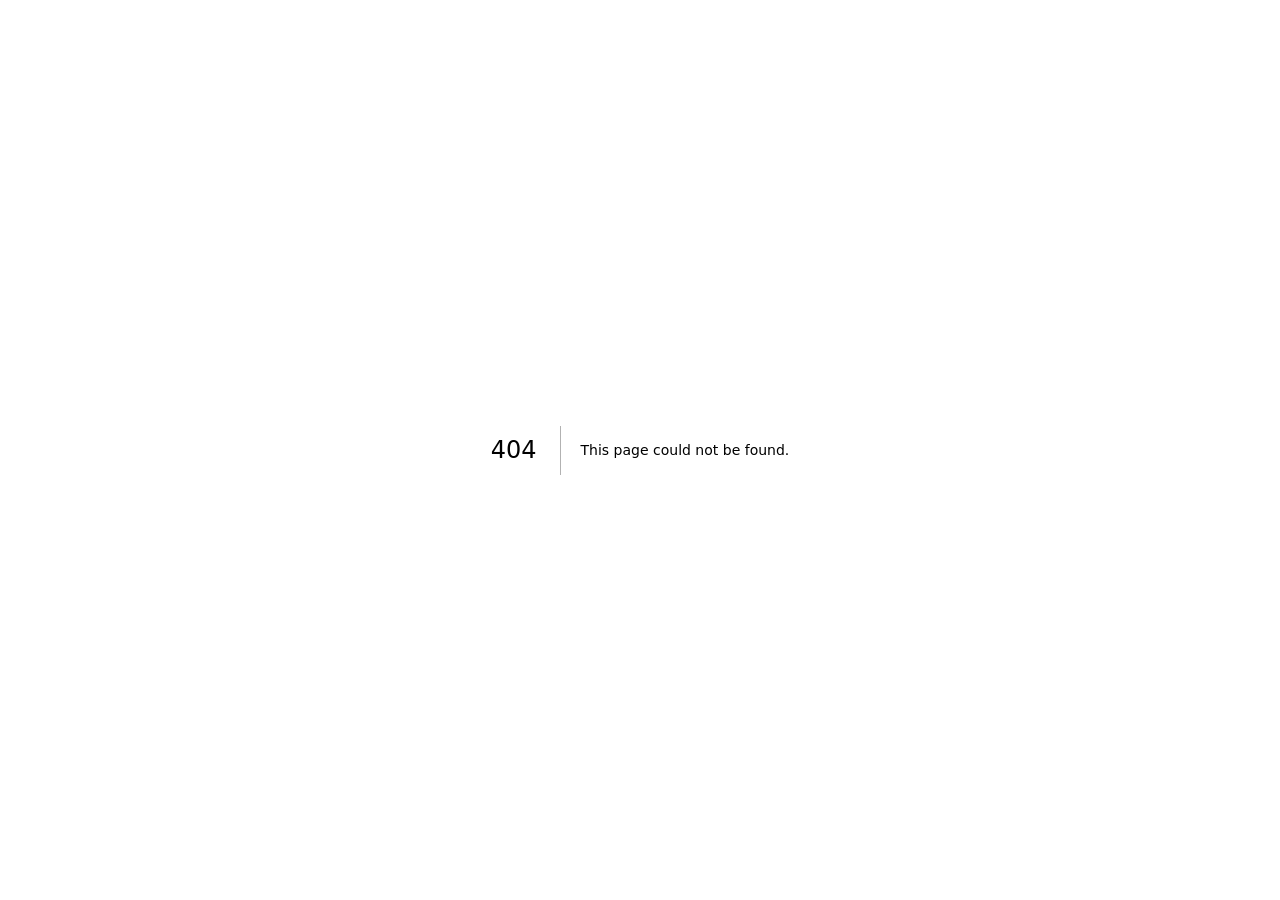
<file: 404/index.html>
<!DOCTYPE html><html><head><meta charSet="utf-8"/><meta name="viewport" content="width=device-width, initial-scale=1"/><link rel="preload" as="script" fetchPriority="low" href="/_next/static/chunks/1x6obpmlu1_c2.js"/><script src="/_next/static/chunks/2rq17bbyxsfng.js" async=""></script><script src="/_next/static/chunks/3wbm-994r45kr.js" async=""></script><script src="/_next/static/chunks/3--x-72jjb_q9.js" async=""></script><script src="/_next/static/chunks/turbopack-3-ry682tkyiqk.js" async=""></script><script src="/_next/static/chunks/0umf92h1sb77c.js" async=""></script><meta name="robots" content="noindex"/><link rel="icon" href="/favicon.ico?favicon.117ezoe8m31dk.ico" sizes="48x48" type="image/x-icon"/><meta name="next-size-adjust" content=""/><title>404: This page could not be found.</title><script src="/_next/static/chunks/0cz1d0mv5g_q7.js" noModule=""></script></head><body><div hidden=""><!--$--><!--/$--></div><div style="font-family:system-ui,&quot;Segoe UI&quot;,Roboto,Helvetica,Arial,sans-serif,&quot;Apple Color Emoji&quot;,&quot;Segoe UI Emoji&quot;;height:100vh;text-align:center;display:flex;flex-direction:column;align-items:center;justify-content:center"><div><style>body{color:#000;background:#fff;margin:0}.next-error-h1{border-right:1px solid rgba(0,0,0,.3)}@media (prefers-color-scheme:dark){body{color:#fff;background:#000}.next-error-h1{border-right:1px solid rgba(255,255,255,.3)}}</style><h1 class="next-error-h1" style="display:inline-block;margin:0 20px 0 0;padding:0 23px 0 0;font-size:24px;font-weight:500;vertical-align:top;line-height:49px">404</h1><div style="display:inline-block"><h2 style="font-size:14px;font-weight:400;line-height:49px;margin:0">This page could not be found.</h2></div></div></div><!--$--><!--/$--><script id="_R_">(globalThis["TURBOPACK"] || (globalThis["TURBOPACK"] = [])).push({"otherChunks":["static/chunks/1x6obpmlu1_c2.js","static/chunks/2rq17bbyxsfng.js","static/chunks/3wbm-994r45kr.js","static/chunks/3--x-72jjb_q9.js"],"runtimeModuleIds":[94553]});</script><script src="/_next/static/chunks/1x6obpmlu1_c2.js" async=""></script><script>(self.__next_f=self.__next_f||[]).push([0])</script><script>self.__next_f.push([1,"1:\"$Sreact.fragment\"\n2:\"/_next/static/chunks/0umf92h1sb77c.js\"\n3:I[39756,[\"$2\"],\"default\"]\n4:I[37457,[\"$2\"],\"default\"]\n8:I[97367,[\"$2\"],\"OutletBoundary\"]\n9:\"$Sreact.suspense\"\nb:\"ViewportBoundary\"\nc:I[97367,[\"$2\"],\"$b\"]\ne:\"MetadataBoundary\"\nf:I[97367,[\"$2\"],\"$e\"]\n11:I[68027,[\"$2\"],\"default\",1]\n6:X\n7:[[\"children\",{\"s\":\"__PAGE__\",\"h\":512,\"d\":{\"r\":[\"$\",\"$1\",\"c\",{\"children\":[[[\"$\",\"title\",null,{\"children\":\"404: This page could not be found.\"}],[\"$\",\"div\",null,{\"style\":\"$0:t:t:d:r:props:children:1:props:children:props:children:props:notFound:0:1:props:style\",\"children\":[\"$\",\"div\",null,{\"children\":[[\"$\",\"style\",null,{\"dangerouslySetInnerHTML\":{\"__html\":\"body{color:#000;background:#fff;margin:0}.next-error-h1{border-right:1px solid rgba(0,0,0,.3)}@media (prefers-color-scheme:dark){body{color:#fff;background:#000}.next-error-h1{border-right:1px solid rgba(255,255,255,.3)}}\"}}],[\"$\",\"h1\",null,{\"className\":\"next-error-h1\",\"style\":\"$0:t:t:d:r:props:children:1:props:children:props:children:props:notFound:0:1:props:children:props:children:1:props:style\",\"children\":404}],[\"$\",\"div\",null,{\"style\":\"$0:t:t:d:r:props:children:1:props:children:props:children:props:notFound:0:1:props:children:props:children:2:props:style\",\"children\":[\"$\",\"h2\",null,{\"style\":\"$0:t:t:d:r:props:children:1:props:children:props:children:props:notFound:0:1:props:children:props:children:2:props:children:props:style\",\"children\":\"This page could not be found.\"}]}]]}]}]],null,[\"$\",\"$L8\",null,{\"children\":[\"$\",\"$9\",null,{\"name\":\"Next.MetadataOutlet\",\"children\":\"$@a\"}]}]]}],\"p\":false,\"v\":null}}]]\n5:[[\"children\",{\"s\":\"/_not-found\",\"h\":512,\"d\":{\"r\":[\"$\",\"$1\",\"c\",{\"children\":[null,[\"$\",\"$L3\",null,{\"parallelRouterKey\":\"children\",\"error\":\"$undefined\",\"errorStyles\":\"$undefined\",\"errorScripts\":\"$undefined\",\"template\":[\"$\",\"$L4\",null,{}],\"templateStyles\":\"$undefined\",\"templateScripts\":\"$undefined\",\"notFound\":\"$undefined\",\"forbidden\":\"$undefined\",\"unauthorized\":\"$undefined\"}]]}],\"p\":false,\"v\":\"$6\"},\"c\":\"$Q7\"}]]\n0:{\"P\":null,\"c\":[\"\",\"_not-found\",\"\"],\"q\":\"\",\"i\":false,\"t\":{\"t\":{\"s\":\"\",\"h\":528,\"d\":{\"r\":[\"$\",\"$1\",\"c\",{\"children\":[[[\"$\",\"script\",\"script-0\",{\"src\":\"/_next/static/chunks/0umf92h1sb77c.js\",\"async\":true,\"nonce\":\"$undefined\"}]],[\"$\",\"html\",null,{\"children\":[\"$\",\"body\",null,{\"children\":[\"$\",\"$L3\",null,{\"parallelRouterKey\":\"children\",\"error\":\"$undefined\",\"errorStyles\":\"$undefined\",\"errorScripts\":\"$undefined\",\"template\":[\"$\",\"$L4\",null,{}],\"templateStyles\":\"$undefined\",\"templateScripts\":\"$undefined\",\"notFound\":[[[\"$\",\"title\",null,{\"children\":\"404: This page could not be found.\"}],[\"$\",\"div\",null,{\"style\":{\"fontFamily\":\"system-ui,\\\"Segoe UI\\\",Roboto,Helvetica,Arial,sans-serif,\\\"Apple Color Emoji\\\",\\\"Segoe UI Emoji\\\"\",\"height\":\"100vh\",\"textAlign\":\"center\",\"display\":\"flex\",\"flexDirection\":\"column\",\"alignItems\":\"center\",\"justifyContent\":\"center\"},\"children\":[\"$\",\"div\",null,{\"children\":[[\"$\",\"style\",null,{\"dangerouslySetInnerHTML\":{\"__html\":\"body{color:#000;background:#fff;margin:0}.next-error-h1{border-right:1px solid rgba(0,0,0,.3)}@media (prefers-color-scheme:dark){body{color:#fff;background:#000}.next-error-h1{border-right:1px solid rgba(255,255,255,.3)}}\"}}],[\"$\",\"h1\",null,{\"className\":\"next-error-h1\",\"style\":{\"display\":\"inline-block\",\"margin\":\"0 20px 0 0\",\"padding\":\"0 23px 0 0\",\"fontSize\":24,\"fontWeight\":500,\"verticalAlign\":\"top\",\"lineHeight\":\"49px\"},\"children\":404}],[\"$\",\"div\",null,{\"style\":{\"display\":\"inline-block\"},\"children\":[\"$\",\"h2\",null,{\"style\":{\"fontSize\":14,\"fontWeight\":400,\"lineHeight\":\"49px\",\"margin\":0},\"children\":\"This page could not be found.\"}]}]]}]}]],[]],\"forbidden\":\"$undefined\",\"unauthorized\":\"$undefined\"}]}]}]]}],\"p\":false,\"v\":null},\"c\":\"$Q5\"},\"h\":{\"r\":[\"$\",\"$1\",\"h\",{\"children\":[[\"$\",\"meta\",null,{\"name\":\"robots\",\"content\":\"noindex\"}],[\"$\",\"$Lc\",null,{\"children\":\"$Ld\"}],[\"$\",\"$Lf\",null,{\"children\":[[\"$\",\"div\",null,{\"hidden\":true,\"children\":[\"$\",\"$9\",null,{\"name\":\"Next.Metadata\",\"children\":\"$L10\"}]}],null]}],[\"$\",\"meta\",null,{\"name\":\"next-size-adjust\",\"content\":\"\"}]]}],\"p\":false,\"v\":null}},\"m\":\"$undefined\",\"G\":[\"$11\",[]],\"S\":true,\"r\":\"$undefined\",\"s\":\"$undefined\",\"a\":\"$undefined\",\"l\":\"$undefined\",\"p\":\"$undefined\",\"d\":\"$undefined\",\"b\":\"LdM-JXoPRak29Cl_cwbgb\"}\n6:C\nd:[[\"$\",\"meta\",\"0\",{\"charSet\":\"utf-8\"}],[\"$\",\"meta\",\"1\",{\"name\":\"viewport\",\"content\":\"width=device-width, initial-scale=1\"}]]\n12:I[27201,[\"$2\"],\"IconMark\"]\na:null\n10:[[\"$\",\"link\",\"0\",{\"rel\":\"icon\",\"href\":\"/favicon.ico?favicon.117ezoe8m31dk.ico\",\"sizes\":\"48x48\",\"type\":\"image/x-icon\"}],[\"$\",\"$L12\",\"1\",{}]]\n"])</script></body></html>
</file>
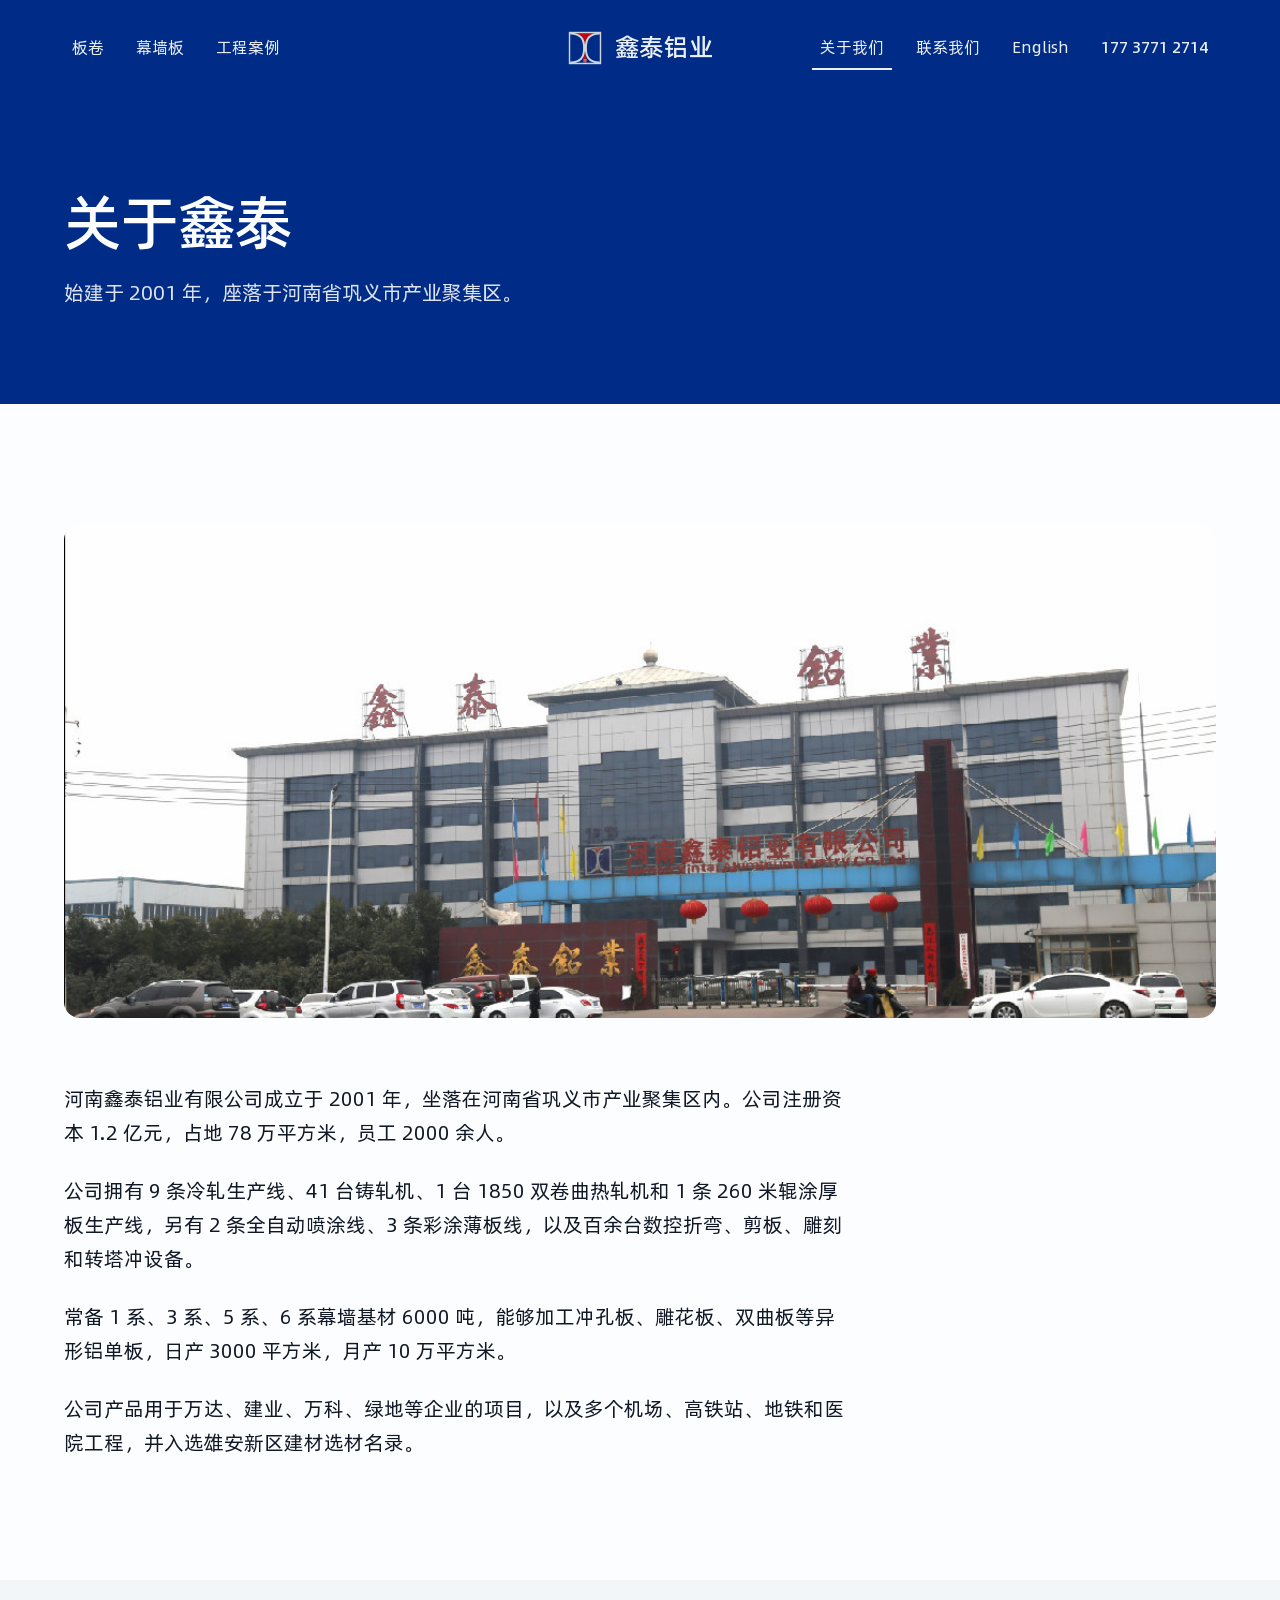
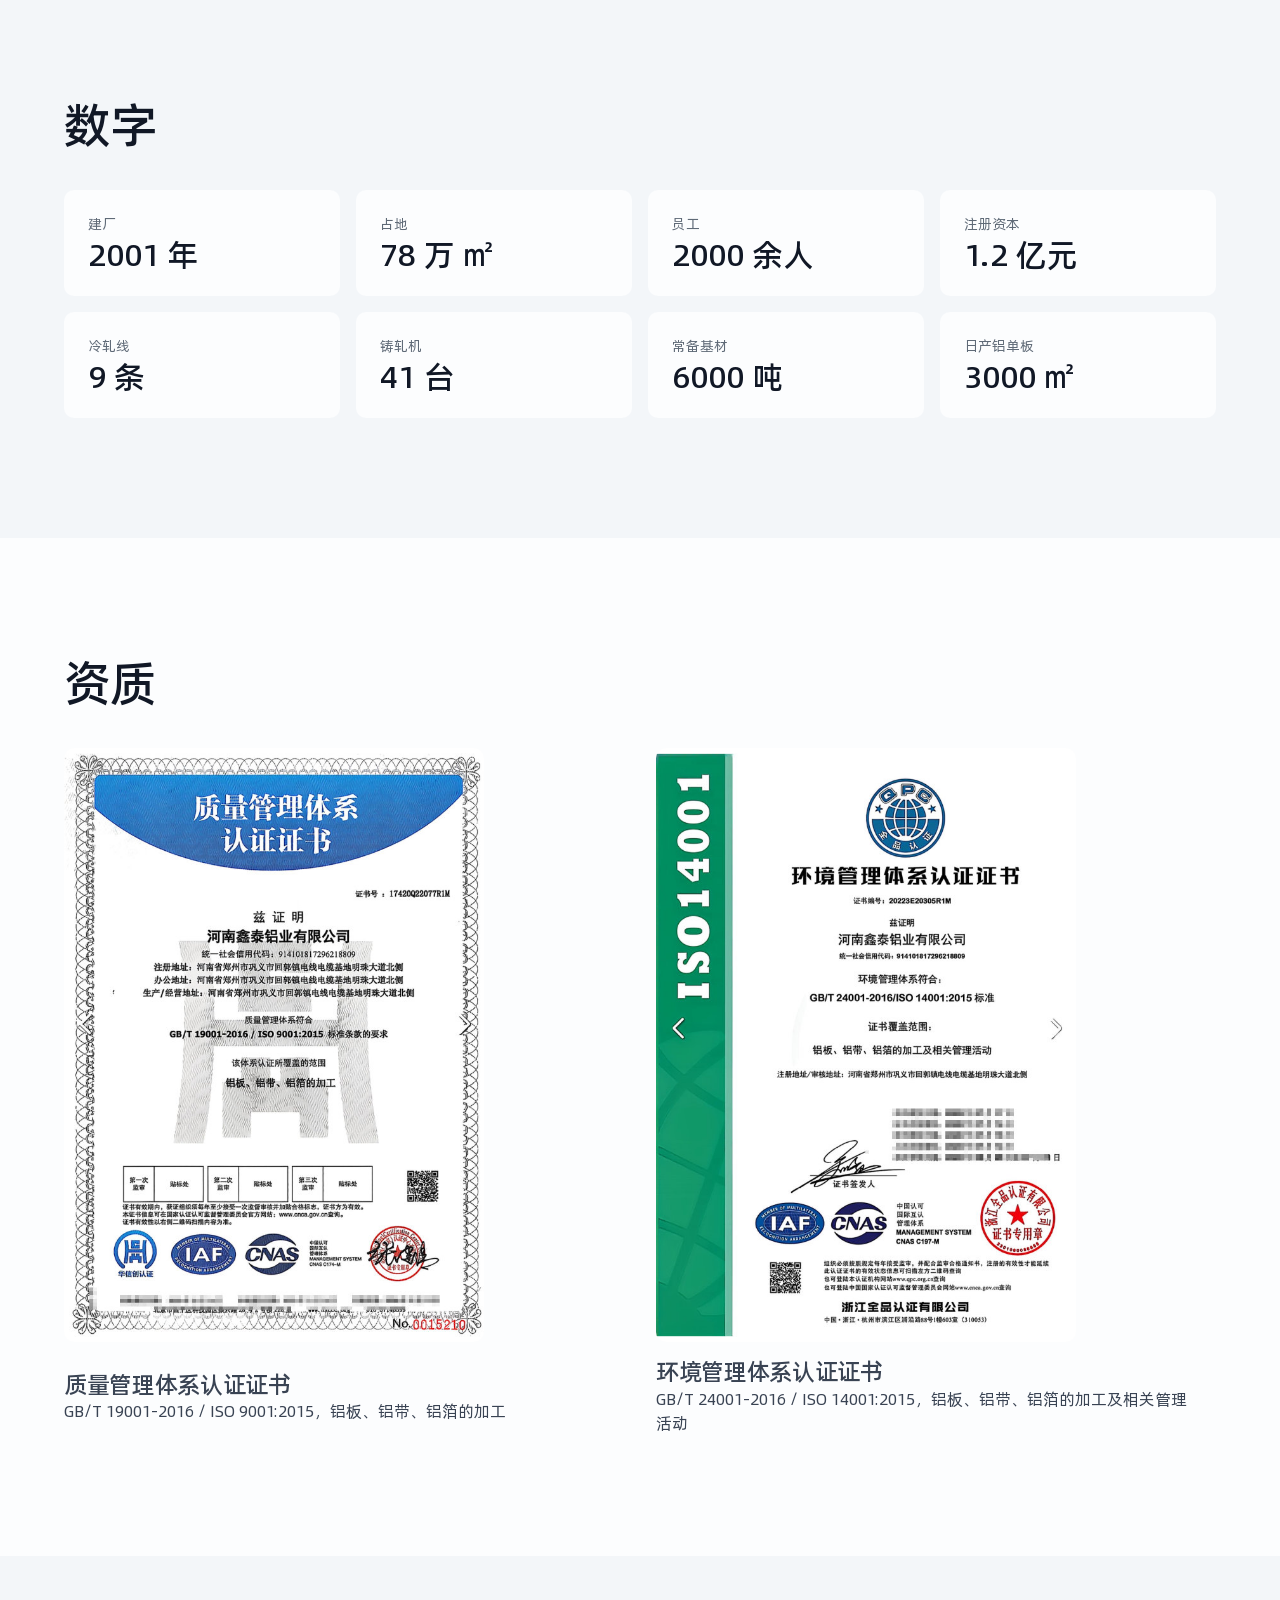
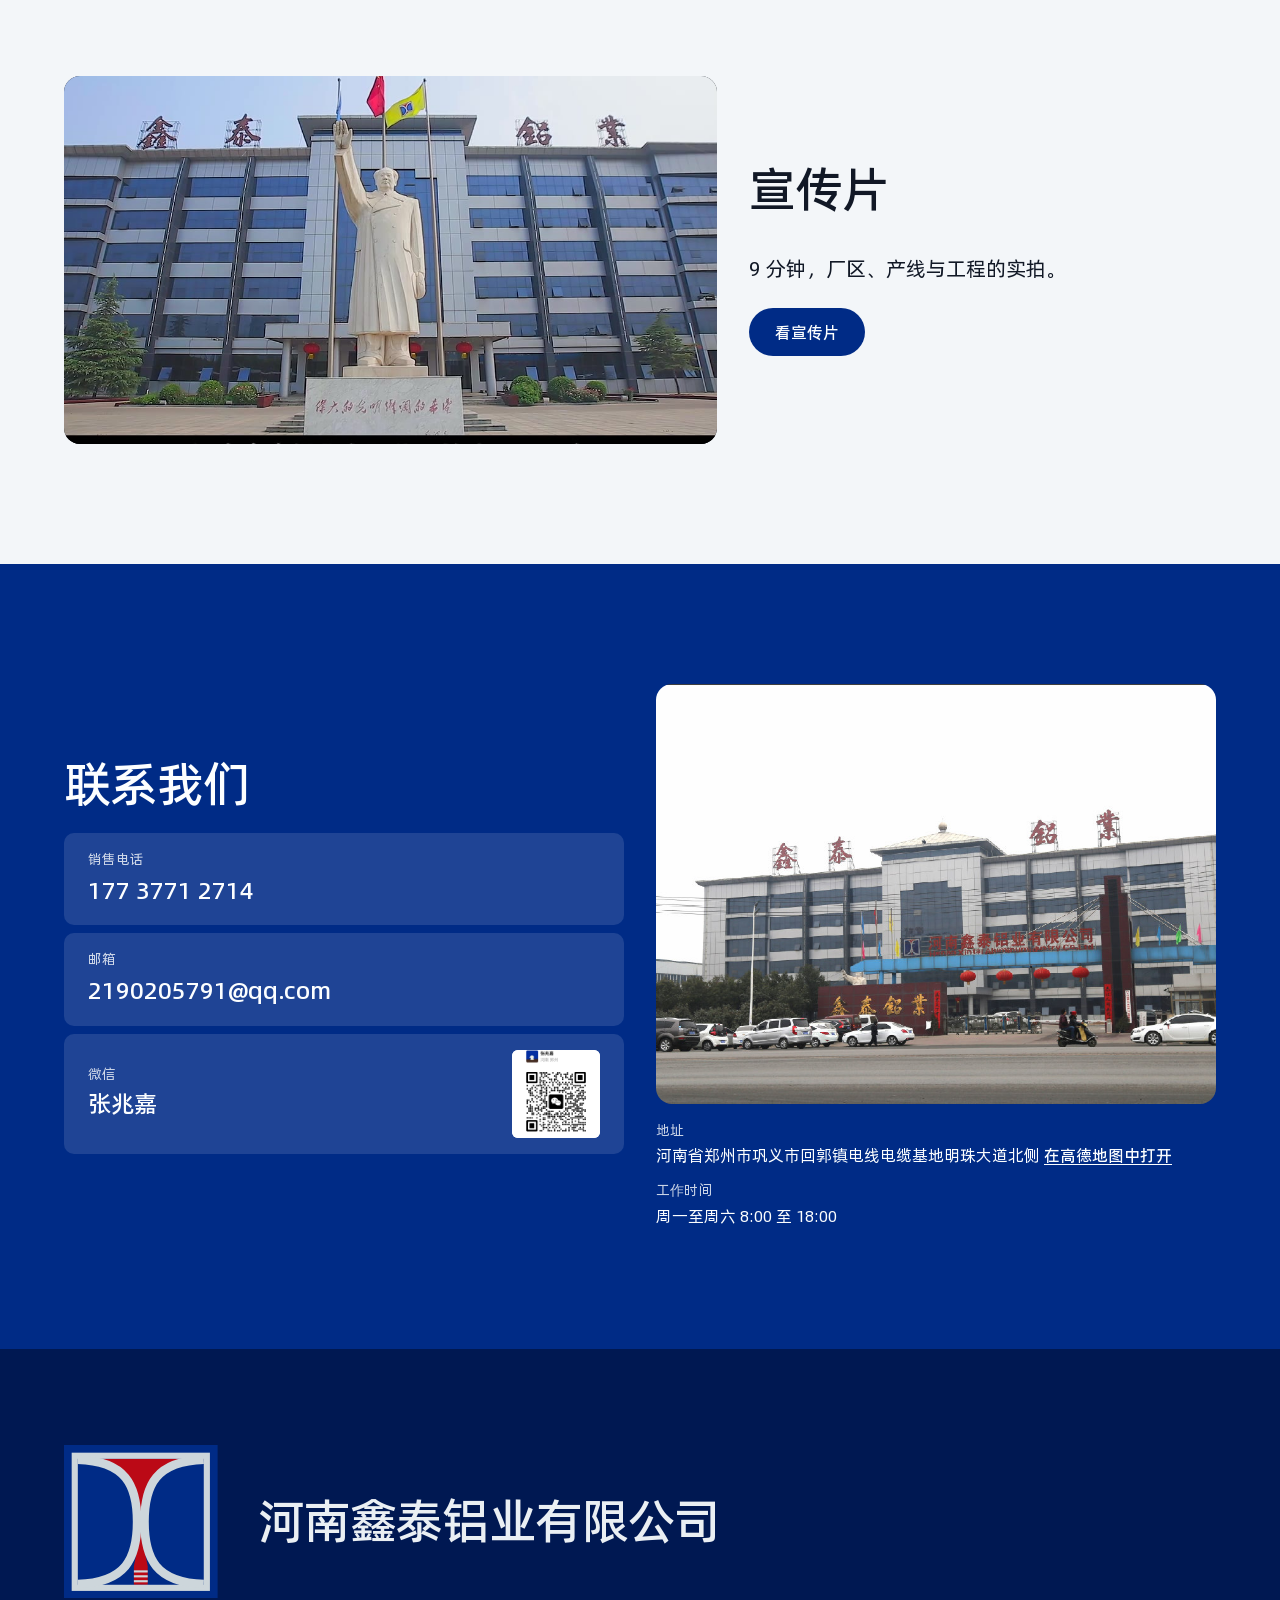
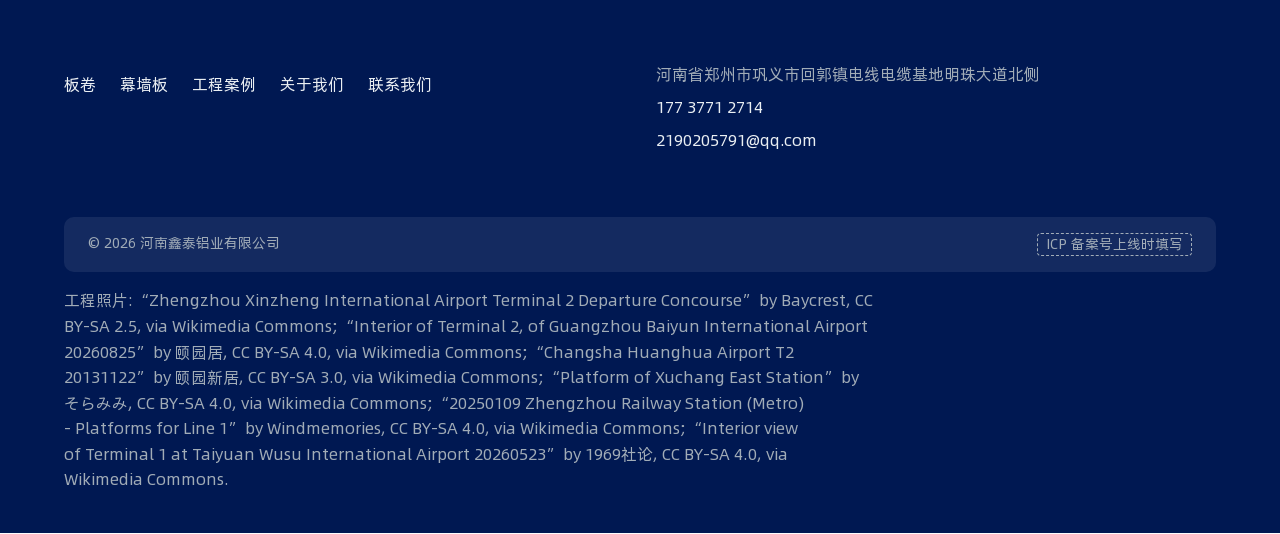
<file: about/index.html>
<!DOCTYPE html><html lang="zh-CN" class="xQu8lq_variable XcACya_variable"><head><meta charSet="utf-8"/><meta name="viewport" content="width=device-width, initial-scale=1"/><link rel="preload" href="/_next/static/media/inter_latin_wght-s.p.0gsaq8ukbf34m.woff2" as="font" crossorigin="" type="font/woff2"/><link rel="preload" href="/_next/static/media/puhuiti_55-s.p.4402fbn1cs9l2.woff2" as="font" crossorigin="" type="font/woff2"/><link rel="preload" href="/_next/static/media/puhuiti_65-s.p.22xmm4lip3usy.woff2" as="font" crossorigin="" type="font/woff2"/><link rel="preload" href="/photos/factory-front.jpg" as="image"/><link rel="stylesheet" href="/_next/static/chunks/1a0ej_q9n5fee.css" data-precedence="next"/><link rel="preload" as="script" fetchPriority="low" href="/_next/static/chunks/1x6obpmlu1_c2.js"/><script src="/_next/static/chunks/2rq17bbyxsfng.js" async=""></script><script src="/_next/static/chunks/3wbm-994r45kr.js" async=""></script><script src="/_next/static/chunks/3--x-72jjb_q9.js" async=""></script><script src="/_next/static/chunks/turbopack-3-ry682tkyiqk.js" async=""></script><script src="/_next/static/chunks/0umf92h1sb77c.js" async=""></script><script src="/_next/static/chunks/3f8eg8-eeubav.js" async=""></script><script src="/_next/static/chunks/2bqokf3v_fvp8.js" async=""></script><title>关于鑫泰 · 鑫泰铝业</title><meta name="description" content="始建于 2001 年，座落于河南省巩义市产业聚集区。"/><link rel="icon" href="/favicon.ico?favicon.117ezoe8m31dk.ico" sizes="48x48" type="image/x-icon"/><meta name="next-size-adjust" content=""/><script src="/_next/static/chunks/0cz1d0mv5g_q7.js" noModule=""></script></head><body><div hidden=""><!--$--><!--/$--></div><header class="nav"><div class="container nav__row"><nav class="nav__group nav__group--left" aria-label="产品"><ul class="nav__links"><li><a href="/products/sheet-coil/">板卷</a></li><li><a href="/products/curtain-wall/">幕墙板</a></li><li><a href="/projects/">工程案例</a></li></ul></nav><a class="nav__brand" href="/" aria-label="河南鑫泰铝业有限公司"><svg class="logo" width="36" height="36" viewBox="0 0 100 100" focusable="false" role="img" aria-label="河南鑫泰铝业有限公司"><rect width="100" height="100" fill="var(--color-brand)"></rect><path d="M9 9 H91 V9.5 C60 10.5 52.4 26 52.4 50 H47.6 C47.6 26 40 10.5 9 9.5 Z" fill="var(--color-brand-red)"></path><path d="M50 56 L54.5 79 V91 H45.5 V79 Z" fill="var(--color-brand-red)"></path><g fill="var(--color-brand-silver)"><rect x="45.5" y="81.6" width="9" height="1.4"></rect><rect x="45.5" y="84.8" width="9" height="1.4"></rect><rect x="45.5" y="88" width="9" height="1.4"></rect></g><g fill="none" stroke="var(--color-brand-silver)"><rect x="7" y="7" width="86" height="86" stroke-width="4"></rect><path d="M9 9.5 C40 10.5 47.6 26 47.6 50 C47.6 74 40 89.5 9 90.5" stroke-width="5.6"></path><path d="M91 9.5 C60 10.5 52.4 26 52.4 50 C52.4 74 60 89.5 91 90.5" stroke-width="5.6"></path></g></svg><span>鑫泰铝业</span></a><div class="nav__group nav__group--right"><nav aria-label="菜单"><ul class="nav__links"><li><a href="/about/" aria-current="page">关于我们</a></li><li><a href="/contact/">联系我们</a></li></ul></nav><a class="nav__lang" href="/en/about/" lang="en" hrefLang="en">English</a><a class="nav__phone num" href="tel:+8617737712714">177 3771 2714</a></div><button type="button" class="nav__toggle" aria-expanded="false" aria-controls="nav-menu"><span class="visually-hidden">菜单</span><svg width="24" height="24" viewBox="0 0 24 24" aria-hidden="true" fill="none" stroke="currentColor" stroke-width="2" stroke-linecap="round"><path d="M4 7h16M4 12h16M4 17h16"></path></svg></button></div><div class="nav__menu" id="nav-menu" hidden=""><ul class="nav__links nav__links--menu"><li><a href="/products/sheet-coil/">板卷</a></li><li><a href="/products/curtain-wall/">幕墙板</a></li><li><a href="/projects/">工程案例</a></li><li><a href="/about/" aria-current="page">关于我们</a></li><li><a href="/contact/">联系我们</a></li><li><a href="/en/about/" lang="en">English</a></li><li><a href="tel:+8617737712714" class="num">177 3771 2714</a></li></ul></div></header><main id="main"><section class="chapter chapter--night page-head" data-tone="dark"><div class="container"><h1>关于鑫泰</h1><p class="lead">始建于 2001 年，座落于河南省巩义市产业聚集区。</p></div></section><section class="chapter chapter--paper section" data-tone="light"><div class="container"><figure class="about-figure" style="margin:0"><img src="/photos/factory-front.jpg" alt="鑫泰铝业厂区正门与办公楼" width="1075" height="663"/></figure><div class="prose" style="margin-top:var(--space-2xl)"><p>河南鑫泰铝业有限公司成立于 2001 年，坐落在河南省巩义市产业聚集区内。公司注册资本 1.2 亿元，占地 78 万平方米，员工 2000 余人。</p><p>公司拥有 9 条冷轧生产线、41 台铸轧机、1 台 1850 双卷曲热轧机和 1 条 260 米辊涂厚板生产线，另有 2 条全自动喷涂线、3 条彩涂薄板线，以及百余台数控折弯、剪板、雕刻和转塔冲设备。</p><p>常备 1 系、3 系、5 系、6 系幕墙基材 6000 吨，能够加工冲孔板、雕花板、双曲板等异形铝单板，日产 3000 平方米，月产 10 万平方米。</p><p>公司产品用于万达、建业、万科、绿地等企业的项目，以及多个机场、高铁站、地铁和医院工程，并入选雄安新区建材选材名录。</p></div></div></section><section class="chapter chapter--silver section" data-tone="light" aria-labelledby="facts-title"><div class="container"><h2 id="facts-title">数字</h2><dl class="facts"><div><dt>建厂</dt><dd>2001 年</dd></div><div><dt>占地</dt><dd>78 万 ㎡</dd></div><div><dt>员工</dt><dd>2000 余人</dd></div><div><dt>注册资本</dt><dd>1.2 亿元</dd></div><div><dt>冷轧线</dt><dd>9 条</dd></div><div><dt>铸轧机</dt><dd>41 台</dd></div><div><dt>常备基材</dt><dd>6000 吨</dd></div><div><dt>日产铝单板</dt><dd>3000 ㎡</dd></div></dl></div></section><section class="chapter chapter--paper section" data-tone="light" aria-labelledby="certs-title"><div class="container"><h2 id="certs-title">资质</h2><div class="certs"><figure><img src="/certs/iso9001.jpg" alt="质量管理体系认证证书" width="662" height="936" loading="lazy"/><figcaption><h3>质量管理体系认证证书</h3><p>GB/T 19001-2016 / ISO 9001:2015，铝板、铝带、铝箔的加工</p></figcaption></figure><figure><img src="/certs/iso14001.jpg" alt="环境管理体系认证证书" width="662" height="936" loading="lazy"/><figcaption><h3>环境管理体系认证证书</h3><p>GB/T 24001-2016 / ISO 14001:2015，铝板、铝带、铝箔的加工及相关管理活动</p></figcaption></figure></div></div></section><section class="chapter chapter--paper-2 section" data-tone="light" aria-labelledby="film-title2"><div class="container film-card"><div class="clip"><video muted="" loop="" playsInline="" preload="metadata" poster="/media/aerial.jpg" aria-label="宣传片" width="1440" height="600"><source src="/media/aerial.mp4" type="video/mp4"/></video><button type="button" class="clip__pause" aria-pressed="false">暂停</button></div><div><h2 id="film-title2">宣传片</h2><p class="lead" style="margin-bottom:var(--space-lg)">9 分钟，厂区、产线与工程的实拍。</p><button type="button" class="btn">看宣传片</button></div></div></section><section class="band band--brand contact" aria-labelledby="contact-title"><div class="container split split--even"><div class="split__text"><h2 id="contact-title" data-reveal="true">联系我们</h2><div class="cells" data-reveal="true" style="--i:2"><a class="cell" href="tel:+8617737712714"><small>销售电话</small><strong class="num">177 3771 2714</strong></a><a class="cell" href="mailto:2190205791@qq.com"><small>邮箱</small><strong>2190205791@qq.com</strong></a><div class="cell cell--qr"><div><small>微信</small><strong>张兆嘉</strong></div><img src="/photos/wechat-qr.jpg" alt="销售微信二维码" width="88" height="88" loading="lazy"/></div></div></div><div class="split__proof"><div class="proof"><img class="" src="/photos/factory-front.jpg" alt="鑫泰铝业厂区正门与办公楼" width="1075" height="663" loading="lazy"/></div><dl class="contact__meta"><div><dt>地址</dt><dd>河南省郑州市巩义市回郭镇电线电缆基地明珠大道北侧<!-- --> <a class="textlink" href="https://uri.amap.com/search?keyword=%E6%B2%B3%E5%8D%97%E9%91%AB%E6%B3%B0%E9%93%9D%E4%B8%9A%E6%9C%89%E9%99%90%E5%85%AC%E5%8F%B8&amp;city=%E5%B7%A9%E4%B9%89" target="_blank" rel="noopener">在高德地图中打开</a></dd></div><div><dt>工作时间</dt><dd>周一至周六 8:00 至 18:00</dd></div></dl></div></div></section><!--$--><!--/$--></main><footer class="footer chapter chapter--night" data-tone="dark"><div class="container"><div class="footer__mark"><svg class="logo" width="240" height="240" viewBox="0 0 100 100" focusable="false" role="img" aria-label="河南鑫泰铝业有限公司"><rect width="100" height="100" fill="var(--color-brand)"></rect><path d="M9 9 H91 V9.5 C60 10.5 52.4 26 52.4 50 H47.6 C47.6 26 40 10.5 9 9.5 Z" fill="var(--color-brand-red)"></path><path d="M50 56 L54.5 79 V91 H45.5 V79 Z" fill="var(--color-brand-red)"></path><g fill="var(--color-brand-silver)"><rect x="45.5" y="81.6" width="9" height="1.4"></rect><rect x="45.5" y="84.8" width="9" height="1.4"></rect><rect x="45.5" y="88" width="9" height="1.4"></rect></g><g fill="none" stroke="var(--color-brand-silver)"><rect x="7" y="7" width="86" height="86" stroke-width="4"></rect><path d="M9 9.5 C40 10.5 47.6 26 47.6 50 C47.6 74 40 89.5 9 90.5" stroke-width="5.6"></path><path d="M91 9.5 C60 10.5 52.4 26 52.4 50 C52.4 74 60 89.5 91 90.5" stroke-width="5.6"></path></g></svg><h2>河南鑫泰铝业有限公司</h2></div><div class="footer__cols"><ul class="footer__links"><li><a href="/products/sheet-coil/">板卷</a></li><li><a href="/products/curtain-wall/">幕墙板</a></li><li><a href="/projects/">工程案例</a></li><li><a href="/about/">关于我们</a></li><li><a href="/contact/">联系我们</a></li></ul><div class="footer__contact"><p>河南省郑州市巩义市回郭镇电线电缆基地明珠大道北侧</p><p><a href="tel:+8617737712714">177 3771 2714</a></p><p><a href="mailto:2190205791@qq.com">2190205791@qq.com</a></p></div></div><div class="footer__legal"><span>© 2026 河南鑫泰铝业有限公司</span><span class="fill" data-fill="icp">ICP 备案号上线时填写</span></div><p class="footer__credits" data-credits="true">工程照片<!-- -->: <span>“Zhengzhou Xinzheng International Airport Terminal 2 Departure Concourse” by Baycrest, CC BY-SA 2.5, via Wikimedia Commons<!-- -->; </span><span>“Interior of Terminal 2, of Guangzhou Baiyun International Airport 20260825” by 颐园居, CC BY-SA 4.0, via Wikimedia Commons<!-- -->; </span><span>“Changsha Huanghua Airport T2 20131122” by 颐园新居, CC BY-SA 3.0, via Wikimedia Commons<!-- -->; </span><span>“Platform of Xuchang East Station” by そらみみ, CC BY-SA 4.0, via Wikimedia Commons<!-- -->; </span><span>“20250109 Zhengzhou Railway Station (Metro) - Platforms for Line 1” by Windmemories, CC BY-SA 4.0, via Wikimedia Commons<!-- -->; </span><span>“Interior view of Terminal 1 at Taiyuan Wusu International Airport 20260523” by 1969社论, CC BY-SA 4.0, via Wikimedia Commons<!-- -->.</span></p></div></footer><span class="visually-hidden">河南鑫泰铝业有限公司</span><script id="_R_">(globalThis["TURBOPACK"] || (globalThis["TURBOPACK"] = [])).push({"otherChunks":["static/chunks/1x6obpmlu1_c2.js","static/chunks/2rq17bbyxsfng.js","static/chunks/3wbm-994r45kr.js","static/chunks/3--x-72jjb_q9.js"],"runtimeModuleIds":[94553]});</script><script src="/_next/static/chunks/1x6obpmlu1_c2.js" async=""></script><script>(self.__next_f=self.__next_f||[]).push([0])</script><script>self.__next_f.push([1,"1:\"$Sreact.fragment\"\n2:\"/_next/static/chunks/0umf92h1sb77c.js\"\n3:I[39756,[\"$2\"],\"default\"]\n4:I[37457,[\"$2\"],\"default\"]\n7:\"/_next/static/chunks/3f8eg8-eeubav.js\"\n8:I[84834,[\"$7\"],\"Nav\"]\n13:\"ViewportBoundary\"\n14:I[97367,[\"$2\"],\"$13\"]\n16:\"MetadataBoundary\"\n17:I[97367,[\"$2\"],\"$16\"]\n18:\"$Sreact.suspense\"\n1a:I[68027,[],\"default\",1]\n:HL[\"/_next/static/chunks/1a0ej_q9n5fee.css\",\"style\"]\n:HL[\"/_next/static/media/inter_latin_wght-s.p.0gsaq8ukbf34m.woff2\",\"font\",{\"crossOrigin\":\"\",\"type\":\"font/woff2\"}]\n:HL[\"/_next/static/media/puhuiti_55-s.p.4402fbn1cs9l2.woff2\",\"font\",{\"crossOrigin\":\"\",\"type\":\"font/woff2\"}]\n:HL[\"/_next/static/media/puhuiti_65-s.p.22xmm4lip3usy.woff2\",\"font\",{\"crossOrigin\":\"\",\"type\":\"font/woff2\"}]\n5:X\n11:[[\"children\",{\"s\":\"__PAGE__\",\"h\":512,\"d\":{\"r\":\"$L12\",\"p\":false,\"v\":null}}]]\nf:[[\"children\",{\"s\":\"about\",\"h\":512,\"d\":{\"r\":\"$L10\",\"p\":false,\"v\":\"$5\"},\"c\":\"$Q11\"}]]\n6:[[\"children\",{\"s\":\"(zh)\",\"h\":528,\"d\":{\"r\":[\"$\",\"$1\",\"c\",{\"children\":[[[\"$\",\"link\",\"0\",{\"rel\":\"stylesheet\",\"href\":\"/_next/static/chunks/1a0ej_q9n5fee.css\",\"precedence\":\"next\",\"crossOrigin\":\"$undefined\",\"nonce\":\"$undefined\"}],[\"$\",\"script\",\"script-0\",{\"src\":\"/_next/static/chunks/3f8eg8-eeubav.js\",\"async\":true,\"nonce\":\"$undefined\"}]],[\"$\",\"html\",null,{\"lang\":\"zh-CN\",\"className\":\"xQu8lq_variable XcACya_variable\",\"children\":[\"$\",\"body\",null,{\"children\":[[\"$\",\"$L8\",null,{\"lang\":\"zh\"}],[\"$\",\"main\",null,{\"id\":\"main\",\"children\":[\"$\",\"$L3\",null,{\"parallelRouterKey\":\"children\",\"error\":\"$undefined\",\"errorStyles\":\"$undefined\",\"errorScripts\":\"$undefined\",\"template\":[\"$\",\"$L4\",null,{}],\"templateStyles\":\"$undefined\",\"templateScripts\":\"$undefined\",\"notFound\":[[[\"$\",\"title\",null,{\"children\":\"404: This page could not be found.\"}],[\"$\",\"div\",null,{\"style\":\"$0:t:t:d:r:props:children:1:props:notFound:0:1:props:style\",\"children\":[\"$\",\"div\",null,{\"children\":[[\"$\",\"style\",null,{\"dangerouslySetInnerHTML\":{\"__html\":\"body{color:#000;background:#fff;margin:0}.next-error-h1{border-right:1px solid rgba(0,0,0,.3)}@media (prefers-color-scheme:dark){body{color:#fff;background:#000}.next-error-h1{border-right:1px solid rgba(255,255,255,.3)}}\"}}],[\"$\",\"h1\",null,{\"className\":\"next-error-h1\",\"style\":\"$0:t:t:d:r:props:children:1:props:notFound:0:1:props:children:props:children:1:props:style\",\"children\":404}],[\"$\",\"div\",null,{\"style\":\"$0:t:t:d:r:props:children:1:props:notFound:0:1:props:children:props:children:2:props:style\",\"children\":[\"$\",\"h2\",null,{\"style\":\"$0:t:t:d:r:props:children:1:props:notFound:0:1:props:children:props:children:2:props:children:props:style\",\"children\":\"This page could not be found.\"}]}]]}]}]],[]],\"forbidden\":\"$undefined\",\"unauthorized\":\"$undefined\"}]}],[\"$\",\"footer\",null,{\"className\":\"footer chapter chapter--night\",\"data-tone\":\"dark\",\"children\":[\"$\",\"div\",null,{\"className\":\"container\",\"children\":[[\"$\",\"div\",null,{\"className\":\"footer__mark\",\"children\":[[\"$\",\"svg\",null,{\"className\":\"logo\",\"width\":240,\"height\":240,\"viewBox\":\"0 0 100 100\",\"focusable\":\"false\",\"role\":\"img\",\"aria-label\":\"河南鑫泰铝业有限公司\",\"children\":[[\"$\",\"rect\",null,{\"width\":\"100\",\"height\":\"100\",\"fill\":\"var(--color-brand)\"}],[\"$\",\"path\",null,{\"d\":\"M9 9 H91 V9.5 C60 10.5 52.4 26 52.4 50 H47.6 C47.6 26 40 10.5 9 9.5 Z\",\"fill\":\"var(--color-brand-red)\"}],[\"$\",\"path\",null,{\"d\":\"M50 56 L54.5 79 V91 H45.5 V79 Z\",\"fill\":\"var(--color-brand-red)\"}],[\"$\",\"g\",null,{\"fill\":\"var(--color-brand-silver)\",\"children\":[[\"$\",\"rect\",null,{\"x\":\"45.5\",\"y\":\"81.6\",\"width\":\"9\",\"height\":\"1.4\"}],[\"$\",\"rect\",null,{\"x\":\"45.5\",\"y\":\"84.8\",\"width\":\"9\",\"height\":\"1.4\"}],[\"$\",\"rect\",null,{\"x\":\"45.5\",\"y\":\"88\",\"width\":\"9\",\"height\":\"1.4\"}]]}],[\"$\",\"g\",null,{\"fill\":\"none\",\"stroke\":\"var(--color-brand-silver)\",\"children\":[[\"$\",\"rect\",null,{\"x\":\"7\",\"y\":\"7\",\"width\":\"86\",\"height\":\"86\",\"strokeWidth\":\"4\"}],[\"$\",\"path\",null,{\"d\":\"M9 9.5 C40 10.5 47.6 26 47.6 50 C47.6 74 40 89.5 9 90.5\",\"strokeWidth\":\"5.6\"}],[\"$\",\"path\",null,{\"d\":\"M91 9.5 C60 10.5 52.4 26 52.4 50 C52.4 74 60 89.5 91 90.5\",\"strokeWidth\":\"5.6\"}]]}]]}],[\"$\",\"h2\",null,{\"children\":\"河南鑫泰铝业有限公司\"}]]}],[\"$\",\"div\",null,{\"className\":\"footer__cols\",\"children\":[[\"$\",\"ul\",null,{\"className\":\"footer__links\",\"children\":[[\"$\",\"li\",\"/products/sheet-coil/\",{\"children\":[\"$\",\"a\",null,{\"href\":\"/products/sheet-coil/\",\"children\":\"板卷\"}]}],[\"$\",\"li\",\"/products/curtain-wall/\",{\"children\":[\"$\",\"a\",null,{\"href\":\"/products/curtain-wall/\",\"children\":\"幕墙板\"}]}],[\"$\",\"li\",\"/projects/\",{\"children\":[\"$\",\"a\",null,{\"href\":\"/projects/\",\"children\":\"工程案例\"}]}],[\"$\",\"li\",\"/about/\",{\"children\":[\"$\",\"a\",null,{\"href\":\"/about/\",\"children\":\"关于我们\"}]}],[\"$\",\"li\",\"/contact/\",{\"children\":[\"$\",\"a\",null,{\"href\":\"/contact/\",\"children\":\"联系我们\"}]}]]}],[\"$\",\"div\",null,{\"className\":\"footer__contact\",\"children\":[[\"$\",\"p\",null,{\"children\":\"河南省郑州市巩义市回郭镇电线电缆基地明珠大道北侧\"}],\"$L9\",\"$La\"]}]]}],\"$Lb\",\"$Lc\"]}]}],\"$Ld\",\"$Le\"]}]}]]}],\"p\":false,\"v\":null},\"c\":\"$Qf\"}]]\n0:{\"P\":null,\"c\":[\"\",\"about\",\"\"],\"q\":\"\",\"i\":false,\"t\":{\"t\":{\"s\":\"\",\"h\":528,\"d\":{\"r\":[\"$\",\"$1\",\"c\",{\"children\":[null,[\"$\",\"$L3\",null,{\"parallelRouterKey\":\"children\",\"error\":\"$undefined\",\"errorStyles\":\"$undefined\",\"errorScripts\":\"$undefined\",\"template\":[\"$\",\"$L4\",null,{}],\"templateStyles\":\"$undefined\",\"templateScripts\":\"$undefined\",\"notFound\":[[[\"$\",\"title\",null,{\"children\":\"404: This page could not be found.\"}],[\"$\",\"div\",null,{\"style\":{\"fontFamily\":\"system-ui,\\\"Segoe UI\\\",Roboto,Helvetica,Arial,sans-serif,\\\"Apple Color Emoji\\\",\\\"Segoe UI Emoji\\\"\",\"height\":\"100vh\",\"textAlign\":\"center\",\"display\":\"flex\",\"flexDirection\":\"column\",\"alignItems\":\"center\",\"justifyContent\":\"center\"},\"children\":[\"$\",\"div\",null,{\"children\":[[\"$\",\"style\",null,{\"dangerouslySetInnerHTML\":{\"__html\":\"body{color:#000;background:#fff;margin:0}.next-error-h1{border-right:1px solid rgba(0,0,0,.3)}@media (prefers-color-scheme:dark){body{color:#fff;background:#000}.next-error-h1{border-right:1px solid rgba(255,255,255,.3)}}\"}}],[\"$\",\"h1\",null,{\"className\":\"next-error-h1\",\"style\":{\"display\":\"inline-block\",\"margin\":\"0 20px 0 0\",\"padding\":\"0 23px 0 0\",\"fontSize\":24,\"fontWeight\":500,\"verticalAlign\":\"top\",\"lineHeight\":\"49px\"},\"children\":404}],[\"$\",\"div\",null,{\"style\":{\"display\":\"inline-block\"},\"children\":[\"$\",\"h2\",null,{\"style\":{\"fontSize\":14,\"fontWeight\":400,\"lineHeight\":\"49px\",\"margin\":0},\"children\":\"This page could not be found.\"}]}]]}]}]],[]],\"forbidden\":\"$undefined\",\"unauthorized\":\"$undefined\"}]]}],\"p\":false,\"v\":\"$5\"},\"c\":\"$Q6\"},\"h\":{\"r\":[\"$\",\"$1\",\"h\",{\"children\":[null,[\"$\",\"$L14\",null,{\"children\":\"$L15\"}],[\"$\",\"$L17\",null,{\"children\":[[\"$\",\"div\",null,{\"hidden\":true,\"children\":[\"$\",\"$18\",null,{\"name\":\"Next.Metadata\",\"children\":\"$L19\"}]}],null]}],[\"$\",\"meta\",null,{\"name\":\"next-size-adjust\",\"content\":\"\"}]]}],\"p\":false,\"v\":null}},\"m\":\"$undefined\",\"G\":[\"$1a\",[]],\"S\":true,\"r\":\"$undefined\",\"s\":\"$undefined\",\"a\":\"$undefined\",\"l\":\"$undefined\",\"p\":\"$undefined\",\"d\":\"$undefined\",\"b\":\"LdM-JXoPRak29Cl_cwbgb\"}\n1b:I[97866,[\"$7\"],\"Effects\"]\n1c:\"/_next/static/chunks/2bqokf3v_fvp8.js\"\n1d:I[62138,[\"$7\",\"$1c\"],\"Clip\"]\n1e:I[68685,[\"$7\",\"$1c\"],\"FilmButton\"]\n:HL[\"/photos/factory-front.jpg\",\"image\"]\n5:C\n9:[\"$\",\"p\",null,{\"children\":[\"$\",\"a\",null,{\"href\":\"tel:+8617737712714\",\"children\":\"177 3771 2714\"}]}]\na:[\"$\",\"p\",null,{\"children\":[\"$\",\"a\",null,{\"href\":\"mailto:2190205791@qq.com\",\"children\":\"2190205791@qq.com\"}]}]\nb:[\"$\",\"div\",null,{\"className\":\"footer__legal\",\"children\":[[\"$\",\"span\",null,{\"children\":\"© 2026 河南鑫泰铝业有限公司\"}],[\"$\",\"span\",null,{\"className\":\"fill\",\"data-fill\":\"icp\",\"children\":\"ICP 备案号上线时填写\"}]]}]\nc:[\"$\",\"p\",null,{\"className\":\"footer__credits\",\"data-credits\":true,\"children\":[\"工程照片\",\": \",[[\"$\",\"span\",\"/photos/zhengzhou-xinzheng-t2.jpg\",{\"children\":[\"“Zhengzhou Xinzheng International Airport Terminal 2 Departure Concourse” by Baycrest, CC BY-SA 2.5, via Wikimedia Commons\",\"; \"]}],[\"$\",\"span\",\"/photos/guangzhou-baiyun-t2.jpg\",{\"children\":[\"“Interior of Terminal 2, of Guangzhou Baiyun International Airport 20260825” by 颐园居, CC BY-SA 4.0, via Wikimedia Commons\",\"; \"]}],[\"$\",\"span\",\"/photos/changsha-airport-t2.jpg\",{\"children\":[\"“Changsha Huanghua Airport T2 20131122” by 颐园新居, CC BY-SA 3.0, via Wikimedia Commons\",\"; \"]}],[\"$\",\"span\",\"/photos/xuchang-east-station.jpg\",{\"children\":[\"“Platform of Xuchang East Station” by そらみみ, CC BY-SA 4.0, via Wikimedia Commons\",\"; \"]}],[\"$\",\"span\",\"/photos/zhengzhou-metro-line1.jpg\",{\"children\":[\"“20250109 Zhengzhou Railway Station (Metro) - Platforms for Line 1” by Windmemories, CC BY-SA 4.0, via Wikimedia Commons\",\"; \"]}],[\"$\",\"span\",\"/photos/taiyuan-wusu-t1.jpg\",{\"children\":[\"“Interior view of Terminal 1 at Taiyuan Wusu International Airport 20260523” by 1969社论, CC BY-SA 4.0, via Wikimedia Commons\",\".\"]}]]]}]\nd:[\"$\",\"$L1b\",null,{}]\ne:[\"$\",\"span\",null,{\"className\":\"visually-hidden\",\"children\":\"河南鑫泰铝业有限公司\"}]\n10:[\"$\",\"$1\",\"c\",{\"children\":[null,[\"$\",\"$L3\",null,{\"parallelRouterKey\":\"children\",\"error\":\"$undefined\",\"errorStyles\":\"$undefined\",\"errorScripts\":\"$undefined\",\"template\":[\"$\",\"$L4\",null,{}],\"templateStyles\":\"$undefined\",\"templateScripts\":\"$undefined\",\"notFound\":\"$undefined\",\"forbidden\":\"$undefined\",\"unauthorized\":\"$undefined\"}]]}]\n12:[\"$\",\"$1\",\"c\",{\"children\":[[[\"$\",\"section\",null,{\"className\":\"chapter chapter--night page-head\",\"data-tone\":\"dark\",\"children\":[\"$\",\"div\",null,{\"className\":\"container\",\"children\":[[\"$\",\"h1\",null,{\"children\":\"关于鑫泰\"}],[\"$\",\"p\",null,{\"className\":\"lead\",\"children\":\"始建于 2001 年，座落于河南省巩义市产业聚集区。\"}]]}]}],[\"$\",\"section\",null,{\"className\":\"chapter chapter--paper section\",\"data-tone\":\"light\",\"children\":[\"$\",\"div\",null,{\"className\":\"container\",\"children\":[[\"$\",\"figure\",null,{\"className\":\"about-figure\",\"style\":{\"margin\":0},\"children\":[\"$\",\"img\",null,{\"src\":\"/photos/factory-front.jpg\",\"alt\":\"鑫泰铝业厂区正门与办公楼\",\"width\":1075,\"height\":663}]}],[\"$\",\"div\",null,{\"className\":\"prose\",\"style\":{\"marginTop\":\"var(--space-2xl)\"},\"children\":[[\"$\",\"p\",\"河南鑫泰铝业有限公司成立\",{\"children\":\"河南鑫泰铝业有限公司成立于 2001 年，坐落在河南省巩义市产业聚集区内。公司注册资本 1.2 亿元，占地 78 万平方米，员工 2000 余人。\"}],[\"$\",\"p\",\"公司拥有 9 条冷轧生产\",{\"children\":\"公司拥有 9 条冷轧生产线、41 台铸轧机、1 台 1850 双卷曲热轧机和 1 条 260 米辊涂厚板生产线，另有 2 条全自动喷涂线、3 条彩涂薄板线，以及百余台数控折弯、剪板、雕刻和转塔冲设备。\"}],[\"$\",\"p\",\"常备 1 系、3 系、5\",{\"children\":\"常备 1 系、3 系、5 系、6 系幕墙基材 6000 吨，能够加工冲孔板、雕花板、双曲板等异形铝单板，日产 3000 平方米，月产 10 万平方米。\"}],[\"$\",\"p\",\"公司产品用于万达、建业、\",{\"children\":\"公司产品用于万达、建业、万科、绿地等企业的项目，以及多个机场、高铁站、地铁和医院工程，并入选雄安新区建材选材名录。\"}]]}]]}]}],[\"$\",\"section\",null,{\"className\":\"chapter chapter--silver section\",\"data-tone\":\"light\",\"aria-labelledby\":\"facts-title\",\"children\":[\"$\",\"div\",null,{\"className\":\"container\",\"children\":[[\"$\",\"h2\",null,{\"id\":\"facts-title\",\"children\":\"数字\"}],[\"$\",\"dl\",null,{\"className\":\"facts\",\"children\":[[\"$\",\"div\",\"建厂\",{\"children\":[[\"$\",\"dt\",null,{\"children\":\"建厂\"}],[\"$\",\"dd\",null,{\"children\":\"2001 年\"}]]}],[\"$\",\"div\",\"占地\",{\"children\":[[\"$\",\"dt\",null,{\"children\":\"占地\"}],[\"$\",\"dd\",null,{\"children\":\"78 万 ㎡\"}]]}],[\"$\",\"div\",\"员工\",{\"children\":[[\"$\",\"dt\",null,{\"children\":\"员工\"}],[\"$\",\"dd\",null,{\"children\":\"2000 余人\"}]]}],[\"$\",\"div\",\"注册资本\",{\"children\":[[\"$\",\"dt\",null,{\"children\":\"注册资本\"}],[\"$\",\"dd\",null,{\"children\":\"1.2 亿元\"}]]}],[\"$\",\"div\",\"冷轧线\",{\"children\":[[\"$\",\"dt\",null,{\"children\":\"冷轧线\"}],[\"$\",\"dd\",null,{\"children\":\"9 条\"}]]}],[\"$\",\"div\",\"铸轧机\",{\"children\":[[\"$\",\"dt\",null,{\"children\":\"铸轧机\"}],[\"$\",\"dd\",null,{\"children\":\"41 台\"}]]}],[\"$\",\"div\",\"常备基材\",{\"children\":[[\"$\",\"dt\",null,{\"children\":\"常备基材\"}],[\"$\",\"dd\",null,{\"children\":\"6000 吨\"}]]}],[\"$\",\"div\",\"日产铝单板\",{\"children\":[[\"$\",\"dt\",null,{\"children\":\"日产铝单板\"}],[\"$\",\"dd\",null,{\"children\":\"3000 ㎡\"}]]}]]}]]}]}],[\"$\",\"section\",null,{\"className\":\"chapter chapter--paper section\",\"data-tone\":\"light\",\"aria-labelledby\":\"certs-title\",\"children\":[\"$\",\"div\",null,{\"className\":\"container\",\"children\":[[\"$\",\"h2\",null,{\"id\":\"certs-title\",\"children\":\"资质\"}],[\"$\",\"div\",null,{\"className\":\"certs\",\"children\":[[\"$\",\"figure\",\"/certs/iso9001.jpg\",{\"children\":[[\"$\",\"img\",null,{\"src\":\"/certs/iso9001.jpg\",\"alt\":\"质量管理体系认证证书\",\"width\":662,\"height\":936,\"loading\":\"lazy\"}],[\"$\",\"figcaption\",null,{\"children\":[[\"$\",\"h3\",null,{\"children\":\"质量管理体系认证证书\"}],[\"$\",\"p\",null,{\"children\":\"GB/T 19001-2016 / ISO 9001:2015，铝板、铝带、铝箔的加工\"}]]}]]}],[\"$\",\"figure\",\"/certs/iso14001.jpg\",{\"children\":[[\"$\",\"img\",null,{\"src\":\"/certs/iso14001.jpg\",\"alt\":\"环境管理体系认证证书\",\"width\":662,\"height\":936,\"loading\":\"lazy\"}],[\"$\",\"figcaption\",null,{\"children\":[[\"$\",\"h3\",null,{\"children\":\"环境管理体系认证证书\"}],[\"$\",\"p\",null,{\"children\":\"GB/T 24001-2016 / ISO 14001:2015，铝板、铝带、铝箔的加工及相关管理活动\"}]]}]]}]]}]]}]}],[\"$\",\"section\",null,{\"className\":\"chapter chapter--paper-2 section\",\"data-tone\":\"light\",\"aria-labelledby\":\"film-title2\",\"children\":[\"$\",\"div\",null,{\"className\":\"container film-card\",\"children\":[[\"$\",\"$L1d\",null,{\"clip\":{\"video\":\"/media/aerial.mp4\",\"poster\":\"/media/aerial.jpg\"},\"label\":\"宣传片\",\"pauseLabel\":\"暂停\",\"playLabel\":\"播放\"}],[\"$\",\"div\",null,{\"children\":[[\"$\",\"h2\",null,{\"id\":\"film-title2\",\"children\":\"宣传片\"}],[\"$\",\"p\",null,{\"className\":\"lead\",\"style\":{\"marginBottom\":\"var(--space-lg)\"},\"children\":\"9 分钟，厂区、产线与工程的实拍。\"}],[\"$\",\"$L1e\",null,{\"lang\":\"zh\"}]]}]]}]}],[\"$\",\"section\",null,{\"className\":\"band band--brand contact\",\"aria-labelledby\":\"contact-title\",\"children\":[\"$\",\"div\",null,{\"className\":\"container split split--even\",\"children\":[[\"$\",\"div\",null,{\"className\":\"split__text\",\"children\":[[\"$\",\"h2\",null,{\"id\":\"contact-title\",\"data-reveal\":true,\"children\":\"联系我们\"}],\"\",[\"$\",\"div\",null,{\"className\":\"cells\",\"data-reveal\":true,\"style\":{\"--i\":2},\"children\":[[\"$\",\"a\",null,{\"className\":\"cell\",\"href\":\"tel:+8617737712714\",\"children\":[[\"$\",\"small\",null,{\"children\":\"销售电话\"}],[\"$\",\"strong\",null,{\"className\":\"num\",\"children\":\"177 3771 2714\"}]]}],[\"$\",\"a\",null,{\"className\":\"cell\",\"href\":\"mailto:2190205791@qq.com\",\"children\":[[\"$\",\"small\",null,{\"children\":\"邮箱\"}],[\"$\",\"strong\",null,{\"children\":\"2190205791@qq.com\"}]]}],[\"$\",\"div\",null,{\"className\":\"cell cell--qr\",\"children\":[[\"$\",\"div\",null,{\"children\":[[\"$\",\"small\",null,{\"children\":\"微信\"}],[\"$\",\"strong\",null,{\"children\":\"张兆嘉\"}]]}],[\"$\",\"img\",null,{\"src\":\"/photos/wechat-qr.jpg\",\"alt\":\"销售微信二维码\",\"width\":88,\"height\":88,\"loading\":\"lazy\"}]]}]]}]]}],[\"$\",\"div\",null,{\"className\":\"split__proof\",\"children\":[[\"$\",\"div\",null,{\"className\":\"proof\",\"children\":\"$L1f\"}],\"$L20\"]}]]}]}]],[\"$L21\"],\"$L22\"]}]\n23:I[97367,[\"$2\"],\"OutletBoundary\"]\n1f:[\"$\",\"img\",null,{\"className\":\"\",\"src\":\"/photos/factory-front.jpg\",\"alt\":\"鑫泰铝业厂区正门与办公楼\",\"width\":1075,\"height\":663,\"loading\":\"lazy\",\"sizes\":\"$undefined\"}]\n20:[\"$\",\"dl\",null,{\"className\":\"contact__meta\",\"children\":[[\"$\",\"div\",null,{\"children\":[[\"$\",\"dt\",null,{\"children\":\"地址\"}],[\"$\",\"dd\",null,{\"children\":[\"河南省郑州市巩义市回郭镇电线电缆基地明珠大道北侧\",\" \",[\"$\",\"a\",null,{\"className\":\"textlink\",\"href\":\"https://uri.amap.com/search?keyword=%E6%B2%B3%E5%8D%97%E9%91%AB%E6%B3%B0%E9%93%9D%E4%B8%9A%E6%9C%89%E9%99%90%E5%85%AC%E5%8F%B8\u0026city=%E5%B7%A9%E4%B9%89\",\"target\":\"_blank\",\"rel\":\"noopener\",\"children\":\"在高德地图中打开\"}]]}]]}],[\"$\",\"div\",null,{\"children\":[[\"$\",\"dt\",null,{\"children\":\"工作时间\"}],[\"$\",\"dd\",null,{\"children\":\"周一至周六 8:00 至 18:00\"}]]}]]}]\n21:[\"$\",\"script\",\"script-0\",{\"src\":\"/_next/static/chunks/2bqokf3v_fvp8.js\",\"async\":true,\"nonce\":\"$undefined\"}]\n22:[\"$\",\"$L23\",null,{\"children\":[\"$\",\"$18\",null,{\"name\":\"Next.MetadataOutlet\",\"children\":\"$@24\"}]}]\n15:[[\"$\",\"meta\",\"0\",{\"charSet\":\"utf-8\"}],[\"$\",\"meta\",\"1\",{\"name\":\"viewport\",\"content\":\"width=device-width, initial-scale=1\"}]]\n25:I[27201,[\"$2\"],\"IconMark\"]\n19:[[\"$\",\"title\",\"0\",{\"children\":\"关于鑫泰 · 鑫泰铝业\"}],[\"$\",\"meta\",\"1\",{\"name\":\"description\",\"content\":\"始建于 2001 年，座落于河南省巩义市产业聚集区。\"}],[\"$\",\"link\",\"2\",{\"rel\":\"icon\",\"href\":\"/favicon.ico?favicon.117ezoe8m31dk.ico\",\"sizes\":\"48x48\",\"type\":\"image/x-icon\"}],[\"$\",\"$L25\",\"3\",{}]]\n24:null\n"])</script></body></html>
</file>
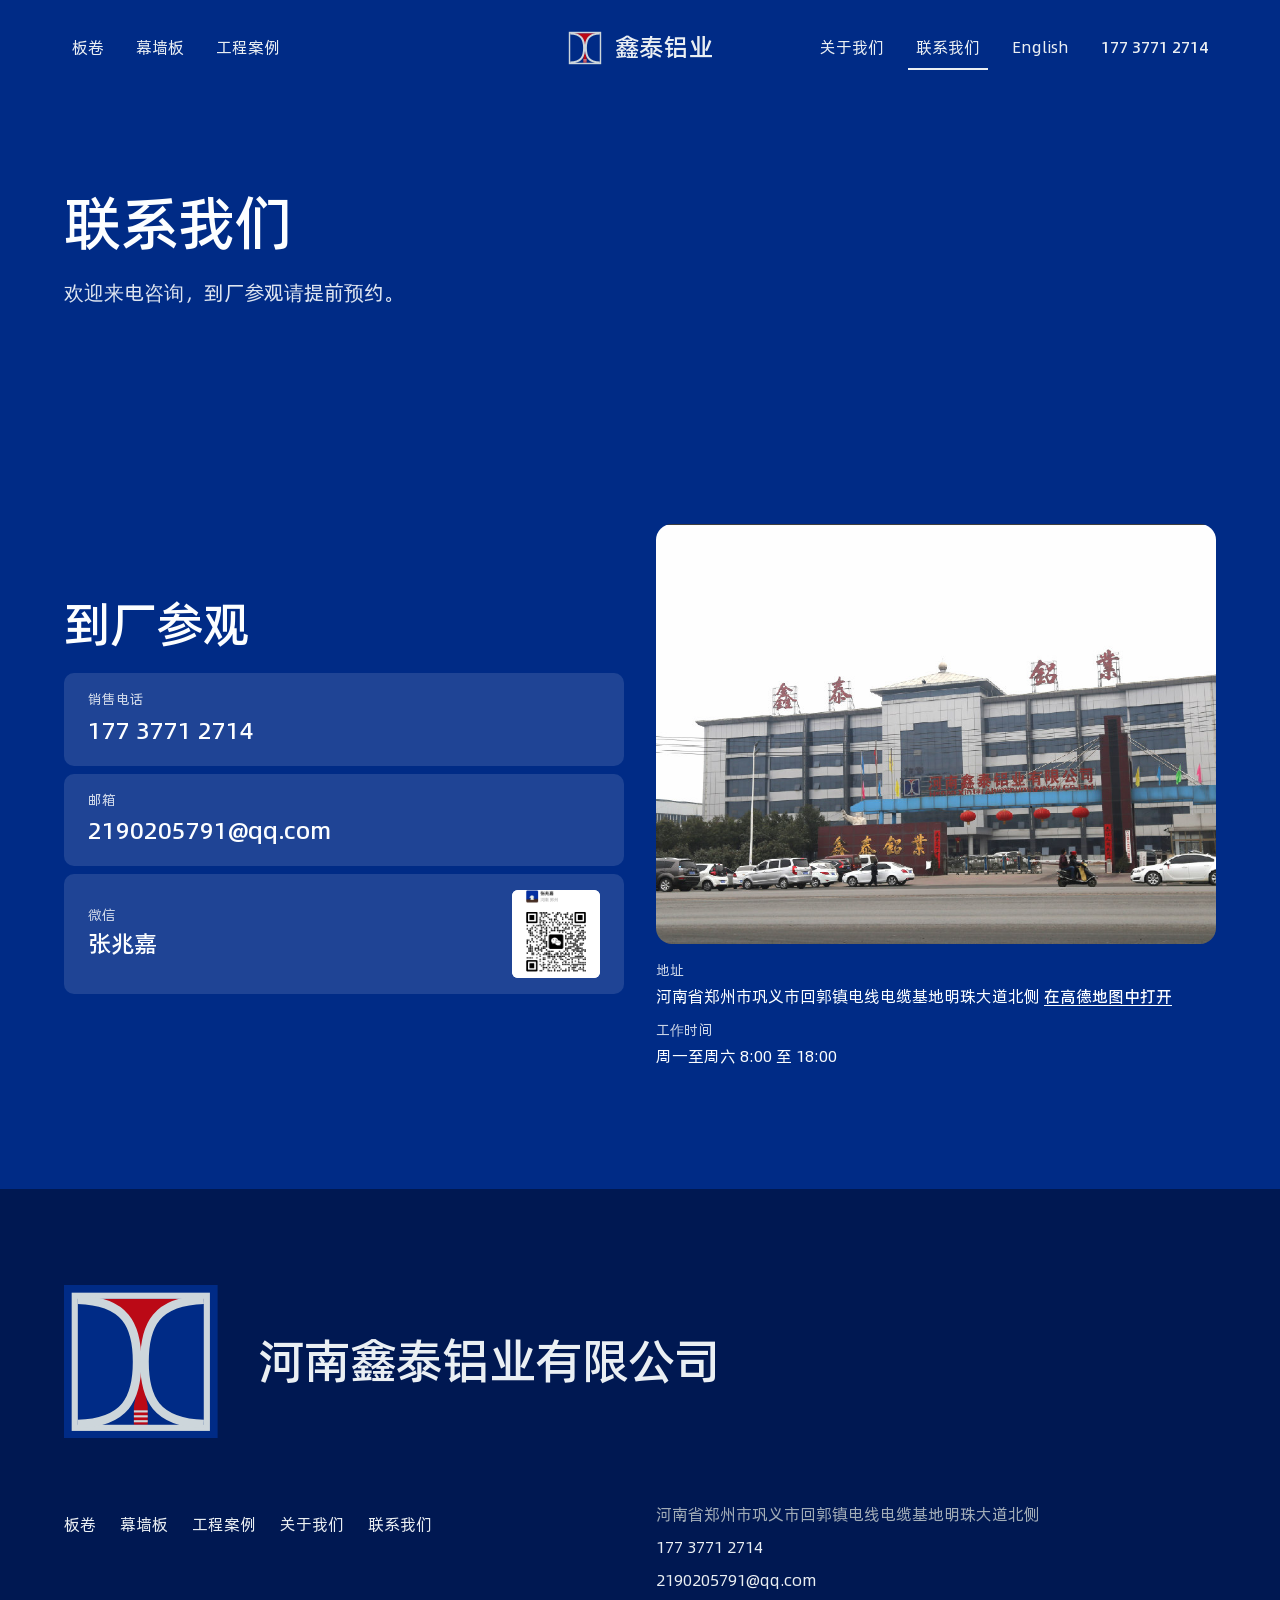
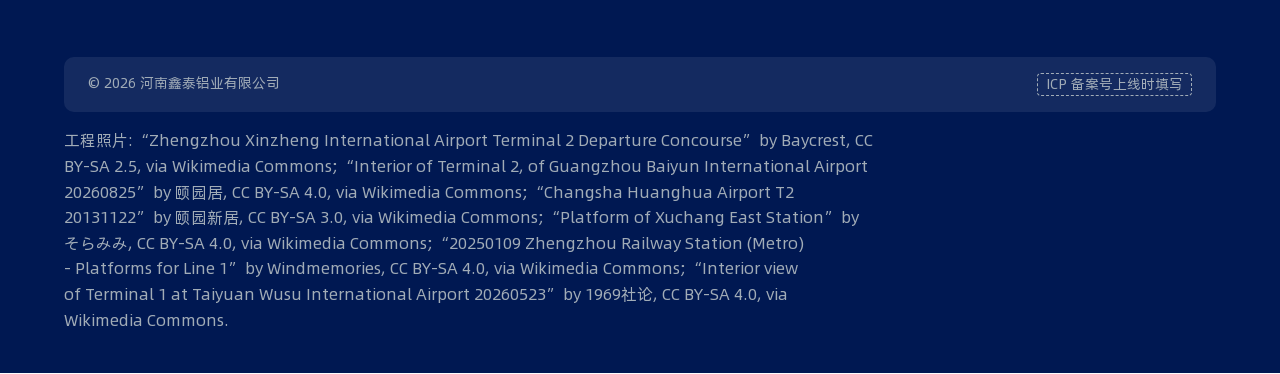
<file: contact/index.html>
<!DOCTYPE html><html lang="zh-CN" class="xQu8lq_variable XcACya_variable"><head><meta charSet="utf-8"/><meta name="viewport" content="width=device-width, initial-scale=1"/><link rel="preload" href="/_next/static/media/inter_latin_wght-s.p.0gsaq8ukbf34m.woff2" as="font" crossorigin="" type="font/woff2"/><link rel="preload" href="/_next/static/media/puhuiti_55-s.p.4402fbn1cs9l2.woff2" as="font" crossorigin="" type="font/woff2"/><link rel="preload" href="/_next/static/media/puhuiti_65-s.p.22xmm4lip3usy.woff2" as="font" crossorigin="" type="font/woff2"/><link rel="stylesheet" href="/_next/static/chunks/1a0ej_q9n5fee.css" data-precedence="next"/><link rel="preload" as="script" fetchPriority="low" href="/_next/static/chunks/1x6obpmlu1_c2.js"/><script src="/_next/static/chunks/2rq17bbyxsfng.js" async=""></script><script src="/_next/static/chunks/3wbm-994r45kr.js" async=""></script><script src="/_next/static/chunks/3--x-72jjb_q9.js" async=""></script><script src="/_next/static/chunks/turbopack-3-ry682tkyiqk.js" async=""></script><script src="/_next/static/chunks/0umf92h1sb77c.js" async=""></script><script src="/_next/static/chunks/3f8eg8-eeubav.js" async=""></script><script src="/_next/static/chunks/2bqokf3v_fvp8.js" async=""></script><title>联系我们 · 鑫泰铝业</title><meta name="description" content="欢迎来电咨询，到厂参观请提前预约。"/><link rel="icon" href="/favicon.ico?favicon.117ezoe8m31dk.ico" sizes="48x48" type="image/x-icon"/><meta name="next-size-adjust" content=""/><script src="/_next/static/chunks/0cz1d0mv5g_q7.js" noModule=""></script></head><body><div hidden=""><!--$--><!--/$--></div><header class="nav"><div class="container nav__row"><nav class="nav__group nav__group--left" aria-label="产品"><ul class="nav__links"><li><a href="/products/sheet-coil/">板卷</a></li><li><a href="/products/curtain-wall/">幕墙板</a></li><li><a href="/projects/">工程案例</a></li></ul></nav><a class="nav__brand" href="/" aria-label="河南鑫泰铝业有限公司"><svg class="logo" width="36" height="36" viewBox="0 0 100 100" focusable="false" role="img" aria-label="河南鑫泰铝业有限公司"><rect width="100" height="100" fill="var(--color-brand)"></rect><path d="M9 9 H91 V9.5 C60 10.5 52.4 26 52.4 50 H47.6 C47.6 26 40 10.5 9 9.5 Z" fill="var(--color-brand-red)"></path><path d="M50 56 L54.5 79 V91 H45.5 V79 Z" fill="var(--color-brand-red)"></path><g fill="var(--color-brand-silver)"><rect x="45.5" y="81.6" width="9" height="1.4"></rect><rect x="45.5" y="84.8" width="9" height="1.4"></rect><rect x="45.5" y="88" width="9" height="1.4"></rect></g><g fill="none" stroke="var(--color-brand-silver)"><rect x="7" y="7" width="86" height="86" stroke-width="4"></rect><path d="M9 9.5 C40 10.5 47.6 26 47.6 50 C47.6 74 40 89.5 9 90.5" stroke-width="5.6"></path><path d="M91 9.5 C60 10.5 52.4 26 52.4 50 C52.4 74 60 89.5 91 90.5" stroke-width="5.6"></path></g></svg><span>鑫泰铝业</span></a><div class="nav__group nav__group--right"><nav aria-label="菜单"><ul class="nav__links"><li><a href="/about/">关于我们</a></li><li><a href="/contact/" aria-current="page">联系我们</a></li></ul></nav><a class="nav__lang" href="/en/contact/" lang="en" hrefLang="en">English</a><a class="nav__phone num" href="tel:+8617737712714">177 3771 2714</a></div><button type="button" class="nav__toggle" aria-expanded="false" aria-controls="nav-menu"><span class="visually-hidden">菜单</span><svg width="24" height="24" viewBox="0 0 24 24" aria-hidden="true" fill="none" stroke="currentColor" stroke-width="2" stroke-linecap="round"><path d="M4 7h16M4 12h16M4 17h16"></path></svg></button></div><div class="nav__menu" id="nav-menu" hidden=""><ul class="nav__links nav__links--menu"><li><a href="/products/sheet-coil/">板卷</a></li><li><a href="/products/curtain-wall/">幕墙板</a></li><li><a href="/projects/">工程案例</a></li><li><a href="/about/">关于我们</a></li><li><a href="/contact/" aria-current="page">联系我们</a></li><li><a href="/en/contact/" lang="en">English</a></li><li><a href="tel:+8617737712714" class="num">177 3771 2714</a></li></ul></div></header><main id="main"><section class="chapter chapter--night page-head" data-tone="dark"><div class="container"><h1>联系我们</h1><p class="lead">欢迎来电咨询，到厂参观请提前预约。</p></div></section><section class="band band--brand contact" aria-labelledby="contact-title"><div class="container split split--even"><div class="split__text"><h2 id="contact-title" data-reveal="true">到厂参观</h2><div class="cells" data-reveal="true" style="--i:2"><a class="cell" href="tel:+8617737712714"><small>销售电话</small><strong class="num">177 3771 2714</strong></a><a class="cell" href="mailto:2190205791@qq.com"><small>邮箱</small><strong>2190205791@qq.com</strong></a><div class="cell cell--qr"><div><small>微信</small><strong>张兆嘉</strong></div><img src="/photos/wechat-qr.jpg" alt="销售微信二维码" width="88" height="88" loading="lazy"/></div></div></div><div class="split__proof"><div class="proof"><img class="" src="/photos/factory-front.jpg" alt="鑫泰铝业厂区正门与办公楼" width="1075" height="663" loading="lazy"/></div><dl class="contact__meta"><div><dt>地址</dt><dd>河南省郑州市巩义市回郭镇电线电缆基地明珠大道北侧<!-- --> <a class="textlink" href="https://uri.amap.com/search?keyword=%E6%B2%B3%E5%8D%97%E9%91%AB%E6%B3%B0%E9%93%9D%E4%B8%9A%E6%9C%89%E9%99%90%E5%85%AC%E5%8F%B8&amp;city=%E5%B7%A9%E4%B9%89" target="_blank" rel="noopener">在高德地图中打开</a></dd></div><div><dt>工作时间</dt><dd>周一至周六 8:00 至 18:00</dd></div></dl></div></div></section><!--$--><!--/$--></main><footer class="footer chapter chapter--night" data-tone="dark"><div class="container"><div class="footer__mark"><svg class="logo" width="240" height="240" viewBox="0 0 100 100" focusable="false" role="img" aria-label="河南鑫泰铝业有限公司"><rect width="100" height="100" fill="var(--color-brand)"></rect><path d="M9 9 H91 V9.5 C60 10.5 52.4 26 52.4 50 H47.6 C47.6 26 40 10.5 9 9.5 Z" fill="var(--color-brand-red)"></path><path d="M50 56 L54.5 79 V91 H45.5 V79 Z" fill="var(--color-brand-red)"></path><g fill="var(--color-brand-silver)"><rect x="45.5" y="81.6" width="9" height="1.4"></rect><rect x="45.5" y="84.8" width="9" height="1.4"></rect><rect x="45.5" y="88" width="9" height="1.4"></rect></g><g fill="none" stroke="var(--color-brand-silver)"><rect x="7" y="7" width="86" height="86" stroke-width="4"></rect><path d="M9 9.5 C40 10.5 47.6 26 47.6 50 C47.6 74 40 89.5 9 90.5" stroke-width="5.6"></path><path d="M91 9.5 C60 10.5 52.4 26 52.4 50 C52.4 74 60 89.5 91 90.5" stroke-width="5.6"></path></g></svg><h2>河南鑫泰铝业有限公司</h2></div><div class="footer__cols"><ul class="footer__links"><li><a href="/products/sheet-coil/">板卷</a></li><li><a href="/products/curtain-wall/">幕墙板</a></li><li><a href="/projects/">工程案例</a></li><li><a href="/about/">关于我们</a></li><li><a href="/contact/">联系我们</a></li></ul><div class="footer__contact"><p>河南省郑州市巩义市回郭镇电线电缆基地明珠大道北侧</p><p><a href="tel:+8617737712714">177 3771 2714</a></p><p><a href="mailto:2190205791@qq.com">2190205791@qq.com</a></p></div></div><div class="footer__legal"><span>© 2026 河南鑫泰铝业有限公司</span><span class="fill" data-fill="icp">ICP 备案号上线时填写</span></div><p class="footer__credits" data-credits="true">工程照片<!-- -->: <span>“Zhengzhou Xinzheng International Airport Terminal 2 Departure Concourse” by Baycrest, CC BY-SA 2.5, via Wikimedia Commons<!-- -->; </span><span>“Interior of Terminal 2, of Guangzhou Baiyun International Airport 20260825” by 颐园居, CC BY-SA 4.0, via Wikimedia Commons<!-- -->; </span><span>“Changsha Huanghua Airport T2 20131122” by 颐园新居, CC BY-SA 3.0, via Wikimedia Commons<!-- -->; </span><span>“Platform of Xuchang East Station” by そらみみ, CC BY-SA 4.0, via Wikimedia Commons<!-- -->; </span><span>“20250109 Zhengzhou Railway Station (Metro) - Platforms for Line 1” by Windmemories, CC BY-SA 4.0, via Wikimedia Commons<!-- -->; </span><span>“Interior view of Terminal 1 at Taiyuan Wusu International Airport 20260523” by 1969社论, CC BY-SA 4.0, via Wikimedia Commons<!-- -->.</span></p></div></footer><span class="visually-hidden">河南鑫泰铝业有限公司</span><script id="_R_">(globalThis["TURBOPACK"] || (globalThis["TURBOPACK"] = [])).push({"otherChunks":["static/chunks/1x6obpmlu1_c2.js","static/chunks/2rq17bbyxsfng.js","static/chunks/3wbm-994r45kr.js","static/chunks/3--x-72jjb_q9.js"],"runtimeModuleIds":[94553]});</script><script src="/_next/static/chunks/1x6obpmlu1_c2.js" async=""></script><script>(self.__next_f=self.__next_f||[]).push([0])</script><script>self.__next_f.push([1,"1:\"$Sreact.fragment\"\n2:\"/_next/static/chunks/0umf92h1sb77c.js\"\n3:I[39756,[\"$2\"],\"default\"]\n4:I[37457,[\"$2\"],\"default\"]\n7:\"/_next/static/chunks/3f8eg8-eeubav.js\"\n8:I[84834,[\"$7\"],\"Nav\"]\n13:\"ViewportBoundary\"\n14:I[97367,[\"$2\"],\"$13\"]\n16:\"MetadataBoundary\"\n17:I[97367,[\"$2\"],\"$16\"]\n18:\"$Sreact.suspense\"\n1a:I[68027,[],\"default\",1]\n:HL[\"/_next/static/chunks/1a0ej_q9n5fee.css\",\"style\"]\n:HL[\"/_next/static/media/inter_latin_wght-s.p.0gsaq8ukbf34m.woff2\",\"font\",{\"crossOrigin\":\"\",\"type\":\"font/woff2\"}]\n:HL[\"/_next/static/media/puhuiti_55-s.p.4402fbn1cs9l2.woff2\",\"font\",{\"crossOrigin\":\"\",\"type\":\"font/woff2\"}]\n:HL[\"/_next/static/media/puhuiti_65-s.p.22xmm4lip3usy.woff2\",\"font\",{\"crossOrigin\":\"\",\"type\":\"font/woff2\"}]\n5:X\n11:[[\"children\",{\"s\":\"__PAGE__\",\"h\":512,\"d\":{\"r\":\"$L12\",\"p\":false,\"v\":null}}]]\nf:[[\"children\",{\"s\":\"contact\",\"h\":512,\"d\":{\"r\":\"$L10\",\"p\":false,\"v\":\"$5\"},\"c\":\"$Q11\"}]]\n6:[[\"children\",{\"s\":\"(zh)\",\"h\":528,\"d\":{\"r\":[\"$\",\"$1\",\"c\",{\"children\":[[[\"$\",\"link\",\"0\",{\"rel\":\"stylesheet\",\"href\":\"/_next/static/chunks/1a0ej_q9n5fee.css\",\"precedence\":\"next\",\"crossOrigin\":\"$undefined\",\"nonce\":\"$undefined\"}],[\"$\",\"script\",\"script-0\",{\"src\":\"/_next/static/chunks/3f8eg8-eeubav.js\",\"async\":true,\"nonce\":\"$undefined\"}]],[\"$\",\"html\",null,{\"lang\":\"zh-CN\",\"className\":\"xQu8lq_variable XcACya_variable\",\"children\":[\"$\",\"body\",null,{\"children\":[[\"$\",\"$L8\",null,{\"lang\":\"zh\"}],[\"$\",\"main\",null,{\"id\":\"main\",\"children\":[\"$\",\"$L3\",null,{\"parallelRouterKey\":\"children\",\"error\":\"$undefined\",\"errorStyles\":\"$undefined\",\"errorScripts\":\"$undefined\",\"template\":[\"$\",\"$L4\",null,{}],\"templateStyles\":\"$undefined\",\"templateScripts\":\"$undefined\",\"notFound\":[[[\"$\",\"title\",null,{\"children\":\"404: This page could not be found.\"}],[\"$\",\"div\",null,{\"style\":\"$0:t:t:d:r:props:children:1:props:notFound:0:1:props:style\",\"children\":[\"$\",\"div\",null,{\"children\":[[\"$\",\"style\",null,{\"dangerouslySetInnerHTML\":{\"__html\":\"body{color:#000;background:#fff;margin:0}.next-error-h1{border-right:1px solid rgba(0,0,0,.3)}@media (prefers-color-scheme:dark){body{color:#fff;background:#000}.next-error-h1{border-right:1px solid rgba(255,255,255,.3)}}\"}}],[\"$\",\"h1\",null,{\"className\":\"next-error-h1\",\"style\":\"$0:t:t:d:r:props:children:1:props:notFound:0:1:props:children:props:children:1:props:style\",\"children\":404}],[\"$\",\"div\",null,{\"style\":\"$0:t:t:d:r:props:children:1:props:notFound:0:1:props:children:props:children:2:props:style\",\"children\":[\"$\",\"h2\",null,{\"style\":\"$0:t:t:d:r:props:children:1:props:notFound:0:1:props:children:props:children:2:props:children:props:style\",\"children\":\"This page could not be found.\"}]}]]}]}]],[]],\"forbidden\":\"$undefined\",\"unauthorized\":\"$undefined\"}]}],[\"$\",\"footer\",null,{\"className\":\"footer chapter chapter--night\",\"data-tone\":\"dark\",\"children\":[\"$\",\"div\",null,{\"className\":\"container\",\"children\":[[\"$\",\"div\",null,{\"className\":\"footer__mark\",\"children\":[[\"$\",\"svg\",null,{\"className\":\"logo\",\"width\":240,\"height\":240,\"viewBox\":\"0 0 100 100\",\"focusable\":\"false\",\"role\":\"img\",\"aria-label\":\"河南鑫泰铝业有限公司\",\"children\":[[\"$\",\"rect\",null,{\"width\":\"100\",\"height\":\"100\",\"fill\":\"var(--color-brand)\"}],[\"$\",\"path\",null,{\"d\":\"M9 9 H91 V9.5 C60 10.5 52.4 26 52.4 50 H47.6 C47.6 26 40 10.5 9 9.5 Z\",\"fill\":\"var(--color-brand-red)\"}],[\"$\",\"path\",null,{\"d\":\"M50 56 L54.5 79 V91 H45.5 V79 Z\",\"fill\":\"var(--color-brand-red)\"}],[\"$\",\"g\",null,{\"fill\":\"var(--color-brand-silver)\",\"children\":[[\"$\",\"rect\",null,{\"x\":\"45.5\",\"y\":\"81.6\",\"width\":\"9\",\"height\":\"1.4\"}],[\"$\",\"rect\",null,{\"x\":\"45.5\",\"y\":\"84.8\",\"width\":\"9\",\"height\":\"1.4\"}],[\"$\",\"rect\",null,{\"x\":\"45.5\",\"y\":\"88\",\"width\":\"9\",\"height\":\"1.4\"}]]}],[\"$\",\"g\",null,{\"fill\":\"none\",\"stroke\":\"var(--color-brand-silver)\",\"children\":[[\"$\",\"rect\",null,{\"x\":\"7\",\"y\":\"7\",\"width\":\"86\",\"height\":\"86\",\"strokeWidth\":\"4\"}],[\"$\",\"path\",null,{\"d\":\"M9 9.5 C40 10.5 47.6 26 47.6 50 C47.6 74 40 89.5 9 90.5\",\"strokeWidth\":\"5.6\"}],[\"$\",\"path\",null,{\"d\":\"M91 9.5 C60 10.5 52.4 26 52.4 50 C52.4 74 60 89.5 91 90.5\",\"strokeWidth\":\"5.6\"}]]}]]}],[\"$\",\"h2\",null,{\"children\":\"河南鑫泰铝业有限公司\"}]]}],[\"$\",\"div\",null,{\"className\":\"footer__cols\",\"children\":[[\"$\",\"ul\",null,{\"className\":\"footer__links\",\"children\":[[\"$\",\"li\",\"/products/sheet-coil/\",{\"children\":[\"$\",\"a\",null,{\"href\":\"/products/sheet-coil/\",\"children\":\"板卷\"}]}],[\"$\",\"li\",\"/products/curtain-wall/\",{\"children\":[\"$\",\"a\",null,{\"href\":\"/products/curtain-wall/\",\"children\":\"幕墙板\"}]}],[\"$\",\"li\",\"/projects/\",{\"children\":[\"$\",\"a\",null,{\"href\":\"/projects/\",\"children\":\"工程案例\"}]}],[\"$\",\"li\",\"/about/\",{\"children\":[\"$\",\"a\",null,{\"href\":\"/about/\",\"children\":\"关于我们\"}]}],[\"$\",\"li\",\"/contact/\",{\"children\":[\"$\",\"a\",null,{\"href\":\"/contact/\",\"children\":\"联系我们\"}]}]]}],[\"$\",\"div\",null,{\"className\":\"footer__contact\",\"children\":[[\"$\",\"p\",null,{\"children\":\"河南省郑州市巩义市回郭镇电线电缆基地明珠大道北侧\"}],\"$L9\",\"$La\"]}]]}],\"$Lb\",\"$Lc\"]}]}],\"$Ld\",\"$Le\"]}]}]]}],\"p\":false,\"v\":null},\"c\":\"$Qf\"}]]\n0:{\"P\":null,\"c\":[\"\",\"contact\",\"\"],\"q\":\"\",\"i\":false,\"t\":{\"t\":{\"s\":\"\",\"h\":528,\"d\":{\"r\":[\"$\",\"$1\",\"c\",{\"children\":[null,[\"$\",\"$L3\",null,{\"parallelRouterKey\":\"children\",\"error\":\"$undefined\",\"errorStyles\":\"$undefined\",\"errorScripts\":\"$undefined\",\"template\":[\"$\",\"$L4\",null,{}],\"templateStyles\":\"$undefined\",\"templateScripts\":\"$undefined\",\"notFound\":[[[\"$\",\"title\",null,{\"children\":\"404: This page could not be found.\"}],[\"$\",\"div\",null,{\"style\":{\"fontFamily\":\"system-ui,\\\"Segoe UI\\\",Roboto,Helvetica,Arial,sans-serif,\\\"Apple Color Emoji\\\",\\\"Segoe UI Emoji\\\"\",\"height\":\"100vh\",\"textAlign\":\"center\",\"display\":\"flex\",\"flexDirection\":\"column\",\"alignItems\":\"center\",\"justifyContent\":\"center\"},\"children\":[\"$\",\"div\",null,{\"children\":[[\"$\",\"style\",null,{\"dangerouslySetInnerHTML\":{\"__html\":\"body{color:#000;background:#fff;margin:0}.next-error-h1{border-right:1px solid rgba(0,0,0,.3)}@media (prefers-color-scheme:dark){body{color:#fff;background:#000}.next-error-h1{border-right:1px solid rgba(255,255,255,.3)}}\"}}],[\"$\",\"h1\",null,{\"className\":\"next-error-h1\",\"style\":{\"display\":\"inline-block\",\"margin\":\"0 20px 0 0\",\"padding\":\"0 23px 0 0\",\"fontSize\":24,\"fontWeight\":500,\"verticalAlign\":\"top\",\"lineHeight\":\"49px\"},\"children\":404}],[\"$\",\"div\",null,{\"style\":{\"display\":\"inline-block\"},\"children\":[\"$\",\"h2\",null,{\"style\":{\"fontSize\":14,\"fontWeight\":400,\"lineHeight\":\"49px\",\"margin\":0},\"children\":\"This page could not be found.\"}]}]]}]}]],[]],\"forbidden\":\"$undefined\",\"unauthorized\":\"$undefined\"}]]}],\"p\":false,\"v\":\"$5\"},\"c\":\"$Q6\"},\"h\":{\"r\":[\"$\",\"$1\",\"h\",{\"children\":[null,[\"$\",\"$L14\",null,{\"children\":\"$L15\"}],[\"$\",\"$L17\",null,{\"children\":[[\"$\",\"div\",null,{\"hidden\":true,\"children\":[\"$\",\"$18\",null,{\"name\":\"Next.Metadata\",\"children\":\"$L19\"}]}],null]}],[\"$\",\"meta\",null,{\"name\":\"next-size-adjust\",\"content\":\"\"}]]}],\"p\":false,\"v\":null}},\"m\":\"$undefined\",\"G\":[\"$1a\",[]],\"S\":true,\"r\":\"$undefined\",\"s\":\"$undefined\",\"a\":\"$undefined\",\"l\":\"$undefined\",\"p\":\"$undefined\",\"d\":\"$undefined\",\"b\":\"LdM-JXoPRak29Cl_cwbgb\"}\n1b:I[97866,[\"$7\"],\"Effects\"]\n1c:I[97367,[\"$2\"],\"OutletBoundary\"]\n5:C\n9:[\"$\",\"p\",null,{\"children\":[\"$\",\"a\",null,{\"href\":\"tel:+8617737712714\",\"children\":\"177 3771 2714\"}]}]\na:[\"$\",\"p\",null,{\"children\":[\"$\",\"a\",null,{\"href\":\"mailto:2190205791@qq.com\",\"children\":\"2190205791@qq.com\"}]}]\nb:[\"$\",\"div\",null,{\"className\":\"footer__legal\",\"children\":[[\"$\",\"span\",null,{\"children\":\"© 2026 河南鑫泰铝业有限公司\"}],[\"$\",\"span\",null,{\"className\":\"fill\",\"data-fill\":\"icp\",\"children\":\"ICP 备案号上线时填写\"}]]}]\nc:[\"$\",\"p\",null,{\"className\":\"footer__credits\",\"data-credits\":true,\"children\":[\"工程照片\",\": \",[[\"$\",\"span\",\"/photos/zhengzhou-xinzheng-t2.jpg\",{\"children\":[\"“Zhengzhou Xinzheng International Airport Terminal 2 Departure Concourse” by Baycrest, CC BY-SA 2.5, via Wikimedia Commons\",\"; \"]}],[\"$\",\"span\",\"/photos/guangzhou-baiyun-t2.jpg\",{\"children\":[\"“Interior of Terminal 2, of Guangzhou Baiyun International Airport 20260825” by 颐园居, CC BY-SA 4.0, via Wikimedia Commons\",\"; \"]}],[\"$\",\"span\",\"/photos/changsha-airport-t2.jpg\",{\"children\":[\"“Changsha Huanghua Airport T2 20131122” by 颐园新居, CC BY-SA 3.0, via Wikimedia Commons\",\"; \"]}],[\"$\",\"span\",\"/photos/xuchang-east-station.jpg\",{\"children\":[\"“Platform of Xuchang East Station” by そらみみ, CC BY-SA 4.0, via Wikimedia Commons\",\"; \"]}],[\"$\",\"span\",\"/photos/zhengzhou-metro-line1.jpg\",{\"children\":[\"“20250109 Zhengzhou Railway Station (Metro) - Platforms for Line 1” by Windmemories, CC BY-SA 4.0, via Wikimedia Commons\",\"; \"]}],[\"$\",\"span\",\"/photos/taiyuan-wusu-t1.jpg\",{\"children\":[\"“Interior view of Terminal 1 at Taiyuan Wusu International Airport 20260523” by 1969社论, CC BY-SA 4.0, via Wikimedia Commons\",\".\"]}]]]}]\nd:[\"$\",\"$L1b\",null,{}]\ne:[\"$\",\"span\",null,{\"className\":\"visually-hidden\",\"children\":\"河南鑫泰铝业有限公司\"}]\n10:[\"$\",\"$1\",\"c\",{\"children\":[null,[\"$\",\"$L3\",null,{\"parallelRouterKey\":\"children\",\"error\":\"$undefined\",\"errorStyles\":\"$undefined\",\"errorScripts\":\"$undefined\",\"template\":[\"$\",\"$L4\",null,{}],\"templateStyles\":\"$undefined\",\"templateScripts\":\"$undefined\",\"notFound\":\"$undefined\",\"forbidden\":\"$undefined\",\"unauthorized\":\"$undefined\"}]]}]\n12:[\"$\",\"$1\",\"c\",{\"children\":[[[\"$\",\"section\",null,{\"className\":\"chapter chapter--night page-head\",\"data-tone\":\"dark\",\"children\":[\"$\",\"div\",null,{\"className\":\"container\",\"children\":[[\"$\",\"h1\",null,{\"children\":\"联系我们\"}],[\"$\",\"p\",null,{\"className\":\"lead\",\"children\":\"欢迎来电咨询，到厂参观请提前预约。\"}]]}]}],[\"$\",\"section\",null,{\"className\":\"band band--brand contact\",\"aria-labelledby\":\"contact-title\",\"children\":[\"$\",\"div\",null,{\"className\":\"container split split--even\",\"children\":[[\"$\",\"div\",null,{\"className\":\"split__text\",\"children\":[[\"$\",\"h2\",null,{\"id\":\"contact-title\",\"data-reveal\":true,\"children\":\"到厂参观\"}],\"\",[\"$\",\"div\",null,{\"className\":\"cells\",\"data-reveal\":true,\"style\":{\"--i\":2},\"children\":[[\"$\",\"a\",null,{\"className\":\"cell\",\"href\":\"tel:+8617737712714\",\"children\":[[\"$\",\"small\",null,{\"children\":\"销售电话\"}],[\"$\",\"strong\",null,{\"className\":\"num\",\"children\":\"177 3771 2714\"}]]}],[\"$\",\"a\",null,{\"className\":\"cell\",\"href\":\"mailto:2190205791@qq.com\",\"children\":[[\"$\",\"small\",null,{\"children\":\"邮箱\"}],[\"$\",\"strong\",null,{\"children\":\"2190205791@qq.com\"}]]}],[\"$\",\"div\",null,{\"className\":\"cell cell--qr\",\"children\":[[\"$\",\"div\",null,{\"children\":[[\"$\",\"small\",null,{\"children\":\"微信\"}],[\"$\",\"strong\",null,{\"children\":\"张兆嘉\"}]]}],[\"$\",\"img\",null,{\"src\":\"/photos/wechat-qr.jpg\",\"alt\":\"销售微信二维码\",\"width\":88,\"height\":88,\"loading\":\"lazy\"}]]}]]}]]}],[\"$\",\"div\",null,{\"className\":\"split__proof\",\"children\":[[\"$\",\"div\",null,{\"className\":\"proof\",\"children\":[\"$\",\"img\",null,{\"className\":\"\",\"src\":\"/photos/factory-front.jpg\",\"alt\":\"鑫泰铝业厂区正门与办公楼\",\"width\":1075,\"height\":663,\"loading\":\"lazy\",\"sizes\":\"$undefined\"}]}],[\"$\",\"dl\",null,{\"className\":\"contact__meta\",\"children\":[[\"$\",\"div\",null,{\"children\":[[\"$\",\"dt\",null,{\"children\":\"地址\"}],[\"$\",\"dd\",null,{\"children\":[\"河南省郑州市巩义市回郭镇电线电缆基地明珠大道北侧\",\" \",[\"$\",\"a\",null,{\"className\":\"textlink\",\"href\":\"https://uri.amap.com/search?keyword=%E6%B2%B3%E5%8D%97%E9%91%AB%E6%B3%B0%E9%93%9D%E4%B8%9A%E6%9C%89%E9%99%90%E5%85%AC%E5%8F%B8\u0026city=%E5%B7%A9%E4%B9%89\",\"target\":\"_blank\",\"rel\":\"noopener\",\"children\":\"在高德地图中打开\"}]]}]]}],[\"$\",\"div\",null,{\"children\":[[\"$\",\"dt\",null,{\"children\":\"工作时间\"}],[\"$\",\"dd\",null,{\"children\":\"周一至周六 8:00 至 18:00\"}]]}]]}]]}]]}]}]],[[\"$\",\"script\",\"script-0\",{\"src\":\"/_next/static/chunks/2bqokf3v_fvp8.js\",\"async\":true,\"nonce\":\"$undefined\"}]],[\"$\",\"$L1c\",null,{\"children\":[\"$\",\"$18\",null,{\"name\":\"Next.MetadataOutlet\",\"children\":\"$@1d\"}]}]]}]\n15:[[\"$\",\"meta\",\"0\",{\"charSet\":\"utf-8\"}],[\"$\",\"meta\",\"1\",{\"name\":\"viewport\",\"content\":\"width=device-width, initial-scale=1\"}]]\n1e:I[27201,[\"$2\"],\"IconMark\"]\n19:[[\"$\",\"title\",\"0\",{\"children\":\"联系我们 · 鑫泰铝业\"}],[\"$\",\"meta\",\"1\",{\"name\":\"description\",\"content\":\"欢迎来电咨询，到厂参观请提前预约。\"}],[\"$\",\"link\",\"2\",{\"rel\":\"icon\",\"href\":\"/favicon.ico?favicon.117ezoe8m31dk.ico\",\"sizes\":\"48x48\",\"type\":\"image/x-icon\"}],[\"$\",\"$L1e\",\"3\",{}]]\n1d:null\n"])</script></body></html>
</file>
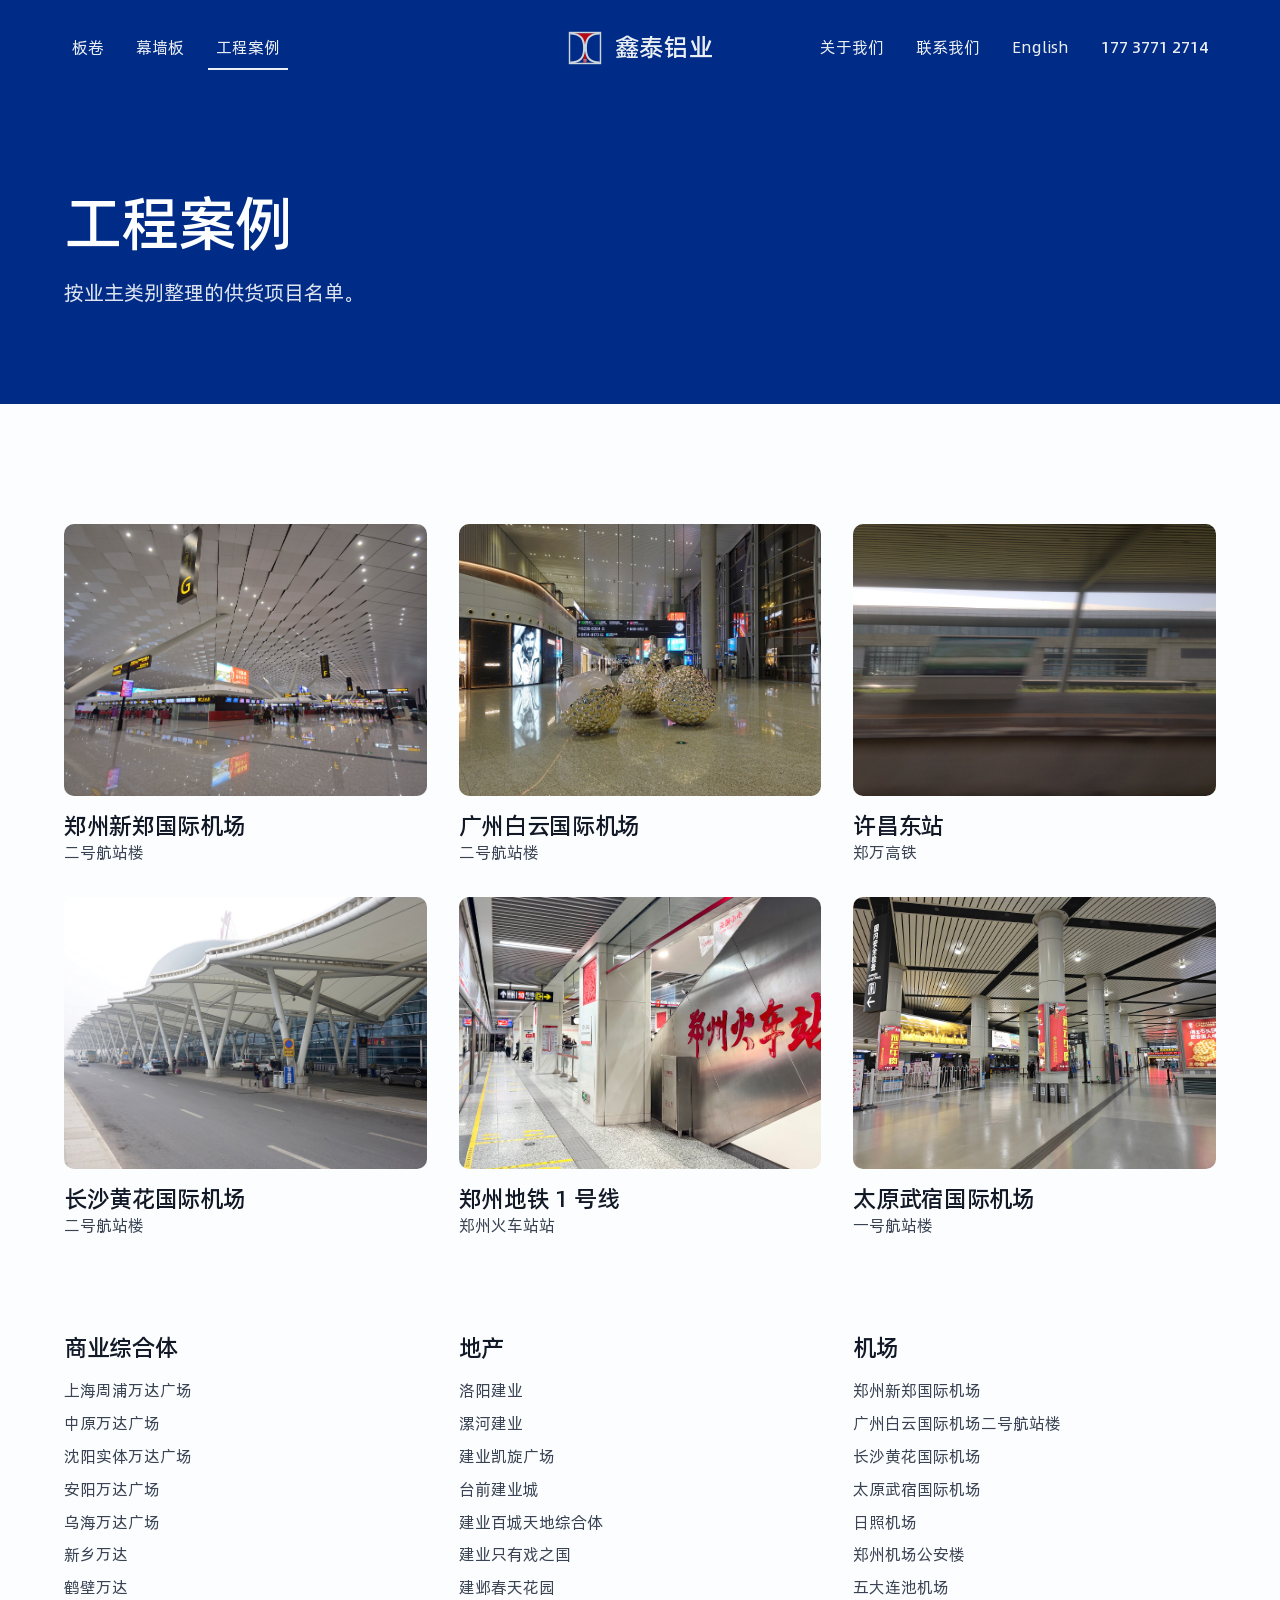
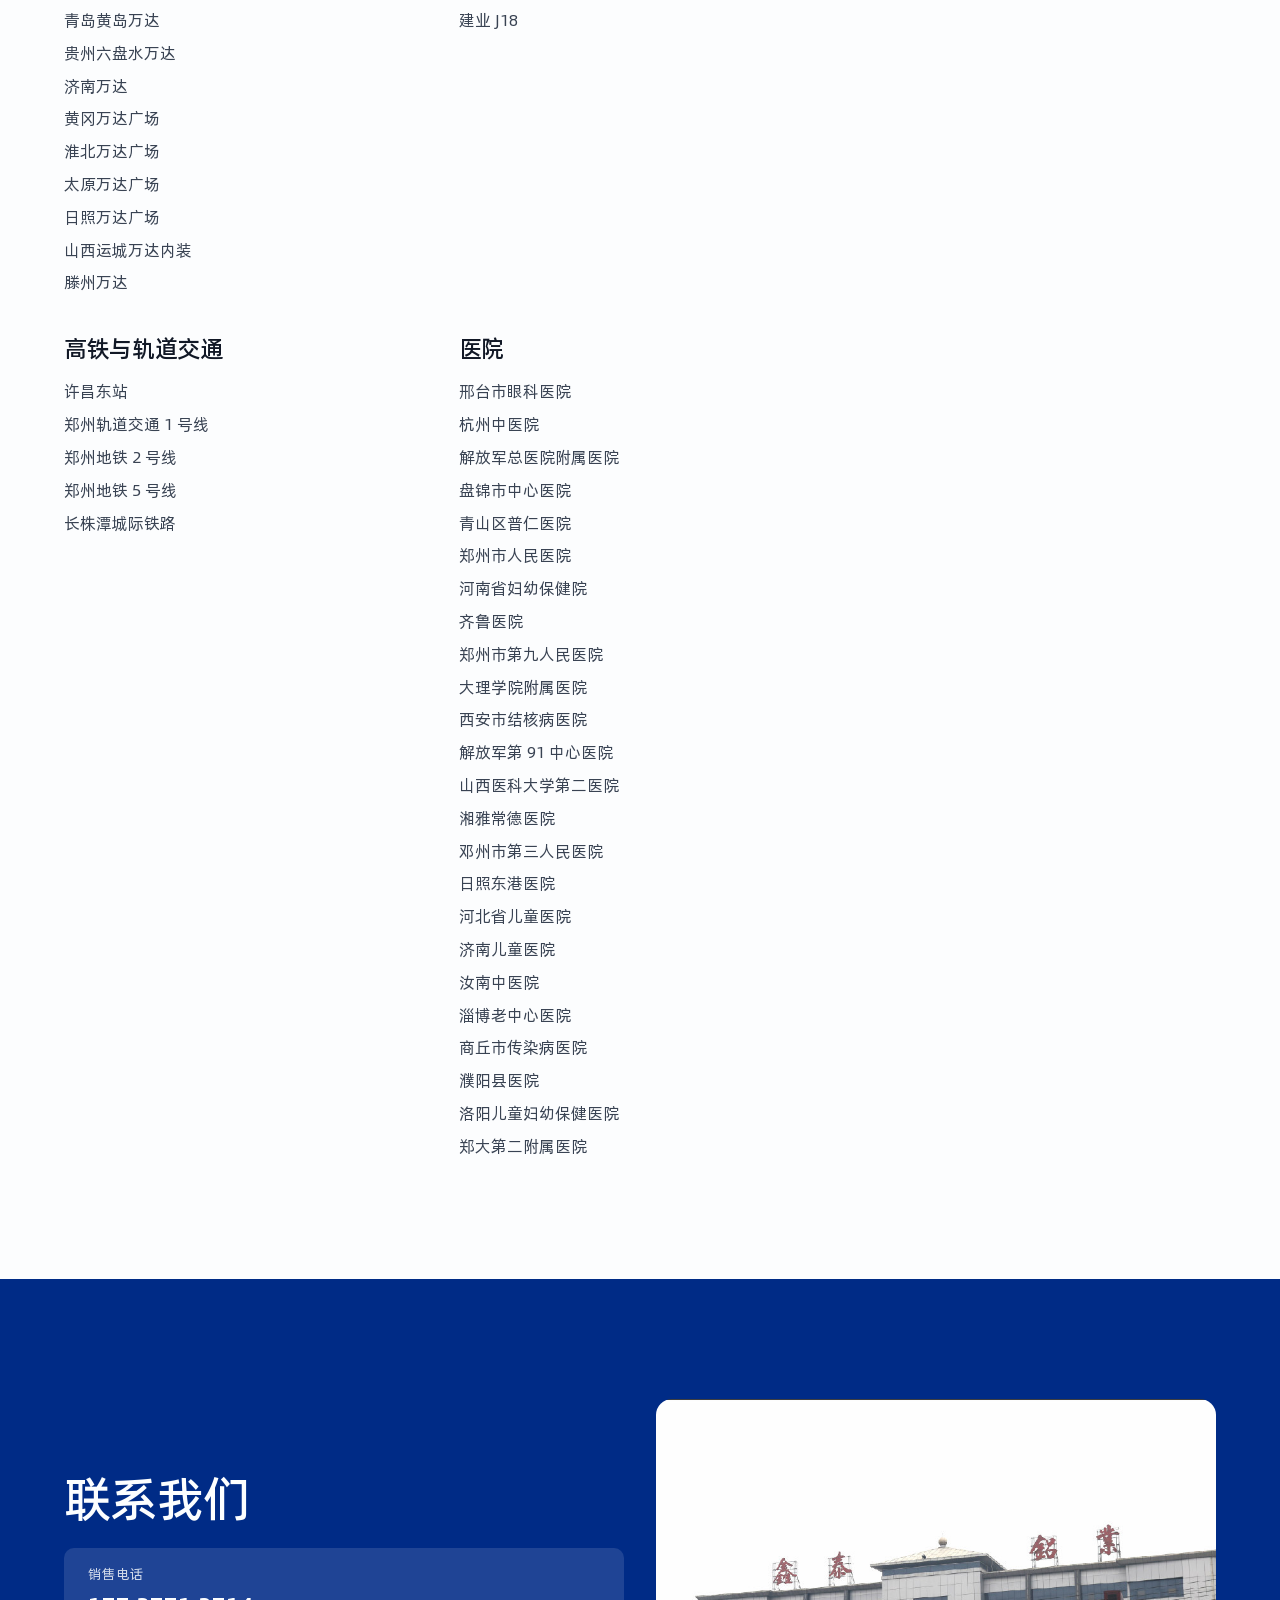
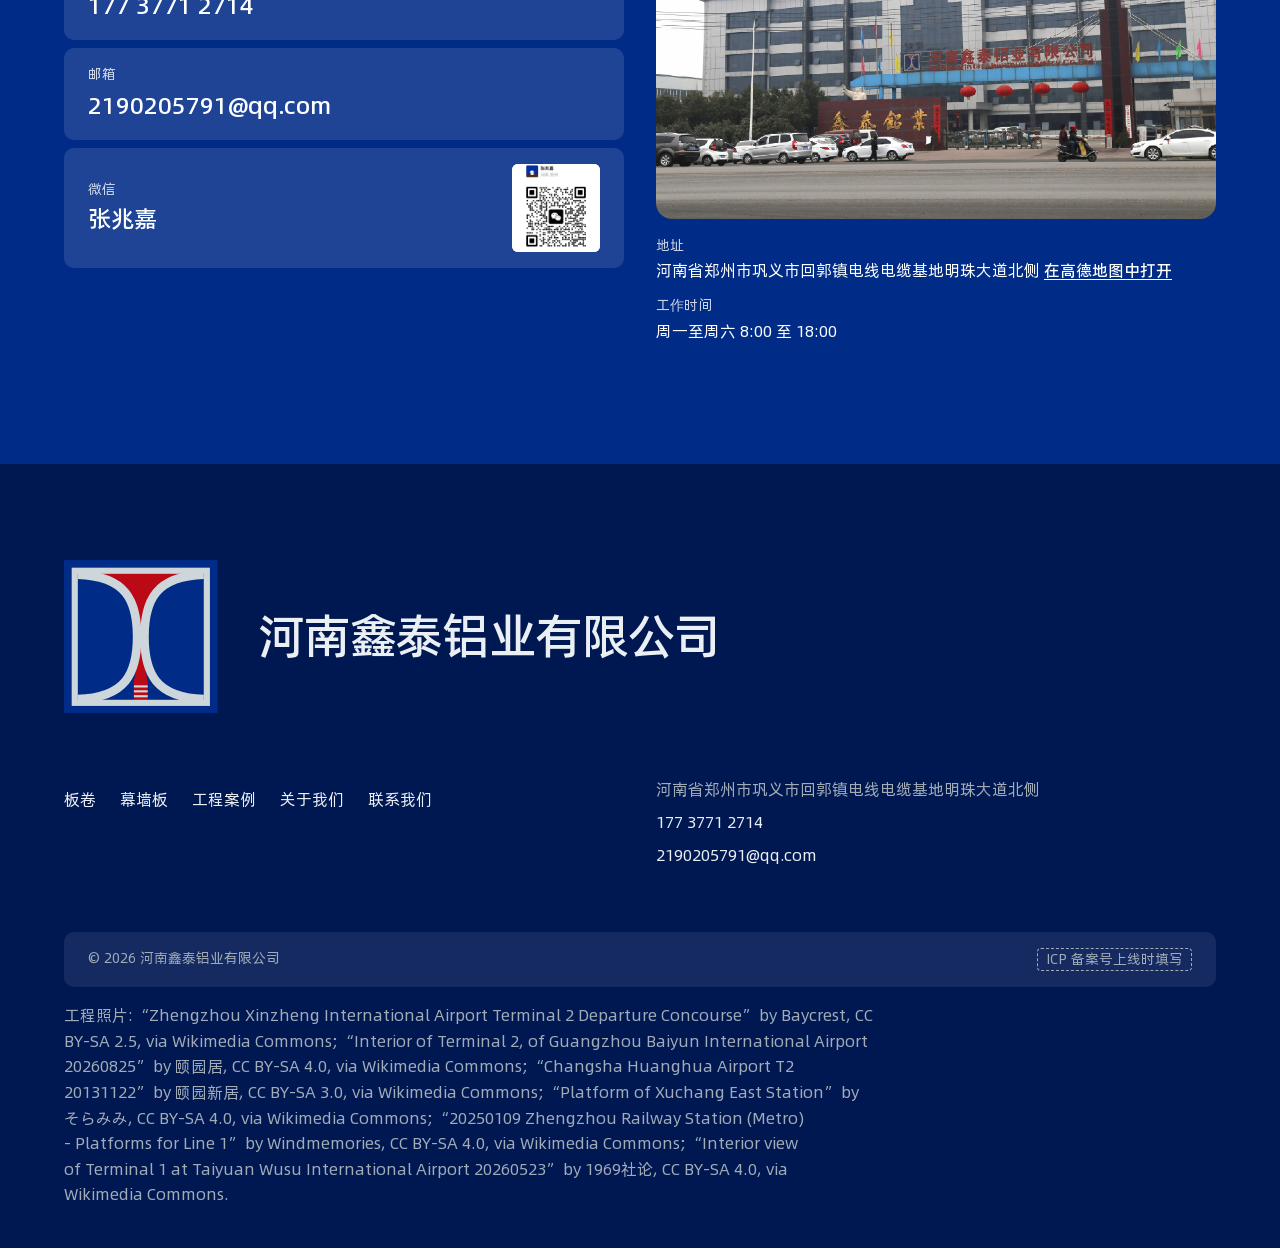
<file: projects/index.html>
<!DOCTYPE html><html lang="zh-CN" class="xQu8lq_variable XcACya_variable"><head><meta charSet="utf-8"/><meta name="viewport" content="width=device-width, initial-scale=1"/><link rel="preload" href="/_next/static/media/inter_latin_wght-s.p.0gsaq8ukbf34m.woff2" as="font" crossorigin="" type="font/woff2"/><link rel="preload" href="/_next/static/media/puhuiti_55-s.p.4402fbn1cs9l2.woff2" as="font" crossorigin="" type="font/woff2"/><link rel="preload" href="/_next/static/media/puhuiti_65-s.p.22xmm4lip3usy.woff2" as="font" crossorigin="" type="font/woff2"/><link rel="stylesheet" href="/_next/static/chunks/1a0ej_q9n5fee.css" data-precedence="next"/><link rel="preload" as="script" fetchPriority="low" href="/_next/static/chunks/1x6obpmlu1_c2.js"/><script src="/_next/static/chunks/2rq17bbyxsfng.js" async=""></script><script src="/_next/static/chunks/3wbm-994r45kr.js" async=""></script><script src="/_next/static/chunks/3--x-72jjb_q9.js" async=""></script><script src="/_next/static/chunks/turbopack-3-ry682tkyiqk.js" async=""></script><script src="/_next/static/chunks/0umf92h1sb77c.js" async=""></script><script src="/_next/static/chunks/3f8eg8-eeubav.js" async=""></script><script src="/_next/static/chunks/2bqokf3v_fvp8.js" async=""></script><title>工程案例 · 鑫泰铝业</title><meta name="description" content="按业主类别整理的供货项目名单。"/><link rel="icon" href="/favicon.ico?favicon.117ezoe8m31dk.ico" sizes="48x48" type="image/x-icon"/><meta name="next-size-adjust" content=""/><script src="/_next/static/chunks/0cz1d0mv5g_q7.js" noModule=""></script></head><body><div hidden=""><!--$--><!--/$--></div><header class="nav"><div class="container nav__row"><nav class="nav__group nav__group--left" aria-label="产品"><ul class="nav__links"><li><a href="/products/sheet-coil/">板卷</a></li><li><a href="/products/curtain-wall/">幕墙板</a></li><li><a href="/projects/" aria-current="page">工程案例</a></li></ul></nav><a class="nav__brand" href="/" aria-label="河南鑫泰铝业有限公司"><svg class="logo" width="36" height="36" viewBox="0 0 100 100" focusable="false" role="img" aria-label="河南鑫泰铝业有限公司"><rect width="100" height="100" fill="var(--color-brand)"></rect><path d="M9 9 H91 V9.5 C60 10.5 52.4 26 52.4 50 H47.6 C47.6 26 40 10.5 9 9.5 Z" fill="var(--color-brand-red)"></path><path d="M50 56 L54.5 79 V91 H45.5 V79 Z" fill="var(--color-brand-red)"></path><g fill="var(--color-brand-silver)"><rect x="45.5" y="81.6" width="9" height="1.4"></rect><rect x="45.5" y="84.8" width="9" height="1.4"></rect><rect x="45.5" y="88" width="9" height="1.4"></rect></g><g fill="none" stroke="var(--color-brand-silver)"><rect x="7" y="7" width="86" height="86" stroke-width="4"></rect><path d="M9 9.5 C40 10.5 47.6 26 47.6 50 C47.6 74 40 89.5 9 90.5" stroke-width="5.6"></path><path d="M91 9.5 C60 10.5 52.4 26 52.4 50 C52.4 74 60 89.5 91 90.5" stroke-width="5.6"></path></g></svg><span>鑫泰铝业</span></a><div class="nav__group nav__group--right"><nav aria-label="菜单"><ul class="nav__links"><li><a href="/about/">关于我们</a></li><li><a href="/contact/">联系我们</a></li></ul></nav><a class="nav__lang" href="/en/projects/" lang="en" hrefLang="en">English</a><a class="nav__phone num" href="tel:+8617737712714">177 3771 2714</a></div><button type="button" class="nav__toggle" aria-expanded="false" aria-controls="nav-menu"><span class="visually-hidden">菜单</span><svg width="24" height="24" viewBox="0 0 24 24" aria-hidden="true" fill="none" stroke="currentColor" stroke-width="2" stroke-linecap="round"><path d="M4 7h16M4 12h16M4 17h16"></path></svg></button></div><div class="nav__menu" id="nav-menu" hidden=""><ul class="nav__links nav__links--menu"><li><a href="/products/sheet-coil/">板卷</a></li><li><a href="/products/curtain-wall/">幕墙板</a></li><li><a href="/projects/" aria-current="page">工程案例</a></li><li><a href="/about/">关于我们</a></li><li><a href="/contact/">联系我们</a></li><li><a href="/en/projects/" lang="en">English</a></li><li><a href="tel:+8617737712714" class="num">177 3771 2714</a></li></ul></div></header><main id="main"><section class="chapter chapter--night page-head" data-tone="dark"><div class="container"><h1>工程案例</h1><p class="lead">按业主类别整理的供货项目名单。</p></div></section><section class="chapter chapter--paper section" data-tone="light"><div class="container"><div class="types"><figure><img src="/photos/zhengzhou-xinzheng-t2.jpg" alt="郑州新郑国际机场二号航站楼出发层" width="1800" height="1200" loading="lazy"/><figcaption><h3>郑州新郑国际机场</h3><p>二号航站楼</p></figcaption></figure><figure><img src="/photos/guangzhou-baiyun-t2.jpg" alt="广州白云国际机场二号航站楼内部" width="1920" height="1280" loading="lazy"/><figcaption><h3>广州白云国际机场</h3><p>二号航站楼</p></figcaption></figure><figure><img src="/photos/xuchang-east-station.jpg" alt="许昌东站站台" width="1920" height="1440" loading="lazy"/><figcaption><h3>许昌东站</h3><p>郑万高铁</p></figcaption></figure><figure><img src="/photos/changsha-airport-t2.jpg" alt="长沙黄花国际机场二号航站楼" width="1920" height="1200" loading="lazy"/><figcaption><h3>长沙黄花国际机场</h3><p>二号航站楼</p></figcaption></figure><figure><img src="/photos/zhengzhou-metro-line1.jpg" alt="郑州地铁 1 号线郑州火车站站台" width="1800" height="1200" loading="lazy"/><figcaption><h3>郑州地铁 1 号线</h3><p>郑州火车站站</p></figcaption></figure><figure><img src="/photos/taiyuan-wusu-t1.jpg" alt="太原武宿国际机场一号航站楼内部" width="1920" height="1440" loading="lazy"/><figcaption><h3>太原武宿国际机场</h3><p>一号航站楼</p></figcaption></figure></div><div class="project-list"><section aria-labelledby="g-商业综合体"><h3 id="g-商业综合体">商业综合体</h3><ul><li>上海周浦万达广场</li><li>中原万达广场</li><li>沈阳实体万达广场</li><li>安阳万达广场</li><li>乌海万达广场</li><li>新乡万达</li><li>鹤壁万达</li><li>青岛黄岛万达</li><li>贵州六盘水万达</li><li>济南万达</li><li>黄冈万达广场</li><li>淮北万达广场</li><li>太原万达广场</li><li>日照万达广场</li><li>山西运城万达内装</li><li>滕州万达</li></ul></section><section aria-labelledby="g-地产"><h3 id="g-地产">地产</h3><ul><li>洛阳建业</li><li>漯河建业</li><li>建业凯旋广场</li><li>台前建业城</li><li>建业百城天地综合体</li><li>建业只有戏之国</li><li>建邺春天花园</li><li>建业 J18</li></ul></section><section aria-labelledby="g-机场"><h3 id="g-机场">机场</h3><ul><li>郑州新郑国际机场</li><li>广州白云国际机场二号航站楼</li><li>长沙黄花国际机场</li><li>太原武宿国际机场</li><li>日照机场</li><li>郑州机场公安楼</li><li>五大连池机场</li></ul></section><section aria-labelledby="g-高铁与轨道交通"><h3 id="g-高铁与轨道交通">高铁与轨道交通</h3><ul><li>许昌东站</li><li>郑州轨道交通 1 号线</li><li>郑州地铁 2 号线</li><li>郑州地铁 5 号线</li><li>长株潭城际铁路</li></ul></section><section aria-labelledby="g-医院"><h3 id="g-医院">医院</h3><ul><li>邢台市眼科医院</li><li>杭州中医院</li><li>解放军总医院附属医院</li><li>盘锦市中心医院</li><li>青山区普仁医院</li><li>郑州市人民医院</li><li>河南省妇幼保健院</li><li>齐鲁医院</li><li>郑州市第九人民医院</li><li>大理学院附属医院</li><li>西安市结核病医院</li><li>解放军第 91 中心医院</li><li>山西医科大学第二医院</li><li>湘雅常德医院</li><li>邓州市第三人民医院</li><li>日照东港医院</li><li>河北省儿童医院</li><li>济南儿童医院</li><li>汝南中医院</li><li>淄博老中心医院</li><li>商丘市传染病医院</li><li>濮阳县医院</li><li>洛阳儿童妇幼保健医院</li><li>郑大第二附属医院</li></ul></section></div></div></section><section class="band band--brand contact" aria-labelledby="contact-title"><div class="container split split--even"><div class="split__text"><h2 id="contact-title" data-reveal="true">联系我们</h2><div class="cells" data-reveal="true" style="--i:2"><a class="cell" href="tel:+8617737712714"><small>销售电话</small><strong class="num">177 3771 2714</strong></a><a class="cell" href="mailto:2190205791@qq.com"><small>邮箱</small><strong>2190205791@qq.com</strong></a><div class="cell cell--qr"><div><small>微信</small><strong>张兆嘉</strong></div><img src="/photos/wechat-qr.jpg" alt="销售微信二维码" width="88" height="88" loading="lazy"/></div></div></div><div class="split__proof"><div class="proof"><img class="" src="/photos/factory-front.jpg" alt="鑫泰铝业厂区正门与办公楼" width="1075" height="663" loading="lazy"/></div><dl class="contact__meta"><div><dt>地址</dt><dd>河南省郑州市巩义市回郭镇电线电缆基地明珠大道北侧<!-- --> <a class="textlink" href="https://uri.amap.com/search?keyword=%E6%B2%B3%E5%8D%97%E9%91%AB%E6%B3%B0%E9%93%9D%E4%B8%9A%E6%9C%89%E9%99%90%E5%85%AC%E5%8F%B8&amp;city=%E5%B7%A9%E4%B9%89" target="_blank" rel="noopener">在高德地图中打开</a></dd></div><div><dt>工作时间</dt><dd>周一至周六 8:00 至 18:00</dd></div></dl></div></div></section><!--$--><!--/$--></main><footer class="footer chapter chapter--night" data-tone="dark"><div class="container"><div class="footer__mark"><svg class="logo" width="240" height="240" viewBox="0 0 100 100" focusable="false" role="img" aria-label="河南鑫泰铝业有限公司"><rect width="100" height="100" fill="var(--color-brand)"></rect><path d="M9 9 H91 V9.5 C60 10.5 52.4 26 52.4 50 H47.6 C47.6 26 40 10.5 9 9.5 Z" fill="var(--color-brand-red)"></path><path d="M50 56 L54.5 79 V91 H45.5 V79 Z" fill="var(--color-brand-red)"></path><g fill="var(--color-brand-silver)"><rect x="45.5" y="81.6" width="9" height="1.4"></rect><rect x="45.5" y="84.8" width="9" height="1.4"></rect><rect x="45.5" y="88" width="9" height="1.4"></rect></g><g fill="none" stroke="var(--color-brand-silver)"><rect x="7" y="7" width="86" height="86" stroke-width="4"></rect><path d="M9 9.5 C40 10.5 47.6 26 47.6 50 C47.6 74 40 89.5 9 90.5" stroke-width="5.6"></path><path d="M91 9.5 C60 10.5 52.4 26 52.4 50 C52.4 74 60 89.5 91 90.5" stroke-width="5.6"></path></g></svg><h2>河南鑫泰铝业有限公司</h2></div><div class="footer__cols"><ul class="footer__links"><li><a href="/products/sheet-coil/">板卷</a></li><li><a href="/products/curtain-wall/">幕墙板</a></li><li><a href="/projects/">工程案例</a></li><li><a href="/about/">关于我们</a></li><li><a href="/contact/">联系我们</a></li></ul><div class="footer__contact"><p>河南省郑州市巩义市回郭镇电线电缆基地明珠大道北侧</p><p><a href="tel:+8617737712714">177 3771 2714</a></p><p><a href="mailto:2190205791@qq.com">2190205791@qq.com</a></p></div></div><div class="footer__legal"><span>© 2026 河南鑫泰铝业有限公司</span><span class="fill" data-fill="icp">ICP 备案号上线时填写</span></div><p class="footer__credits" data-credits="true">工程照片<!-- -->: <span>“Zhengzhou Xinzheng International Airport Terminal 2 Departure Concourse” by Baycrest, CC BY-SA 2.5, via Wikimedia Commons<!-- -->; </span><span>“Interior of Terminal 2, of Guangzhou Baiyun International Airport 20260825” by 颐园居, CC BY-SA 4.0, via Wikimedia Commons<!-- -->; </span><span>“Changsha Huanghua Airport T2 20131122” by 颐园新居, CC BY-SA 3.0, via Wikimedia Commons<!-- -->; </span><span>“Platform of Xuchang East Station” by そらみみ, CC BY-SA 4.0, via Wikimedia Commons<!-- -->; </span><span>“20250109 Zhengzhou Railway Station (Metro) - Platforms for Line 1” by Windmemories, CC BY-SA 4.0, via Wikimedia Commons<!-- -->; </span><span>“Interior view of Terminal 1 at Taiyuan Wusu International Airport 20260523” by 1969社论, CC BY-SA 4.0, via Wikimedia Commons<!-- -->.</span></p></div></footer><span class="visually-hidden">河南鑫泰铝业有限公司</span><script id="_R_">(globalThis["TURBOPACK"] || (globalThis["TURBOPACK"] = [])).push({"otherChunks":["static/chunks/1x6obpmlu1_c2.js","static/chunks/2rq17bbyxsfng.js","static/chunks/3wbm-994r45kr.js","static/chunks/3--x-72jjb_q9.js"],"runtimeModuleIds":[94553]});</script><script src="/_next/static/chunks/1x6obpmlu1_c2.js" async=""></script><script>(self.__next_f=self.__next_f||[]).push([0])</script><script>self.__next_f.push([1,"1:\"$Sreact.fragment\"\n2:\"/_next/static/chunks/0umf92h1sb77c.js\"\n3:I[39756,[\"$2\"],\"default\"]\n4:I[37457,[\"$2\"],\"default\"]\n7:\"/_next/static/chunks/3f8eg8-eeubav.js\"\n8:I[84834,[\"$7\"],\"Nav\"]\n13:\"ViewportBoundary\"\n14:I[97367,[\"$2\"],\"$13\"]\n16:\"MetadataBoundary\"\n17:I[97367,[\"$2\"],\"$16\"]\n18:\"$Sreact.suspense\"\n1a:I[68027,[],\"default\",1]\n:HL[\"/_next/static/chunks/1a0ej_q9n5fee.css\",\"style\"]\n:HL[\"/_next/static/media/inter_latin_wght-s.p.0gsaq8ukbf34m.woff2\",\"font\",{\"crossOrigin\":\"\",\"type\":\"font/woff2\"}]\n:HL[\"/_next/static/media/puhuiti_55-s.p.4402fbn1cs9l2.woff2\",\"font\",{\"crossOrigin\":\"\",\"type\":\"font/woff2\"}]\n:HL[\"/_next/static/media/puhuiti_65-s.p.22xmm4lip3usy.woff2\",\"font\",{\"crossOrigin\":\"\",\"type\":\"font/woff2\"}]\n5:X\n11:[[\"children\",{\"s\":\"__PAGE__\",\"h\":512,\"d\":{\"r\":\"$L12\",\"p\":false,\"v\":null}}]]\nf:[[\"children\",{\"s\":\"projects\",\"h\":512,\"d\":{\"r\":\"$L10\",\"p\":false,\"v\":\"$5\"},\"c\":\"$Q11\"}]]\n6:[[\"children\",{\"s\":\"(zh)\",\"h\":528,\"d\":{\"r\":[\"$\",\"$1\",\"c\",{\"children\":[[[\"$\",\"link\",\"0\",{\"rel\":\"stylesheet\",\"href\":\"/_next/static/chunks/1a0ej_q9n5fee.css\",\"precedence\":\"next\",\"crossOrigin\":\"$undefined\",\"nonce\":\"$undefined\"}],[\"$\",\"script\",\"script-0\",{\"src\":\"/_next/static/chunks/3f8eg8-eeubav.js\",\"async\":true,\"nonce\":\"$undefined\"}]],[\"$\",\"html\",null,{\"lang\":\"zh-CN\",\"className\":\"xQu8lq_variable XcACya_variable\",\"children\":[\"$\",\"body\",null,{\"children\":[[\"$\",\"$L8\",null,{\"lang\":\"zh\"}],[\"$\",\"main\",null,{\"id\":\"main\",\"children\":[\"$\",\"$L3\",null,{\"parallelRouterKey\":\"children\",\"error\":\"$undefined\",\"errorStyles\":\"$undefined\",\"errorScripts\":\"$undefined\",\"template\":[\"$\",\"$L4\",null,{}],\"templateStyles\":\"$undefined\",\"templateScripts\":\"$undefined\",\"notFound\":[[[\"$\",\"title\",null,{\"children\":\"404: This page could not be found.\"}],[\"$\",\"div\",null,{\"style\":\"$0:t:t:d:r:props:children:1:props:notFound:0:1:props:style\",\"children\":[\"$\",\"div\",null,{\"children\":[[\"$\",\"style\",null,{\"dangerouslySetInnerHTML\":{\"__html\":\"body{color:#000;background:#fff;margin:0}.next-error-h1{border-right:1px solid rgba(0,0,0,.3)}@media (prefers-color-scheme:dark){body{color:#fff;background:#000}.next-error-h1{border-right:1px solid rgba(255,255,255,.3)}}\"}}],[\"$\",\"h1\",null,{\"className\":\"next-error-h1\",\"style\":\"$0:t:t:d:r:props:children:1:props:notFound:0:1:props:children:props:children:1:props:style\",\"children\":404}],[\"$\",\"div\",null,{\"style\":\"$0:t:t:d:r:props:children:1:props:notFound:0:1:props:children:props:children:2:props:style\",\"children\":[\"$\",\"h2\",null,{\"style\":\"$0:t:t:d:r:props:children:1:props:notFound:0:1:props:children:props:children:2:props:children:props:style\",\"children\":\"This page could not be found.\"}]}]]}]}]],[]],\"forbidden\":\"$undefined\",\"unauthorized\":\"$undefined\"}]}],[\"$\",\"footer\",null,{\"className\":\"footer chapter chapter--night\",\"data-tone\":\"dark\",\"children\":[\"$\",\"div\",null,{\"className\":\"container\",\"children\":[[\"$\",\"div\",null,{\"className\":\"footer__mark\",\"children\":[[\"$\",\"svg\",null,{\"className\":\"logo\",\"width\":240,\"height\":240,\"viewBox\":\"0 0 100 100\",\"focusable\":\"false\",\"role\":\"img\",\"aria-label\":\"河南鑫泰铝业有限公司\",\"children\":[[\"$\",\"rect\",null,{\"width\":\"100\",\"height\":\"100\",\"fill\":\"var(--color-brand)\"}],[\"$\",\"path\",null,{\"d\":\"M9 9 H91 V9.5 C60 10.5 52.4 26 52.4 50 H47.6 C47.6 26 40 10.5 9 9.5 Z\",\"fill\":\"var(--color-brand-red)\"}],[\"$\",\"path\",null,{\"d\":\"M50 56 L54.5 79 V91 H45.5 V79 Z\",\"fill\":\"var(--color-brand-red)\"}],[\"$\",\"g\",null,{\"fill\":\"var(--color-brand-silver)\",\"children\":[[\"$\",\"rect\",null,{\"x\":\"45.5\",\"y\":\"81.6\",\"width\":\"9\",\"height\":\"1.4\"}],[\"$\",\"rect\",null,{\"x\":\"45.5\",\"y\":\"84.8\",\"width\":\"9\",\"height\":\"1.4\"}],[\"$\",\"rect\",null,{\"x\":\"45.5\",\"y\":\"88\",\"width\":\"9\",\"height\":\"1.4\"}]]}],[\"$\",\"g\",null,{\"fill\":\"none\",\"stroke\":\"var(--color-brand-silver)\",\"children\":[[\"$\",\"rect\",null,{\"x\":\"7\",\"y\":\"7\",\"width\":\"86\",\"height\":\"86\",\"strokeWidth\":\"4\"}],[\"$\",\"path\",null,{\"d\":\"M9 9.5 C40 10.5 47.6 26 47.6 50 C47.6 74 40 89.5 9 90.5\",\"strokeWidth\":\"5.6\"}],[\"$\",\"path\",null,{\"d\":\"M91 9.5 C60 10.5 52.4 26 52.4 50 C52.4 74 60 89.5 91 90.5\",\"strokeWidth\":\"5.6\"}]]}]]}],[\"$\",\"h2\",null,{\"children\":\"河南鑫泰铝业有限公司\"}]]}],[\"$\",\"div\",null,{\"className\":\"footer__cols\",\"children\":[[\"$\",\"ul\",null,{\"className\":\"footer__links\",\"children\":[[\"$\",\"li\",\"/products/sheet-coil/\",{\"children\":[\"$\",\"a\",null,{\"href\":\"/products/sheet-coil/\",\"children\":\"板卷\"}]}],[\"$\",\"li\",\"/products/curtain-wall/\",{\"children\":[\"$\",\"a\",null,{\"href\":\"/products/curtain-wall/\",\"children\":\"幕墙板\"}]}],[\"$\",\"li\",\"/projects/\",{\"children\":[\"$\",\"a\",null,{\"href\":\"/projects/\",\"children\":\"工程案例\"}]}],[\"$\",\"li\",\"/about/\",{\"children\":[\"$\",\"a\",null,{\"href\":\"/about/\",\"children\":\"关于我们\"}]}],[\"$\",\"li\",\"/contact/\",{\"children\":[\"$\",\"a\",null,{\"href\":\"/contact/\",\"children\":\"联系我们\"}]}]]}],[\"$\",\"div\",null,{\"className\":\"footer__contact\",\"children\":[[\"$\",\"p\",null,{\"children\":\"河南省郑州市巩义市回郭镇电线电缆基地明珠大道北侧\"}],\"$L9\",\"$La\"]}]]}],\"$Lb\",\"$Lc\"]}]}],\"$Ld\",\"$Le\"]}]}]]}],\"p\":false,\"v\":null},\"c\":\"$Qf\"}]]\n0:{\"P\":null,\"c\":[\"\",\"projects\",\"\"],\"q\":\"\",\"i\":false,\"t\":{\"t\":{\"s\":\"\",\"h\":528,\"d\":{\"r\":[\"$\",\"$1\",\"c\",{\"children\":[null,[\"$\",\"$L3\",null,{\"parallelRouterKey\":\"children\",\"error\":\"$undefined\",\"errorStyles\":\"$undefined\",\"errorScripts\":\"$undefined\",\"template\":[\"$\",\"$L4\",null,{}],\"templateStyles\":\"$undefined\",\"templateScripts\":\"$undefined\",\"notFound\":[[[\"$\",\"title\",null,{\"children\":\"404: This page could not be found.\"}],[\"$\",\"div\",null,{\"style\":{\"fontFamily\":\"system-ui,\\\"Segoe UI\\\",Roboto,Helvetica,Arial,sans-serif,\\\"Apple Color Emoji\\\",\\\"Segoe UI Emoji\\\"\",\"height\":\"100vh\",\"textAlign\":\"center\",\"display\":\"flex\",\"flexDirection\":\"column\",\"alignItems\":\"center\",\"justifyContent\":\"center\"},\"children\":[\"$\",\"div\",null,{\"children\":[[\"$\",\"style\",null,{\"dangerouslySetInnerHTML\":{\"__html\":\"body{color:#000;background:#fff;margin:0}.next-error-h1{border-right:1px solid rgba(0,0,0,.3)}@media (prefers-color-scheme:dark){body{color:#fff;background:#000}.next-error-h1{border-right:1px solid rgba(255,255,255,.3)}}\"}}],[\"$\",\"h1\",null,{\"className\":\"next-error-h1\",\"style\":{\"display\":\"inline-block\",\"margin\":\"0 20px 0 0\",\"padding\":\"0 23px 0 0\",\"fontSize\":24,\"fontWeight\":500,\"verticalAlign\":\"top\",\"lineHeight\":\"49px\"},\"children\":404}],[\"$\",\"div\",null,{\"style\":{\"display\":\"inline-block\"},\"children\":[\"$\",\"h2\",null,{\"style\":{\"fontSize\":14,\"fontWeight\":400,\"lineHeight\":\"49px\",\"margin\":0},\"children\":\"This page could not be found.\"}]}]]}]}]],[]],\"forbidden\":\"$undefined\",\"unauthorized\":\"$undefined\"}]]}],\"p\":false,\"v\":\"$5\"},\"c\":\"$Q6\"},\"h\":{\"r\":[\"$\",\"$1\",\"h\",{\"children\":[null,[\"$\",\"$L14\",null,{\"children\":\"$L15\"}],[\"$\",\"$L17\",null,{\"children\":[[\"$\",\"div\",null,{\"hidden\":true,\"children\":[\"$\",\"$18\",null,{\"name\":\"Next.Metadata\",\"children\":\"$L19\"}]}],null]}],[\"$\",\"meta\",null,{\"name\":\"next-size-adjust\",\"content\":\"\"}]]}],\"p\":false,\"v\":null}},\"m\":\"$undefined\",\"G\":[\"$1a\",[]],\"S\":true,\"r\":\"$undefined\",\"s\":\"$undefined\",\"a\":\"$undefined\",\"l\":\"$undefined\",\"p\":\"$undefined\",\"d\":\"$undefined\",\"b\":\"LdM-JXoPRak29Cl_cwbgb\"}\n1b:I[97866,[\"$7\"],\"Effects\"]\n5:C\n9:[\"$\",\"p\",null,{\"children\":[\"$\",\"a\",null,{\"href\":\"tel:+8617737712714\",\"children\":\"177 3771 2714\"}]}]\na:[\"$\",\"p\",null,{\"children\":[\"$\",\"a\",null,{\"href\":\"mailto:2190205791@qq.com\",\"children\":\"2190205791@qq.com\"}]}]\nb:[\"$\",\"div\",null,{\"className\":\"footer__legal\",\"children\":[[\"$\",\"span\",null,{\"children\":\"© 2026 河南鑫泰铝业有限公司\"}],[\"$\",\"span\",null,{\"className\":\"fill\",\"data-fill\":\"icp\",\"children\":\"ICP 备案号上线时填写\"}]]}]\nc:[\"$\",\"p\",null,{\"className\":\"footer__credits\",\"data-credits\":true,\"children\":[\"工程照片\",\": \",[[\"$\",\"span\",\"/photos/zhengzhou-xinzheng-t2.jpg\",{\"children\":[\"“Zhengzhou Xinzheng International Airport Terminal 2 Departure Concourse” by Baycrest, CC BY-SA 2.5, via Wikimedia Commons\",\"; \"]}],[\"$\",\"span\",\"/photos/guangzhou-baiyun-t2.jpg\",{\"children\":[\"“Interior of Terminal 2, of Guangzhou Baiyun International Airport 20260825” by 颐园居, CC BY-SA 4.0, via Wikimedia Commons\",\"; \"]}],[\"$\",\"span\",\"/photos/changsha-airport-t2.jpg\",{\"children\":[\"“Changsha Huanghua Airport T2 20131122” by 颐园新居, CC BY-SA 3.0, via Wikimedia Commons\",\"; \"]}],[\"$\",\"span\",\"/photos/xuchang-east-station.jpg\",{\"children\":[\"“Platform of Xuchang East Station” by そらみみ, CC BY-SA 4.0, via Wikimedia Commons\",\"; \"]}],[\"$\",\"span\",\"/photos/zhengzhou-metro-line1.jpg\",{\"children\":[\"“20250109 Zhengzhou Railway Station (Metro) - Platforms for Line 1” by Windmemories, CC BY-SA 4.0, via Wikimedia Commons\",\"; \"]}],[\"$\",\"span\",\"/photos/taiyuan-wusu-t1.jpg\",{\"children\":[\"“Interior view of Terminal 1 at Taiyuan Wusu International Airport 20260523” by 1969社论, CC BY-SA 4.0, via Wikimedia Commons\",\".\"]}]]]}]\nd:[\"$\",\"$L1b\",null,{}]\ne:[\"$\",\"span\",null,{\"className\":\"visually-hidden\",\"children\":\"河南鑫泰铝业有限公司\"}]\n10:[\"$\",\"$1\",\"c\",{\"children\":[null,[\"$\",\"$L3\",null,{\"parallelRouterKey\":\"children\",\"error\":\"$undefined\",\"errorStyles\":\"$undefined\",\"errorScripts\":\"$undefined\",\"template\":[\"$\",\"$L4\",null,{}],\"templateStyles\":\"$undefined\",\"templateScripts\":\"$undefined\",\"notFound\":\"$undefined\",\"forbidden\":\"$undefined\",\"unauthorized\":\"$undefined\"}]]}]\n12:[\"$\",\"$1\",\"c\",{\"children\":[[[\"$\",\"section\",null,{\"className\":\"chapter chapter--night page-head\",\"data-tone\":\"dark\",\"children\":[\"$\",\"div\",null,{\"className\":\"container\",\"children\":[[\"$\",\"h1\",null,{\"children\":\"工程案例\"}],[\"$\",\"p\",null,{\"className\":\"lead\",\"children\":\"按业主类别整理的供货项目名单。\"}]]}]}],[\"$\",\"section\",null,{\"className\":\"chapter chapter--paper section\",\"data-tone\":\"light\",\"children\":[\"$\",\"div\",null,{\"className\":\"container\",\"children\":[[\"$\",\"div\",null,{\"className\":\"types\",\"children\":[[\"$\",\"figure\",\"/photos/zhengzhou-xinzheng-t2.jpg\",{\"children\":[[\"$\",\"img\",null,{\"src\":\"/photos/zhengzhou-xinzheng-t2.jpg\",\"alt\":\"郑州新郑国际机场二号航站楼出发层\",\"width\":1800,\"height\":1200,\"loading\":\"lazy\"}],[\"$\",\"figcaption\",null,{\"children\":[[\"$\",\"h3\",null,{\"children\":\"郑州新郑国际机场\"}],[\"$\",\"p\",null,{\"children\":\"二号航站楼\"}]]}]]}],[\"$\",\"figure\",\"/photos/guangzhou-baiyun-t2.jpg\",{\"children\":[[\"$\",\"img\",null,{\"src\":\"/photos/guangzhou-baiyun-t2.jpg\",\"alt\":\"广州白云国际机场二号航站楼内部\",\"width\":1920,\"height\":1280,\"loading\":\"lazy\"}],[\"$\",\"figcaption\",null,{\"children\":[[\"$\",\"h3\",null,{\"children\":\"广州白云国际机场\"}],[\"$\",\"p\",null,{\"children\":\"二号航站楼\"}]]}]]}],[\"$\",\"figure\",\"/photos/xuchang-east-station.jpg\",{\"children\":[[\"$\",\"img\",null,{\"src\":\"/photos/xuchang-east-station.jpg\",\"alt\":\"许昌东站站台\",\"width\":1920,\"height\":1440,\"loading\":\"lazy\"}],[\"$\",\"figcaption\",null,{\"children\":[[\"$\",\"h3\",null,{\"children\":\"许昌东站\"}],[\"$\",\"p\",null,{\"children\":\"郑万高铁\"}]]}]]}],[\"$\",\"figure\",\"/photos/changsha-airport-t2.jpg\",{\"children\":[[\"$\",\"img\",null,{\"src\":\"/photos/changsha-airport-t2.jpg\",\"alt\":\"长沙黄花国际机场二号航站楼\",\"width\":1920,\"height\":1200,\"loading\":\"lazy\"}],[\"$\",\"figcaption\",null,{\"children\":[[\"$\",\"h3\",null,{\"children\":\"长沙黄花国际机场\"}],[\"$\",\"p\",null,{\"children\":\"二号航站楼\"}]]}]]}],[\"$\",\"figure\",\"/photos/zhengzhou-metro-line1.jpg\",{\"children\":[[\"$\",\"img\",null,{\"src\":\"/photos/zhengzhou-metro-line1.jpg\",\"alt\":\"郑州地铁 1 号线郑州火车站站台\",\"width\":1800,\"height\":1200,\"loading\":\"lazy\"}],[\"$\",\"figcaption\",null,{\"children\":[[\"$\",\"h3\",null,{\"children\":\"郑州地铁 1 号线\"}],[\"$\",\"p\",null,{\"children\":\"郑州火车站站\"}]]}]]}],[\"$\",\"figure\",\"/photos/taiyuan-wusu-t1.jpg\",{\"children\":[[\"$\",\"img\",null,{\"src\":\"/photos/taiyuan-wusu-t1.jpg\",\"alt\":\"太原武宿国际机场一号航站楼内部\",\"width\":1920,\"height\":1440,\"loading\":\"lazy\"}],[\"$\",\"figcaption\",null,{\"children\":[[\"$\",\"h3\",null,{\"children\":\"太原武宿国际机场\"}],[\"$\",\"p\",null,{\"children\":\"一号航站楼\"}]]}]]}]]}],[\"$\",\"div\",null,{\"className\":\"project-list\",\"children\":[[\"$\",\"section\",\"商业综合体\",{\"aria-labelledby\":\"g-商业综合体\",\"children\":[[\"$\",\"h3\",null,{\"id\":\"g-商业综合体\",\"children\":\"商业综合体\"}],[\"$\",\"ul\",null,{\"children\":[[\"$\",\"li\",\"上海周浦万达广场\",{\"children\":\"上海周浦万达广场\"}],[\"$\",\"li\",\"中原万达广场\",{\"children\":\"中原万达广场\"}],[\"$\",\"li\",\"沈阳实体万达广场\",{\"children\":\"沈阳实体万达广场\"}],[\"$\",\"li\",\"安阳万达广场\",{\"children\":\"安阳万达广场\"}],[\"$\",\"li\",\"乌海万达广场\",{\"children\":\"乌海万达广场\"}],[\"$\",\"li\",\"新乡万达\",{\"children\":\"新乡万达\"}],[\"$\",\"li\",\"鹤壁万达\",{\"children\":\"鹤壁万达\"}],[\"$\",\"li\",\"青岛黄岛万达\",{\"children\":\"青岛黄岛万达\"}],[\"$\",\"li\",\"贵州六盘水万达\",{\"children\":\"贵州六盘水万达\"}],[\"$\",\"li\",\"济南万达\",{\"children\":\"济南万达\"}],[\"$\",\"li\",\"黄冈万达广场\",{\"children\":\"黄冈万达广场\"}],[\"$\",\"li\",\"淮北万达广场\",{\"children\":\"淮北万达广场\"}],[\"$\",\"li\",\"太原万达广场\",{\"children\":\"太原万达广场\"}],[\"$\",\"li\",\"日照万达广场\",{\"children\":\"日照万达广场\"}],[\"$\",\"li\",\"山西运城万达内装\",{\"children\":\"山西运城万达内装\"}],[\"$\",\"li\",\"滕州万达\",{\"children\":\"滕州万达\"}]]}]]}],[\"$\",\"section\",\"地产\",{\"aria-labelledby\":\"g-地产\",\"children\":[[\"$\",\"h3\",null,{\"id\":\"g-地产\",\"children\":\"地产\"}],[\"$\",\"ul\",null,{\"children\":[[\"$\",\"li\",\"洛阳建业\",{\"children\":\"洛阳建业\"}],[\"$\",\"li\",\"漯河建业\",{\"children\":\"漯河建业\"}],[\"$\",\"li\",\"建业凯旋广场\",{\"children\":\"建业凯旋广场\"}],[\"$\",\"li\",\"台前建业城\",{\"children\":\"台前建业城\"}],[\"$\",\"li\",\"建业百城天地综合体\",{\"children\":\"建业百城天地综合体\"}],[\"$\",\"li\",\"建业只有戏之国\",{\"children\":\"建业只有戏之国\"}],[\"$\",\"li\",\"建邺春天花园\",{\"children\":\"建邺春天花园\"}],[\"$\",\"li\",\"建业 J18\",{\"children\":\"建业 J18\"}]]}]]}],[\"$\",\"section\",\"机场\",{\"aria-labelledby\":\"g-机场\",\"children\":[[\"$\",\"h3\",null,{\"id\":\"g-机场\",\"children\":\"机场\"}],[\"$\",\"ul\",null,{\"children\":[[\"$\",\"li\",\"郑州新郑国际机场\",{\"children\":\"郑州新郑国际机场\"}],[\"$\",\"li\",\"广州白云国际机场二号航站楼\",{\"children\":\"广州白云国际机场二号航站楼\"}],[\"$\",\"li\",\"长沙黄花国际机场\",{\"children\":\"长沙黄花国际机场\"}],[\"$\",\"li\",\"太原武宿国际机场\",{\"children\":\"太原武宿国际机场\"}],[\"$\",\"li\",\"日照机场\",{\"children\":\"日照机场\"}],[\"$\",\"li\",\"郑州机场公安楼\",{\"children\":\"郑州机场公安楼\"}],[\"$\",\"li\",\"五大连池机场\",{\"children\":\"五大连池机场\"}]]}]]}],[\"$\",\"section\",\"高铁与轨道交通\",{\"aria-labelledby\":\"g-高铁与轨道交通\",\"children\":[[\"$\",\"h3\",null,{\"id\":\"g-高铁与轨道交通\",\"children\":\"高铁与轨道交通\"}],[\"$\",\"ul\",null,{\"children\":[[\"$\",\"li\",\"许昌东站\",{\"children\":\"许昌东站\"}],[\"$\",\"li\",\"郑州轨道交通 1 号线\",{\"children\":\"郑州轨道交通 1 号线\"}],[\"$\",\"li\",\"郑州地铁 2 号线\",{\"children\":\"郑州地铁 2 号线\"}],[\"$\",\"li\",\"郑州地铁 5 号线\",{\"children\":\"郑州地铁 5 号线\"}],[\"$\",\"li\",\"长株潭城际铁路\",{\"children\":\"长株潭城际铁路\"}]]}]]}],[\"$\",\"section\",\"医院\",{\"aria-labelledby\":\"g-医院\",\"children\":[[\"$\",\"h3\",null,{\"id\":\"g-医院\",\"children\":\"医院\"}],[\"$\",\"ul\",null,{\"children\":[[\"$\",\"li\",\"邢台市眼科医院\",{\"children\":\"邢台市眼科医院\"}],[\"$\",\"li\",\"杭州中医院\",{\"children\":\"杭州中医院\"}],[\"$\",\"li\",\"解放军总医院附属医院\",{\"children\":\"解放军总医院附属医院\"}],[\"$\",\"li\",\"盘锦市中心医院\",{\"children\":\"盘锦市中心医院\"}],[\"$\",\"li\",\"青山区普仁医院\",{\"children\":\"青山区普仁医院\"}],[\"$\",\"li\",\"郑州市人民医院\",{\"children\":\"郑州市人民医院\"}],[\"$\",\"li\",\"河南省妇幼保健院\",{\"children\":\"河南省妇幼保健院\"}],[\"$\",\"li\",\"齐鲁医院\",{\"children\":\"齐鲁医院\"}],\"$L1c\",\"$L1d\",\"$L1e\",\"$L1f\",\"$L20\",\"$L21\",\"$L22\",\"$L23\",\"$L24\",\"$L25\",\"$L26\",\"$L27\",\"$L28\",\"$L29\",\"$L2a\",\"$L2b\"]}]]}]]}]]}]}],\"$L2c\"],[\"$L2d\"],\"$L2e\"]}]\n2f:I[97367,[\"$2\"],\"OutletBoundary\"]\n1c:[\"$\",\"li\",\"郑州市第九人民医院\",{\"children\":\"郑州市第九人民医院\"}]\n1d:[\"$\",\"li\",\"大理学院附属医院\",{\"children\":\"大理学院附属医院\"}]\n1e:[\"$\",\"li\",\"西安市结核病医院\",{\"children\":\"西安市结核病医院\"}]\n1f:[\"$\",\"li\",\"解放军第 91 中心医院\",{\"children\":\"解放军第 91 中心医院\"}]\n20:[\"$\",\"li\",\"山西医科大学第二医院\",{\"children\":\"山西医科大学第二医院\"}]\n21:[\"$\",\"li\",\"湘雅常德医院\",{\"children\":\"湘雅常德医院\"}]\n22:[\"$\",\"li\",\"邓州市第三人民医院\",{\"children\":\"邓州市第三人民医院\"}]\n23:[\"$\",\"li\",\"日照东港医院\",{\"children\":\"日照东港医院\"}]\n24:[\"$\",\"li\",\"河北省儿童医院\",{\"children\":\"河北省儿童医院\"}]\n25:[\"$\",\"li\",\"济南儿童医院\",{\"children\":\"济南儿童医院\"}]\n26:[\"$\",\"li\",\"汝南中医院\",{\"children\":\"汝南中医院\"}]\n27:[\"$\",\"li\",\"淄博老中心医院\",{\"children\":\"淄博老中心医院\"}]\n28:[\"$\",\"li\",\"商丘市传染病医院\",{\"children\":\"商丘市传染病医院\"}]\n29:[\"$\",\"li\",\"濮阳县医院\",{\"children\":\"濮阳县医院\"}]\n2a:[\"$\",\"li\",\"洛阳儿童妇幼保健医院\",{\"children\":\"洛阳儿童妇幼保健医院\"}]\n2b:[\"$\",\"li\",\"郑大第二附属医院\",{\"children\":\"郑大第二附属医院\"}]\n2c:[\"$\",\"section\",null,{\"className\":\"band band--brand contact\",\"aria-labelledby\":\"contact-title\",\"children\":[\"$\",\"div\",null,{\"className\":\"container split split--even\",\"children\":[[\"$\",\"div\",null,{\"className\":\"split__text\",\"children\":[[\"$\",\"h2\",null,{\"id\":\"contact-title\",\"data-reveal\":true,\"children\":\"联系我们\"}],\"\",[\"$\",\"div\",null,{\"className\":\"cells\",\"data-reveal\":true,\"style\":{\"--i\":2},\"children\":[[\"$\",\"a\",null,{\"className\":\"cell\",\"href\":\"tel:+8617737712714\",\"children\":[[\"$\",\"small\",null,{\"children\":\"销售电话\"}],[\"$\",\"strong\",null,{\"className\":\"num\",\"children\":\"177 3771 2714\"}]]}],[\"$\",\"a\",null,{\"className\":\"cell\",\"href\":\"mailto:2190205791@qq.com\",\"children\":[[\"$\",\"small\",null,{\"children\":\"邮箱\"}],[\"$\",\"strong\",null,{\"children\":\"2190205791@qq.com\"}]]}],[\"$\",\"div\",null,{\"className\":\"cell cell--qr\",\"children\":[[\"$\",\"div\",null,{\"children\":[[\"$\",\"small\",null,{\"children\":\"微信\"}],[\"$\",\"strong\",null,{\"children\":\"张兆嘉\"}]]}],[\"$\",\"img\",null,{\"src\":\"/photos/wechat-qr.jpg\",\"alt\":\"销售微信二维码\",\"width\":88,\"height\":88,\"loading\":\"lazy\"}]]}]]}]]}],[\"$\",\"div\",null,{\"className\":\"split__proof\",\"children\":[[\"$\",\"div\",null,{\"className\":\"proof\",\"children\":[\"$\",\"img\",null,{\"className\":\"\",\"src\":\"/photos/factory-front.jpg\",\"alt\":\"鑫泰铝业厂区正门与办公楼\",\"width\":1075,\"height\":663,\"loading\":\"lazy\",\"sizes\":\"$undefined\"}]}],[\"$\",\"dl\",null,{\"className\":\"contact__meta\",\"children\":[[\"$\",\"div\",null,{\"children\":[[\"$\",\"dt\",null,{\"children\":\"地址\"}],[\"$\",\"dd\",null,{\"children\":[\"河南省郑州市巩义市回郭镇电线电缆基地明珠大道北侧\",\" \",[\"$\",\"a\",null,{\"className\":\"textlink\",\"href\":\"https://uri.amap.com/search?keyword=%E6%B2%B3%E5%8D%97%E9%91%AB%E6%B3%B0%E9%93%9D%E4%B8%9A%E6%9C%89%E9%99%90%E5%85%AC%E5%8F%B8\u0026city=%E5%B7%A9%E4%B9%89\",\"target\":\"_blank\",\"rel\":\"noopener\",\"children\":\"在高德地图中打开\"}]]}]]}],[\"$\",\"div\",null,{\"children\":[[\"$\",\"dt\",null,{\"children\":\"工作时间\"}],[\"$\",\"dd\",null,{\"children\":\"周一至周六 8:00 至 18:00\"}]]}]]}]]}]]}]}]\n2d:[\"$\",\"script\",\"script-0\",{\"src\":\"/_next/static/chunks/2bqokf3v_fvp8.js\",\"async\":true,\"nonce\":\"$undefined\"}]\n2e:[\"$\",\"$L2f\",null,{\"children\":[\"$\",\"$18\",null,{\"name\":\"Next.MetadataOutlet\",\"children\":\"$@30\"}]}]\n15:[[\"$\",\"meta\",\"0\",{\"charSet\":\"utf-8\"}],[\"$\",\"meta\",\"1\",{\"name\":\"viewport\",\"content\":\"width=device-width, initial-scale=1\"}]]\n31:I[27201,[\"$2\"],\"IconMark\"]\n19:[[\"$\",\"title\",\"0\",{\"children\":\"工程案例 · 鑫泰铝业\"}],[\"$\",\"meta\",\"1\",{\"name\":\"description\",\"content\":\"按业主类别整理的供货项目名单。\"}],[\"$\",\"link\",\"2\",{\"rel\":\"icon\",\"href\":\"/favicon.ico?favicon.117ezoe8m31dk.ico\",\"sizes\":\"48x48\",\"type\":\"image/x-icon\"}],[\"$\",\"$L31\",\"3\",{}]]\n30:null\n"])</script></body></html>
</file>
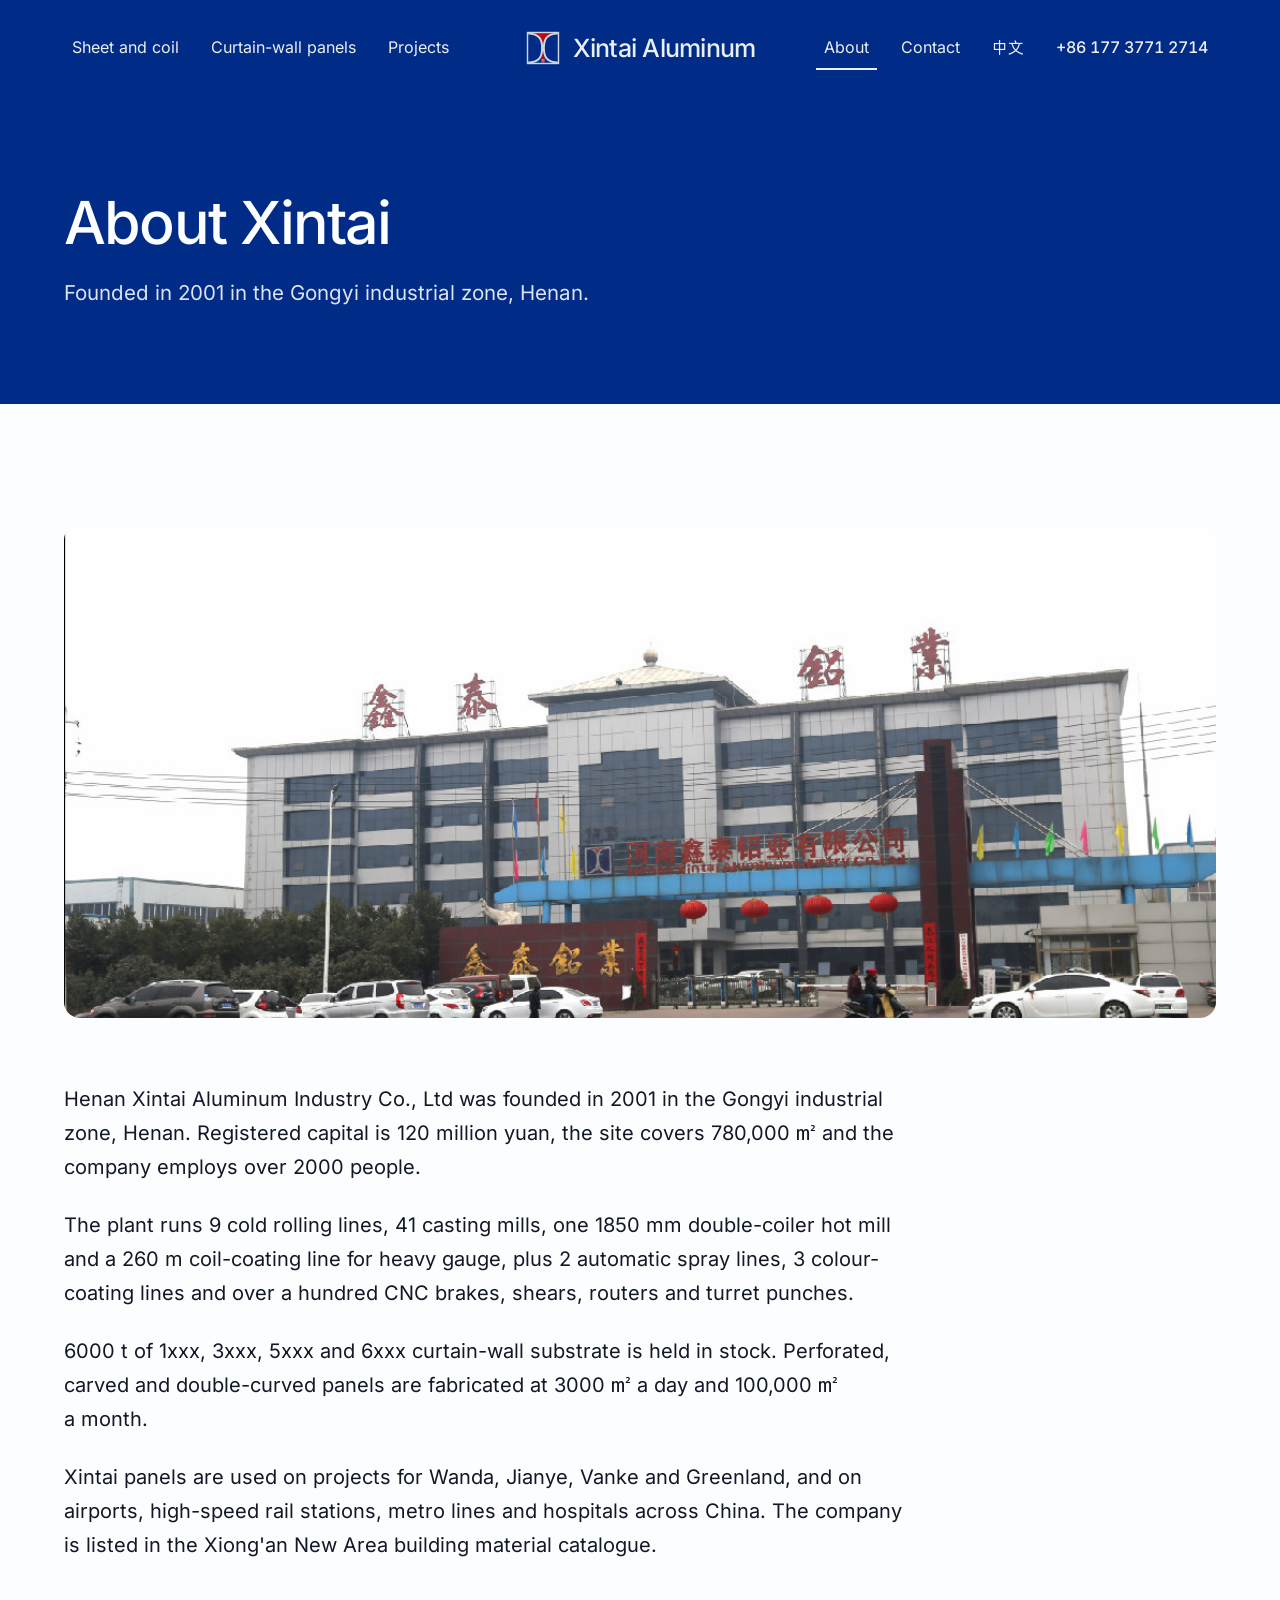
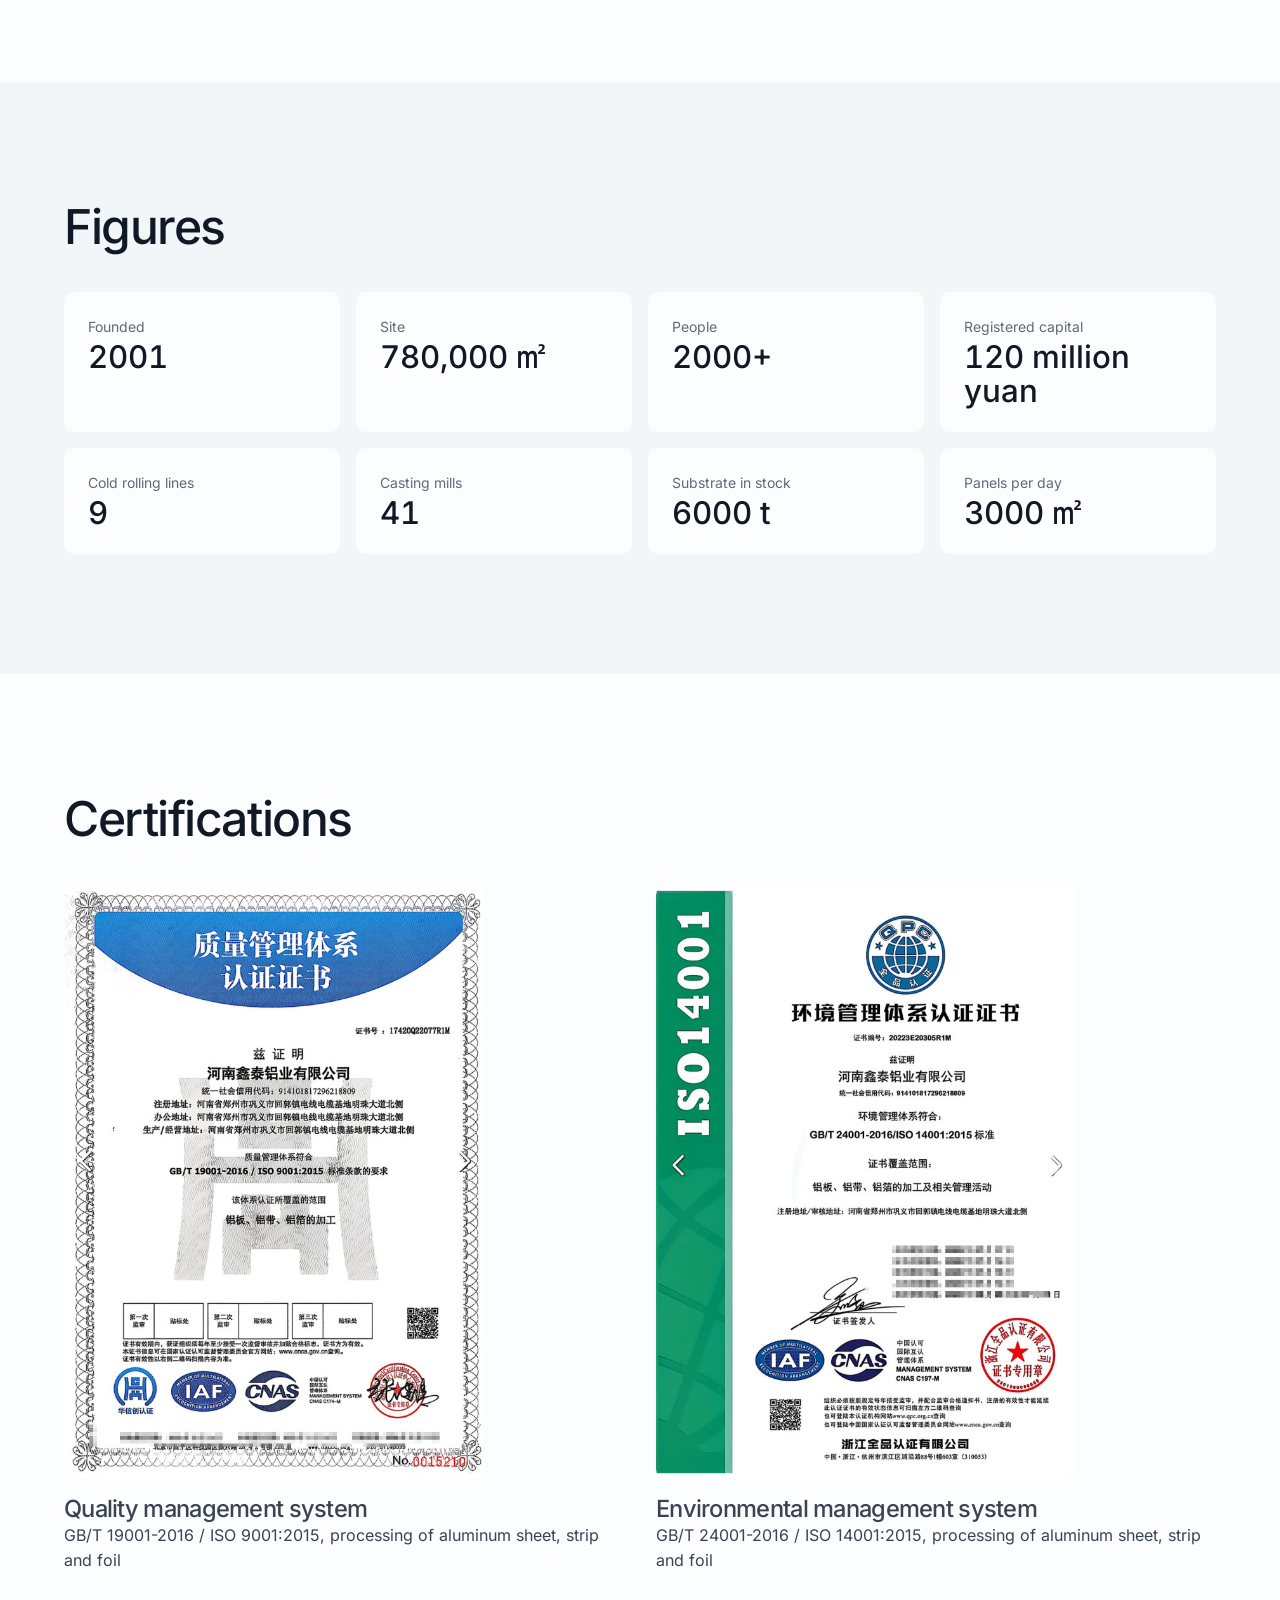
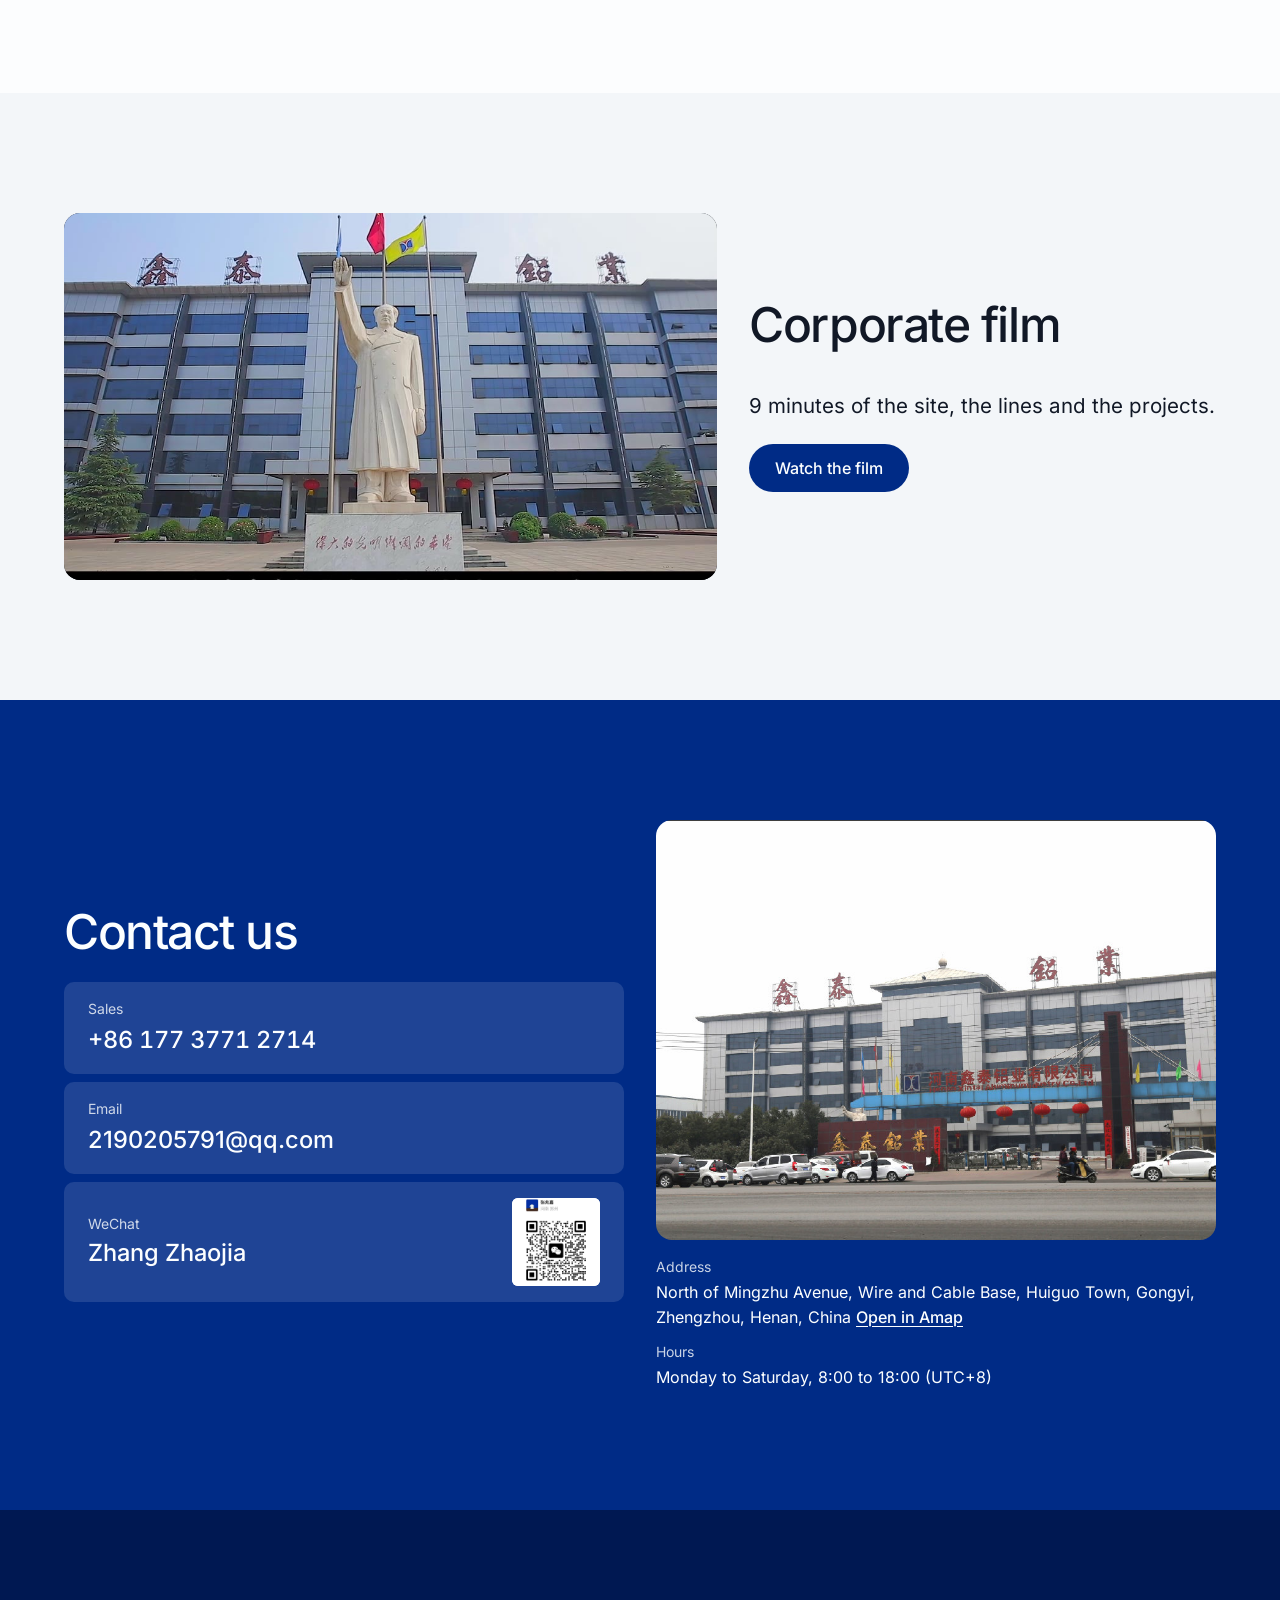
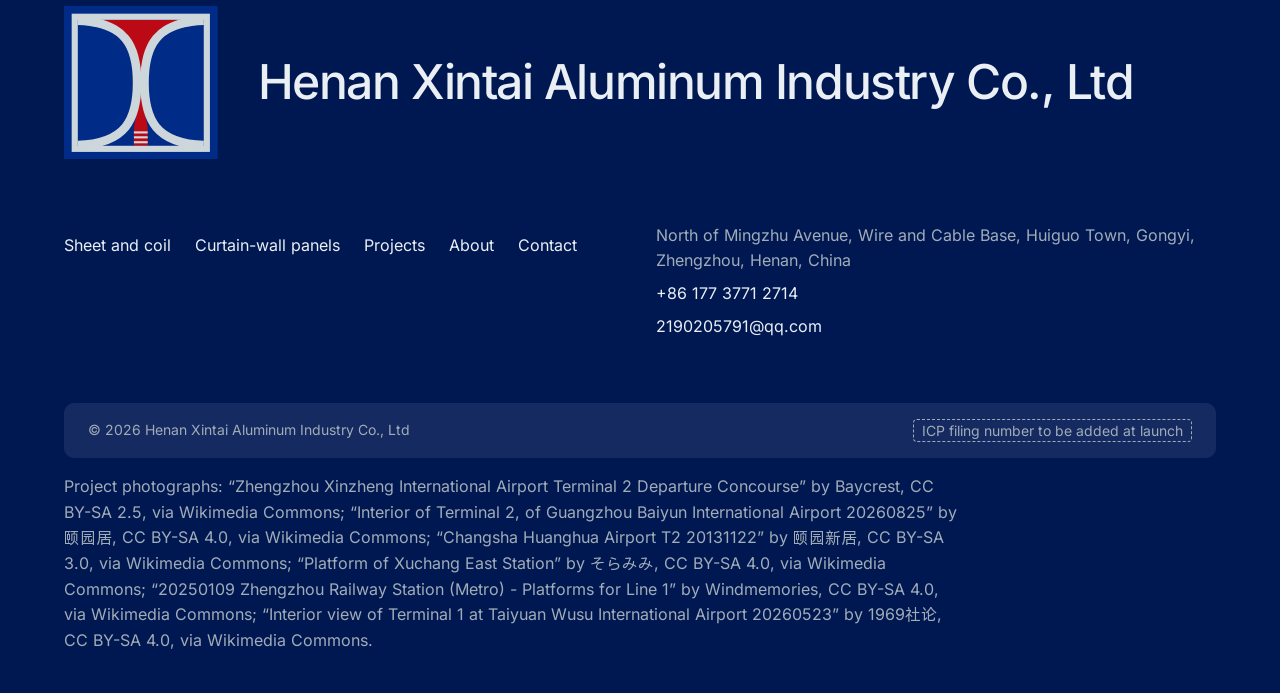
<file: en/about/index.html>
<!DOCTYPE html><html lang="en" class="xQu8lq_variable XcACya_variable"><head><meta charSet="utf-8"/><meta name="viewport" content="width=device-width, initial-scale=1"/><link rel="preload" href="/_next/static/media/inter_latin_wght-s.p.0gsaq8ukbf34m.woff2" as="font" crossorigin="" type="font/woff2"/><link rel="preload" href="/_next/static/media/puhuiti_55-s.p.4402fbn1cs9l2.woff2" as="font" crossorigin="" type="font/woff2"/><link rel="preload" href="/_next/static/media/puhuiti_65-s.p.22xmm4lip3usy.woff2" as="font" crossorigin="" type="font/woff2"/><link rel="preload" href="/photos/factory-front.jpg" as="image"/><link rel="stylesheet" href="/_next/static/chunks/1a0ej_q9n5fee.css" data-precedence="next"/><link rel="preload" as="script" fetchPriority="low" href="/_next/static/chunks/1x6obpmlu1_c2.js"/><script src="/_next/static/chunks/2rq17bbyxsfng.js" async=""></script><script src="/_next/static/chunks/3wbm-994r45kr.js" async=""></script><script src="/_next/static/chunks/3--x-72jjb_q9.js" async=""></script><script src="/_next/static/chunks/turbopack-3-ry682tkyiqk.js" async=""></script><script src="/_next/static/chunks/0umf92h1sb77c.js" async=""></script><script src="/_next/static/chunks/3f8eg8-eeubav.js" async=""></script><script src="/_next/static/chunks/2bqokf3v_fvp8.js" async=""></script><title>About Xintai · Xintai Aluminum</title><meta name="description" content="Founded in 2001 in the Gongyi industrial zone, Henan."/><link rel="icon" href="/favicon.ico?favicon.117ezoe8m31dk.ico" sizes="48x48" type="image/x-icon"/><meta name="next-size-adjust" content=""/><script src="/_next/static/chunks/0cz1d0mv5g_q7.js" noModule=""></script></head><body><div hidden=""><!--$--><!--/$--></div><header class="nav"><div class="container nav__row"><nav class="nav__group nav__group--left" aria-label="Products"><ul class="nav__links"><li><a href="/en/products/sheet-coil/">Sheet and coil</a></li><li><a href="/en/products/curtain-wall/">Curtain-wall panels</a></li><li><a href="/en/projects/">Projects</a></li></ul></nav><a class="nav__brand" href="/en/" aria-label="Henan Xintai Aluminum Industry Co., Ltd"><svg class="logo" width="36" height="36" viewBox="0 0 100 100" focusable="false" role="img" aria-label="Henan Xintai Aluminum Industry Co., Ltd"><rect width="100" height="100" fill="var(--color-brand)"></rect><path d="M9 9 H91 V9.5 C60 10.5 52.4 26 52.4 50 H47.6 C47.6 26 40 10.5 9 9.5 Z" fill="var(--color-brand-red)"></path><path d="M50 56 L54.5 79 V91 H45.5 V79 Z" fill="var(--color-brand-red)"></path><g fill="var(--color-brand-silver)"><rect x="45.5" y="81.6" width="9" height="1.4"></rect><rect x="45.5" y="84.8" width="9" height="1.4"></rect><rect x="45.5" y="88" width="9" height="1.4"></rect></g><g fill="none" stroke="var(--color-brand-silver)"><rect x="7" y="7" width="86" height="86" stroke-width="4"></rect><path d="M9 9.5 C40 10.5 47.6 26 47.6 50 C47.6 74 40 89.5 9 90.5" stroke-width="5.6"></path><path d="M91 9.5 C60 10.5 52.4 26 52.4 50 C52.4 74 60 89.5 91 90.5" stroke-width="5.6"></path></g></svg><span>Xintai Aluminum</span></a><div class="nav__group nav__group--right"><nav aria-label="Menu"><ul class="nav__links"><li><a href="/en/about/" aria-current="page">About</a></li><li><a href="/en/contact/">Contact</a></li></ul></nav><a class="nav__lang" href="/about/" lang="zh-CN" hrefLang="zh-CN">中文</a><a class="nav__phone num" href="tel:+8617737712714">+86 177 3771 2714</a></div><button type="button" class="nav__toggle" aria-expanded="false" aria-controls="nav-menu"><span class="visually-hidden">Menu</span><svg width="24" height="24" viewBox="0 0 24 24" aria-hidden="true" fill="none" stroke="currentColor" stroke-width="2" stroke-linecap="round"><path d="M4 7h16M4 12h16M4 17h16"></path></svg></button></div><div class="nav__menu" id="nav-menu" hidden=""><ul class="nav__links nav__links--menu"><li><a href="/en/products/sheet-coil/">Sheet and coil</a></li><li><a href="/en/products/curtain-wall/">Curtain-wall panels</a></li><li><a href="/en/projects/">Projects</a></li><li><a href="/en/about/" aria-current="page">About</a></li><li><a href="/en/contact/">Contact</a></li><li><a href="/about/" lang="zh-CN">中文</a></li><li><a href="tel:+8617737712714" class="num">+86 177 3771 2714</a></li></ul></div></header><main id="main"><section class="chapter chapter--night page-head" data-tone="dark"><div class="container"><h1>About Xintai</h1><p class="lead">Founded in 2001 in the Gongyi industrial zone, Henan.</p></div></section><section class="chapter chapter--paper section" data-tone="light"><div class="container"><figure class="about-figure" style="margin:0"><img src="/photos/factory-front.jpg" alt="鑫泰铝业厂区正门与办公楼" width="1075" height="663"/></figure><div class="prose" style="margin-top:var(--space-2xl)"><p>Henan Xintai Aluminum Industry Co., Ltd was founded in 2001 in the Gongyi industrial zone, Henan. Registered capital is 120 million yuan, the site covers 780,000 ㎡ and the company employs over 2000 people.</p><p>The plant runs 9 cold rolling lines, 41 casting mills, one 1850 mm double-coiler hot mill and a 260 m coil-coating line for heavy gauge, plus 2 automatic spray lines, 3 colour-coating lines and over a hundred CNC brakes, shears, routers and turret punches.</p><p>6000 t of 1xxx, 3xxx, 5xxx and 6xxx curtain-wall substrate is held in stock. Perforated, carved and double-curved panels are fabricated at 3000 ㎡ a day and 100,000 ㎡ a month.</p><p>Xintai panels are used on projects for Wanda, Jianye, Vanke and Greenland, and on airports, high-speed rail stations, metro lines and hospitals across China. The company is listed in the Xiong&#x27;an New Area building material catalogue.</p></div></div></section><section class="chapter chapter--silver section" data-tone="light" aria-labelledby="facts-title"><div class="container"><h2 id="facts-title">Figures</h2><dl class="facts"><div><dt>Founded</dt><dd>2001</dd></div><div><dt>Site</dt><dd>780,000 ㎡</dd></div><div><dt>People</dt><dd>2000+</dd></div><div><dt>Registered capital</dt><dd>120 million yuan</dd></div><div><dt>Cold rolling lines</dt><dd>9</dd></div><div><dt>Casting mills</dt><dd>41</dd></div><div><dt>Substrate in stock</dt><dd>6000 t</dd></div><div><dt>Panels per day</dt><dd>3000 ㎡</dd></div></dl></div></section><section class="chapter chapter--paper section" data-tone="light" aria-labelledby="certs-title"><div class="container"><h2 id="certs-title">Certifications</h2><div class="certs"><figure><img src="/certs/iso9001.jpg" alt="Quality management system" width="662" height="936" loading="lazy"/><figcaption><h3>Quality management system</h3><p>GB/T 19001-2016 / ISO 9001:2015, processing of aluminum sheet, strip and foil</p></figcaption></figure><figure><img src="/certs/iso14001.jpg" alt="Environmental management system" width="662" height="936" loading="lazy"/><figcaption><h3>Environmental management system</h3><p>GB/T 24001-2016 / ISO 14001:2015, processing of aluminum sheet, strip and foil</p></figcaption></figure></div></div></section><section class="chapter chapter--paper-2 section" data-tone="light" aria-labelledby="film-title2"><div class="container film-card"><div class="clip"><video muted="" loop="" playsInline="" preload="metadata" poster="/media/aerial.jpg" aria-label="Corporate film" width="1440" height="600"><source src="/media/aerial.mp4" type="video/mp4"/></video><button type="button" class="clip__pause" aria-pressed="false">Pause</button></div><div><h2 id="film-title2">Corporate film</h2><p class="lead" style="margin-bottom:var(--space-lg)">9 minutes of the site, the lines and the projects.</p><button type="button" class="btn">Watch the film</button></div></div></section><section class="band band--brand contact" aria-labelledby="contact-title"><div class="container split split--even"><div class="split__text"><h2 id="contact-title" data-reveal="true">Contact us</h2><div class="cells" data-reveal="true" style="--i:2"><a class="cell" href="tel:+8617737712714"><small>Sales</small><strong class="num">+86 177 3771 2714</strong></a><a class="cell" href="mailto:2190205791@qq.com"><small>Email</small><strong>2190205791@qq.com</strong></a><div class="cell cell--qr"><div><small>WeChat</small><strong>Zhang Zhaojia</strong></div><img src="/photos/wechat-qr.jpg" alt="销售微信二维码" width="88" height="88" loading="lazy"/></div></div></div><div class="split__proof"><div class="proof"><img class="" src="/photos/factory-front.jpg" alt="鑫泰铝业厂区正门与办公楼" width="1075" height="663" loading="lazy"/></div><dl class="contact__meta"><div><dt>Address</dt><dd>North of Mingzhu Avenue, Wire and Cable Base, Huiguo Town, Gongyi, Zhengzhou, Henan, China<!-- --> <a class="textlink" href="https://uri.amap.com/search?keyword=%E6%B2%B3%E5%8D%97%E9%91%AB%E6%B3%B0%E9%93%9D%E4%B8%9A%E6%9C%89%E9%99%90%E5%85%AC%E5%8F%B8&amp;city=%E5%B7%A9%E4%B9%89" target="_blank" rel="noopener">Open in Amap</a></dd></div><div><dt>Hours</dt><dd>Monday to Saturday, 8:00 to 18:00 (UTC+8)</dd></div></dl></div></div></section><!--$--><!--/$--></main><footer class="footer chapter chapter--night" data-tone="dark"><div class="container"><div class="footer__mark"><svg class="logo" width="240" height="240" viewBox="0 0 100 100" focusable="false" role="img" aria-label="Henan Xintai Aluminum Industry Co., Ltd"><rect width="100" height="100" fill="var(--color-brand)"></rect><path d="M9 9 H91 V9.5 C60 10.5 52.4 26 52.4 50 H47.6 C47.6 26 40 10.5 9 9.5 Z" fill="var(--color-brand-red)"></path><path d="M50 56 L54.5 79 V91 H45.5 V79 Z" fill="var(--color-brand-red)"></path><g fill="var(--color-brand-silver)"><rect x="45.5" y="81.6" width="9" height="1.4"></rect><rect x="45.5" y="84.8" width="9" height="1.4"></rect><rect x="45.5" y="88" width="9" height="1.4"></rect></g><g fill="none" stroke="var(--color-brand-silver)"><rect x="7" y="7" width="86" height="86" stroke-width="4"></rect><path d="M9 9.5 C40 10.5 47.6 26 47.6 50 C47.6 74 40 89.5 9 90.5" stroke-width="5.6"></path><path d="M91 9.5 C60 10.5 52.4 26 52.4 50 C52.4 74 60 89.5 91 90.5" stroke-width="5.6"></path></g></svg><h2>Henan Xintai Aluminum Industry Co., Ltd</h2></div><div class="footer__cols"><ul class="footer__links"><li><a href="/en/products/sheet-coil/">Sheet and coil</a></li><li><a href="/en/products/curtain-wall/">Curtain-wall panels</a></li><li><a href="/en/projects/">Projects</a></li><li><a href="/en/about/">About</a></li><li><a href="/en/contact/">Contact</a></li></ul><div class="footer__contact"><p>North of Mingzhu Avenue, Wire and Cable Base, Huiguo Town, Gongyi, Zhengzhou, Henan, China</p><p><a href="tel:+8617737712714">+86 177 3771 2714</a></p><p><a href="mailto:2190205791@qq.com">2190205791@qq.com</a></p></div></div><div class="footer__legal"><span>© 2026 Henan Xintai Aluminum Industry Co., Ltd</span><span class="fill" data-fill="icp">ICP filing number to be added at launch</span></div><p class="footer__credits" data-credits="true">Project photographs<!-- -->: <span>“Zhengzhou Xinzheng International Airport Terminal 2 Departure Concourse” by Baycrest, CC BY-SA 2.5, via Wikimedia Commons<!-- -->; </span><span>“Interior of Terminal 2, of Guangzhou Baiyun International Airport 20260825” by 颐园居, CC BY-SA 4.0, via Wikimedia Commons<!-- -->; </span><span>“Changsha Huanghua Airport T2 20131122” by 颐园新居, CC BY-SA 3.0, via Wikimedia Commons<!-- -->; </span><span>“Platform of Xuchang East Station” by そらみみ, CC BY-SA 4.0, via Wikimedia Commons<!-- -->; </span><span>“20250109 Zhengzhou Railway Station (Metro) - Platforms for Line 1” by Windmemories, CC BY-SA 4.0, via Wikimedia Commons<!-- -->; </span><span>“Interior view of Terminal 1 at Taiyuan Wusu International Airport 20260523” by 1969社论, CC BY-SA 4.0, via Wikimedia Commons<!-- -->.</span></p></div></footer><span class="visually-hidden">Henan Xintai Aluminum Industry Co., Ltd</span><script id="_R_">(globalThis["TURBOPACK"] || (globalThis["TURBOPACK"] = [])).push({"otherChunks":["static/chunks/1x6obpmlu1_c2.js","static/chunks/2rq17bbyxsfng.js","static/chunks/3wbm-994r45kr.js","static/chunks/3--x-72jjb_q9.js"],"runtimeModuleIds":[94553]});</script><script src="/_next/static/chunks/1x6obpmlu1_c2.js" async=""></script><script>(self.__next_f=self.__next_f||[]).push([0])</script><script>self.__next_f.push([1,"1:\"$Sreact.fragment\"\n2:\"/_next/static/chunks/0umf92h1sb77c.js\"\n3:I[39756,[\"$2\"],\"default\"]\n4:I[37457,[\"$2\"],\"default\"]\n8:\"/_next/static/chunks/3f8eg8-eeubav.js\"\n9:I[84834,[\"$8\"],\"Nav\"]\n16:\"ViewportBoundary\"\n17:I[97367,[\"$2\"],\"$16\"]\n19:\"MetadataBoundary\"\n1a:I[97367,[\"$2\"],\"$19\"]\n1b:\"$Sreact.suspense\"\n1d:I[68027,[],\"default\",1]\n:HL[\"/_next/static/chunks/1a0ej_q9n5fee.css\",\"style\"]\n:HL[\"/_next/static/media/inter_latin_wght-s.p.0gsaq8ukbf34m.woff2\",\"font\",{\"crossOrigin\":\"\",\"type\":\"font/woff2\"}]\n:HL[\"/_next/static/media/puhuiti_55-s.p.4402fbn1cs9l2.woff2\",\"font\",{\"crossOrigin\":\"\",\"type\":\"font/woff2\"}]\n:HL[\"/_next/static/media/puhuiti_65-s.p.22xmm4lip3usy.woff2\",\"font\",{\"crossOrigin\":\"\",\"type\":\"font/woff2\"}]\n5:X\n14:[[\"children\",{\"s\":\"__PAGE__\",\"h\":512,\"d\":{\"r\":\"$L15\",\"p\":false,\"v\":null}}]]\n12:[[\"children\",{\"s\":\"about\",\"h\":512,\"d\":{\"r\":\"$L13\",\"p\":false,\"v\":\"$5\"},\"c\":\"$Q14\"}]]\n7:[[\"children\",{\"s\":\"en\",\"h\":528,\"d\":{\"r\":[\"$\",\"$1\",\"c\",{\"children\":[[[\"$\",\"link\",\"0\",{\"rel\":\"stylesheet\",\"href\":\"/_next/static/chunks/1a0ej_q9n5fee.css\",\"precedence\":\"next\",\"crossOrigin\":\"$undefined\",\"nonce\":\"$undefined\"}],[\"$\",\"script\",\"script-0\",{\"src\":\"/_next/static/chunks/3f8eg8-eeubav.js\",\"async\":true,\"nonce\":\"$undefined\"}]],[\"$\",\"html\",null,{\"lang\":\"en\",\"className\":\"xQu8lq_variable XcACya_variable\",\"children\":[\"$\",\"body\",null,{\"children\":[[\"$\",\"$L9\",null,{\"lang\":\"en\"}],[\"$\",\"main\",null,{\"id\":\"main\",\"children\":[\"$\",\"$L3\",null,{\"parallelRouterKey\":\"children\",\"error\":\"$undefined\",\"errorStyles\":\"$undefined\",\"errorScripts\":\"$undefined\",\"template\":[\"$\",\"$L4\",null,{}],\"templateStyles\":\"$undefined\",\"templateScripts\":\"$undefined\",\"notFound\":\"$undefined\",\"forbidden\":\"$undefined\",\"unauthorized\":\"$undefined\"}]}],[\"$\",\"footer\",null,{\"className\":\"footer chapter chapter--night\",\"data-tone\":\"dark\",\"children\":[\"$\",\"div\",null,{\"className\":\"container\",\"children\":[[\"$\",\"div\",null,{\"className\":\"footer__mark\",\"children\":[[\"$\",\"svg\",null,{\"className\":\"logo\",\"width\":240,\"height\":240,\"viewBox\":\"0 0 100 100\",\"focusable\":\"false\",\"role\":\"img\",\"aria-label\":\"Henan Xintai Aluminum Industry Co., Ltd\",\"children\":[[\"$\",\"rect\",null,{\"width\":\"100\",\"height\":\"100\",\"fill\":\"var(--color-brand)\"}],[\"$\",\"path\",null,{\"d\":\"M9 9 H91 V9.5 C60 10.5 52.4 26 52.4 50 H47.6 C47.6 26 40 10.5 9 9.5 Z\",\"fill\":\"var(--color-brand-red)\"}],[\"$\",\"path\",null,{\"d\":\"M50 56 L54.5 79 V91 H45.5 V79 Z\",\"fill\":\"var(--color-brand-red)\"}],[\"$\",\"g\",null,{\"fill\":\"var(--color-brand-silver)\",\"children\":[[\"$\",\"rect\",null,{\"x\":\"45.5\",\"y\":\"81.6\",\"width\":\"9\",\"height\":\"1.4\"}],[\"$\",\"rect\",null,{\"x\":\"45.5\",\"y\":\"84.8\",\"width\":\"9\",\"height\":\"1.4\"}],[\"$\",\"rect\",null,{\"x\":\"45.5\",\"y\":\"88\",\"width\":\"9\",\"height\":\"1.4\"}]]}],[\"$\",\"g\",null,{\"fill\":\"none\",\"stroke\":\"var(--color-brand-silver)\",\"children\":[[\"$\",\"rect\",null,{\"x\":\"7\",\"y\":\"7\",\"width\":\"86\",\"height\":\"86\",\"strokeWidth\":\"4\"}],[\"$\",\"path\",null,{\"d\":\"M9 9.5 C40 10.5 47.6 26 47.6 50 C47.6 74 40 89.5 9 90.5\",\"strokeWidth\":\"5.6\"}],[\"$\",\"path\",null,{\"d\":\"M91 9.5 C60 10.5 52.4 26 52.4 50 C52.4 74 60 89.5 91 90.5\",\"strokeWidth\":\"5.6\"}]]}]]}],[\"$\",\"h2\",null,{\"children\":\"Henan Xintai Aluminum Industry Co., Ltd\"}]]}],[\"$\",\"div\",null,{\"className\":\"footer__cols\",\"children\":[[\"$\",\"ul\",null,{\"className\":\"footer__links\",\"children\":[[\"$\",\"li\",\"/en/products/sheet-coil/\",{\"children\":[\"$\",\"a\",null,{\"href\":\"/en/products/sheet-coil/\",\"children\":\"Sheet and coil\"}]}],[\"$\",\"li\",\"/en/products/curtain-wall/\",{\"children\":[\"$\",\"a\",null,{\"href\":\"/en/products/curtain-wall/\",\"children\":\"Curtain-wall panels\"}]}],\"$La\",\"$Lb\",\"$Lc\"]}],\"$Ld\"]}],\"$Le\",\"$Lf\"]}]}],\"$L10\",\"$L11\"]}]}]]}],\"p\":false,\"v\":null},\"c\":\"$Q12\"}]]\n6:[[\"children\",{\"s\":\"(en)\",\"h\":528,\"d\":{\"r\":[\"$\",\"$1\",\"c\",{\"children\":[null,[\"$\",\"$L3\",null,{\"parallelRouterKey\":\"children\",\"error\":\"$undefined\",\"errorStyles\":\"$undefined\",\"errorScripts\":\"$undefined\",\"template\":[\"$\",\"$L4\",null,{}],\"templateStyles\":\"$undefined\",\"templateScripts\":\"$undefined\",\"notFound\":[[[\"$\",\"title\",null,{\"children\":\"404: This page could not be found.\"}],[\"$\",\"div\",null,{\"style\":\"$0:t:t:d:r:props:children:1:props:notFound:0:1:props:style\",\"children\":[\"$\",\"div\",null,{\"children\":[[\"$\",\"style\",null,{\"dangerouslySetInnerHTML\":{\"__html\":\"body{color:#000;background:#fff;margin:0}.next-error-h1{border-right:1px solid rgba(0,0,0,.3)}@media (prefers-color-scheme:dark){body{color:#fff;background:#000}.next-error-h1{border-right:1px solid rgba(255,255,255,.3)}}\"}}],[\"$\",\"h1\",null,{\"className\":\"next-error-h1\",\"style\":\"$0:t:t:d:r:props:children:1:props:notFound:0:1:props:children:props:children:1:props:style\",\"children\":404}],[\"$\",\"div\",null,{\"style\":\"$0:t:t:d:r:props:children:1:props:notFound:0:1:props:children:props:children:2:props:style\",\"children\":[\"$\",\"h2\",null,{\"style\":\"$0:t:t:d:r:props:children:1:props:notFound:0:1:props:children:props:children:2:props:children:props:style\",\"children\":\"This page could not be found.\"}]}]]}]}]],[]],\"forbidden\":\"$undefined\",\"unauthorized\":\"$undefined\"}]]}],\"p\":false,\"v\":\"$5\"},\"c\":\"$Q7\"}]]\n0:{\"P\":null,\"c\":[\"\",\"en\",\"about\",\"\"],\"q\":\"\",\"i\":false,\"t\":{\"t\":{\"s\":\"\",\"h\":528,\"d\":{\"r\":[\"$\",\"$1\",\"c\",{\"children\":[null,[\"$\",\"$L3\",null,{\"parallelRouterKey\":\"children\",\"error\":\"$undefined\",\"errorStyles\":\"$undefined\",\"errorScripts\":\"$undefined\",\"template\":[\"$\",\"$L4\",null,{}],\"templateStyles\":\"$undefined\",\"templateScripts\":\"$undefined\",\"notFound\":[[[\"$\",\"title\",null,{\"children\":\"404: This page could not be found.\"}],[\"$\",\"div\",null,{\"style\":{\"fontFamily\":\"system-ui,\\\"Segoe UI\\\",Roboto,Helvetica,Arial,sans-serif,\\\"Apple Color Emoji\\\",\\\"Segoe UI Emoji\\\"\",\"height\":\"100vh\",\"textAlign\":\"center\",\"display\":\"flex\",\"flexDirection\":\"column\",\"alignItems\":\"center\",\"justifyContent\":\"center\"},\"children\":[\"$\",\"div\",null,{\"children\":[[\"$\",\"style\",null,{\"dangerouslySetInnerHTML\":{\"__html\":\"body{color:#000;background:#fff;margin:0}.next-error-h1{border-right:1px solid rgba(0,0,0,.3)}@media (prefers-color-scheme:dark){body{color:#fff;background:#000}.next-error-h1{border-right:1px solid rgba(255,255,255,.3)}}\"}}],[\"$\",\"h1\",null,{\"className\":\"next-error-h1\",\"style\":{\"display\":\"inline-block\",\"margin\":\"0 20px 0 0\",\"padding\":\"0 23px 0 0\",\"fontSize\":24,\"fontWeight\":500,\"verticalAlign\":\"top\",\"lineHeight\":\"49px\"},\"children\":404}],[\"$\",\"div\",null,{\"style\":{\"display\":\"inline-block\"},\"children\":[\"$\",\"h2\",null,{\"style\":{\"fontSize\":14,\"fontWeight\":400,\"lineHeight\":\"49px\",\"margin\":0},\"children\":\"This page could not be found.\"}]}]]}]}]],[]],\"forbidden\":\"$undefined\",\"unauthorized\":\"$undefined\"}]]}],\"p\":false,\"v\":\"$5\"},\"c\":\"$Q6\"},\"h\":{\"r\":[\"$\",\"$1\",\"h\",{\"children\":[null,[\"$\",\"$L17\",null,{\"children\":\"$L18\"}],[\"$\",\"$L1a\",null,{\"children\":[[\"$\",\"div\",null,{\"hidden\":true,\"children\":[\"$\",\"$1b\",null,{\"name\":\"Next.Metadata\",\"children\":\"$L1c\"}]}],null]}],[\"$\",\"meta\",null,{\"name\":\"next-size-adjust\",\"content\":\"\"}]]}],\"p\":false,\"v\":null}},\"m\":\"$undefined\",\"G\":[\"$1d\",[]],\"S\":true,\"r\":\"$undefined\",\"s\":\"$undefined\",\"a\":\"$undefined\",\"l\":\"$undefined\",\"p\":\"$undefined\",\"d\":\"$undefined\",\"b\":\"LdM-JXoPRak29Cl_cwbgb\"}\n1e:I[97866,[\"$8\"],\"Effects\"]\n1f:\"/_next/static/chunks/2bqokf3v_fvp8.js\"\n20:I[62138,[\"$8\",\"$1f\"],\"Clip\"]\n:HL[\"/photos/factory-front.jpg\",\"image\"]\n5:C\na:[\"$\",\"li\",\"/en/projects/\",{\"children\":[\"$\",\"a\",null,{\"href\":\"/en/projects/\",\"children\":\"Projects\"}]}]\nb:[\"$\",\"li\",\"/en/about/\",{\"children\":[\"$\",\"a\",null,{\"href\":\"/en/about/\",\"children\":\"About\"}]}]\nc:[\"$\",\"li\",\"/en/contact/\",{\"children\":[\"$\",\"a\",null,{\"href\":\"/en/contact/\",\"children\":\"Contact\"}]}]\nd:[\"$\",\"div\",null,{\"className\":\"footer__contact\",\"children\":[[\"$\",\"p\",null,{\"children\":\"North of Mingzhu Avenue, Wire and Cable Base, Huiguo Town, Gongyi, Zhengzhou, Henan, China\"}],[\"$\",\"p\",null,{\"children\":[\"$\",\"a\",null,{\"href\":\"tel:+8617737712714\",\"children\":\"+86 177 3771 2714\"}]}],[\"$\",\"p\",null,{\"children\":[\"$\",\"a\",null,{\"href\":\"mailto:2190205791@qq.com\",\"children\":\"2190205791@qq.com\"}]}]]}]\ne:[\"$\",\"div\",null,{\"className\":\"footer__legal\",\"children\":[[\"$\",\"span\",null,{\"children\":\"© 2026 Henan Xintai Aluminum Industry Co., Ltd\"}],[\"$\",\"span\",null,{\"className\":\"fill\",\"data-fill\":\"icp\",\"children\":\"ICP filing number to be added at launch\"}]]}]\nf:[\"$\",\"p\",null,{\"className\":\"footer__credits\",\"data-credits\":true,\"children\":[\"Project photographs\",\": \",[[\"$\",\"span\",\"/photos/zhengzhou-xinzheng-t2.jpg\",{\"children\":[\"“Zhengzhou Xinzheng International Airport Terminal 2 Departure Concourse” by Baycrest, CC BY-SA 2.5, via Wikimedia Commons\",\"; \"]}],[\"$\",\"span\",\"/photos/guangzhou-baiyun-t2.jpg\",{\"children\":[\"“Interior of Terminal 2, of Guangzhou Baiyun International Airport 20260825” by 颐园居, CC BY-SA 4.0, via Wikimedia Commons\",\"; \"]}],[\"$\",\"span\",\"/photos/changsha-airport-t2.jpg\",{\"children\":[\"“Changsha Huanghua Airport T2 20131122” by 颐园新居, CC BY-SA 3.0, via Wikimedia Commons\",\"; \"]}],[\"$\",\"span\",\"/photos/xuchang-east-station.jpg\",{\"children\":[\"“Platform of Xuchang East Station” by そらみみ, CC BY-SA 4.0, via Wikimedia Commons\",\"; \"]}],[\"$\",\"span\",\"/photos/zhengzhou-metro-line1.jpg\",{\"children\":[\"“20250109 Zhengzhou Railway Station (Metro) - Platforms for Line 1” by Windmemories, CC BY-SA 4.0, via Wikimedia Commons\",\"; \"]}],[\"$\",\"span\",\"/photos/taiyuan-wusu-t1.jpg\",{\"children\":[\"“Interior view of Terminal 1 at Taiyuan Wusu International Airport 20260523” by 1969社论, CC BY-SA 4.0, via Wikimedia Commons\",\".\"]}]]]}]\n10:[\"$\",\"$L1e\",null,{}]\n11:[\"$\",\"span\",null,{\"className\":\"visually-hidden\",\"children\":\"Henan Xintai Aluminum Industry Co., Ltd\"}]\n13:[\"$\",\"$1\",\"c\",{\"children\":[null,[\"$\",\"$L3\",null,{\"parallelRouterKey\":\"children\",\"error\":\"$undefined\",\"errorStyles\":\"$undefined\",\"errorScripts\":\"$undefined\",\"template\":[\"$\",\"$L4\",null,{}],\"templateStyles\":\"$undefined\",\"templateScripts\":\"$undefined\",\"notFound\":\"$undefined\",\"forbidden\":\"$undefined\",\"unauthorized\":\"$undefined\"}]]}]\n15:[\"$\",\"$1\",\"c\",{\"children\":[[[\"$\",\"section\",null,{\"className\":\"chapter chapter--night page-head\",\"data-tone\":\"dark\",\"children\":[\"$\",\"div\",null,{\"className\":\"container\",\"children\":[[\"$\",\"h1\",null,{\"children\":\"About Xintai\"}],[\"$\",\"p\",null,{\"className\":\"lead\",\"children\":\"Founded in 2001 in the Gongyi industrial zone, Henan.\"}]]}]}],[\"$\",\"section\",null,{\"className\":\"chapter chapter--paper section\",\"data-tone\":\"light\",\"children\":[\"$\",\"div\",null,{\"className\":\"container\",\"children\":[[\"$\",\"figure\",null,{\"className\":\"about-figure\",\"style\":{\"margin\":0},\"children\":[\"$\",\"img\",null,{\"src\":\"/photos/factory-front.jpg\",\"alt\":\"鑫泰铝业厂区正门与办公楼\",\"width\":1075,\"height\":663}]}],[\"$\",\"div\",null,{\"className\":\"prose\",\"style\":{\"marginTop\":\"var(--space-2xl)\"},\"children\":[[\"$\",\"p\",\"Henan Xintai\",{\"children\":\"Henan Xintai Aluminum Industry Co., Ltd was founded in 2001 in the Gongyi industrial zone, Henan. Registered capital is 120 million yuan, the site covers 780,000 ㎡ and the company employs over 2000 people.\"}],[\"$\",\"p\",\"The plant ru\",{\"children\":\"The plant runs 9 cold rolling lines, 41 casting mills, one 1850 mm double-coiler hot mill and a 260 m coil-coating line for heavy gauge, plus 2 automatic spray lines, 3 colour-coating lines and over a hundred CNC brakes, shears, routers and turret punches.\"}],[\"$\",\"p\",\"6000 t of 1x\",{\"children\":\"6000 t of 1xxx, 3xxx, 5xxx and 6xxx curtain-wall substrate is held in stock. Perforated, carved and double-curved panels are fabricated at 3000 ㎡ a day and 100,000 ㎡ a month.\"}],[\"$\",\"p\",\"Xintai panel\",{\"children\":\"Xintai panels are used on projects for Wanda, Jianye, Vanke and Greenland, and on airports, high-speed rail stations, metro lines and hospitals across China. The company is listed in the Xiong'an New Area building material catalogue.\"}]]}]]}]}],[\"$\",\"section\",null,{\"className\":\"chapter chapter--silver section\",\"data-tone\":\"light\",\"aria-labelledby\":\"facts-title\",\"children\":[\"$\",\"div\",null,{\"className\":\"container\",\"children\":[[\"$\",\"h2\",null,{\"id\":\"facts-title\",\"children\":\"Figures\"}],[\"$\",\"dl\",null,{\"className\":\"facts\",\"children\":[[\"$\",\"div\",\"Founded\",{\"children\":[[\"$\",\"dt\",null,{\"children\":\"Founded\"}],[\"$\",\"dd\",null,{\"children\":\"2001\"}]]}],[\"$\",\"div\",\"Site\",{\"children\":[[\"$\",\"dt\",null,{\"children\":\"Site\"}],[\"$\",\"dd\",null,{\"children\":\"780,000 ㎡\"}]]}],[\"$\",\"div\",\"People\",{\"children\":[[\"$\",\"dt\",null,{\"children\":\"People\"}],[\"$\",\"dd\",null,{\"children\":\"2000+\"}]]}],[\"$\",\"div\",\"Registered capital\",{\"children\":[[\"$\",\"dt\",null,{\"children\":\"Registered capital\"}],[\"$\",\"dd\",null,{\"children\":\"120 million yuan\"}]]}],[\"$\",\"div\",\"Cold rolling lines\",{\"children\":[[\"$\",\"dt\",null,{\"children\":\"Cold rolling lines\"}],[\"$\",\"dd\",null,{\"children\":\"9\"}]]}],[\"$\",\"div\",\"Casting mills\",{\"children\":[[\"$\",\"dt\",null,{\"children\":\"Casting mills\"}],[\"$\",\"dd\",null,{\"children\":\"41\"}]]}],[\"$\",\"div\",\"Substrate in stock\",{\"children\":[[\"$\",\"dt\",null,{\"children\":\"Substrate in stock\"}],[\"$\",\"dd\",null,{\"children\":\"6000 t\"}]]}],[\"$\",\"div\",\"Panels per day\",{\"children\":[[\"$\",\"dt\",null,{\"children\":\"Panels per day\"}],[\"$\",\"dd\",null,{\"children\":\"3000 ㎡\"}]]}]]}]]}]}],[\"$\",\"section\",null,{\"className\":\"chapter chapter--paper section\",\"data-tone\":\"light\",\"aria-labelledby\":\"certs-title\",\"children\":[\"$\",\"div\",null,{\"className\":\"container\",\"children\":[[\"$\",\"h2\",null,{\"id\":\"certs-title\",\"children\":\"Certifications\"}],[\"$\",\"div\",null,{\"className\":\"certs\",\"children\":[[\"$\",\"figure\",\"/certs/iso9001.jpg\",{\"children\":[[\"$\",\"img\",null,{\"src\":\"/certs/iso9001.jpg\",\"alt\":\"Quality management system\",\"width\":662,\"height\":936,\"loading\":\"lazy\"}],[\"$\",\"figcaption\",null,{\"children\":[[\"$\",\"h3\",null,{\"children\":\"Quality management system\"}],[\"$\",\"p\",null,{\"children\":\"GB/T 19001-2016 / ISO 9001:2015, processing of aluminum sheet, strip and foil\"}]]}]]}],[\"$\",\"figure\",\"/certs/iso14001.jpg\",{\"children\":[[\"$\",\"img\",null,{\"src\":\"/certs/iso14001.jpg\",\"alt\":\"Environmental management system\",\"width\":662,\"height\":936,\"loading\":\"lazy\"}],[\"$\",\"figcaption\",null,{\"children\":[[\"$\",\"h3\",null,{\"children\":\"Environmental management system\"}],[\"$\",\"p\",null,{\"children\":\"GB/T 24001-2016 / ISO 14001:2015, processing of aluminum sheet, strip and foil\"}]]}]]}]]}]]}]}],[\"$\",\"section\",null,{\"className\":\"chapter chapter--paper-2 section\",\"data-tone\":\"light\",\"aria-labelledby\":\"film-title2\",\"children\":[\"$\",\"div\",null,{\"className\":\"container film-card\",\"children\":[[\"$\",\"$L20\",null,{\"clip\":{\"video\":\"/media/aerial.mp4\",\"poster\":\"/media/aerial.jpg\"},\"label\":\"Corporate film\",\"pauseLabel\":\"Pause\",\"playLabel\":\"Play\"}],\"$L21\"]}]}],\"$L22\"],[\"$L23\"],\"$L24\"]}]\n25:I[68685,[\"$8\",\"$1f\"],\"FilmButton\"]\n26:I[97367,[\"$2\"],\"OutletBoundary\"]\n21:[\"$\",\"div\",null,{\"children\":[[\"$\",\"h2\",null,{\"id\":\"film-title2\",\"children\":\"Corporate film\"}],[\"$\",\"p\",null,{\"className\":\"lead\",\"style\":{\"marginBottom\":\"var(--space-lg)\"},\"children\":\"9 minutes of the site, the lines and the projects.\"}],[\"$\",\"$L25\",null,{\"lang\":\"en\"}]]}]\n22:[\"$\",\"section\",null,{\"className\":\"band band--brand contact\",\"aria-labelledby\":\"contact-title\",\"children\":[\"$\",\"div\",null,{\"className\":\"container split split--even\",\"children\":[[\"$\",\"div\",null,{\"className\":\"split__text\",\"children\":[[\"$\",\"h2\",null,{\"id\":\"contact-title\",\"data-reveal\":true,\"children\":\"Contact us\"}],\"\",[\"$\",\"div\",null,{\"className\":\"cells\",\"data-reveal\":true,\"style\":{\"--i\":2},\"children\":[[\"$\",\"a\",null,{\"className\":\"cell\",\"href\":\"tel:+8617737712714\",\"children\":[[\"$\",\"small\",null,{\"children\":\"Sales\"}],[\"$\",\"strong\",null,{\"className\":\"num\",\"children\":\"+86 177 3771 2714\"}]]}],[\"$\",\"a\",null,{\"className\":\"cell\",\"href\":\"mailto:2190205791@qq.com\",\"children\":[[\"$\",\"small\",null,{\"children\":\"Email\"}],[\"$\",\"strong\",null,{\"children\":\"2190205791@qq.com\"}]]}],[\"$\",\"div\",null,{\"className\":\"cell cell--qr\",\"children\":[[\"$\",\"div\",null,{\"children\":[[\"$\",\"small\",null,{\"children\":\"WeChat\"}],[\"$\",\"strong\",null,{\"children\":\"Zhang Zhaojia\"}]]}],[\"$\",\"img\",null,{\"src\":\"/photos/wechat-qr.jpg\",\"alt\":\"销售微信二维码\",\"width\":88,\"height\":88,\"loading\":\"lazy\"}]]}]]}]]}],[\"$\",\"div\",null,{\"className\":\"split__proof\",\"children\":[[\"$\",\"div\",null,{\"className\":\"proof\",\"children\":[\"$\",\"img\",null,{\"className\":\"\",\"src\":\"/photos/factory-front.jpg\",\"alt\":\"鑫泰铝业厂区正门与办公楼\",\"width\":1075,\"height\":663,\"loading\":\"lazy\",\"sizes\":\"$undefined\"}]}],[\"$\",\"dl\",null,{\"className\":\"contact__meta\",\"children\":[[\"$\",\"div\",null,{\"children\":[[\"$\",\"dt\",null,{\"children\":\"Address\"}],[\"$\",\"dd\",null,{\"children\":[\"North of Mingzhu Avenue, Wire and Cable Base, Huiguo Town, Gongyi, Zhengzhou, Henan, China\",\" \",[\"$\",\"a\",null,{\"className\":\"textlink\",\"href\":\"https://uri.amap.com/search?keyword=%E6%B2%B3%E5%8D%97%E9%91%AB%E6%B3%B0%E9%93%9D%E4%B8%9A%E6%9C%89%E9%99%90%E5%85%AC%E5%8F%B8\u0026city=%E5%B7%A9%E4%B9%89\",\"target\":\"_blank\",\"rel\":\"noopener\",\"children\":\"Open in Amap\"}]]}]]}],[\"$\",\"div\",null,{\"children\":[[\"$\",\"dt\",null,{\"children\":\"Hours\"}],[\"$\",\"dd\",null,{\"children\":\"Monday to Saturday, 8:00 to 18:00 (UTC+8)\"}]]}]]}]]}]]}]}]\n23:[\"$\",\"script\",\"script-0\",{\"src\":\"/_next/static/chunks/2bqokf3v_fvp8.js\",\"async\":true,\"nonce\":\"$undefined\"}]\n24:[\"$\",\"$L26\",null,{\"children\":[\"$\",\"$1b\",null,{\"name\":\"Next.MetadataOutlet\",\"children\":\"$@27\"}]}]\n18:[[\"$\",\"meta\",\"0\",{\"charSet\":\"utf-8\"}],[\"$\",\"meta\",\"1\",{\"name\":\"viewport\",\"content\":\"width=device-width, initial-scale=1\"}]]\n28:I[27201,[\"$2\"],\"IconMark\"]\n1c:[[\"$\",\"title\",\"0\",{\"children\":\"About Xintai · Xintai Aluminum\"}],[\"$\",\"meta\",\"1\",{\"name\":\"description\",\"content\":\"Founded in 2001 in the Gongyi industrial zone, Henan.\"}],[\"$\",\"link\",\"2\",{\"rel\":\"icon\",\"href\":\"/favicon.ico?favicon.117ezoe8m31dk.ico\",\"sizes\":\"48x48\",\"type\":\"image/x-icon\"}],[\"$\",\"$L28\",\"3\",{}]]\n27:null\n"])</script></body></html>
</file>
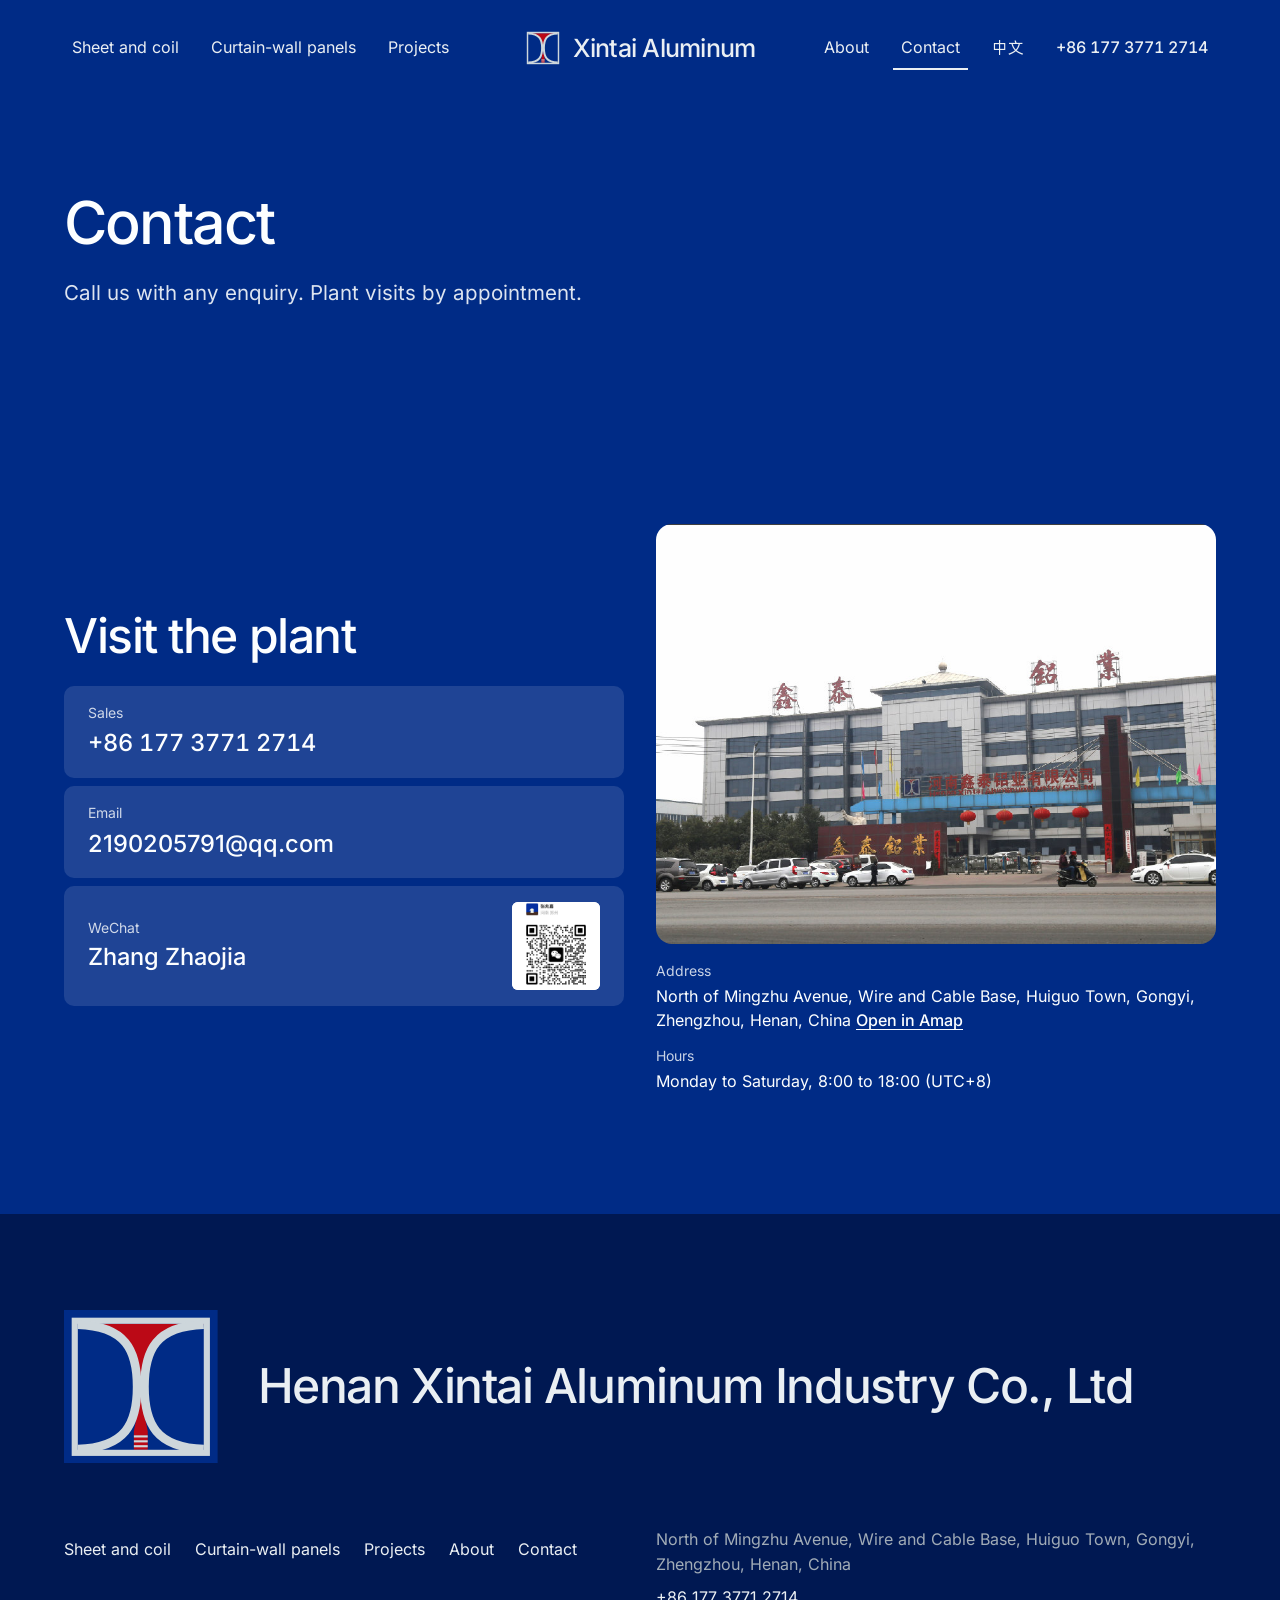
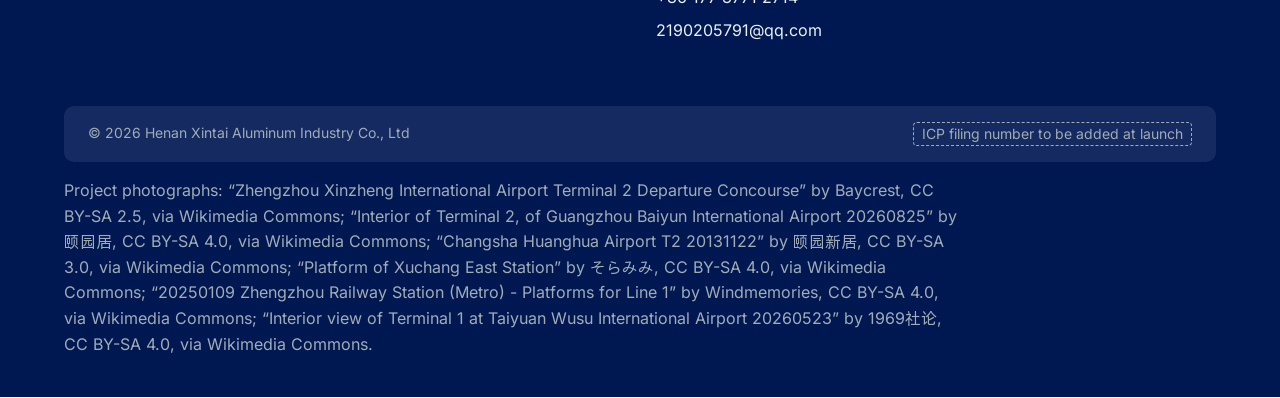
<file: en/contact/index.html>
<!DOCTYPE html><html lang="en" class="xQu8lq_variable XcACya_variable"><head><meta charSet="utf-8"/><meta name="viewport" content="width=device-width, initial-scale=1"/><link rel="preload" href="/_next/static/media/inter_latin_wght-s.p.0gsaq8ukbf34m.woff2" as="font" crossorigin="" type="font/woff2"/><link rel="preload" href="/_next/static/media/puhuiti_55-s.p.4402fbn1cs9l2.woff2" as="font" crossorigin="" type="font/woff2"/><link rel="preload" href="/_next/static/media/puhuiti_65-s.p.22xmm4lip3usy.woff2" as="font" crossorigin="" type="font/woff2"/><link rel="stylesheet" href="/_next/static/chunks/1a0ej_q9n5fee.css" data-precedence="next"/><link rel="preload" as="script" fetchPriority="low" href="/_next/static/chunks/1x6obpmlu1_c2.js"/><script src="/_next/static/chunks/2rq17bbyxsfng.js" async=""></script><script src="/_next/static/chunks/3wbm-994r45kr.js" async=""></script><script src="/_next/static/chunks/3--x-72jjb_q9.js" async=""></script><script src="/_next/static/chunks/turbopack-3-ry682tkyiqk.js" async=""></script><script src="/_next/static/chunks/0umf92h1sb77c.js" async=""></script><script src="/_next/static/chunks/3f8eg8-eeubav.js" async=""></script><script src="/_next/static/chunks/2bqokf3v_fvp8.js" async=""></script><title>Contact · Xintai Aluminum</title><meta name="description" content="Call us with any enquiry. Plant visits by appointment."/><link rel="icon" href="/favicon.ico?favicon.117ezoe8m31dk.ico" sizes="48x48" type="image/x-icon"/><meta name="next-size-adjust" content=""/><script src="/_next/static/chunks/0cz1d0mv5g_q7.js" noModule=""></script></head><body><div hidden=""><!--$--><!--/$--></div><header class="nav"><div class="container nav__row"><nav class="nav__group nav__group--left" aria-label="Products"><ul class="nav__links"><li><a href="/en/products/sheet-coil/">Sheet and coil</a></li><li><a href="/en/products/curtain-wall/">Curtain-wall panels</a></li><li><a href="/en/projects/">Projects</a></li></ul></nav><a class="nav__brand" href="/en/" aria-label="Henan Xintai Aluminum Industry Co., Ltd"><svg class="logo" width="36" height="36" viewBox="0 0 100 100" focusable="false" role="img" aria-label="Henan Xintai Aluminum Industry Co., Ltd"><rect width="100" height="100" fill="var(--color-brand)"></rect><path d="M9 9 H91 V9.5 C60 10.5 52.4 26 52.4 50 H47.6 C47.6 26 40 10.5 9 9.5 Z" fill="var(--color-brand-red)"></path><path d="M50 56 L54.5 79 V91 H45.5 V79 Z" fill="var(--color-brand-red)"></path><g fill="var(--color-brand-silver)"><rect x="45.5" y="81.6" width="9" height="1.4"></rect><rect x="45.5" y="84.8" width="9" height="1.4"></rect><rect x="45.5" y="88" width="9" height="1.4"></rect></g><g fill="none" stroke="var(--color-brand-silver)"><rect x="7" y="7" width="86" height="86" stroke-width="4"></rect><path d="M9 9.5 C40 10.5 47.6 26 47.6 50 C47.6 74 40 89.5 9 90.5" stroke-width="5.6"></path><path d="M91 9.5 C60 10.5 52.4 26 52.4 50 C52.4 74 60 89.5 91 90.5" stroke-width="5.6"></path></g></svg><span>Xintai Aluminum</span></a><div class="nav__group nav__group--right"><nav aria-label="Menu"><ul class="nav__links"><li><a href="/en/about/">About</a></li><li><a href="/en/contact/" aria-current="page">Contact</a></li></ul></nav><a class="nav__lang" href="/contact/" lang="zh-CN" hrefLang="zh-CN">中文</a><a class="nav__phone num" href="tel:+8617737712714">+86 177 3771 2714</a></div><button type="button" class="nav__toggle" aria-expanded="false" aria-controls="nav-menu"><span class="visually-hidden">Menu</span><svg width="24" height="24" viewBox="0 0 24 24" aria-hidden="true" fill="none" stroke="currentColor" stroke-width="2" stroke-linecap="round"><path d="M4 7h16M4 12h16M4 17h16"></path></svg></button></div><div class="nav__menu" id="nav-menu" hidden=""><ul class="nav__links nav__links--menu"><li><a href="/en/products/sheet-coil/">Sheet and coil</a></li><li><a href="/en/products/curtain-wall/">Curtain-wall panels</a></li><li><a href="/en/projects/">Projects</a></li><li><a href="/en/about/">About</a></li><li><a href="/en/contact/" aria-current="page">Contact</a></li><li><a href="/contact/" lang="zh-CN">中文</a></li><li><a href="tel:+8617737712714" class="num">+86 177 3771 2714</a></li></ul></div></header><main id="main"><section class="chapter chapter--night page-head" data-tone="dark"><div class="container"><h1>Contact</h1><p class="lead">Call us with any enquiry. Plant visits by appointment.</p></div></section><section class="band band--brand contact" aria-labelledby="contact-title"><div class="container split split--even"><div class="split__text"><h2 id="contact-title" data-reveal="true">Visit the plant</h2><div class="cells" data-reveal="true" style="--i:2"><a class="cell" href="tel:+8617737712714"><small>Sales</small><strong class="num">+86 177 3771 2714</strong></a><a class="cell" href="mailto:2190205791@qq.com"><small>Email</small><strong>2190205791@qq.com</strong></a><div class="cell cell--qr"><div><small>WeChat</small><strong>Zhang Zhaojia</strong></div><img src="/photos/wechat-qr.jpg" alt="销售微信二维码" width="88" height="88" loading="lazy"/></div></div></div><div class="split__proof"><div class="proof"><img class="" src="/photos/factory-front.jpg" alt="鑫泰铝业厂区正门与办公楼" width="1075" height="663" loading="lazy"/></div><dl class="contact__meta"><div><dt>Address</dt><dd>North of Mingzhu Avenue, Wire and Cable Base, Huiguo Town, Gongyi, Zhengzhou, Henan, China<!-- --> <a class="textlink" href="https://uri.amap.com/search?keyword=%E6%B2%B3%E5%8D%97%E9%91%AB%E6%B3%B0%E9%93%9D%E4%B8%9A%E6%9C%89%E9%99%90%E5%85%AC%E5%8F%B8&amp;city=%E5%B7%A9%E4%B9%89" target="_blank" rel="noopener">Open in Amap</a></dd></div><div><dt>Hours</dt><dd>Monday to Saturday, 8:00 to 18:00 (UTC+8)</dd></div></dl></div></div></section><!--$--><!--/$--></main><footer class="footer chapter chapter--night" data-tone="dark"><div class="container"><div class="footer__mark"><svg class="logo" width="240" height="240" viewBox="0 0 100 100" focusable="false" role="img" aria-label="Henan Xintai Aluminum Industry Co., Ltd"><rect width="100" height="100" fill="var(--color-brand)"></rect><path d="M9 9 H91 V9.5 C60 10.5 52.4 26 52.4 50 H47.6 C47.6 26 40 10.5 9 9.5 Z" fill="var(--color-brand-red)"></path><path d="M50 56 L54.5 79 V91 H45.5 V79 Z" fill="var(--color-brand-red)"></path><g fill="var(--color-brand-silver)"><rect x="45.5" y="81.6" width="9" height="1.4"></rect><rect x="45.5" y="84.8" width="9" height="1.4"></rect><rect x="45.5" y="88" width="9" height="1.4"></rect></g><g fill="none" stroke="var(--color-brand-silver)"><rect x="7" y="7" width="86" height="86" stroke-width="4"></rect><path d="M9 9.5 C40 10.5 47.6 26 47.6 50 C47.6 74 40 89.5 9 90.5" stroke-width="5.6"></path><path d="M91 9.5 C60 10.5 52.4 26 52.4 50 C52.4 74 60 89.5 91 90.5" stroke-width="5.6"></path></g></svg><h2>Henan Xintai Aluminum Industry Co., Ltd</h2></div><div class="footer__cols"><ul class="footer__links"><li><a href="/en/products/sheet-coil/">Sheet and coil</a></li><li><a href="/en/products/curtain-wall/">Curtain-wall panels</a></li><li><a href="/en/projects/">Projects</a></li><li><a href="/en/about/">About</a></li><li><a href="/en/contact/">Contact</a></li></ul><div class="footer__contact"><p>North of Mingzhu Avenue, Wire and Cable Base, Huiguo Town, Gongyi, Zhengzhou, Henan, China</p><p><a href="tel:+8617737712714">+86 177 3771 2714</a></p><p><a href="mailto:2190205791@qq.com">2190205791@qq.com</a></p></div></div><div class="footer__legal"><span>© 2026 Henan Xintai Aluminum Industry Co., Ltd</span><span class="fill" data-fill="icp">ICP filing number to be added at launch</span></div><p class="footer__credits" data-credits="true">Project photographs<!-- -->: <span>“Zhengzhou Xinzheng International Airport Terminal 2 Departure Concourse” by Baycrest, CC BY-SA 2.5, via Wikimedia Commons<!-- -->; </span><span>“Interior of Terminal 2, of Guangzhou Baiyun International Airport 20260825” by 颐园居, CC BY-SA 4.0, via Wikimedia Commons<!-- -->; </span><span>“Changsha Huanghua Airport T2 20131122” by 颐园新居, CC BY-SA 3.0, via Wikimedia Commons<!-- -->; </span><span>“Platform of Xuchang East Station” by そらみみ, CC BY-SA 4.0, via Wikimedia Commons<!-- -->; </span><span>“20250109 Zhengzhou Railway Station (Metro) - Platforms for Line 1” by Windmemories, CC BY-SA 4.0, via Wikimedia Commons<!-- -->; </span><span>“Interior view of Terminal 1 at Taiyuan Wusu International Airport 20260523” by 1969社论, CC BY-SA 4.0, via Wikimedia Commons<!-- -->.</span></p></div></footer><span class="visually-hidden">Henan Xintai Aluminum Industry Co., Ltd</span><script id="_R_">(globalThis["TURBOPACK"] || (globalThis["TURBOPACK"] = [])).push({"otherChunks":["static/chunks/1x6obpmlu1_c2.js","static/chunks/2rq17bbyxsfng.js","static/chunks/3wbm-994r45kr.js","static/chunks/3--x-72jjb_q9.js"],"runtimeModuleIds":[94553]});</script><script src="/_next/static/chunks/1x6obpmlu1_c2.js" async=""></script><script>(self.__next_f=self.__next_f||[]).push([0])</script><script>self.__next_f.push([1,"1:\"$Sreact.fragment\"\n2:\"/_next/static/chunks/0umf92h1sb77c.js\"\n3:I[39756,[\"$2\"],\"default\"]\n4:I[37457,[\"$2\"],\"default\"]\n8:\"/_next/static/chunks/3f8eg8-eeubav.js\"\n9:I[84834,[\"$8\"],\"Nav\"]\n16:\"ViewportBoundary\"\n17:I[97367,[\"$2\"],\"$16\"]\n19:\"MetadataBoundary\"\n1a:I[97367,[\"$2\"],\"$19\"]\n1b:\"$Sreact.suspense\"\n1d:I[68027,[],\"default\",1]\n:HL[\"/_next/static/chunks/1a0ej_q9n5fee.css\",\"style\"]\n:HL[\"/_next/static/media/inter_latin_wght-s.p.0gsaq8ukbf34m.woff2\",\"font\",{\"crossOrigin\":\"\",\"type\":\"font/woff2\"}]\n:HL[\"/_next/static/media/puhuiti_55-s.p.4402fbn1cs9l2.woff2\",\"font\",{\"crossOrigin\":\"\",\"type\":\"font/woff2\"}]\n:HL[\"/_next/static/media/puhuiti_65-s.p.22xmm4lip3usy.woff2\",\"font\",{\"crossOrigin\":\"\",\"type\":\"font/woff2\"}]\n5:X\n14:[[\"children\",{\"s\":\"__PAGE__\",\"h\":512,\"d\":{\"r\":\"$L15\",\"p\":false,\"v\":null}}]]\n12:[[\"children\",{\"s\":\"contact\",\"h\":512,\"d\":{\"r\":\"$L13\",\"p\":false,\"v\":\"$5\"},\"c\":\"$Q14\"}]]\n7:[[\"children\",{\"s\":\"en\",\"h\":528,\"d\":{\"r\":[\"$\",\"$1\",\"c\",{\"children\":[[[\"$\",\"link\",\"0\",{\"rel\":\"stylesheet\",\"href\":\"/_next/static/chunks/1a0ej_q9n5fee.css\",\"precedence\":\"next\",\"crossOrigin\":\"$undefined\",\"nonce\":\"$undefined\"}],[\"$\",\"script\",\"script-0\",{\"src\":\"/_next/static/chunks/3f8eg8-eeubav.js\",\"async\":true,\"nonce\":\"$undefined\"}]],[\"$\",\"html\",null,{\"lang\":\"en\",\"className\":\"xQu8lq_variable XcACya_variable\",\"children\":[\"$\",\"body\",null,{\"children\":[[\"$\",\"$L9\",null,{\"lang\":\"en\"}],[\"$\",\"main\",null,{\"id\":\"main\",\"children\":[\"$\",\"$L3\",null,{\"parallelRouterKey\":\"children\",\"error\":\"$undefined\",\"errorStyles\":\"$undefined\",\"errorScripts\":\"$undefined\",\"template\":[\"$\",\"$L4\",null,{}],\"templateStyles\":\"$undefined\",\"templateScripts\":\"$undefined\",\"notFound\":\"$undefined\",\"forbidden\":\"$undefined\",\"unauthorized\":\"$undefined\"}]}],[\"$\",\"footer\",null,{\"className\":\"footer chapter chapter--night\",\"data-tone\":\"dark\",\"children\":[\"$\",\"div\",null,{\"className\":\"container\",\"children\":[[\"$\",\"div\",null,{\"className\":\"footer__mark\",\"children\":[[\"$\",\"svg\",null,{\"className\":\"logo\",\"width\":240,\"height\":240,\"viewBox\":\"0 0 100 100\",\"focusable\":\"false\",\"role\":\"img\",\"aria-label\":\"Henan Xintai Aluminum Industry Co., Ltd\",\"children\":[[\"$\",\"rect\",null,{\"width\":\"100\",\"height\":\"100\",\"fill\":\"var(--color-brand)\"}],[\"$\",\"path\",null,{\"d\":\"M9 9 H91 V9.5 C60 10.5 52.4 26 52.4 50 H47.6 C47.6 26 40 10.5 9 9.5 Z\",\"fill\":\"var(--color-brand-red)\"}],[\"$\",\"path\",null,{\"d\":\"M50 56 L54.5 79 V91 H45.5 V79 Z\",\"fill\":\"var(--color-brand-red)\"}],[\"$\",\"g\",null,{\"fill\":\"var(--color-brand-silver)\",\"children\":[[\"$\",\"rect\",null,{\"x\":\"45.5\",\"y\":\"81.6\",\"width\":\"9\",\"height\":\"1.4\"}],[\"$\",\"rect\",null,{\"x\":\"45.5\",\"y\":\"84.8\",\"width\":\"9\",\"height\":\"1.4\"}],[\"$\",\"rect\",null,{\"x\":\"45.5\",\"y\":\"88\",\"width\":\"9\",\"height\":\"1.4\"}]]}],[\"$\",\"g\",null,{\"fill\":\"none\",\"stroke\":\"var(--color-brand-silver)\",\"children\":[[\"$\",\"rect\",null,{\"x\":\"7\",\"y\":\"7\",\"width\":\"86\",\"height\":\"86\",\"strokeWidth\":\"4\"}],[\"$\",\"path\",null,{\"d\":\"M9 9.5 C40 10.5 47.6 26 47.6 50 C47.6 74 40 89.5 9 90.5\",\"strokeWidth\":\"5.6\"}],[\"$\",\"path\",null,{\"d\":\"M91 9.5 C60 10.5 52.4 26 52.4 50 C52.4 74 60 89.5 91 90.5\",\"strokeWidth\":\"5.6\"}]]}]]}],[\"$\",\"h2\",null,{\"children\":\"Henan Xintai Aluminum Industry Co., Ltd\"}]]}],[\"$\",\"div\",null,{\"className\":\"footer__cols\",\"children\":[[\"$\",\"ul\",null,{\"className\":\"footer__links\",\"children\":[[\"$\",\"li\",\"/en/products/sheet-coil/\",{\"children\":[\"$\",\"a\",null,{\"href\":\"/en/products/sheet-coil/\",\"children\":\"Sheet and coil\"}]}],[\"$\",\"li\",\"/en/products/curtain-wall/\",{\"children\":[\"$\",\"a\",null,{\"href\":\"/en/products/curtain-wall/\",\"children\":\"Curtain-wall panels\"}]}],\"$La\",\"$Lb\",\"$Lc\"]}],\"$Ld\"]}],\"$Le\",\"$Lf\"]}]}],\"$L10\",\"$L11\"]}]}]]}],\"p\":false,\"v\":null},\"c\":\"$Q12\"}]]\n6:[[\"children\",{\"s\":\"(en)\",\"h\":528,\"d\":{\"r\":[\"$\",\"$1\",\"c\",{\"children\":[null,[\"$\",\"$L3\",null,{\"parallelRouterKey\":\"children\",\"error\":\"$undefined\",\"errorStyles\":\"$undefined\",\"errorScripts\":\"$undefined\",\"template\":[\"$\",\"$L4\",null,{}],\"templateStyles\":\"$undefined\",\"templateScripts\":\"$undefined\",\"notFound\":[[[\"$\",\"title\",null,{\"children\":\"404: This page could not be found.\"}],[\"$\",\"div\",null,{\"style\":\"$0:t:t:d:r:props:children:1:props:notFound:0:1:props:style\",\"children\":[\"$\",\"div\",null,{\"children\":[[\"$\",\"style\",null,{\"dangerouslySetInnerHTML\":{\"__html\":\"body{color:#000;background:#fff;margin:0}.next-error-h1{border-right:1px solid rgba(0,0,0,.3)}@media (prefers-color-scheme:dark){body{color:#fff;background:#000}.next-error-h1{border-right:1px solid rgba(255,255,255,.3)}}\"}}],[\"$\",\"h1\",null,{\"className\":\"next-error-h1\",\"style\":\"$0:t:t:d:r:props:children:1:props:notFound:0:1:props:children:props:children:1:props:style\",\"children\":404}],[\"$\",\"div\",null,{\"style\":\"$0:t:t:d:r:props:children:1:props:notFound:0:1:props:children:props:children:2:props:style\",\"children\":[\"$\",\"h2\",null,{\"style\":\"$0:t:t:d:r:props:children:1:props:notFound:0:1:props:children:props:children:2:props:children:props:style\",\"children\":\"This page could not be found.\"}]}]]}]}]],[]],\"forbidden\":\"$undefined\",\"unauthorized\":\"$undefined\"}]]}],\"p\":false,\"v\":\"$5\"},\"c\":\"$Q7\"}]]\n0:{\"P\":null,\"c\":[\"\",\"en\",\"contact\",\"\"],\"q\":\"\",\"i\":false,\"t\":{\"t\":{\"s\":\"\",\"h\":528,\"d\":{\"r\":[\"$\",\"$1\",\"c\",{\"children\":[null,[\"$\",\"$L3\",null,{\"parallelRouterKey\":\"children\",\"error\":\"$undefined\",\"errorStyles\":\"$undefined\",\"errorScripts\":\"$undefined\",\"template\":[\"$\",\"$L4\",null,{}],\"templateStyles\":\"$undefined\",\"templateScripts\":\"$undefined\",\"notFound\":[[[\"$\",\"title\",null,{\"children\":\"404: This page could not be found.\"}],[\"$\",\"div\",null,{\"style\":{\"fontFamily\":\"system-ui,\\\"Segoe UI\\\",Roboto,Helvetica,Arial,sans-serif,\\\"Apple Color Emoji\\\",\\\"Segoe UI Emoji\\\"\",\"height\":\"100vh\",\"textAlign\":\"center\",\"display\":\"flex\",\"flexDirection\":\"column\",\"alignItems\":\"center\",\"justifyContent\":\"center\"},\"children\":[\"$\",\"div\",null,{\"children\":[[\"$\",\"style\",null,{\"dangerouslySetInnerHTML\":{\"__html\":\"body{color:#000;background:#fff;margin:0}.next-error-h1{border-right:1px solid rgba(0,0,0,.3)}@media (prefers-color-scheme:dark){body{color:#fff;background:#000}.next-error-h1{border-right:1px solid rgba(255,255,255,.3)}}\"}}],[\"$\",\"h1\",null,{\"className\":\"next-error-h1\",\"style\":{\"display\":\"inline-block\",\"margin\":\"0 20px 0 0\",\"padding\":\"0 23px 0 0\",\"fontSize\":24,\"fontWeight\":500,\"verticalAlign\":\"top\",\"lineHeight\":\"49px\"},\"children\":404}],[\"$\",\"div\",null,{\"style\":{\"display\":\"inline-block\"},\"children\":[\"$\",\"h2\",null,{\"style\":{\"fontSize\":14,\"fontWeight\":400,\"lineHeight\":\"49px\",\"margin\":0},\"children\":\"This page could not be found.\"}]}]]}]}]],[]],\"forbidden\":\"$undefined\",\"unauthorized\":\"$undefined\"}]]}],\"p\":false,\"v\":\"$5\"},\"c\":\"$Q6\"},\"h\":{\"r\":[\"$\",\"$1\",\"h\",{\"children\":[null,[\"$\",\"$L17\",null,{\"children\":\"$L18\"}],[\"$\",\"$L1a\",null,{\"children\":[[\"$\",\"div\",null,{\"hidden\":true,\"children\":[\"$\",\"$1b\",null,{\"name\":\"Next.Metadata\",\"children\":\"$L1c\"}]}],null]}],[\"$\",\"meta\",null,{\"name\":\"next-size-adjust\",\"content\":\"\"}]]}],\"p\":false,\"v\":null}},\"m\":\"$undefined\",\"G\":[\"$1d\",[]],\"S\":true,\"r\":\"$undefined\",\"s\":\"$undefined\",\"a\":\"$undefined\",\"l\":\"$undefined\",\"p\":\"$undefined\",\"d\":\"$undefined\",\"b\":\"LdM-JXoPRak29Cl_cwbgb\"}\n1e:I[97866,[\"$8\"],\"Effects\"]\n1f:I[97367,[\"$2\"],\"OutletBoundary\"]\n5:C\na:[\"$\",\"li\",\"/en/projects/\",{\"children\":[\"$\",\"a\",null,{\"href\":\"/en/projects/\",\"children\":\"Projects\"}]}]\nb:[\"$\",\"li\",\"/en/about/\",{\"children\":[\"$\",\"a\",null,{\"href\":\"/en/about/\",\"children\":\"About\"}]}]\nc:[\"$\",\"li\",\"/en/contact/\",{\"children\":[\"$\",\"a\",null,{\"href\":\"/en/contact/\",\"children\":\"Contact\"}]}]\nd:[\"$\",\"div\",null,{\"className\":\"footer__contact\",\"children\":[[\"$\",\"p\",null,{\"children\":\"North of Mingzhu Avenue, Wire and Cable Base, Huiguo Town, Gongyi, Zhengzhou, Henan, China\"}],[\"$\",\"p\",null,{\"children\":[\"$\",\"a\",null,{\"href\":\"tel:+8617737712714\",\"children\":\"+86 177 3771 2714\"}]}],[\"$\",\"p\",null,{\"children\":[\"$\",\"a\",null,{\"href\":\"mailto:2190205791@qq.com\",\"children\":\"2190205791@qq.com\"}]}]]}]\ne:[\"$\",\"div\",null,{\"className\":\"footer__legal\",\"children\":[[\"$\",\"span\",null,{\"children\":\"© 2026 Henan Xintai Aluminum Industry Co., Ltd\"}],[\"$\",\"span\",null,{\"className\":\"fill\",\"data-fill\":\"icp\",\"children\":\"ICP filing number to be added at launch\"}]]}]\nf:[\"$\",\"p\",null,{\"className\":\"footer__credits\",\"data-credits\":true,\"children\":[\"Project photographs\",\": \",[[\"$\",\"span\",\"/photos/zhengzhou-xinzheng-t2.jpg\",{\"children\":[\"“Zhengzhou Xinzheng International Airport Terminal 2 Departure Concourse” by Baycrest, CC BY-SA 2.5, via Wikimedia Commons\",\"; \"]}],[\"$\",\"span\",\"/photos/guangzhou-baiyun-t2.jpg\",{\"children\":[\"“Interior of Terminal 2, of Guangzhou Baiyun International Airport 20260825” by 颐园居, CC BY-SA 4.0, via Wikimedia Commons\",\"; \"]}],[\"$\",\"span\",\"/photos/changsha-airport-t2.jpg\",{\"children\":[\"“Changsha Huanghua Airport T2 20131122” by 颐园新居, CC BY-SA 3.0, via Wikimedia Commons\",\"; \"]}],[\"$\",\"span\",\"/photos/xuchang-east-station.jpg\",{\"children\":[\"“Platform of Xuchang East Station” by そらみみ, CC BY-SA 4.0, via Wikimedia Commons\",\"; \"]}],[\"$\",\"span\",\"/photos/zhengzhou-metro-line1.jpg\",{\"children\":[\"“20250109 Zhengzhou Railway Station (Metro) - Platforms for Line 1” by Windmemories, CC BY-SA 4.0, via Wikimedia Commons\",\"; \"]}],[\"$\",\"span\",\"/photos/taiyuan-wusu-t1.jpg\",{\"children\":[\"“Interior view of Terminal 1 at Taiyuan Wusu International Airport 20260523” by 1969社论, CC BY-SA 4.0, via Wikimedia Commons\",\".\"]}]]]}]\n10:[\"$\",\"$L1e\",null,{}]\n11:[\"$\",\"span\",null,{\"className\":\"visually-hidden\",\"children\":\"Henan Xintai Aluminum Industry Co., Ltd\"}]\n13:[\"$\",\"$1\",\"c\",{\"children\":[null,[\"$\",\"$L3\",null,{\"parallelRouterKey\":\"children\",\"error\":\"$undefined\",\"errorStyles\":\"$undefined\",\"errorScripts\":\"$undefined\",\"template\":[\"$\",\"$L4\",null,{}],\"templateStyles\":\"$undefined\",\"templateScripts\":\"$undefined\",\"notFound\":\"$undefined\",\"forbidden\":\"$undefined\",\"unauthorized\":\"$undefined\"}]]}]\n15:[\"$\",\"$1\",\"c\",{\"children\":[[[\"$\",\"section\",null,{\"className\":\"chapter chapter--night page-head\",\"data-tone\":\"dark\",\"children\":[\"$\",\"div\",null,{\"className\":\"container\",\"children\":[[\"$\",\"h1\",null,{\"children\":\"Contact\"}],[\"$\",\"p\",null,{\"className\":\"lead\",\"children\":\"Call us with any enquiry. Plant visits by appointment.\"}]]}]}],[\"$\",\"section\",null,{\"className\":\"band band--brand contact\",\"aria-labelledby\":\"contact-title\",\"children\":[\"$\",\"div\",null,{\"className\":\"container split split--even\",\"children\":[[\"$\",\"div\",null,{\"className\":\"split__text\",\"children\":[[\"$\",\"h2\",null,{\"id\":\"contact-title\",\"data-reveal\":true,\"children\":\"Visit the plant\"}],\"\",[\"$\",\"div\",null,{\"className\":\"cells\",\"data-reveal\":true,\"style\":{\"--i\":2},\"children\":[[\"$\",\"a\",null,{\"className\":\"cell\",\"href\":\"tel:+8617737712714\",\"children\":[[\"$\",\"small\",null,{\"children\":\"Sales\"}],[\"$\",\"strong\",null,{\"className\":\"num\",\"children\":\"+86 177 3771 2714\"}]]}],[\"$\",\"a\",null,{\"className\":\"cell\",\"href\":\"mailto:2190205791@qq.com\",\"children\":[[\"$\",\"small\",null,{\"children\":\"Email\"}],[\"$\",\"strong\",null,{\"children\":\"2190205791@qq.com\"}]]}],[\"$\",\"div\",null,{\"className\":\"cell cell--qr\",\"children\":[[\"$\",\"div\",null,{\"children\":[[\"$\",\"small\",null,{\"children\":\"WeChat\"}],[\"$\",\"strong\",null,{\"children\":\"Zhang Zhaojia\"}]]}],[\"$\",\"img\",null,{\"src\":\"/photos/wechat-qr.jpg\",\"alt\":\"销售微信二维码\",\"width\":88,\"height\":88,\"loading\":\"lazy\"}]]}]]}]]}],[\"$\",\"div\",null,{\"className\":\"split__proof\",\"children\":[[\"$\",\"div\",null,{\"className\":\"proof\",\"children\":[\"$\",\"img\",null,{\"className\":\"\",\"src\":\"/photos/factory-front.jpg\",\"alt\":\"鑫泰铝业厂区正门与办公楼\",\"width\":1075,\"height\":663,\"loading\":\"lazy\",\"sizes\":\"$undefined\"}]}],[\"$\",\"dl\",null,{\"className\":\"contact__meta\",\"children\":[[\"$\",\"div\",null,{\"children\":[[\"$\",\"dt\",null,{\"children\":\"Address\"}],[\"$\",\"dd\",null,{\"children\":[\"North of Mingzhu Avenue, Wire and Cable Base, Huiguo Town, Gongyi, Zhengzhou, Henan, China\",\" \",[\"$\",\"a\",null,{\"className\":\"textlink\",\"href\":\"https://uri.amap.com/search?keyword=%E6%B2%B3%E5%8D%97%E9%91%AB%E6%B3%B0%E9%93%9D%E4%B8%9A%E6%9C%89%E9%99%90%E5%85%AC%E5%8F%B8\u0026city=%E5%B7%A9%E4%B9%89\",\"target\":\"_blank\",\"rel\":\"noopener\",\"children\":\"Open in Amap\"}]]}]]}],[\"$\",\"div\",null,{\"children\":[[\"$\",\"dt\",null,{\"children\":\"Hours\"}],[\"$\",\"dd\",null,{\"children\":\"Monday to Saturday, 8:00 to 18:00 (UTC+8)\"}]]}]]}]]}]]}]}]],[[\"$\",\"script\",\"script-0\",{\"src\":\"/_next/static/chunks/2bqokf3v_fvp8.js\",\"async\":true,\"nonce\":\"$undefined\"}]],[\"$\",\"$L1f\",null,{\"children\":[\"$\",\"$1b\",null,{\"name\":\"Next.MetadataOutlet\",\"children\":\"$@20\"}]}]]}]\n18:[[\"$\",\"meta\",\"0\",{\"charSet\":\"utf-8\"}],[\"$\",\"meta\",\"1\",{\"name\":\"viewport\",\"content\":\"width=device-width, initial-scale=1\"}]]\n21:I[27201,[\"$2\"],\"IconMark\"]\n1c:[[\"$\",\"title\",\"0\",{\"children\":\"Contact · Xintai Aluminum\"}],[\"$\",\"meta\",\"1\",{\"name\":\"description\",\"content\":\"Call us with any enquiry. Plant visits by appointment.\"}],[\"$\",\"link\",\"2\",{\"rel\":\"icon\",\"href\":\"/favicon.ico?favicon.117ezoe8m31dk.ico\",\"sizes\":\"48x48\",\"type\":\"image/x-icon\"}],[\"$\",\"$L21\",\"3\",{}]]\n20:null\n"])</script></body></html>
</file>
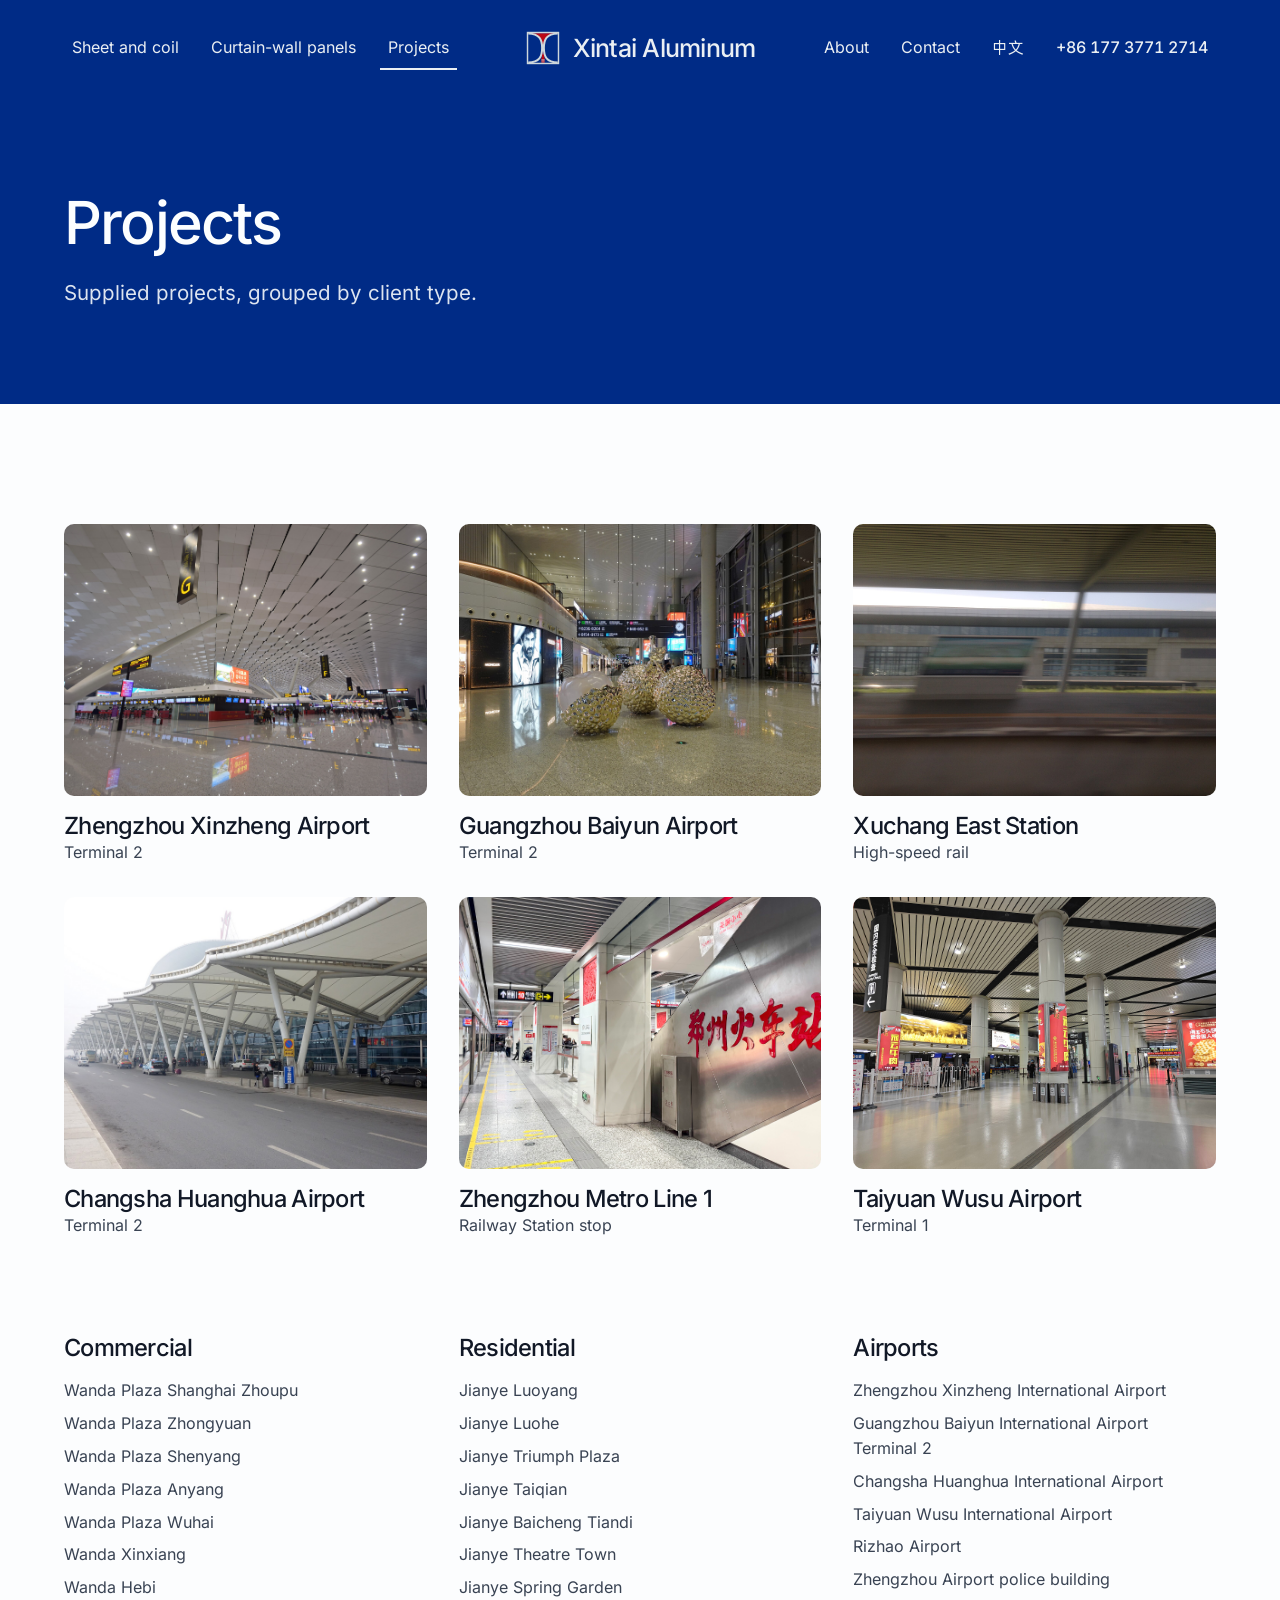
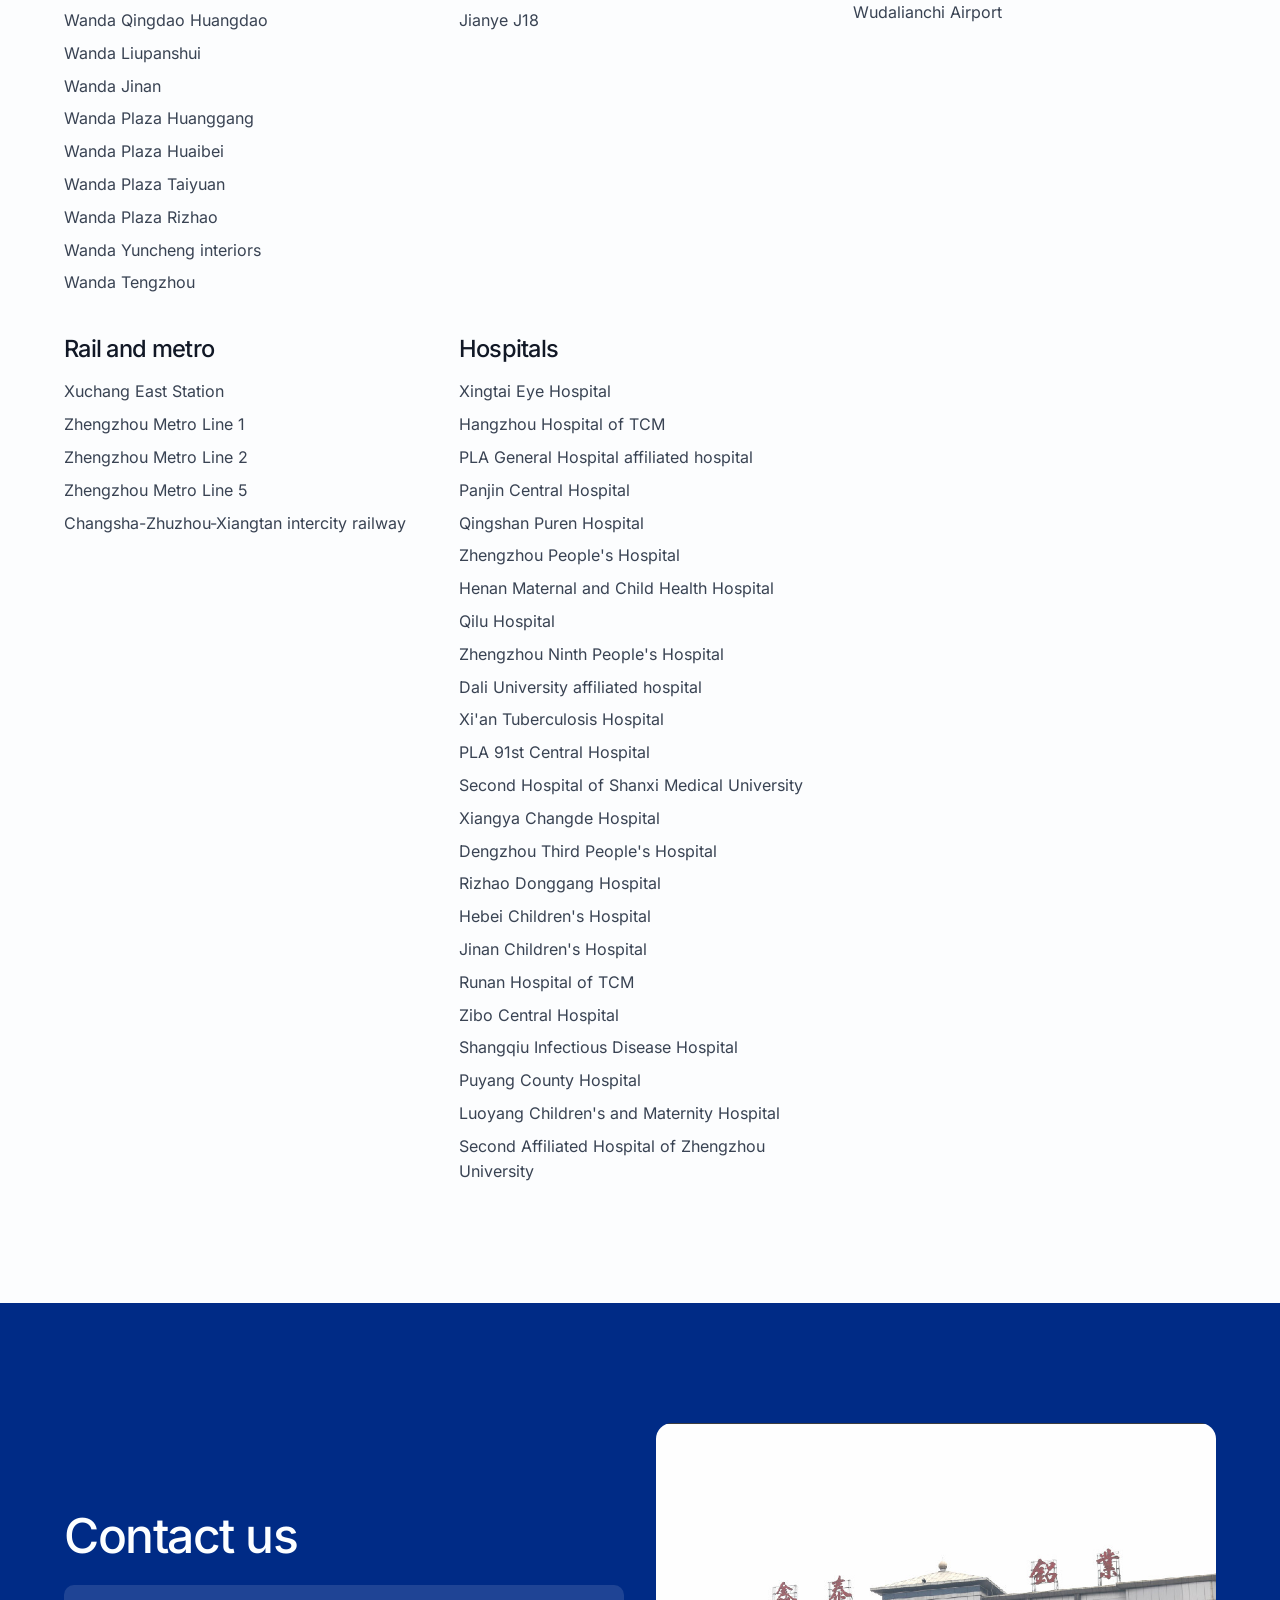
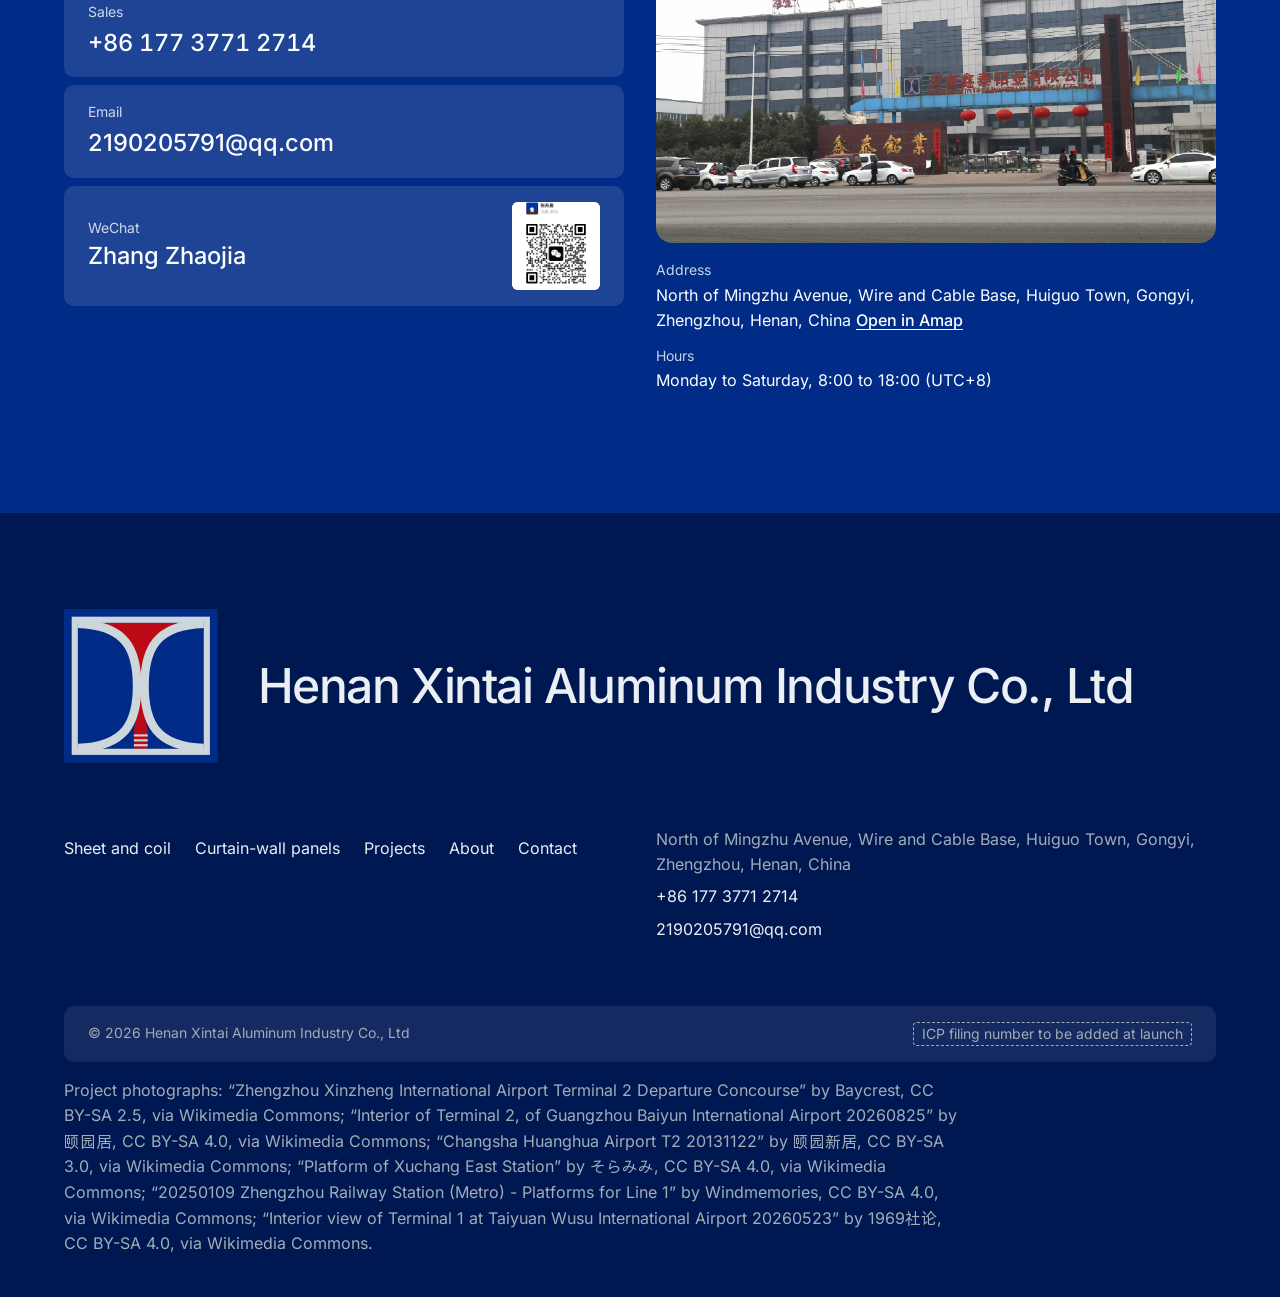
<file: en/projects/index.html>
<!DOCTYPE html><html lang="en" class="xQu8lq_variable XcACya_variable"><head><meta charSet="utf-8"/><meta name="viewport" content="width=device-width, initial-scale=1"/><link rel="preload" href="/_next/static/media/inter_latin_wght-s.p.0gsaq8ukbf34m.woff2" as="font" crossorigin="" type="font/woff2"/><link rel="preload" href="/_next/static/media/puhuiti_55-s.p.4402fbn1cs9l2.woff2" as="font" crossorigin="" type="font/woff2"/><link rel="preload" href="/_next/static/media/puhuiti_65-s.p.22xmm4lip3usy.woff2" as="font" crossorigin="" type="font/woff2"/><link rel="stylesheet" href="/_next/static/chunks/1a0ej_q9n5fee.css" data-precedence="next"/><link rel="preload" as="script" fetchPriority="low" href="/_next/static/chunks/1x6obpmlu1_c2.js"/><script src="/_next/static/chunks/2rq17bbyxsfng.js" async=""></script><script src="/_next/static/chunks/3wbm-994r45kr.js" async=""></script><script src="/_next/static/chunks/3--x-72jjb_q9.js" async=""></script><script src="/_next/static/chunks/turbopack-3-ry682tkyiqk.js" async=""></script><script src="/_next/static/chunks/0umf92h1sb77c.js" async=""></script><script src="/_next/static/chunks/3f8eg8-eeubav.js" async=""></script><script src="/_next/static/chunks/2bqokf3v_fvp8.js" async=""></script><title>Projects · Xintai Aluminum</title><meta name="description" content="Supplied projects, grouped by client type."/><link rel="icon" href="/favicon.ico?favicon.117ezoe8m31dk.ico" sizes="48x48" type="image/x-icon"/><meta name="next-size-adjust" content=""/><script src="/_next/static/chunks/0cz1d0mv5g_q7.js" noModule=""></script></head><body><div hidden=""><!--$--><!--/$--></div><header class="nav"><div class="container nav__row"><nav class="nav__group nav__group--left" aria-label="Products"><ul class="nav__links"><li><a href="/en/products/sheet-coil/">Sheet and coil</a></li><li><a href="/en/products/curtain-wall/">Curtain-wall panels</a></li><li><a href="/en/projects/" aria-current="page">Projects</a></li></ul></nav><a class="nav__brand" href="/en/" aria-label="Henan Xintai Aluminum Industry Co., Ltd"><svg class="logo" width="36" height="36" viewBox="0 0 100 100" focusable="false" role="img" aria-label="Henan Xintai Aluminum Industry Co., Ltd"><rect width="100" height="100" fill="var(--color-brand)"></rect><path d="M9 9 H91 V9.5 C60 10.5 52.4 26 52.4 50 H47.6 C47.6 26 40 10.5 9 9.5 Z" fill="var(--color-brand-red)"></path><path d="M50 56 L54.5 79 V91 H45.5 V79 Z" fill="var(--color-brand-red)"></path><g fill="var(--color-brand-silver)"><rect x="45.5" y="81.6" width="9" height="1.4"></rect><rect x="45.5" y="84.8" width="9" height="1.4"></rect><rect x="45.5" y="88" width="9" height="1.4"></rect></g><g fill="none" stroke="var(--color-brand-silver)"><rect x="7" y="7" width="86" height="86" stroke-width="4"></rect><path d="M9 9.5 C40 10.5 47.6 26 47.6 50 C47.6 74 40 89.5 9 90.5" stroke-width="5.6"></path><path d="M91 9.5 C60 10.5 52.4 26 52.4 50 C52.4 74 60 89.5 91 90.5" stroke-width="5.6"></path></g></svg><span>Xintai Aluminum</span></a><div class="nav__group nav__group--right"><nav aria-label="Menu"><ul class="nav__links"><li><a href="/en/about/">About</a></li><li><a href="/en/contact/">Contact</a></li></ul></nav><a class="nav__lang" href="/projects/" lang="zh-CN" hrefLang="zh-CN">中文</a><a class="nav__phone num" href="tel:+8617737712714">+86 177 3771 2714</a></div><button type="button" class="nav__toggle" aria-expanded="false" aria-controls="nav-menu"><span class="visually-hidden">Menu</span><svg width="24" height="24" viewBox="0 0 24 24" aria-hidden="true" fill="none" stroke="currentColor" stroke-width="2" stroke-linecap="round"><path d="M4 7h16M4 12h16M4 17h16"></path></svg></button></div><div class="nav__menu" id="nav-menu" hidden=""><ul class="nav__links nav__links--menu"><li><a href="/en/products/sheet-coil/">Sheet and coil</a></li><li><a href="/en/products/curtain-wall/">Curtain-wall panels</a></li><li><a href="/en/projects/" aria-current="page">Projects</a></li><li><a href="/en/about/">About</a></li><li><a href="/en/contact/">Contact</a></li><li><a href="/projects/" lang="zh-CN">中文</a></li><li><a href="tel:+8617737712714" class="num">+86 177 3771 2714</a></li></ul></div></header><main id="main"><section class="chapter chapter--night page-head" data-tone="dark"><div class="container"><h1>Projects</h1><p class="lead">Supplied projects, grouped by client type.</p></div></section><section class="chapter chapter--paper section" data-tone="light"><div class="container"><div class="types"><figure><img src="/photos/zhengzhou-xinzheng-t2.jpg" alt="郑州新郑国际机场二号航站楼出发层" width="1800" height="1200" loading="lazy"/><figcaption><h3>Zhengzhou Xinzheng Airport</h3><p>Terminal 2</p></figcaption></figure><figure><img src="/photos/guangzhou-baiyun-t2.jpg" alt="广州白云国际机场二号航站楼内部" width="1920" height="1280" loading="lazy"/><figcaption><h3>Guangzhou Baiyun Airport</h3><p>Terminal 2</p></figcaption></figure><figure><img src="/photos/xuchang-east-station.jpg" alt="许昌东站站台" width="1920" height="1440" loading="lazy"/><figcaption><h3>Xuchang East Station</h3><p>High-speed rail</p></figcaption></figure><figure><img src="/photos/changsha-airport-t2.jpg" alt="长沙黄花国际机场二号航站楼" width="1920" height="1200" loading="lazy"/><figcaption><h3>Changsha Huanghua Airport</h3><p>Terminal 2</p></figcaption></figure><figure><img src="/photos/zhengzhou-metro-line1.jpg" alt="郑州地铁 1 号线郑州火车站站台" width="1800" height="1200" loading="lazy"/><figcaption><h3>Zhengzhou Metro Line 1</h3><p>Railway Station stop</p></figcaption></figure><figure><img src="/photos/taiyuan-wusu-t1.jpg" alt="太原武宿国际机场一号航站楼内部" width="1920" height="1440" loading="lazy"/><figcaption><h3>Taiyuan Wusu Airport</h3><p>Terminal 1</p></figcaption></figure></div><div class="project-list"><section aria-labelledby="g-Commercial"><h3 id="g-Commercial">Commercial</h3><ul><li>Wanda Plaza Shanghai Zhoupu</li><li>Wanda Plaza Zhongyuan</li><li>Wanda Plaza Shenyang</li><li>Wanda Plaza Anyang</li><li>Wanda Plaza Wuhai</li><li>Wanda Xinxiang</li><li>Wanda Hebi</li><li>Wanda Qingdao Huangdao</li><li>Wanda Liupanshui</li><li>Wanda Jinan</li><li>Wanda Plaza Huanggang</li><li>Wanda Plaza Huaibei</li><li>Wanda Plaza Taiyuan</li><li>Wanda Plaza Rizhao</li><li>Wanda Yuncheng interiors</li><li>Wanda Tengzhou</li></ul></section><section aria-labelledby="g-Residential"><h3 id="g-Residential">Residential</h3><ul><li>Jianye Luoyang</li><li>Jianye Luohe</li><li>Jianye Triumph Plaza</li><li>Jianye Taiqian</li><li>Jianye Baicheng Tiandi</li><li>Jianye Theatre Town</li><li>Jianye Spring Garden</li><li>Jianye J18</li></ul></section><section aria-labelledby="g-Airports"><h3 id="g-Airports">Airports</h3><ul><li>Zhengzhou Xinzheng International Airport</li><li>Guangzhou Baiyun International Airport Terminal 2</li><li>Changsha Huanghua International Airport</li><li>Taiyuan Wusu International Airport</li><li>Rizhao Airport</li><li>Zhengzhou Airport police building</li><li>Wudalianchi Airport</li></ul></section><section aria-labelledby="g-Rail and metro"><h3 id="g-Rail and metro">Rail and metro</h3><ul><li>Xuchang East Station</li><li>Zhengzhou Metro Line 1</li><li>Zhengzhou Metro Line 2</li><li>Zhengzhou Metro Line 5</li><li>Changsha-Zhuzhou-Xiangtan intercity railway</li></ul></section><section aria-labelledby="g-Hospitals"><h3 id="g-Hospitals">Hospitals</h3><ul><li>Xingtai Eye Hospital</li><li>Hangzhou Hospital of TCM</li><li>PLA General Hospital affiliated hospital</li><li>Panjin Central Hospital</li><li>Qingshan Puren Hospital</li><li>Zhengzhou People&#x27;s Hospital</li><li>Henan Maternal and Child Health Hospital</li><li>Qilu Hospital</li><li>Zhengzhou Ninth People&#x27;s Hospital</li><li>Dali University affiliated hospital</li><li>Xi&#x27;an Tuberculosis Hospital</li><li>PLA 91st Central Hospital</li><li>Second Hospital of Shanxi Medical University</li><li>Xiangya Changde Hospital</li><li>Dengzhou Third People&#x27;s Hospital</li><li>Rizhao Donggang Hospital</li><li>Hebei Children&#x27;s Hospital</li><li>Jinan Children&#x27;s Hospital</li><li>Runan Hospital of TCM</li><li>Zibo Central Hospital</li><li>Shangqiu Infectious Disease Hospital</li><li>Puyang County Hospital</li><li>Luoyang Children&#x27;s and Maternity Hospital</li><li>Second Affiliated Hospital of Zhengzhou University</li></ul></section></div></div></section><section class="band band--brand contact" aria-labelledby="contact-title"><div class="container split split--even"><div class="split__text"><h2 id="contact-title" data-reveal="true">Contact us</h2><div class="cells" data-reveal="true" style="--i:2"><a class="cell" href="tel:+8617737712714"><small>Sales</small><strong class="num">+86 177 3771 2714</strong></a><a class="cell" href="mailto:2190205791@qq.com"><small>Email</small><strong>2190205791@qq.com</strong></a><div class="cell cell--qr"><div><small>WeChat</small><strong>Zhang Zhaojia</strong></div><img src="/photos/wechat-qr.jpg" alt="销售微信二维码" width="88" height="88" loading="lazy"/></div></div></div><div class="split__proof"><div class="proof"><img class="" src="/photos/factory-front.jpg" alt="鑫泰铝业厂区正门与办公楼" width="1075" height="663" loading="lazy"/></div><dl class="contact__meta"><div><dt>Address</dt><dd>North of Mingzhu Avenue, Wire and Cable Base, Huiguo Town, Gongyi, Zhengzhou, Henan, China<!-- --> <a class="textlink" href="https://uri.amap.com/search?keyword=%E6%B2%B3%E5%8D%97%E9%91%AB%E6%B3%B0%E9%93%9D%E4%B8%9A%E6%9C%89%E9%99%90%E5%85%AC%E5%8F%B8&amp;city=%E5%B7%A9%E4%B9%89" target="_blank" rel="noopener">Open in Amap</a></dd></div><div><dt>Hours</dt><dd>Monday to Saturday, 8:00 to 18:00 (UTC+8)</dd></div></dl></div></div></section><!--$--><!--/$--></main><footer class="footer chapter chapter--night" data-tone="dark"><div class="container"><div class="footer__mark"><svg class="logo" width="240" height="240" viewBox="0 0 100 100" focusable="false" role="img" aria-label="Henan Xintai Aluminum Industry Co., Ltd"><rect width="100" height="100" fill="var(--color-brand)"></rect><path d="M9 9 H91 V9.5 C60 10.5 52.4 26 52.4 50 H47.6 C47.6 26 40 10.5 9 9.5 Z" fill="var(--color-brand-red)"></path><path d="M50 56 L54.5 79 V91 H45.5 V79 Z" fill="var(--color-brand-red)"></path><g fill="var(--color-brand-silver)"><rect x="45.5" y="81.6" width="9" height="1.4"></rect><rect x="45.5" y="84.8" width="9" height="1.4"></rect><rect x="45.5" y="88" width="9" height="1.4"></rect></g><g fill="none" stroke="var(--color-brand-silver)"><rect x="7" y="7" width="86" height="86" stroke-width="4"></rect><path d="M9 9.5 C40 10.5 47.6 26 47.6 50 C47.6 74 40 89.5 9 90.5" stroke-width="5.6"></path><path d="M91 9.5 C60 10.5 52.4 26 52.4 50 C52.4 74 60 89.5 91 90.5" stroke-width="5.6"></path></g></svg><h2>Henan Xintai Aluminum Industry Co., Ltd</h2></div><div class="footer__cols"><ul class="footer__links"><li><a href="/en/products/sheet-coil/">Sheet and coil</a></li><li><a href="/en/products/curtain-wall/">Curtain-wall panels</a></li><li><a href="/en/projects/">Projects</a></li><li><a href="/en/about/">About</a></li><li><a href="/en/contact/">Contact</a></li></ul><div class="footer__contact"><p>North of Mingzhu Avenue, Wire and Cable Base, Huiguo Town, Gongyi, Zhengzhou, Henan, China</p><p><a href="tel:+8617737712714">+86 177 3771 2714</a></p><p><a href="mailto:2190205791@qq.com">2190205791@qq.com</a></p></div></div><div class="footer__legal"><span>© 2026 Henan Xintai Aluminum Industry Co., Ltd</span><span class="fill" data-fill="icp">ICP filing number to be added at launch</span></div><p class="footer__credits" data-credits="true">Project photographs<!-- -->: <span>“Zhengzhou Xinzheng International Airport Terminal 2 Departure Concourse” by Baycrest, CC BY-SA 2.5, via Wikimedia Commons<!-- -->; </span><span>“Interior of Terminal 2, of Guangzhou Baiyun International Airport 20260825” by 颐园居, CC BY-SA 4.0, via Wikimedia Commons<!-- -->; </span><span>“Changsha Huanghua Airport T2 20131122” by 颐园新居, CC BY-SA 3.0, via Wikimedia Commons<!-- -->; </span><span>“Platform of Xuchang East Station” by そらみみ, CC BY-SA 4.0, via Wikimedia Commons<!-- -->; </span><span>“20250109 Zhengzhou Railway Station (Metro) - Platforms for Line 1” by Windmemories, CC BY-SA 4.0, via Wikimedia Commons<!-- -->; </span><span>“Interior view of Terminal 1 at Taiyuan Wusu International Airport 20260523” by 1969社论, CC BY-SA 4.0, via Wikimedia Commons<!-- -->.</span></p></div></footer><span class="visually-hidden">Henan Xintai Aluminum Industry Co., Ltd</span><script id="_R_">(globalThis["TURBOPACK"] || (globalThis["TURBOPACK"] = [])).push({"otherChunks":["static/chunks/1x6obpmlu1_c2.js","static/chunks/2rq17bbyxsfng.js","static/chunks/3wbm-994r45kr.js","static/chunks/3--x-72jjb_q9.js"],"runtimeModuleIds":[94553]});</script><script src="/_next/static/chunks/1x6obpmlu1_c2.js" async=""></script><script>(self.__next_f=self.__next_f||[]).push([0])</script><script>self.__next_f.push([1,"1:\"$Sreact.fragment\"\n2:\"/_next/static/chunks/0umf92h1sb77c.js\"\n3:I[39756,[\"$2\"],\"default\"]\n4:I[37457,[\"$2\"],\"default\"]\n8:\"/_next/static/chunks/3f8eg8-eeubav.js\"\n9:I[84834,[\"$8\"],\"Nav\"]\n16:\"ViewportBoundary\"\n17:I[97367,[\"$2\"],\"$16\"]\n19:\"MetadataBoundary\"\n1a:I[97367,[\"$2\"],\"$19\"]\n1b:\"$Sreact.suspense\"\n1d:I[68027,[],\"default\",1]\n:HL[\"/_next/static/chunks/1a0ej_q9n5fee.css\",\"style\"]\n:HL[\"/_next/static/media/inter_latin_wght-s.p.0gsaq8ukbf34m.woff2\",\"font\",{\"crossOrigin\":\"\",\"type\":\"font/woff2\"}]\n:HL[\"/_next/static/media/puhuiti_55-s.p.4402fbn1cs9l2.woff2\",\"font\",{\"crossOrigin\":\"\",\"type\":\"font/woff2\"}]\n:HL[\"/_next/static/media/puhuiti_65-s.p.22xmm4lip3usy.woff2\",\"font\",{\"crossOrigin\":\"\",\"type\":\"font/woff2\"}]\n5:X\n14:[[\"children\",{\"s\":\"__PAGE__\",\"h\":512,\"d\":{\"r\":\"$L15\",\"p\":false,\"v\":null}}]]\n12:[[\"children\",{\"s\":\"projects\",\"h\":512,\"d\":{\"r\":\"$L13\",\"p\":false,\"v\":\"$5\"},\"c\":\"$Q14\"}]]\n7:[[\"children\",{\"s\":\"en\",\"h\":528,\"d\":{\"r\":[\"$\",\"$1\",\"c\",{\"children\":[[[\"$\",\"link\",\"0\",{\"rel\":\"stylesheet\",\"href\":\"/_next/static/chunks/1a0ej_q9n5fee.css\",\"precedence\":\"next\",\"crossOrigin\":\"$undefined\",\"nonce\":\"$undefined\"}],[\"$\",\"script\",\"script-0\",{\"src\":\"/_next/static/chunks/3f8eg8-eeubav.js\",\"async\":true,\"nonce\":\"$undefined\"}]],[\"$\",\"html\",null,{\"lang\":\"en\",\"className\":\"xQu8lq_variable XcACya_variable\",\"children\":[\"$\",\"body\",null,{\"children\":[[\"$\",\"$L9\",null,{\"lang\":\"en\"}],[\"$\",\"main\",null,{\"id\":\"main\",\"children\":[\"$\",\"$L3\",null,{\"parallelRouterKey\":\"children\",\"error\":\"$undefined\",\"errorStyles\":\"$undefined\",\"errorScripts\":\"$undefined\",\"template\":[\"$\",\"$L4\",null,{}],\"templateStyles\":\"$undefined\",\"templateScripts\":\"$undefined\",\"notFound\":\"$undefined\",\"forbidden\":\"$undefined\",\"unauthorized\":\"$undefined\"}]}],[\"$\",\"footer\",null,{\"className\":\"footer chapter chapter--night\",\"data-tone\":\"dark\",\"children\":[\"$\",\"div\",null,{\"className\":\"container\",\"children\":[[\"$\",\"div\",null,{\"className\":\"footer__mark\",\"children\":[[\"$\",\"svg\",null,{\"className\":\"logo\",\"width\":240,\"height\":240,\"viewBox\":\"0 0 100 100\",\"focusable\":\"false\",\"role\":\"img\",\"aria-label\":\"Henan Xintai Aluminum Industry Co., Ltd\",\"children\":[[\"$\",\"rect\",null,{\"width\":\"100\",\"height\":\"100\",\"fill\":\"var(--color-brand)\"}],[\"$\",\"path\",null,{\"d\":\"M9 9 H91 V9.5 C60 10.5 52.4 26 52.4 50 H47.6 C47.6 26 40 10.5 9 9.5 Z\",\"fill\":\"var(--color-brand-red)\"}],[\"$\",\"path\",null,{\"d\":\"M50 56 L54.5 79 V91 H45.5 V79 Z\",\"fill\":\"var(--color-brand-red)\"}],[\"$\",\"g\",null,{\"fill\":\"var(--color-brand-silver)\",\"children\":[[\"$\",\"rect\",null,{\"x\":\"45.5\",\"y\":\"81.6\",\"width\":\"9\",\"height\":\"1.4\"}],[\"$\",\"rect\",null,{\"x\":\"45.5\",\"y\":\"84.8\",\"width\":\"9\",\"height\":\"1.4\"}],[\"$\",\"rect\",null,{\"x\":\"45.5\",\"y\":\"88\",\"width\":\"9\",\"height\":\"1.4\"}]]}],[\"$\",\"g\",null,{\"fill\":\"none\",\"stroke\":\"var(--color-brand-silver)\",\"children\":[[\"$\",\"rect\",null,{\"x\":\"7\",\"y\":\"7\",\"width\":\"86\",\"height\":\"86\",\"strokeWidth\":\"4\"}],[\"$\",\"path\",null,{\"d\":\"M9 9.5 C40 10.5 47.6 26 47.6 50 C47.6 74 40 89.5 9 90.5\",\"strokeWidth\":\"5.6\"}],[\"$\",\"path\",null,{\"d\":\"M91 9.5 C60 10.5 52.4 26 52.4 50 C52.4 74 60 89.5 91 90.5\",\"strokeWidth\":\"5.6\"}]]}]]}],[\"$\",\"h2\",null,{\"children\":\"Henan Xintai Aluminum Industry Co., Ltd\"}]]}],[\"$\",\"div\",null,{\"className\":\"footer__cols\",\"children\":[[\"$\",\"ul\",null,{\"className\":\"footer__links\",\"children\":[[\"$\",\"li\",\"/en/products/sheet-coil/\",{\"children\":[\"$\",\"a\",null,{\"href\":\"/en/products/sheet-coil/\",\"children\":\"Sheet and coil\"}]}],[\"$\",\"li\",\"/en/products/curtain-wall/\",{\"children\":[\"$\",\"a\",null,{\"href\":\"/en/products/curtain-wall/\",\"children\":\"Curtain-wall panels\"}]}],\"$La\",\"$Lb\",\"$Lc\"]}],\"$Ld\"]}],\"$Le\",\"$Lf\"]}]}],\"$L10\",\"$L11\"]}]}]]}],\"p\":false,\"v\":null},\"c\":\"$Q12\"}]]\n6:[[\"children\",{\"s\":\"(en)\",\"h\":528,\"d\":{\"r\":[\"$\",\"$1\",\"c\",{\"children\":[null,[\"$\",\"$L3\",null,{\"parallelRouterKey\":\"children\",\"error\":\"$undefined\",\"errorStyles\":\"$undefined\",\"errorScripts\":\"$undefined\",\"template\":[\"$\",\"$L4\",null,{}],\"templateStyles\":\"$undefined\",\"templateScripts\":\"$undefined\",\"notFound\":[[[\"$\",\"title\",null,{\"children\":\"404: This page could not be found.\"}],[\"$\",\"div\",null,{\"style\":\"$0:t:t:d:r:props:children:1:props:notFound:0:1:props:style\",\"children\":[\"$\",\"div\",null,{\"children\":[[\"$\",\"style\",null,{\"dangerouslySetInnerHTML\":{\"__html\":\"body{color:#000;background:#fff;margin:0}.next-error-h1{border-right:1px solid rgba(0,0,0,.3)}@media (prefers-color-scheme:dark){body{color:#fff;background:#000}.next-error-h1{border-right:1px solid rgba(255,255,255,.3)}}\"}}],[\"$\",\"h1\",null,{\"className\":\"next-error-h1\",\"style\":\"$0:t:t:d:r:props:children:1:props:notFound:0:1:props:children:props:children:1:props:style\",\"children\":404}],[\"$\",\"div\",null,{\"style\":\"$0:t:t:d:r:props:children:1:props:notFound:0:1:props:children:props:children:2:props:style\",\"children\":[\"$\",\"h2\",null,{\"style\":\"$0:t:t:d:r:props:children:1:props:notFound:0:1:props:children:props:children:2:props:children:props:style\",\"children\":\"This page could not be found.\"}]}]]}]}]],[]],\"forbidden\":\"$undefined\",\"unauthorized\":\"$undefined\"}]]}],\"p\":false,\"v\":\"$5\"},\"c\":\"$Q7\"}]]\n0:{\"P\":null,\"c\":[\"\",\"en\",\"projects\",\"\"],\"q\":\"\",\"i\":false,\"t\":{\"t\":{\"s\":\"\",\"h\":528,\"d\":{\"r\":[\"$\",\"$1\",\"c\",{\"children\":[null,[\"$\",\"$L3\",null,{\"parallelRouterKey\":\"children\",\"error\":\"$undefined\",\"errorStyles\":\"$undefined\",\"errorScripts\":\"$undefined\",\"template\":[\"$\",\"$L4\",null,{}],\"templateStyles\":\"$undefined\",\"templateScripts\":\"$undefined\",\"notFound\":[[[\"$\",\"title\",null,{\"children\":\"404: This page could not be found.\"}],[\"$\",\"div\",null,{\"style\":{\"fontFamily\":\"system-ui,\\\"Segoe UI\\\",Roboto,Helvetica,Arial,sans-serif,\\\"Apple Color Emoji\\\",\\\"Segoe UI Emoji\\\"\",\"height\":\"100vh\",\"textAlign\":\"center\",\"display\":\"flex\",\"flexDirection\":\"column\",\"alignItems\":\"center\",\"justifyContent\":\"center\"},\"children\":[\"$\",\"div\",null,{\"children\":[[\"$\",\"style\",null,{\"dangerouslySetInnerHTML\":{\"__html\":\"body{color:#000;background:#fff;margin:0}.next-error-h1{border-right:1px solid rgba(0,0,0,.3)}@media (prefers-color-scheme:dark){body{color:#fff;background:#000}.next-error-h1{border-right:1px solid rgba(255,255,255,.3)}}\"}}],[\"$\",\"h1\",null,{\"className\":\"next-error-h1\",\"style\":{\"display\":\"inline-block\",\"margin\":\"0 20px 0 0\",\"padding\":\"0 23px 0 0\",\"fontSize\":24,\"fontWeight\":500,\"verticalAlign\":\"top\",\"lineHeight\":\"49px\"},\"children\":404}],[\"$\",\"div\",null,{\"style\":{\"display\":\"inline-block\"},\"children\":[\"$\",\"h2\",null,{\"style\":{\"fontSize\":14,\"fontWeight\":400,\"lineHeight\":\"49px\",\"margin\":0},\"children\":\"This page could not be found.\"}]}]]}]}]],[]],\"forbidden\":\"$undefined\",\"unauthorized\":\"$undefined\"}]]}],\"p\":false,\"v\":\"$5\"},\"c\":\"$Q6\"},\"h\":{\"r\":[\"$\",\"$1\",\"h\",{\"children\":[null,[\"$\",\"$L17\",null,{\"children\":\"$L18\"}],[\"$\",\"$L1a\",null,{\"children\":[[\"$\",\"div\",null,{\"hidden\":true,\"children\":[\"$\",\"$1b\",null,{\"name\":\"Next.Metadata\",\"children\":\"$L1c\"}]}],null]}],[\"$\",\"meta\",null,{\"name\":\"next-size-adjust\",\"content\":\"\"}]]}],\"p\":false,\"v\":null}},\"m\":\"$undefined\",\"G\":[\"$1d\",[]],\"S\":true,\"r\":\"$undefined\",\"s\":\"$undefined\",\"a\":\"$undefined\",\"l\":\"$undefined\",\"p\":\"$undefined\",\"d\":\"$undefined\",\"b\":\"LdM-JXoPRak29Cl_cwbgb\"}\n1e:I[97866,[\"$8\"],\"Effects\"]\n5:C\na:[\"$\",\"li\",\"/en/projects/\",{\"children\":[\"$\",\"a\",null,{\"href\":\"/en/projects/\",\"children\":\"Projects\"}]}]\nb:[\"$\",\"li\",\"/en/about/\",{\"children\":[\"$\",\"a\",null,{\"href\":\"/en/about/\",\"children\":\"About\"}]}]\nc:[\"$\",\"li\",\"/en/contact/\",{\"children\":[\"$\",\"a\",null,{\"href\":\"/en/contact/\",\"children\":\"Contact\"}]}]\nd:[\"$\",\"div\",null,{\"className\":\"footer__contact\",\"children\":[[\"$\",\"p\",null,{\"children\":\"North of Mingzhu Avenue, Wire and Cable Base, Huiguo Town, Gongyi, Zhengzhou, Henan, China\"}],[\"$\",\"p\",null,{\"children\":[\"$\",\"a\",null,{\"href\":\"tel:+8617737712714\",\"children\":\"+86 177 3771 2714\"}]}],[\"$\",\"p\",null,{\"children\":[\"$\",\"a\",null,{\"href\":\"mailto:2190205791@qq.com\",\"children\":\"2190205791@qq.com\"}]}]]}]\ne:[\"$\",\"div\",null,{\"className\":\"footer__legal\",\"children\":[[\"$\",\"span\",null,{\"children\":\"© 2026 Henan Xintai Aluminum Industry Co., Ltd\"}],[\"$\",\"span\",null,{\"className\":\"fill\",\"data-fill\":\"icp\",\"children\":\"ICP filing number to be added at launch\"}]]}]\nf:[\"$\",\"p\",null,{\"className\":\"footer__credits\",\"data-credits\":true,\"children\":[\"Project photographs\",\": \",[[\"$\",\"span\",\"/photos/zhengzhou-xinzheng-t2.jpg\",{\"children\":[\"“Zhengzhou Xinzheng International Airport Terminal 2 Departure Concourse” by Baycrest, CC BY-SA 2.5, via Wikimedia Commons\",\"; \"]}],[\"$\",\"span\",\"/photos/guangzhou-baiyun-t2.jpg\",{\"children\":[\"“Interior of Terminal 2, of Guangzhou Baiyun International Airport 20260825” by 颐园居, CC BY-SA 4.0, via Wikimedia Commons\",\"; \"]}],[\"$\",\"span\",\"/photos/changsha-airport-t2.jpg\",{\"children\":[\"“Changsha Huanghua Airport T2 20131122” by 颐园新居, CC BY-SA 3.0, via Wikimedia Commons\",\"; \"]}],[\"$\",\"span\",\"/photos/xuchang-east-station.jpg\",{\"children\":[\"“Platform of Xuchang East Station” by そらみみ, CC BY-SA 4.0, via Wikimedia Commons\",\"; \"]}],[\"$\",\"span\",\"/photos/zhengzhou-metro-line1.jpg\",{\"children\":[\"“20250109 Zhengzhou Railway Station (Metro) - Platforms for Line 1” by Windmemories, CC BY-SA 4.0, via Wikimedia Commons\",\"; \"]}],[\"$\",\"span\",\"/photos/taiyuan-wusu-t1.jpg\",{\"children\":[\"“Interior view of Terminal 1 at Taiyuan Wusu International Airport 20260523” by 1969社论, CC BY-SA 4.0, via Wikimedia Commons\",\".\"]}]]]}]\n10:[\"$\",\"$L1e\",null,{}]\n11:[\"$\",\"span\",null,{\"className\":\"visually-hidden\",\"children\":\"Henan Xintai Aluminum Industry Co., Ltd\"}]\n13:[\"$\",\"$1\",\"c\",{\"children\":[null,[\"$\",\"$L3\",null,{\"parallelRouterKey\":\"children\",\"error\":\"$undefined\",\"errorStyles\":\"$undefined\",\"errorScripts\":\"$undefined\",\"template\":[\"$\",\"$L4\",null,{}],\"templateStyles\":\"$undefined\",\"templateScripts\":\"$undefined\",\"notFound\":\"$undefined\",\"forbidden\":\"$undefined\",\"unauthorized\":\"$undefined\"}]]}]\n15:[\"$\",\"$1\",\"c\",{\"children\":[[[\"$\",\"section\",null,{\"className\":\"chapter chapter--night page-head\",\"data-tone\":\"dark\",\"children\":[\"$\",\"div\",null,{\"className\":\"container\",\"children\":[[\"$\",\"h1\",null,{\"children\":\"Projects\"}],[\"$\",\"p\",null,{\"className\":\"lead\",\"children\":\"Supplied projects, grouped by client type.\"}]]}]}],[\"$\",\"section\",null,{\"className\":\"chapter chapter--paper section\",\"data-tone\":\"light\",\"children\":[\"$\",\"div\",null,{\"className\":\"container\",\"children\":[[\"$\",\"div\",null,{\"className\":\"types\",\"children\":[[\"$\",\"figure\",\"/photos/zhengzhou-xinzheng-t2.jpg\",{\"children\":[[\"$\",\"img\",null,{\"src\":\"/photos/zhengzhou-xinzheng-t2.jpg\",\"alt\":\"郑州新郑国际机场二号航站楼出发层\",\"width\":1800,\"height\":1200,\"loading\":\"lazy\"}],[\"$\",\"figcaption\",null,{\"children\":[[\"$\",\"h3\",null,{\"children\":\"Zhengzhou Xinzheng Airport\"}],[\"$\",\"p\",null,{\"children\":\"Terminal 2\"}]]}]]}],[\"$\",\"figure\",\"/photos/guangzhou-baiyun-t2.jpg\",{\"children\":[[\"$\",\"img\",null,{\"src\":\"/photos/guangzhou-baiyun-t2.jpg\",\"alt\":\"广州白云国际机场二号航站楼内部\",\"width\":1920,\"height\":1280,\"loading\":\"lazy\"}],[\"$\",\"figcaption\",null,{\"children\":[[\"$\",\"h3\",null,{\"children\":\"Guangzhou Baiyun Airport\"}],[\"$\",\"p\",null,{\"children\":\"Terminal 2\"}]]}]]}],[\"$\",\"figure\",\"/photos/xuchang-east-station.jpg\",{\"children\":[[\"$\",\"img\",null,{\"src\":\"/photos/xuchang-east-station.jpg\",\"alt\":\"许昌东站站台\",\"width\":1920,\"height\":1440,\"loading\":\"lazy\"}],[\"$\",\"figcaption\",null,{\"children\":[[\"$\",\"h3\",null,{\"children\":\"Xuchang East Station\"}],[\"$\",\"p\",null,{\"children\":\"High-speed rail\"}]]}]]}],[\"$\",\"figure\",\"/photos/changsha-airport-t2.jpg\",{\"children\":[[\"$\",\"img\",null,{\"src\":\"/photos/changsha-airport-t2.jpg\",\"alt\":\"长沙黄花国际机场二号航站楼\",\"width\":1920,\"height\":1200,\"loading\":\"lazy\"}],[\"$\",\"figcaption\",null,{\"children\":[[\"$\",\"h3\",null,{\"children\":\"Changsha Huanghua Airport\"}],[\"$\",\"p\",null,{\"children\":\"Terminal 2\"}]]}]]}],[\"$\",\"figure\",\"/photos/zhengzhou-metro-line1.jpg\",{\"children\":[[\"$\",\"img\",null,{\"src\":\"/photos/zhengzhou-metro-line1.jpg\",\"alt\":\"郑州地铁 1 号线郑州火车站站台\",\"width\":1800,\"height\":1200,\"loading\":\"lazy\"}],[\"$\",\"figcaption\",null,{\"children\":[[\"$\",\"h3\",null,{\"children\":\"Zhengzhou Metro Line 1\"}],[\"$\",\"p\",null,{\"children\":\"Railway Station stop\"}]]}]]}],[\"$\",\"figure\",\"/photos/taiyuan-wusu-t1.jpg\",{\"children\":[[\"$\",\"img\",null,{\"src\":\"/photos/taiyuan-wusu-t1.jpg\",\"alt\":\"太原武宿国际机场一号航站楼内部\",\"width\":1920,\"height\":1440,\"loading\":\"lazy\"}],[\"$\",\"figcaption\",null,{\"children\":[[\"$\",\"h3\",null,{\"children\":\"Taiyuan Wusu Airport\"}],[\"$\",\"p\",null,{\"children\":\"Terminal 1\"}]]}]]}]]}],[\"$\",\"div\",null,{\"className\":\"project-list\",\"children\":[[\"$\",\"section\",\"Commercial\",{\"aria-labelledby\":\"g-Commercial\",\"children\":[[\"$\",\"h3\",null,{\"id\":\"g-Commercial\",\"children\":\"Commercial\"}],[\"$\",\"ul\",null,{\"children\":[[\"$\",\"li\",\"Wanda Plaza Shanghai Zhoupu\",{\"children\":\"Wanda Plaza Shanghai Zhoupu\"}],[\"$\",\"li\",\"Wanda Plaza Zhongyuan\",{\"children\":\"Wanda Plaza Zhongyuan\"}],[\"$\",\"li\",\"Wanda Plaza Shenyang\",{\"children\":\"Wanda Plaza Shenyang\"}],[\"$\",\"li\",\"Wanda Plaza Anyang\",{\"children\":\"Wanda Plaza Anyang\"}],[\"$\",\"li\",\"Wanda Plaza Wuhai\",{\"children\":\"Wanda Plaza Wuhai\"}],[\"$\",\"li\",\"Wanda Xinxiang\",{\"children\":\"Wanda Xinxiang\"}],[\"$\",\"li\",\"Wanda Hebi\",{\"children\":\"Wanda Hebi\"}],[\"$\",\"li\",\"Wanda Qingdao Huangdao\",{\"children\":\"Wanda Qingdao Huangdao\"}],[\"$\",\"li\",\"Wanda Liupanshui\",{\"children\":\"Wanda Liupanshui\"}],[\"$\",\"li\",\"Wanda Jinan\",{\"children\":\"Wanda Jinan\"}],[\"$\",\"li\",\"Wanda Plaza Huanggang\",{\"children\":\"Wanda Plaza Huanggang\"}],[\"$\",\"li\",\"Wanda Plaza Huaibei\",{\"children\":\"Wanda Plaza Huaibei\"}],[\"$\",\"li\",\"Wanda Plaza Taiyuan\",{\"children\":\"Wanda Plaza Taiyuan\"}],[\"$\",\"li\",\"Wanda Plaza Rizhao\",{\"children\":\"Wanda Plaza Rizhao\"}],[\"$\",\"li\",\"Wanda Yuncheng interiors\",{\"children\":\"Wanda Yuncheng interiors\"}],[\"$\",\"li\",\"Wanda Tengzhou\",{\"children\":\"Wanda Tengzhou\"}]]}]]}],[\"$\",\"section\",\"Residential\",{\"aria-labelledby\":\"g-Residential\",\"children\":[[\"$\",\"h3\",null,{\"id\":\"g-Residential\",\"children\":\"Residential\"}],[\"$\",\"ul\",null,{\"children\":[[\"$\",\"li\",\"Jianye Luoyang\",{\"children\":\"Jianye Luoyang\"}],[\"$\",\"li\",\"Jianye Luohe\",{\"children\":\"Jianye Luohe\"}],[\"$\",\"li\",\"Jianye Triumph Plaza\",{\"children\":\"Jianye Triumph Plaza\"}],[\"$\",\"li\",\"Jianye Taiqian\",{\"children\":\"Jianye Taiqian\"}],[\"$\",\"li\",\"Jianye Baicheng Tiandi\",{\"children\":\"Jianye Baicheng Tiandi\"}],[\"$\",\"li\",\"Jianye Theatre Town\",{\"children\":\"Jianye Theatre Town\"}],[\"$\",\"li\",\"Jianye Spring Garden\",{\"children\":\"Jianye Spring Garden\"}],[\"$\",\"li\",\"Jianye J18\",{\"children\":\"Jianye J18\"}]]}]]}],[\"$\",\"section\",\"Airports\",{\"aria-labelledby\":\"g-Airports\",\"children\":[[\"$\",\"h3\",null,{\"id\":\"g-Airports\",\"children\":\"Airports\"}],\"$L1f\"]}],\"$L20\",\"$L21\"]}]]}]}],\"$L22\"],[\"$L23\"],\"$L24\"]}]\n25:I[97367,[\"$2\"],\"OutletBoundary\"]\n1f:[\"$\",\"ul\",null,{\"children\":[[\"$\",\"li\",\"Zhengzhou Xinzheng International Airport\",{\"children\":\"Zhengzhou Xinzheng International Airport\"}],[\"$\",\"li\",\"Guangzhou Baiyun International Airport Terminal 2\",{\"children\":\"Guangzhou Baiyun International Airport Terminal 2\"}],[\"$\",\"li\",\"Changsha Huanghua International Airport\",{\"children\":\"Changsha Huanghua International Airport\"}],[\"$\",\"li\",\"Taiyuan Wusu International Airport\",{\"children\":\"Taiyuan Wusu International Airport\"}],[\"$\",\"li\",\"Rizhao Airport\",{\"children\":\"Rizhao Airport\"}],[\"$\",\"li\",\"Zhengzhou Airport police building\",{\"children\":\"Zhengzhou Airport police building\"}],[\"$\",\"li\",\"Wudalianchi Airport\",{\"children\":\"Wudalianchi Airport\"}]]}]\n20:[\"$\",\"section\",\"Rail and metro\",{\"aria-labelledby\":\"g-Rail and metro\",\"children\":[[\"$\",\"h3\",null,{\"id\":\"g-Rail and metro\",\"children\":\"Rail and metro\"}],[\"$\",\"ul\",null,{\"children\":[[\"$\",\"li\",\"Xuchang East Station\",{\"children\":\"Xuchang East Station\"}],[\"$\",\"li\",\"Zhengzhou Metro Line 1\",{\"children\":\"Zhengzhou Metro Line 1\"}],[\"$\",\"li\",\"Zhengzhou Metro Line 2\",{\"children\":\"Zhengzhou Metro Line 2\"}],[\"$\",\"li\",\"Zhengzhou Metro Line 5\",{\"children\":\"Zhengzhou Metro Line 5\"}],[\"$\",\"li\",\"Changsha-Zhuzhou-Xiangtan intercity railway\",{\"children\":\"Changsha-Zhuzhou-Xiangtan intercity railway\"}]]}]]}]\n21:[\"$\",\"section\",\"Hospitals\",{\"aria-labelledby\":\"g-Hospitals\",\"children\":[[\"$\",\"h3\",null,{\"id\":\"g-Hospitals\",\"children\":\"Hospitals\"}],[\"$\",\"ul\",null,{\"children\":[[\"$\",\"li\",\"Xingtai Eye Hospital\",{\"children\":\"Xingtai Eye Hospital\"}],[\"$\",\"li\",\"Hangzhou Hospital of TCM\",{\"children\":\"Hangzhou Hospital of TCM\"}],[\"$\",\"li\",\"PLA General Hospital affiliated hospital\",{\"children\":\"PLA General Hospital affiliated hospital\"}],[\"$\",\"li\",\"Panjin Central Hospital\",{\"children\":\"Panjin Central Hospital\"}],[\"$\",\"li\",\"Qingshan Puren Hospital\",{\"children\":\"Qingshan Puren Hospital\"}],[\"$\",\"li\",\"Zhengzhou People's Hospital\",{\"children\":\"Zhengzhou People's Hospital\"}],[\"$\",\"li\",\"Henan Maternal and Child Health Hospital\",{\"children\":\"Henan Maternal and Child Health Hospital\"}],[\"$\",\"li\",\"Qilu Hospital\",{\"children\":\"Qilu Hospital\"}],[\"$\",\"li\",\"Zhengzhou Ninth People's Hospital\",{\"children\":\"Zhengzhou Ninth People's Hospital\"}],[\"$\",\"li\",\"Dali University affiliated hospital\",{\"children\":\"Dali University affiliated hospital\"}],[\"$\",\"li\",\"Xi'an Tuberculosis Hospital\",{\"children\":\"Xi'an Tuberculosis Hospital\"}],[\"$\",\"li\",\"PLA 91st Central Hospital\",{\"children\":\"PLA 91st Central Hospital\"}],[\"$\",\"li\",\"Second Hospital of Shanxi Medical University\",{\"children\":\"Second Hospital of Shanxi Medical University\"}],[\"$\",\"li\",\"Xiangya Changde Hospital\",{\"children\":\"Xiangya Changde Hospital\"}],[\"$\",\"li\",\"Dengzhou Third People's Hospital\",{\"children\":\"Dengzhou Third People's Hospital\"}],[\"$\",\"li\",\"Rizhao Donggang Hospital\",{\"children\":\"Rizhao Donggang Hospital\"}],[\"$\",\"li\",\"Hebei Children's Hospital\",{\"children\":\"Hebei Children's Hospital\"}],[\"$\",\"li\",\"Jinan Children's Hospital\",{\"children\":\"Jinan Children's Hospital\"}],[\"$\",\"li\",\"Runan Hospital of TCM\",{\"children\":\"Runan Hospital of TCM\"}],[\"$\",\"li\",\"Zibo Central Hospital\",{\"children\":\"Zibo Central Hospital\"}],[\"$\",\"li\",\"Shangqiu Infectious Disease Hospital\",{\"children\":\"Shangqiu Infectious Disease Hospital\"}],[\"$\",\"li\",\"Puyang County Hospital\",{\"children\":\"Puyang County Hospital\"}],[\"$\",\"li\",\"Luoyang Children's and Maternity Hospital\",{\"children\":\"Luoyang Children's and Maternity Hospital\"}],[\"$\",\"li\",\"Second Affiliated Hospital of Zhengzhou University\",{\"children\":\"Second Affiliated Hospital of Zhengzhou University\"}]]}]]}]\n22:[\"$\",\"section\",null,{\"className\":\"band band--brand contact\",\"aria-labelledby\":\"contact-title\",\"children\":[\"$\",\"div\",null,{\"className\":\"container split split--even\",\"children\":[[\"$\",\"div\",null,{\"className\":\"split__text\",\"children\":[[\"$\",\"h2\",null,{\"id\":\"contact-title\",\"data-reveal\":true,\"children\":\"Contact us\"}],\"\",[\"$\",\"div\",null,{\"className\":\"cells\",\"data-reveal\":true,\"style\":{\"--i\":2},\"children\":[[\"$\",\"a\",null,{\"className\":\"cell\",\"href\":\"tel:+8617737712714\",\"children\":[[\"$\",\"small\",null,{\"children\":\"Sales\"}],[\"$\",\"strong\",null,{\"className\":\"num\",\"children\":\"+86 177 3771 2714\"}]]}],[\"$\",\"a\",null,{\"className\":\"cell\",\"href\":\"mailto:2190205791@qq.com\",\"children\":[[\"$\",\"small\",null,{\"children\":\"Email\"}],[\"$\",\"strong\",null,{\"children\":\"2190205791@qq.com\"}]]}],[\"$\",\"div\",null,{\"className\":\"cell cell--qr\",\"children\":[[\"$\",\"div\",null,{\"children\":[[\"$\",\"small\",null,{\"children\":\"WeChat\"}],[\"$\",\"strong\",null,{\"children\":\"Zhang Zhaojia\"}]]}],[\"$\",\"img\",null,{\"src\":\"/photos/wechat-qr.jpg\",\"alt\":\"销售微信二维码\",\"width\":88,\"height\":88,\"loading\":\"lazy\"}]]}]]}]]}],[\"$\",\"div\",null,{\"className\":\"split__proof\",\"children\":[[\"$\",\"div\",null,{\"className\":\"proof\",\"children\":[\"$\",\"img\",null,{\"className\":\"\",\"src\":\"/photos/factory-front.jpg\",\"alt\":\"鑫泰铝业厂区正门与办公楼\",\"width\":1075,\"height\":663,\"loading\":\"lazy\",\"sizes\":\"$undefined\"}]}],[\"$\",\"dl\",null,{\"className\":\"contact__meta\",\"children\":[[\"$\",\"div\",null,{\"children\":[[\"$\",\"dt\",null,{\"children\":\"Address\"}],[\"$\",\"dd\",null,{\"children\":[\"North of Mingzhu Avenue, Wire and Cable Base, Huiguo Town, Gongyi, Zhengzhou, Henan, China\",\" \",[\"$\",\"a\",null,{\"className\":\"textlink\",\"href\":\"https://uri.amap.com/search?keyword=%E6%B2%B3%E5%8D%97%E9%91%AB%E6%B3%B0%E9%93%9D%E4%B8%9A%E6%9C%89%E9%99%90%E5%85%AC%E5%8F%B8\u0026city=%E5%B7%A9%E4%B9%89\",\"target\":\"_blank\",\"rel\":\"noopener\",\"children\":\"Open in Amap\"}]]}]]}],[\"$\",\"div\",null,{\"children\":[[\"$\",\"dt\",null,{\"children\":\"Hours\"}],[\"$\",\"dd\",null,{\"children\":\"Monday to Saturday, 8:00 to 18:00 (UTC+8)\"}]]}]]}]]}]]}]}]\n23:[\"$\",\"script\",\"script-0\",{\"src\":\"/_next/static/chunks/2bqokf3v_fvp8.js\",\"async\":true,\"nonce\":\"$undefined\"}]\n24:[\"$\",\"$L25\",null,{\"children\":[\"$\",\"$1b\",null,{\"name\":\"Next.MetadataOutlet\",\"children\":\"$@26\"}]}]\n18:[[\"$\",\"meta\",\"0\",{\"charSet\":\"utf-8\"}],[\"$\",\"meta\",\"1\",{\"name\":\"viewport\",\"content\":\"width=device-width, initial-scale=1\"}]]\n27:I[27201,[\"$2\"],\"IconMark\"]\n1c:[[\"$\",\"title\",\"0\",{\"children\":\"Projects · Xintai Aluminum\"}],[\"$\",\"meta\",\"1\",{\"name\":\"description\",\"content\":\"Supplied projects, grouped by client type.\"}],[\"$\",\"link\",\"2\",{\"rel\":\"icon\",\"href\":\"/favicon.ico?favicon.117ezoe8m31dk.ico\",\"sizes\":\"48x48\",\"type\":\"image/x-icon\"}],[\"$\",\"$L27\",\"3\",{}]]\n26:null\n"])</script></body></html>
</file>
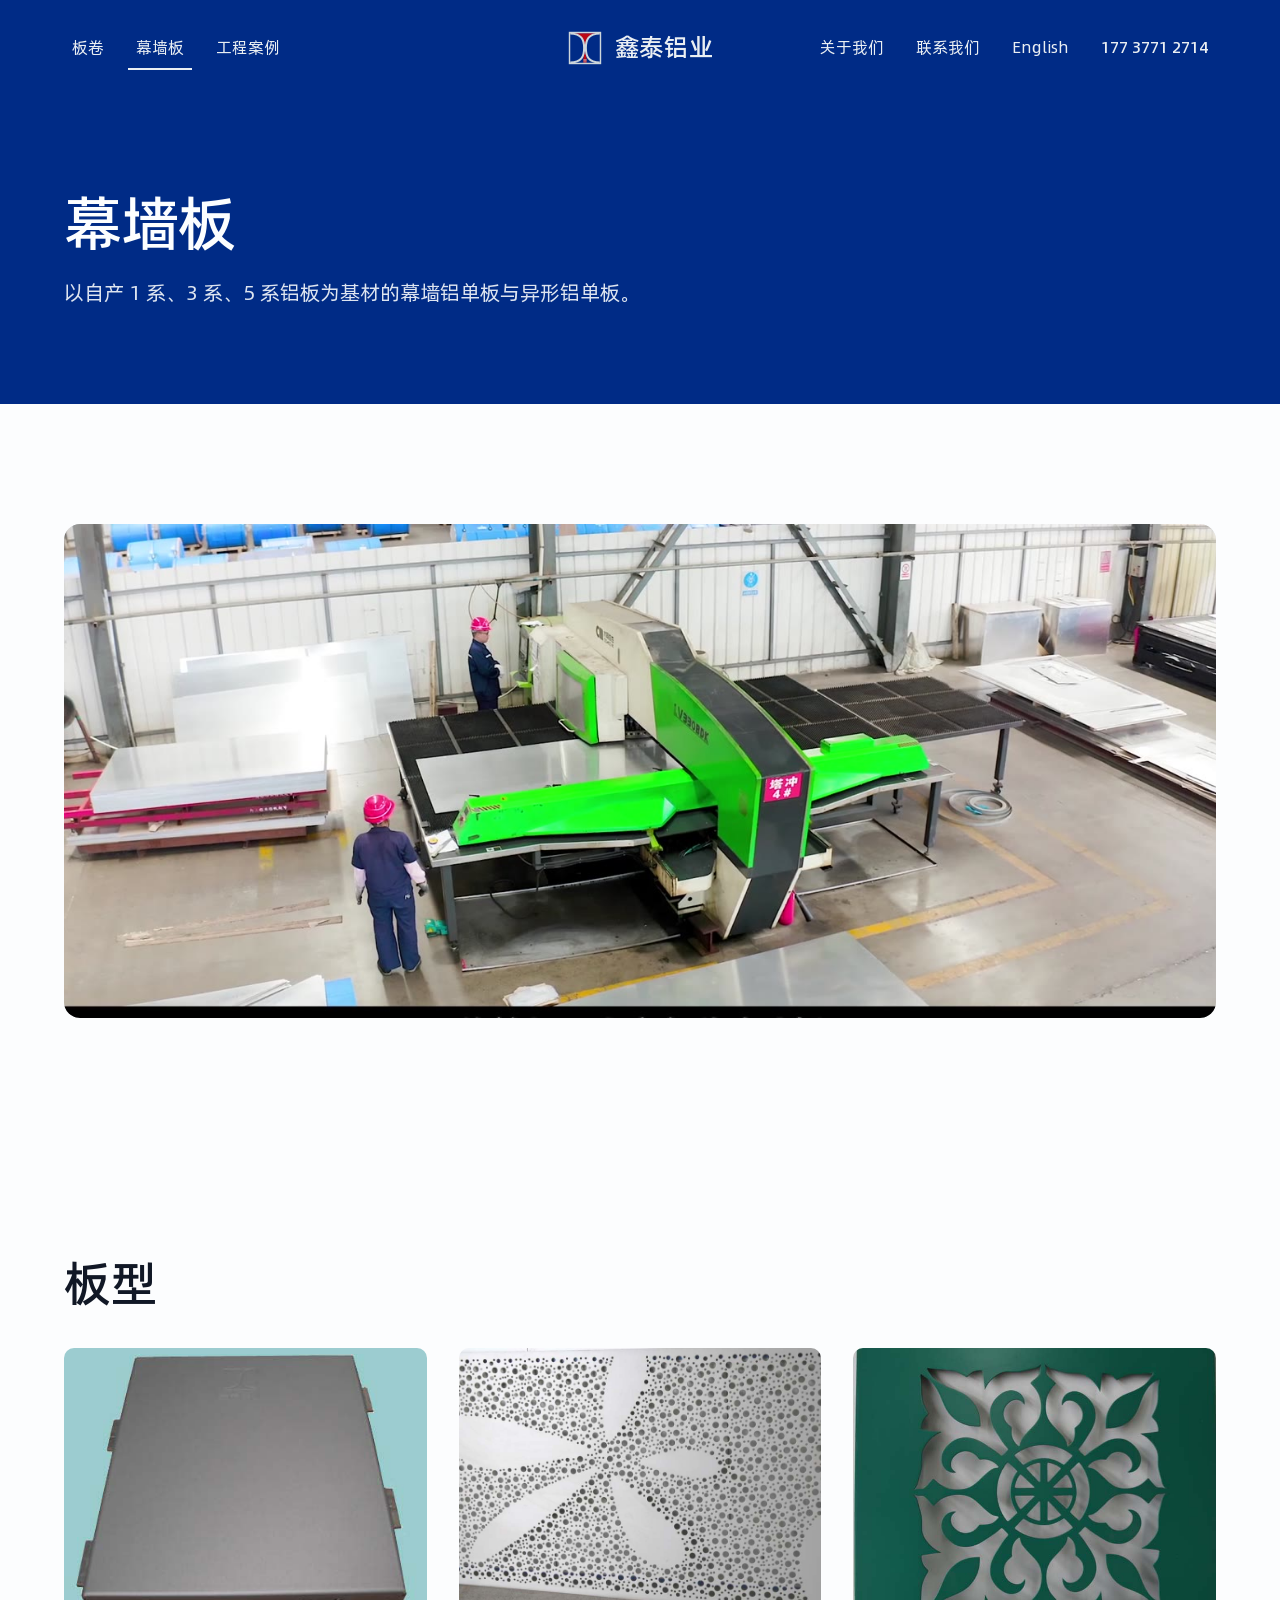
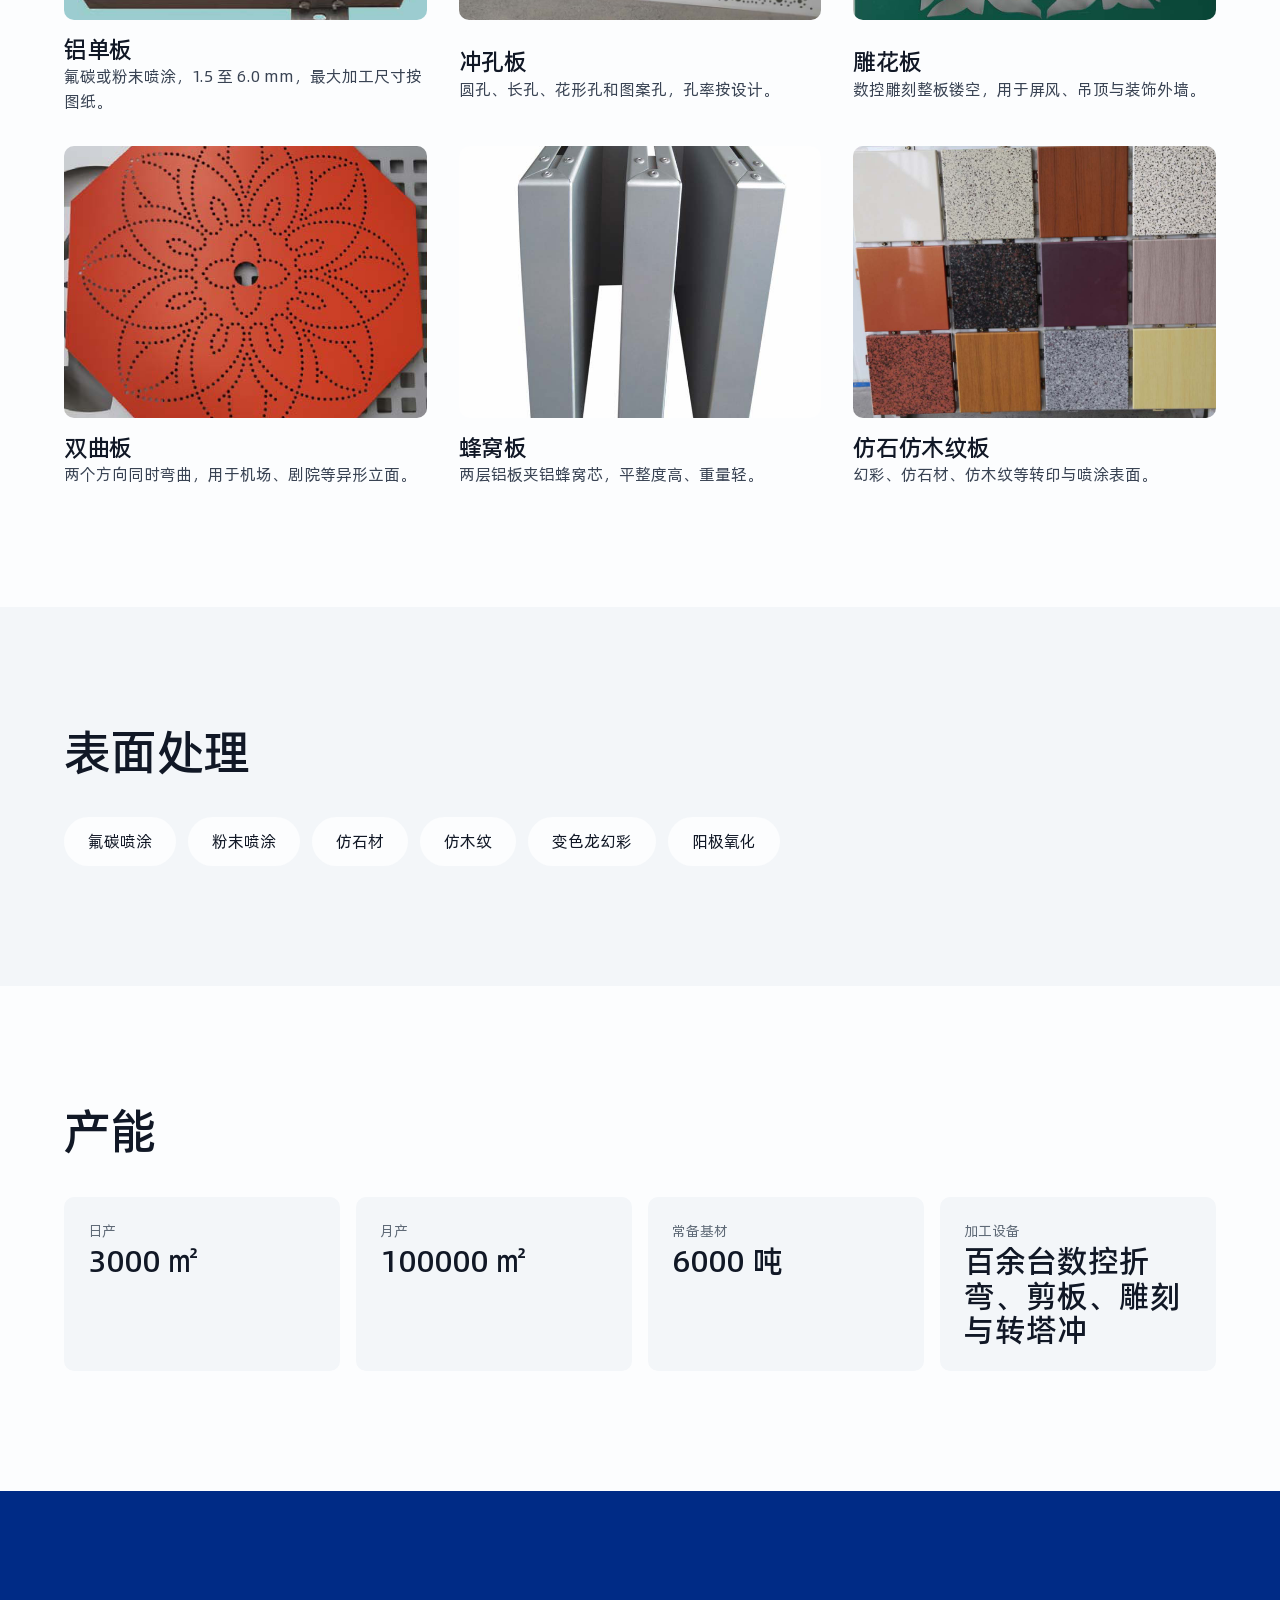
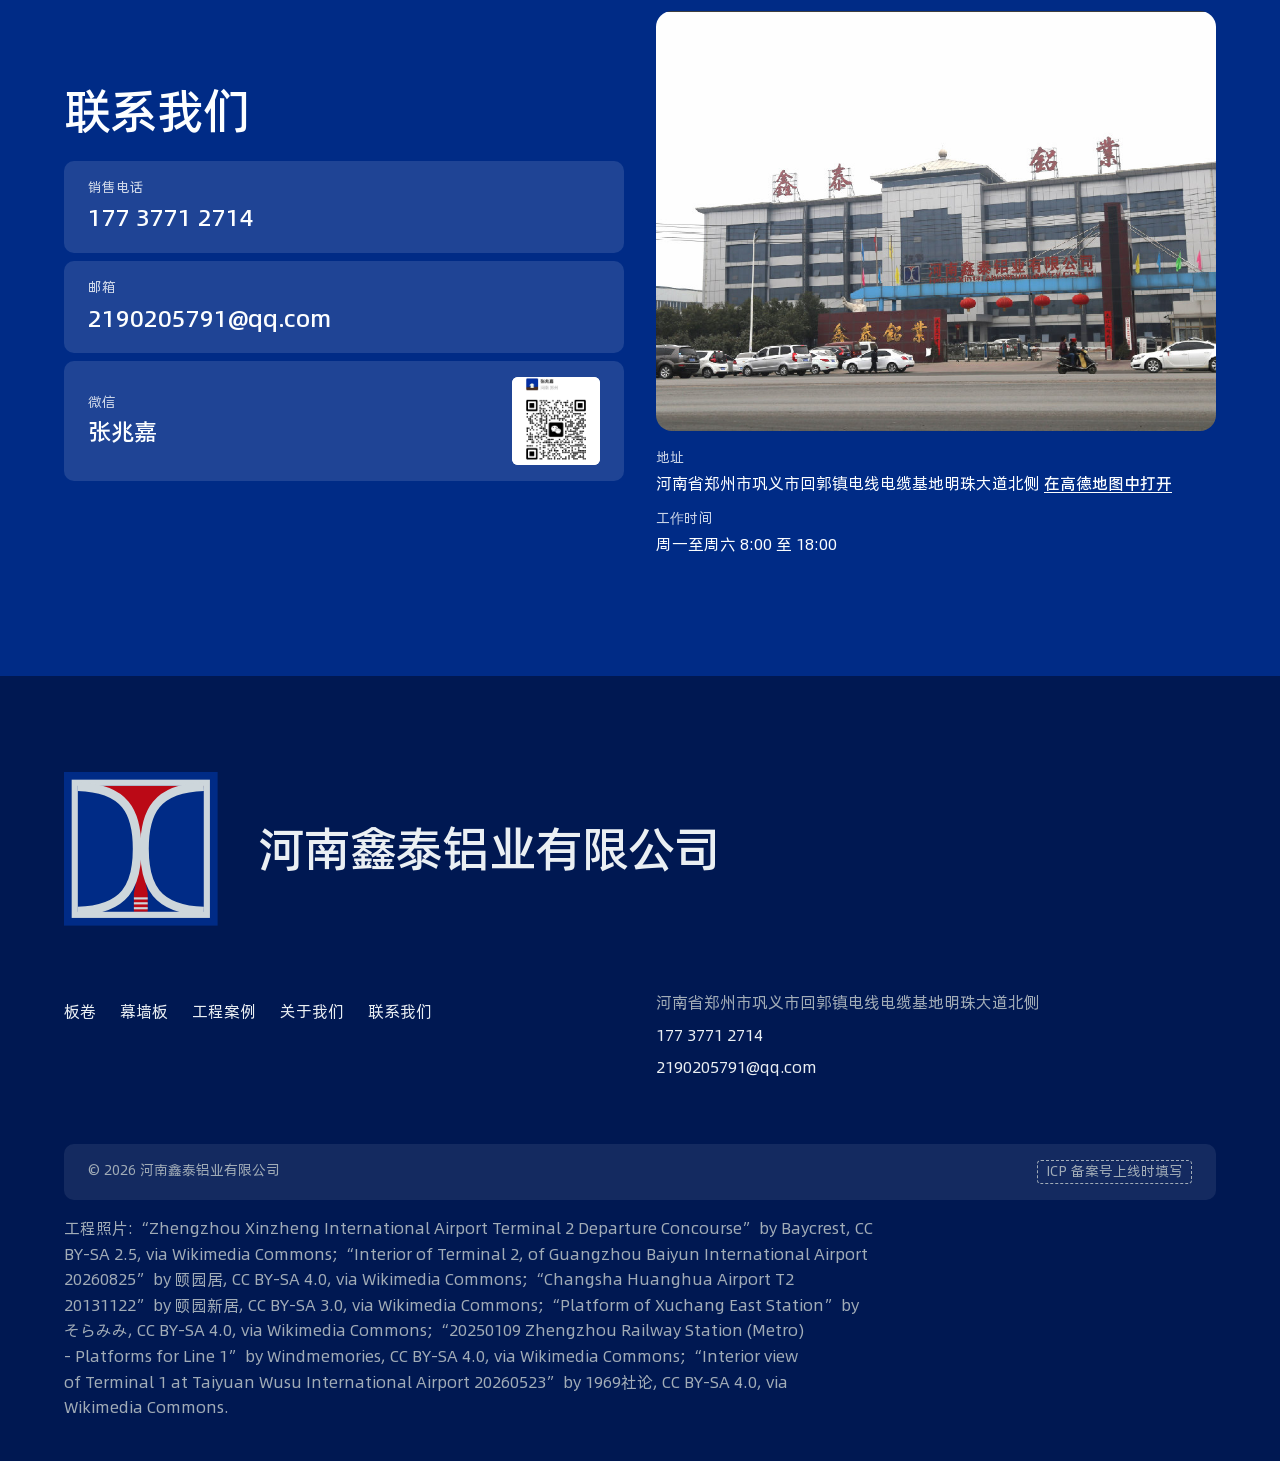
<file: products/curtain-wall/index.html>
<!DOCTYPE html><html lang="zh-CN" class="xQu8lq_variable XcACya_variable"><head><meta charSet="utf-8"/><meta name="viewport" content="width=device-width, initial-scale=1"/><link rel="preload" href="/_next/static/media/inter_latin_wght-s.p.0gsaq8ukbf34m.woff2" as="font" crossorigin="" type="font/woff2"/><link rel="preload" href="/_next/static/media/puhuiti_55-s.p.4402fbn1cs9l2.woff2" as="font" crossorigin="" type="font/woff2"/><link rel="preload" href="/_next/static/media/puhuiti_65-s.p.22xmm4lip3usy.woff2" as="font" crossorigin="" type="font/woff2"/><link rel="stylesheet" href="/_next/static/chunks/1a0ej_q9n5fee.css" data-precedence="next"/><link rel="preload" as="script" fetchPriority="low" href="/_next/static/chunks/1x6obpmlu1_c2.js"/><script src="/_next/static/chunks/2rq17bbyxsfng.js" async=""></script><script src="/_next/static/chunks/3wbm-994r45kr.js" async=""></script><script src="/_next/static/chunks/3--x-72jjb_q9.js" async=""></script><script src="/_next/static/chunks/turbopack-3-ry682tkyiqk.js" async=""></script><script src="/_next/static/chunks/0umf92h1sb77c.js" async=""></script><script src="/_next/static/chunks/3f8eg8-eeubav.js" async=""></script><script src="/_next/static/chunks/2bqokf3v_fvp8.js" async=""></script><title>幕墙板 · 鑫泰铝业</title><meta name="description" content="以自产 1 系、3 系、5 系铝板为基材的幕墙铝单板与异形铝单板。"/><link rel="icon" href="/favicon.ico?favicon.117ezoe8m31dk.ico" sizes="48x48" type="image/x-icon"/><meta name="next-size-adjust" content=""/><script src="/_next/static/chunks/0cz1d0mv5g_q7.js" noModule=""></script></head><body><div hidden=""><!--$--><!--/$--></div><header class="nav"><div class="container nav__row"><nav class="nav__group nav__group--left" aria-label="产品"><ul class="nav__links"><li><a href="/products/sheet-coil/">板卷</a></li><li><a href="/products/curtain-wall/" aria-current="page">幕墙板</a></li><li><a href="/projects/">工程案例</a></li></ul></nav><a class="nav__brand" href="/" aria-label="河南鑫泰铝业有限公司"><svg class="logo" width="36" height="36" viewBox="0 0 100 100" focusable="false" role="img" aria-label="河南鑫泰铝业有限公司"><rect width="100" height="100" fill="var(--color-brand)"></rect><path d="M9 9 H91 V9.5 C60 10.5 52.4 26 52.4 50 H47.6 C47.6 26 40 10.5 9 9.5 Z" fill="var(--color-brand-red)"></path><path d="M50 56 L54.5 79 V91 H45.5 V79 Z" fill="var(--color-brand-red)"></path><g fill="var(--color-brand-silver)"><rect x="45.5" y="81.6" width="9" height="1.4"></rect><rect x="45.5" y="84.8" width="9" height="1.4"></rect><rect x="45.5" y="88" width="9" height="1.4"></rect></g><g fill="none" stroke="var(--color-brand-silver)"><rect x="7" y="7" width="86" height="86" stroke-width="4"></rect><path d="M9 9.5 C40 10.5 47.6 26 47.6 50 C47.6 74 40 89.5 9 90.5" stroke-width="5.6"></path><path d="M91 9.5 C60 10.5 52.4 26 52.4 50 C52.4 74 60 89.5 91 90.5" stroke-width="5.6"></path></g></svg><span>鑫泰铝业</span></a><div class="nav__group nav__group--right"><nav aria-label="菜单"><ul class="nav__links"><li><a href="/about/">关于我们</a></li><li><a href="/contact/">联系我们</a></li></ul></nav><a class="nav__lang" href="/en/products/curtain-wall/" lang="en" hrefLang="en">English</a><a class="nav__phone num" href="tel:+8617737712714">177 3771 2714</a></div><button type="button" class="nav__toggle" aria-expanded="false" aria-controls="nav-menu"><span class="visually-hidden">菜单</span><svg width="24" height="24" viewBox="0 0 24 24" aria-hidden="true" fill="none" stroke="currentColor" stroke-width="2" stroke-linecap="round"><path d="M4 7h16M4 12h16M4 17h16"></path></svg></button></div><div class="nav__menu" id="nav-menu" hidden=""><ul class="nav__links nav__links--menu"><li><a href="/products/sheet-coil/">板卷</a></li><li><a href="/products/curtain-wall/" aria-current="page">幕墙板</a></li><li><a href="/projects/">工程案例</a></li><li><a href="/about/">关于我们</a></li><li><a href="/contact/">联系我们</a></li><li><a href="/en/products/curtain-wall/" lang="en">English</a></li><li><a href="tel:+8617737712714" class="num">177 3771 2714</a></li></ul></div></header><main id="main"><section class="chapter chapter--night page-head" data-tone="dark"><div class="container"><h1>幕墙板</h1><p class="lead">以自产 1 系、3 系、5 系铝板为基材的幕墙铝单板与异形铝单板。</p></div></section><section class="chapter chapter--paper section" data-tone="light"><div class="container"><div class="clip about-figure"><video muted="" loop="" playsInline="" preload="metadata" poster="/media/panels.jpg" aria-label="幕墙板" width="1440" height="600"><source src="/media/panels.mp4" type="video/mp4"/></video><button type="button" class="clip__pause" aria-pressed="false">暂停</button></div></div></section><section class="chapter chapter--paper section" data-tone="light" aria-labelledby="types-title"><div class="container"><h2 id="types-title">板型</h2><div class="types"><figure><img src="/photos/grey-panel.jpg" alt="灰色氟碳铝单板" width="445" height="382" loading="lazy"/><figcaption><h3>铝单板</h3><p>氟碳或粉末喷涂，1.5 至 6.0 mm，最大加工尺寸按图纸。</p></figcaption></figure><figure><img src="/photos/perforated-white.jpg" alt="白色冲孔铝单板" width="1081" height="584" loading="lazy"/><figcaption><h3>冲孔板</h3><p>圆孔、长孔、花形孔和图案孔，孔率按设计。</p></figcaption></figure><figure><img src="/photos/carved-green.jpg" alt="绿色雕花铝单板" width="623" height="624" loading="lazy"/><figcaption><h3>雕花板</h3><p>数控雕刻整板镂空，用于屏风、吊顶与装饰外墙。</p></figcaption></figure><figure><img src="/photos/octagon-red.jpg" alt="八角形冲孔铝单板" width="462" height="446" loading="lazy"/><figcaption><h3>双曲板</h3><p>两个方向同时弯曲，用于机场、剧院等异形立面。</p></figcaption></figure><figure><img src="/photos/honeycomb.jpg" alt="铝蜂窝板断面" width="690" height="761" loading="lazy"/><figcaption><h3>蜂窝板</h3><p>两层铝板夹铝蜂窝芯，平整度高、重量轻。</p></figcaption></figure><figure><img src="/photos/stone-swatches.jpg" alt="仿石材铝单板色样" width="1078" height="766" loading="lazy"/><figcaption><h3>仿石仿木纹板</h3><p>幻彩、仿石材、仿木纹等转印与喷涂表面。</p></figcaption></figure></div></div></section><section class="chapter chapter--silver section" data-tone="light" aria-labelledby="finish2-title"><div class="container"><h2 id="finish2-title">表面处理</h2><ul class="chips"><li>氟碳喷涂</li><li>粉末喷涂</li><li>仿石材</li><li>仿木纹</li><li>变色龙幻彩</li><li>阳极氧化</li></ul></div></section><section class="chapter chapter--paper section" data-tone="light" aria-labelledby="cap-title"><div class="container"><h2 id="cap-title">产能</h2><dl class="facts"><div><dt>日产</dt><dd>3000 ㎡</dd></div><div><dt>月产</dt><dd>100000 ㎡</dd></div><div><dt>常备基材</dt><dd>6000 吨</dd></div><div><dt>加工设备</dt><dd>百余台数控折弯、剪板、雕刻与转塔冲</dd></div></dl></div></section><section class="band band--brand contact" aria-labelledby="contact-title"><div class="container split split--even"><div class="split__text"><h2 id="contact-title" data-reveal="true">联系我们</h2><div class="cells" data-reveal="true" style="--i:2"><a class="cell" href="tel:+8617737712714"><small>销售电话</small><strong class="num">177 3771 2714</strong></a><a class="cell" href="mailto:2190205791@qq.com"><small>邮箱</small><strong>2190205791@qq.com</strong></a><div class="cell cell--qr"><div><small>微信</small><strong>张兆嘉</strong></div><img src="/photos/wechat-qr.jpg" alt="销售微信二维码" width="88" height="88" loading="lazy"/></div></div></div><div class="split__proof"><div class="proof"><img class="" src="/photos/factory-front.jpg" alt="鑫泰铝业厂区正门与办公楼" width="1075" height="663" loading="lazy"/></div><dl class="contact__meta"><div><dt>地址</dt><dd>河南省郑州市巩义市回郭镇电线电缆基地明珠大道北侧<!-- --> <a class="textlink" href="https://uri.amap.com/search?keyword=%E6%B2%B3%E5%8D%97%E9%91%AB%E6%B3%B0%E9%93%9D%E4%B8%9A%E6%9C%89%E9%99%90%E5%85%AC%E5%8F%B8&amp;city=%E5%B7%A9%E4%B9%89" target="_blank" rel="noopener">在高德地图中打开</a></dd></div><div><dt>工作时间</dt><dd>周一至周六 8:00 至 18:00</dd></div></dl></div></div></section><!--$--><!--/$--></main><footer class="footer chapter chapter--night" data-tone="dark"><div class="container"><div class="footer__mark"><svg class="logo" width="240" height="240" viewBox="0 0 100 100" focusable="false" role="img" aria-label="河南鑫泰铝业有限公司"><rect width="100" height="100" fill="var(--color-brand)"></rect><path d="M9 9 H91 V9.5 C60 10.5 52.4 26 52.4 50 H47.6 C47.6 26 40 10.5 9 9.5 Z" fill="var(--color-brand-red)"></path><path d="M50 56 L54.5 79 V91 H45.5 V79 Z" fill="var(--color-brand-red)"></path><g fill="var(--color-brand-silver)"><rect x="45.5" y="81.6" width="9" height="1.4"></rect><rect x="45.5" y="84.8" width="9" height="1.4"></rect><rect x="45.5" y="88" width="9" height="1.4"></rect></g><g fill="none" stroke="var(--color-brand-silver)"><rect x="7" y="7" width="86" height="86" stroke-width="4"></rect><path d="M9 9.5 C40 10.5 47.6 26 47.6 50 C47.6 74 40 89.5 9 90.5" stroke-width="5.6"></path><path d="M91 9.5 C60 10.5 52.4 26 52.4 50 C52.4 74 60 89.5 91 90.5" stroke-width="5.6"></path></g></svg><h2>河南鑫泰铝业有限公司</h2></div><div class="footer__cols"><ul class="footer__links"><li><a href="/products/sheet-coil/">板卷</a></li><li><a href="/products/curtain-wall/">幕墙板</a></li><li><a href="/projects/">工程案例</a></li><li><a href="/about/">关于我们</a></li><li><a href="/contact/">联系我们</a></li></ul><div class="footer__contact"><p>河南省郑州市巩义市回郭镇电线电缆基地明珠大道北侧</p><p><a href="tel:+8617737712714">177 3771 2714</a></p><p><a href="mailto:2190205791@qq.com">2190205791@qq.com</a></p></div></div><div class="footer__legal"><span>© 2026 河南鑫泰铝业有限公司</span><span class="fill" data-fill="icp">ICP 备案号上线时填写</span></div><p class="footer__credits" data-credits="true">工程照片<!-- -->: <span>“Zhengzhou Xinzheng International Airport Terminal 2 Departure Concourse” by Baycrest, CC BY-SA 2.5, via Wikimedia Commons<!-- -->; </span><span>“Interior of Terminal 2, of Guangzhou Baiyun International Airport 20260825” by 颐园居, CC BY-SA 4.0, via Wikimedia Commons<!-- -->; </span><span>“Changsha Huanghua Airport T2 20131122” by 颐园新居, CC BY-SA 3.0, via Wikimedia Commons<!-- -->; </span><span>“Platform of Xuchang East Station” by そらみみ, CC BY-SA 4.0, via Wikimedia Commons<!-- -->; </span><span>“20250109 Zhengzhou Railway Station (Metro) - Platforms for Line 1” by Windmemories, CC BY-SA 4.0, via Wikimedia Commons<!-- -->; </span><span>“Interior view of Terminal 1 at Taiyuan Wusu International Airport 20260523” by 1969社论, CC BY-SA 4.0, via Wikimedia Commons<!-- -->.</span></p></div></footer><span class="visually-hidden">河南鑫泰铝业有限公司</span><script id="_R_">(globalThis["TURBOPACK"] || (globalThis["TURBOPACK"] = [])).push({"otherChunks":["static/chunks/1x6obpmlu1_c2.js","static/chunks/2rq17bbyxsfng.js","static/chunks/3wbm-994r45kr.js","static/chunks/3--x-72jjb_q9.js"],"runtimeModuleIds":[94553]});</script><script src="/_next/static/chunks/1x6obpmlu1_c2.js" async=""></script><script>(self.__next_f=self.__next_f||[]).push([0])</script><script>self.__next_f.push([1,"1:\"$Sreact.fragment\"\n2:\"/_next/static/chunks/0umf92h1sb77c.js\"\n3:I[39756,[\"$2\"],\"default\"]\n4:I[37457,[\"$2\"],\"default\"]\n7:\"/_next/static/chunks/3f8eg8-eeubav.js\"\n8:I[84834,[\"$7\"],\"Nav\"]\n16:\"ViewportBoundary\"\n17:I[97367,[\"$2\"],\"$16\"]\n19:\"MetadataBoundary\"\n1a:I[97367,[\"$2\"],\"$19\"]\n1b:\"$Sreact.suspense\"\n1d:I[68027,[],\"default\",1]\n:HL[\"/_next/static/chunks/1a0ej_q9n5fee.css\",\"style\"]\n:HL[\"/_next/static/media/inter_latin_wght-s.p.0gsaq8ukbf34m.woff2\",\"font\",{\"crossOrigin\":\"\",\"type\":\"font/woff2\"}]\n:HL[\"/_next/static/media/puhuiti_55-s.p.4402fbn1cs9l2.woff2\",\"font\",{\"crossOrigin\":\"\",\"type\":\"font/woff2\"}]\n:HL[\"/_next/static/media/puhuiti_65-s.p.22xmm4lip3usy.woff2\",\"font\",{\"crossOrigin\":\"\",\"type\":\"font/woff2\"}]\n5:X\n14:[[\"children\",{\"s\":\"__PAGE__\",\"h\":512,\"d\":{\"r\":\"$L15\",\"p\":false,\"v\":null}}]]\n12:[[\"children\",{\"s\":\"curtain-wall\",\"h\":512,\"d\":{\"r\":\"$L13\",\"p\":false,\"v\":\"$5\"},\"c\":\"$Q14\"}]]\n10:[[\"children\",{\"s\":\"products\",\"h\":512,\"d\":{\"r\":\"$L11\",\"p\":false,\"v\":\"$5\"},\"c\":\"$Q12\"}]]\n6:[[\"children\",{\"s\":\"(zh)\",\"h\":528,\"d\":{\"r\":[\"$\",\"$1\",\"c\",{\"children\":[[[\"$\",\"link\",\"0\",{\"rel\":\"stylesheet\",\"href\":\"/_next/static/chunks/1a0ej_q9n5fee.css\",\"precedence\":\"next\",\"crossOrigin\":\"$undefined\",\"nonce\":\"$undefined\"}],[\"$\",\"script\",\"script-0\",{\"src\":\"/_next/static/chunks/3f8eg8-eeubav.js\",\"async\":true,\"nonce\":\"$undefined\"}]],[\"$\",\"html\",null,{\"lang\":\"zh-CN\",\"className\":\"xQu8lq_variable XcACya_variable\",\"children\":[\"$\",\"body\",null,{\"children\":[[\"$\",\"$L8\",null,{\"lang\":\"zh\"}],[\"$\",\"main\",null,{\"id\":\"main\",\"children\":[\"$\",\"$L3\",null,{\"parallelRouterKey\":\"children\",\"error\":\"$undefined\",\"errorStyles\":\"$undefined\",\"errorScripts\":\"$undefined\",\"template\":[\"$\",\"$L4\",null,{}],\"templateStyles\":\"$undefined\",\"templateScripts\":\"$undefined\",\"notFound\":[[[\"$\",\"title\",null,{\"children\":\"404: This page could not be found.\"}],[\"$\",\"div\",null,{\"style\":\"$0:t:t:d:r:props:children:1:props:notFound:0:1:props:style\",\"children\":[\"$\",\"div\",null,{\"children\":[[\"$\",\"style\",null,{\"dangerouslySetInnerHTML\":{\"__html\":\"body{color:#000;background:#fff;margin:0}.next-error-h1{border-right:1px solid rgba(0,0,0,.3)}@media (prefers-color-scheme:dark){body{color:#fff;background:#000}.next-error-h1{border-right:1px solid rgba(255,255,255,.3)}}\"}}],[\"$\",\"h1\",null,{\"className\":\"next-error-h1\",\"style\":\"$0:t:t:d:r:props:children:1:props:notFound:0:1:props:children:props:children:1:props:style\",\"children\":404}],[\"$\",\"div\",null,{\"style\":\"$0:t:t:d:r:props:children:1:props:notFound:0:1:props:children:props:children:2:props:style\",\"children\":[\"$\",\"h2\",null,{\"style\":\"$0:t:t:d:r:props:children:1:props:notFound:0:1:props:children:props:children:2:props:children:props:style\",\"children\":\"This page could not be found.\"}]}]]}]}]],[]],\"forbidden\":\"$undefined\",\"unauthorized\":\"$undefined\"}]}],[\"$\",\"footer\",null,{\"className\":\"footer chapter chapter--night\",\"data-tone\":\"dark\",\"children\":[\"$\",\"div\",null,{\"className\":\"container\",\"children\":[[\"$\",\"div\",null,{\"className\":\"footer__mark\",\"children\":[[\"$\",\"svg\",null,{\"className\":\"logo\",\"width\":240,\"height\":240,\"viewBox\":\"0 0 100 100\",\"focusable\":\"false\",\"role\":\"img\",\"aria-label\":\"河南鑫泰铝业有限公司\",\"children\":[[\"$\",\"rect\",null,{\"width\":\"100\",\"height\":\"100\",\"fill\":\"var(--color-brand)\"}],[\"$\",\"path\",null,{\"d\":\"M9 9 H91 V9.5 C60 10.5 52.4 26 52.4 50 H47.6 C47.6 26 40 10.5 9 9.5 Z\",\"fill\":\"var(--color-brand-red)\"}],[\"$\",\"path\",null,{\"d\":\"M50 56 L54.5 79 V91 H45.5 V79 Z\",\"fill\":\"var(--color-brand-red)\"}],[\"$\",\"g\",null,{\"fill\":\"var(--color-brand-silver)\",\"children\":[[\"$\",\"rect\",null,{\"x\":\"45.5\",\"y\":\"81.6\",\"width\":\"9\",\"height\":\"1.4\"}],[\"$\",\"rect\",null,{\"x\":\"45.5\",\"y\":\"84.8\",\"width\":\"9\",\"height\":\"1.4\"}],[\"$\",\"rect\",null,{\"x\":\"45.5\",\"y\":\"88\",\"width\":\"9\",\"height\":\"1.4\"}]]}],[\"$\",\"g\",null,{\"fill\":\"none\",\"stroke\":\"var(--color-brand-silver)\",\"children\":[[\"$\",\"rect\",null,{\"x\":\"7\",\"y\":\"7\",\"width\":\"86\",\"height\":\"86\",\"strokeWidth\":\"4\"}],[\"$\",\"path\",null,{\"d\":\"M9 9.5 C40 10.5 47.6 26 47.6 50 C47.6 74 40 89.5 9 90.5\",\"strokeWidth\":\"5.6\"}],[\"$\",\"path\",null,{\"d\":\"M91 9.5 C60 10.5 52.4 26 52.4 50 C52.4 74 60 89.5 91 90.5\",\"strokeWidth\":\"5.6\"}]]}]]}],[\"$\",\"h2\",null,{\"children\":\"河南鑫泰铝业有限公司\"}]]}],[\"$\",\"div\",null,{\"className\":\"footer__cols\",\"children\":[[\"$\",\"ul\",null,{\"className\":\"footer__links\",\"children\":[[\"$\",\"li\",\"/products/sheet-coil/\",{\"children\":[\"$\",\"a\",null,{\"href\":\"/products/sheet-coil/\",\"children\":\"板卷\"}]}],[\"$\",\"li\",\"/products/curtain-wall/\",{\"children\":[\"$\",\"a\",null,{\"href\":\"/products/curtain-wall/\",\"children\":\"幕墙板\"}]}],[\"$\",\"li\",\"/projects/\",{\"children\":[\"$\",\"a\",null,{\"href\":\"/projects/\",\"children\":\"工程案例\"}]}],[\"$\",\"li\",\"/about/\",{\"children\":[\"$\",\"a\",null,{\"href\":\"/about/\",\"children\":\"关于我们\"}]}],[\"$\",\"li\",\"/contact/\",{\"children\":[\"$\",\"a\",null,{\"href\":\"/contact/\",\"children\":\"联系我们\"}]}]]}],[\"$\",\"div\",null,{\"className\":\"footer__contact\",\"children\":[\"$L9\",\"$La\",\"$Lb\"]}]]}],\"$Lc\",\"$Ld\"]}]}],\"$Le\",\"$Lf\"]}]}]]}],\"p\":false,\"v\":null},\"c\":\"$Q10\"}]]\n0:{\"P\":null,\"c\":[\"\",\"products\",\"curtain-wall\",\"\"],\"q\":\"\",\"i\":false,\"t\":{\"t\":{\"s\":\"\",\"h\":528,\"d\":{\"r\":[\"$\",\"$1\",\"c\",{\"children\":[null,[\"$\",\"$L3\",null,{\"parallelRouterKey\":\"children\",\"error\":\"$undefined\",\"errorStyles\":\"$undefined\",\"errorScripts\":\"$undefined\",\"template\":[\"$\",\"$L4\",null,{}],\"templateStyles\":\"$undefined\",\"templateScripts\":\"$undefined\",\"notFound\":[[[\"$\",\"title\",null,{\"children\":\"404: This page could not be found.\"}],[\"$\",\"div\",null,{\"style\":{\"fontFamily\":\"system-ui,\\\"Segoe UI\\\",Roboto,Helvetica,Arial,sans-serif,\\\"Apple Color Emoji\\\",\\\"Segoe UI Emoji\\\"\",\"height\":\"100vh\",\"textAlign\":\"center\",\"display\":\"flex\",\"flexDirection\":\"column\",\"alignItems\":\"center\",\"justifyContent\":\"center\"},\"children\":[\"$\",\"div\",null,{\"children\":[[\"$\",\"style\",null,{\"dangerouslySetInnerHTML\":{\"__html\":\"body{color:#000;background:#fff;margin:0}.next-error-h1{border-right:1px solid rgba(0,0,0,.3)}@media (prefers-color-scheme:dark){body{color:#fff;background:#000}.next-error-h1{border-right:1px solid rgba(255,255,255,.3)}}\"}}],[\"$\",\"h1\",null,{\"className\":\"next-error-h1\",\"style\":{\"display\":\"inline-block\",\"margin\":\"0 20px 0 0\",\"padding\":\"0 23px 0 0\",\"fontSize\":24,\"fontWeight\":500,\"verticalAlign\":\"top\",\"lineHeight\":\"49px\"},\"children\":404}],[\"$\",\"div\",null,{\"style\":{\"display\":\"inline-block\"},\"children\":[\"$\",\"h2\",null,{\"style\":{\"fontSize\":14,\"fontWeight\":400,\"lineHeight\":\"49px\",\"margin\":0},\"children\":\"This page could not be found.\"}]}]]}]}]],[]],\"forbidden\":\"$undefined\",\"unauthorized\":\"$undefined\"}]]}],\"p\":false,\"v\":\"$5\"},\"c\":\"$Q6\"},\"h\":{\"r\":[\"$\",\"$1\",\"h\",{\"children\":[null,[\"$\",\"$L17\",null,{\"children\":\"$L18\"}],[\"$\",\"$L1a\",null,{\"children\":[[\"$\",\"div\",null,{\"hidden\":true,\"children\":[\"$\",\"$1b\",null,{\"name\":\"Next.Metadata\",\"children\":\"$L1c\"}]}],null]}],[\"$\",\"meta\",null,{\"name\":\"next-size-adjust\",\"content\":\"\"}]]}],\"p\":false,\"v\":null}},\"m\":\"$undefined\",\"G\":[\"$1d\",[]],\"S\":true,\"r\":\"$undefined\",\"s\":\"$undefined\",\"a\":\"$undefined\",\"l\":\"$undefined\",\"p\":\"$undefined\",\"d\":\"$undefined\",\"b\":\"LdM-JXoPRak29Cl_cwbgb\"}\n1e:I[97866,[\"$7\"],\"Effects\"]\n1f:\"/_next/static/chunks/2bqokf3v_fvp8.js\"\n20:I[62138,[\"$7\",\"$1f\"],\"Clip\"]\n5:C\n9:[\"$\",\"p\",null,{\"children\":\"河南省郑州市巩义市回郭镇电线电缆基地明珠大道北侧\"}]\na:[\"$\",\"p\",null,{\"children\":[\"$\",\"a\",null,{\"href\":\"tel:+8617737712714\",\"children\":\"177 3771 2714\"}]}]\nb:[\"$\",\"p\",null,{\"children\":[\"$\",\"a\",null,{\"href\":\"mailto:2190205791@qq.com\",\"children\":\"2190205791@qq.com\"}]}]\nc:[\"$\",\"div\",null,{\"className\":\"footer__legal\",\"children\":[[\"$\",\"span\",null,{\"children\":\"© 2026 河南鑫泰铝业有限公司\"}],[\"$\",\"span\",null,{\"className\":\"fill\",\"data-fill\":\"icp\",\"children\":\"ICP 备案号上线时填写\"}]]}]\nd:[\"$\",\"p\",null,{\"className\":\"footer__credits\",\"data-credits\":true,\"children\":[\"工程照片\",\": \",[[\"$\",\"span\",\"/photos/zhengzhou-xinzheng-t2.jpg\",{\"children\":[\"“Zhengzhou Xinzheng International Airport Terminal 2 Departure Concourse” by Baycrest, CC BY-SA 2.5, via Wikimedia Commons\",\"; \"]}],[\"$\",\"span\",\"/photos/guangzhou-baiyun-t2.jpg\",{\"children\":[\"“Interior of Terminal 2, of Guangzhou Baiyun International Airport 20260825” by 颐园居, CC BY-SA 4.0, via Wikimedia Commons\",\"; \"]}],[\"$\",\"span\",\"/photos/changsha-airport-t2.jpg\",{\"children\":[\"“Changsha Huanghua Airport T2 20131122” by 颐园新居, CC BY-SA 3.0, via Wikimedia Commons\",\"; \"]}],[\"$\",\"span\",\"/photos/xuchang-east-station.jpg\",{\"children\":[\"“Platform of Xuchang East Station” by そらみみ, CC BY-SA 4.0, via Wikimedia Commons\",\"; \"]}],[\"$\",\"span\",\"/photos/zhengzhou-metro-line1.jpg\",{\"children\":[\"“20250109 Zhengzhou Railway Station (Metro) - Platforms for Line 1” by Windmemories, CC BY-SA 4.0, via Wikimedia Commons\",\"; \"]}],[\"$\",\"span\",\"/photos/taiyuan-wusu-t1.jpg\",{\"children\":[\"“Interior view of Terminal 1 at Taiyuan Wusu International Airport 20260523” by 1969社论, CC BY-SA 4.0, via Wikimedia Commons\",\".\"]}]]]}]\ne:[\"$\",\"$L1e\",null,{}]\nf:[\"$\",\"span\",null,{\"className\":\"visually-hidden\",\"children\":\"河南鑫泰铝业有限公司\"}]\n11:[\"$\",\"$1\",\"c\",{\"children\":[null,[\"$\",\"$L3\",null,{\"parallelRouterKey\":\"children\",\"error\":\"$undefined\",\"errorStyles\":\"$undefined\",\"errorScripts\":\"$undefined\",\"template\":[\"$\",\"$L4\",null,{}],\"templateStyles\":\"$undefined\",\"templateScripts\":\"$undefined\",\"notFound\":\"$undefined\",\"forbidden\":\"$undefined\",\"unauthorized\":\"$undefined\"}]]}]\n13:[\"$\",\"$1\",\"c\",{\"children\":[null,[\"$\",\"$L3\",null,{\"parallelRouterKey\":\"children\",\"error\":\"$undefined\",\"errorStyles\":\"$undefined\",\"errorScripts\":\"$undefined\",\"template\":[\"$\",\"$L4\",null,{}],\"templateStyles\":\"$undefined\",\"templateScripts\":\"$undefined\",\"notFound\":\"$undefined\",\"forbidden\":\"$undefined\",\"unauthorized\":\"$undefined\"}]]}]\n15:[\"$\",\"$1\",\"c\",{\"children\":[[[\"$\",\"section\",null,{\"className\":\"chapter chapter--night page-head\",\"data-tone\":\"dark\",\"children\":[\"$\",\"div\",null,{\"className\":\"container\",\"children\":[[\"$\",\"h1\",null,{\"children\":\"幕墙板\"}],[\"$\",\"p\",null,{\"className\":\"lead\",\"children\":\"以自产 1 系、3 系、5 系铝板为基材的幕墙铝单板与异形铝单板。\"}]]}]}],[\"$\",\"section\",null,{\"className\":\"chapter chapter--paper section\",\"data-tone\":\"light\",\"children\":[\"$\",\"div\",null,{\"className\":\"container\",\"children\":[\"$\",\"$L20\",null,{\"clip\":{\"video\":\"/media/panels.mp4\",\"poster\":\"/media/panels.jpg\"},\"className\":\"about-figure\",\"label\":\"幕墙板\",\"pauseLabel\":\"暂停\",\"playLabel\":\"播放\"}]}]}],[\"$\",\"section\",null,{\"className\":\"chapter chapter--paper section\",\"data-tone\":\"light\",\"aria-labelledby\":\"types-title\",\"children\":[\"$\",\"div\",null,{\"className\":\"container\",\"children\":[[\"$\",\"h2\",null,{\"id\":\"types-title\",\"children\":\"板型\"}],[\"$\",\"div\",null,{\"className\":\"types\",\"children\":[[\"$\",\"figure\",\"铝单板\",{\"children\":[[\"$\",\"img\",null,{\"src\":\"/photos/grey-panel.jpg\",\"alt\":\"灰色氟碳铝单板\",\"width\":445,\"height\":382,\"loading\":\"lazy\"}],[\"$\",\"figcaption\",null,{\"children\":[[\"$\",\"h3\",null,{\"children\":\"铝单板\"}],[\"$\",\"p\",null,{\"children\":\"氟碳或粉末喷涂，1.5 至 6.0 mm，最大加工尺寸按图纸。\"}]]}]]}],[\"$\",\"figure\",\"冲孔板\",{\"children\":[[\"$\",\"img\",null,{\"src\":\"/photos/perforated-white.jpg\",\"alt\":\"白色冲孔铝单板\",\"width\":1081,\"height\":584,\"loading\":\"lazy\"}],[\"$\",\"figcaption\",null,{\"children\":[[\"$\",\"h3\",null,{\"children\":\"冲孔板\"}],[\"$\",\"p\",null,{\"children\":\"圆孔、长孔、花形孔和图案孔，孔率按设计。\"}]]}]]}],[\"$\",\"figure\",\"雕花板\",{\"children\":[[\"$\",\"img\",null,{\"src\":\"/photos/carved-green.jpg\",\"alt\":\"绿色雕花铝单板\",\"width\":623,\"height\":624,\"loading\":\"lazy\"}],[\"$\",\"figcaption\",null,{\"children\":[[\"$\",\"h3\",null,{\"children\":\"雕花板\"}],[\"$\",\"p\",null,{\"children\":\"数控雕刻整板镂空，用于屏风、吊顶与装饰外墙。\"}]]}]]}],[\"$\",\"figure\",\"双曲板\",{\"children\":[[\"$\",\"img\",null,{\"src\":\"/photos/octagon-red.jpg\",\"alt\":\"八角形冲孔铝单板\",\"width\":462,\"height\":446,\"loading\":\"lazy\"}],[\"$\",\"figcaption\",null,{\"children\":[[\"$\",\"h3\",null,{\"children\":\"双曲板\"}],[\"$\",\"p\",null,{\"children\":\"两个方向同时弯曲，用于机场、剧院等异形立面。\"}]]}]]}],[\"$\",\"figure\",\"蜂窝板\",{\"children\":[[\"$\",\"img\",null,{\"src\":\"/photos/honeycomb.jpg\",\"alt\":\"铝蜂窝板断面\",\"width\":690,\"height\":761,\"loading\":\"lazy\"}],[\"$\",\"figcaption\",null,{\"children\":[[\"$\",\"h3\",null,{\"children\":\"蜂窝板\"}],[\"$\",\"p\",null,{\"children\":\"两层铝板夹铝蜂窝芯，平整度高、重量轻。\"}]]}]]}],[\"$\",\"figure\",\"仿石仿木纹板\",{\"children\":[[\"$\",\"img\",null,{\"src\":\"/photos/stone-swatches.jpg\",\"alt\":\"仿石材铝单板色样\",\"width\":1078,\"height\":766,\"loading\":\"lazy\"}],[\"$\",\"figcaption\",null,{\"children\":[[\"$\",\"h3\",null,{\"children\":\"仿石仿木纹板\"}],[\"$\",\"p\",null,{\"children\":\"幻彩、仿石材、仿木纹等转印与喷涂表面。\"}]]}]]}]]}]]}]}],[\"$\",\"section\",null,{\"className\":\"chapter chapter--silver section\",\"data-tone\":\"light\",\"aria-labelledby\":\"finish2-title\",\"children\":[\"$\",\"div\",null,{\"className\":\"container\",\"children\":[[\"$\",\"h2\",null,{\"id\":\"finish2-title\",\"children\":\"表面处理\"}],[\"$\",\"ul\",null,{\"className\":\"chips\",\"children\":[[\"$\",\"li\",\"氟碳喷涂\",{\"children\":\"氟碳喷涂\"}],[\"$\",\"li\",\"粉末喷涂\",{\"children\":\"粉末喷涂\"}],[\"$\",\"li\",\"仿石材\",{\"children\":\"仿石材\"}],[\"$\",\"li\",\"仿木纹\",{\"children\":\"仿木纹\"}],[\"$\",\"li\",\"变色龙幻彩\",{\"children\":\"变色龙幻彩\"}],[\"$\",\"li\",\"阳极氧化\",{\"children\":\"阳极氧化\"}]]}]]}]}],[\"$\",\"section\",null,{\"className\":\"chapter chapter--paper section\",\"data-tone\":\"light\",\"aria-labelledby\":\"cap-title\",\"children\":[\"$\",\"div\",null,{\"className\":\"container\",\"children\":[[\"$\",\"h2\",null,{\"id\":\"cap-title\",\"children\":\"产能\"}],[\"$\",\"dl\",null,{\"className\":\"facts\",\"children\":[[\"$\",\"div\",\"日产\",{\"children\":[[\"$\",\"dt\",null,{\"children\":\"日产\"}],[\"$\",\"dd\",null,{\"children\":\"3000 ㎡\"}]]}],[\"$\",\"div\",\"月产\",{\"children\":[[\"$\",\"dt\",null,{\"children\":\"月产\"}],[\"$\",\"dd\",null,{\"children\":\"100000 ㎡\"}]]}],[\"$\",\"div\",\"常备基材\",{\"children\":[[\"$\",\"dt\",null,{\"children\":\"常备基材\"}],[\"$\",\"dd\",null,{\"children\":\"6000 吨\"}]]}],[\"$\",\"div\",\"加工设备\",{\"children\":[[\"$\",\"dt\",null,{\"children\":\"加工设备\"}],[\"$\",\"dd\",null,{\"children\":\"百余台数控折弯、剪板、雕刻与转塔冲\"}]]}]]}]]}]}],[\"$\",\"section\",null,{\"className\":\"band band--brand contact\",\"aria-labelledby\":\"contact-title\",\"children\":[\"$\",\"div\",null,{\"className\":\"container split split--even\",\"children\":[[\"$\",\"div\",null,{\"className\":\"split__text\",\"children\":[[\"$\",\"h2\",null,{\"id\":\"contact-title\",\"data-reveal\":true,\"children\":\"联系我们\"}],\"\",[\"$\",\"div\",null,{\"className\":\"cells\",\"data-reveal\":true,\"style\":{\"--i\":2},\"children\":[[\"$\",\"a\",null,{\"className\":\"cell\",\"href\":\"tel:+8617737712714\",\"children\":[[\"$\",\"small\",null,{\"children\":\"销售电话\"}],[\"$\",\"strong\",null,{\"className\":\"num\",\"children\":\"177 3771 2714\"}]]}],[\"$\",\"a\",null,{\"className\":\"cell\",\"href\":\"mailto:2190205791@qq.com\",\"children\":[[\"$\",\"small\",null,{\"children\":\"邮箱\"}],[\"$\",\"strong\",null,{\"children\":\"2190205791@qq.com\"}]]}],[\"$\",\"div\",null,{\"className\":\"cell cell--qr\",\"children\":[[\"$\",\"div\",null,{\"children\":[[\"$\",\"small\",null,{\"children\":\"微信\"}],[\"$\",\"strong\",null,{\"children\":\"张兆嘉\"}]]}],[\"$\",\"img\",null,{\"src\":\"/photos/wechat-qr.jpg\",\"alt\":\"销售微信二维码\",\"width\":88,\"height\":88,\"loading\":\"lazy\"}]]}]]}]]}],[\"$\",\"div\",null,{\"className\":\"split__proof\",\"children\":[[\"$\",\"div\",null,{\"className\":\"proof\",\"children\":[\"$\",\"img\",null,{\"className\":\"\",\"src\":\"/photos/factory-front.jpg\",\"alt\":\"鑫泰铝业厂区正门与办公楼\",\"width\":1075,\"height\":663,\"loading\":\"lazy\",\"sizes\":\"$undefined\"}]}],[\"$\",\"dl\",null,{\"className\":\"contact__meta\",\"children\":[\"$L21\",\"$L22\"]}]]}]]}]}]],[\"$L23\"],\"$L24\"]}]\n25:I[97367,[\"$2\"],\"OutletBoundary\"]\n21:[\"$\",\"div\",null,{\"children\":[[\"$\",\"dt\",null,{\"children\":\"地址\"}],[\"$\",\"dd\",null,{\"children\":[\"河南省郑州市巩义市回郭镇电线电缆基地明珠大道北侧\",\" \",[\"$\",\"a\",null,{\"className\":\"textlink\",\"href\":\"https://uri.amap.com/search?keyword=%E6%B2%B3%E5%8D%97%E9%91%AB%E6%B3%B0%E9%93%9D%E4%B8%9A%E6%9C%89%E9%99%90%E5%85%AC%E5%8F%B8\u0026city=%E5%B7%A9%E4%B9%89\",\"target\":\"_blank\",\"rel\":\"noopener\",\"children\":\"在高德地图中打开\"}]]}]]}]\n22:[\"$\",\"div\",null,{\"children\":[[\"$\",\"dt\",null,{\"children\":\"工作时间\"}],[\"$\",\"dd\",null,{\"children\":\"周一至周六 8:00 至 18:00\"}]]}]\n23:[\"$\",\"script\",\"script-0\",{\"src\":\"/_next/static/chunks/2bqokf3v_fvp8.js\",\"async\":true,\"nonce\":\"$undefined\"}]\n24:[\"$\",\"$L25\",null,{\"children\":[\"$\",\"$1b\",null,{\"name\":\"Next.MetadataOutlet\",\"children\":\"$@26\"}]}]\n18:[[\"$\",\"meta\",\"0\",{\"charSet\":\"utf-8\"}],[\"$\",\"meta\",\"1\",{\"name\":\"viewport\",\"content\":\"width=device-width, initial-scale=1\"}]]\n27:I[27201,[\"$2\"],\"IconMark\"]\n1c:[[\"$\",\"title\",\"0\",{\"children\":\"幕墙板 · 鑫泰铝业\"}],[\"$\",\"meta\",\"1\",{\"name\":\"description\",\"content\":\"以自产 1 系、3 系、5 系铝板为基材的幕墙铝单板与异形铝单板。\"}],[\"$\",\"link\",\"2\",{\"rel\":\"icon\",\"href\":\"/favicon.ico?favicon.117ezoe8m31dk.ico\",\"sizes\":\"48x48\",\"type\":\"image/x-icon\"}],[\"$\",\"$L27\",\"3\",{}]]\n26:null\n"])</script></body></html>
</file>
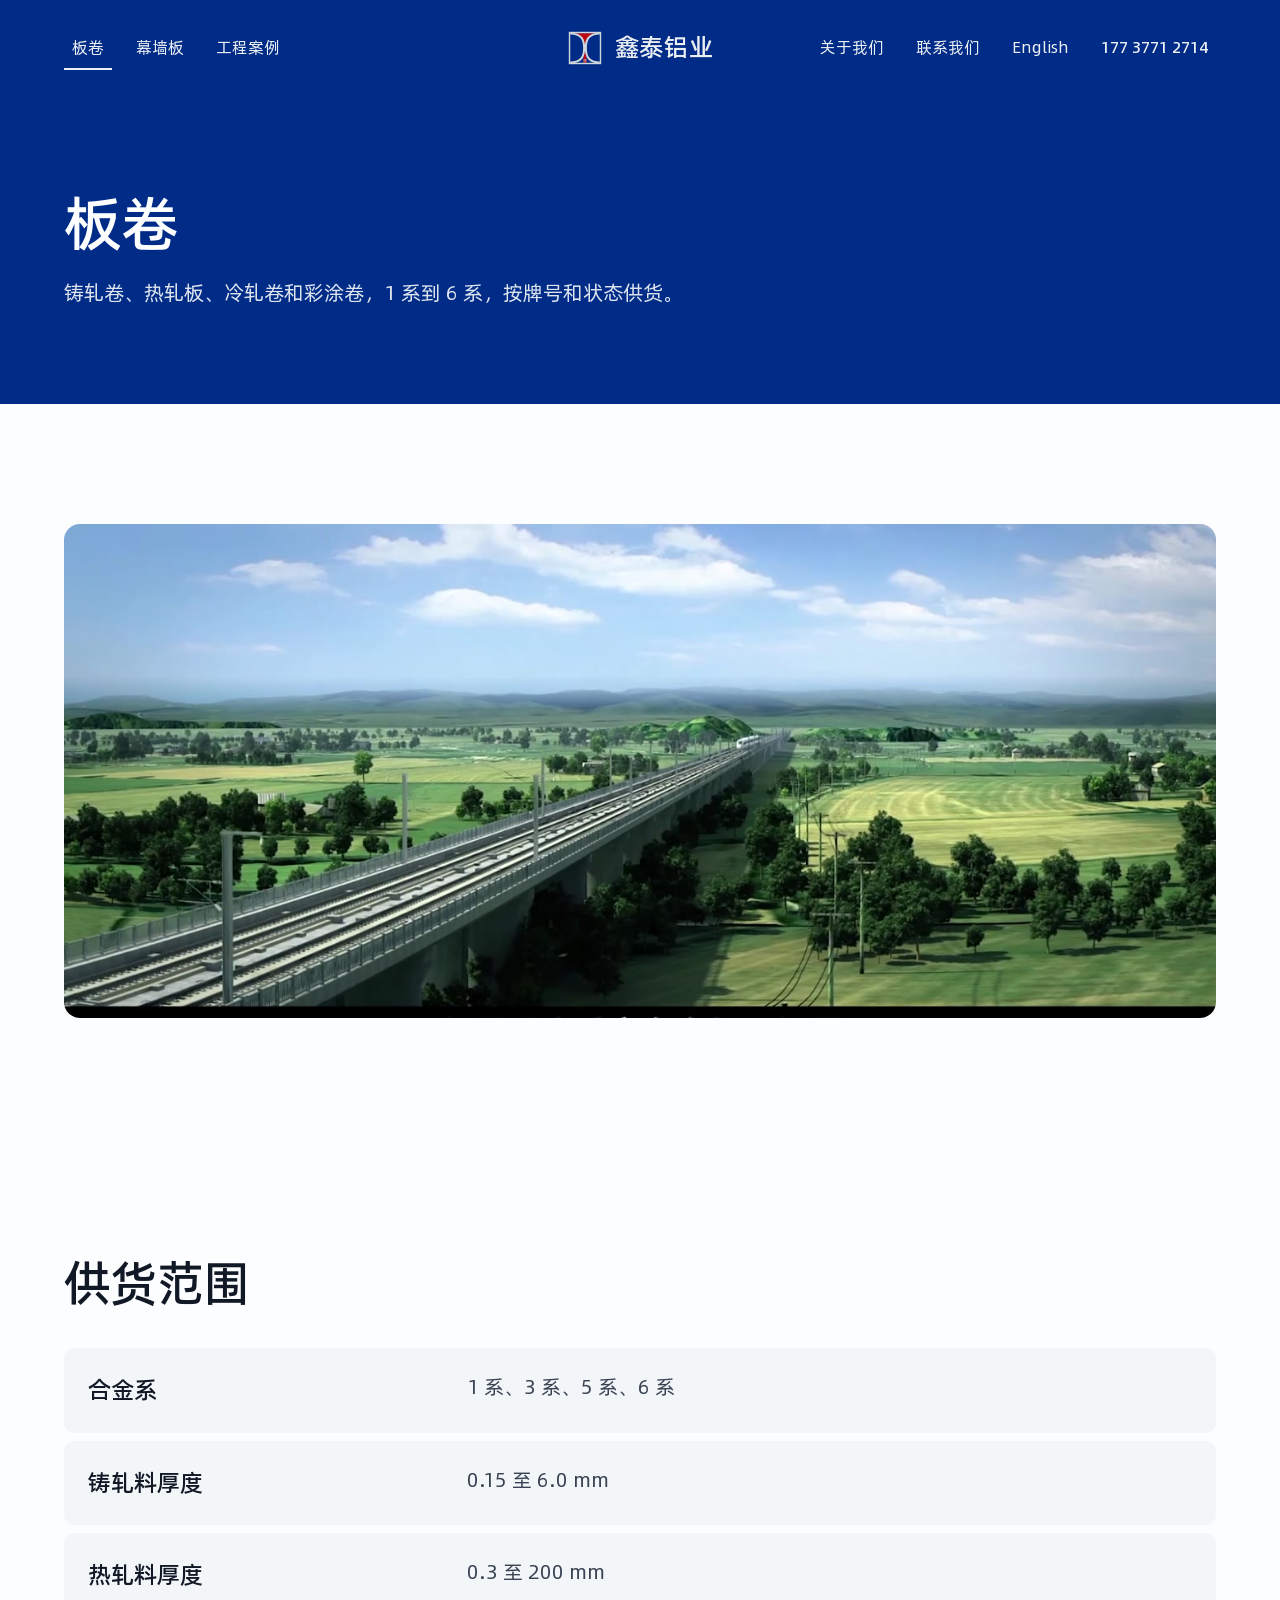
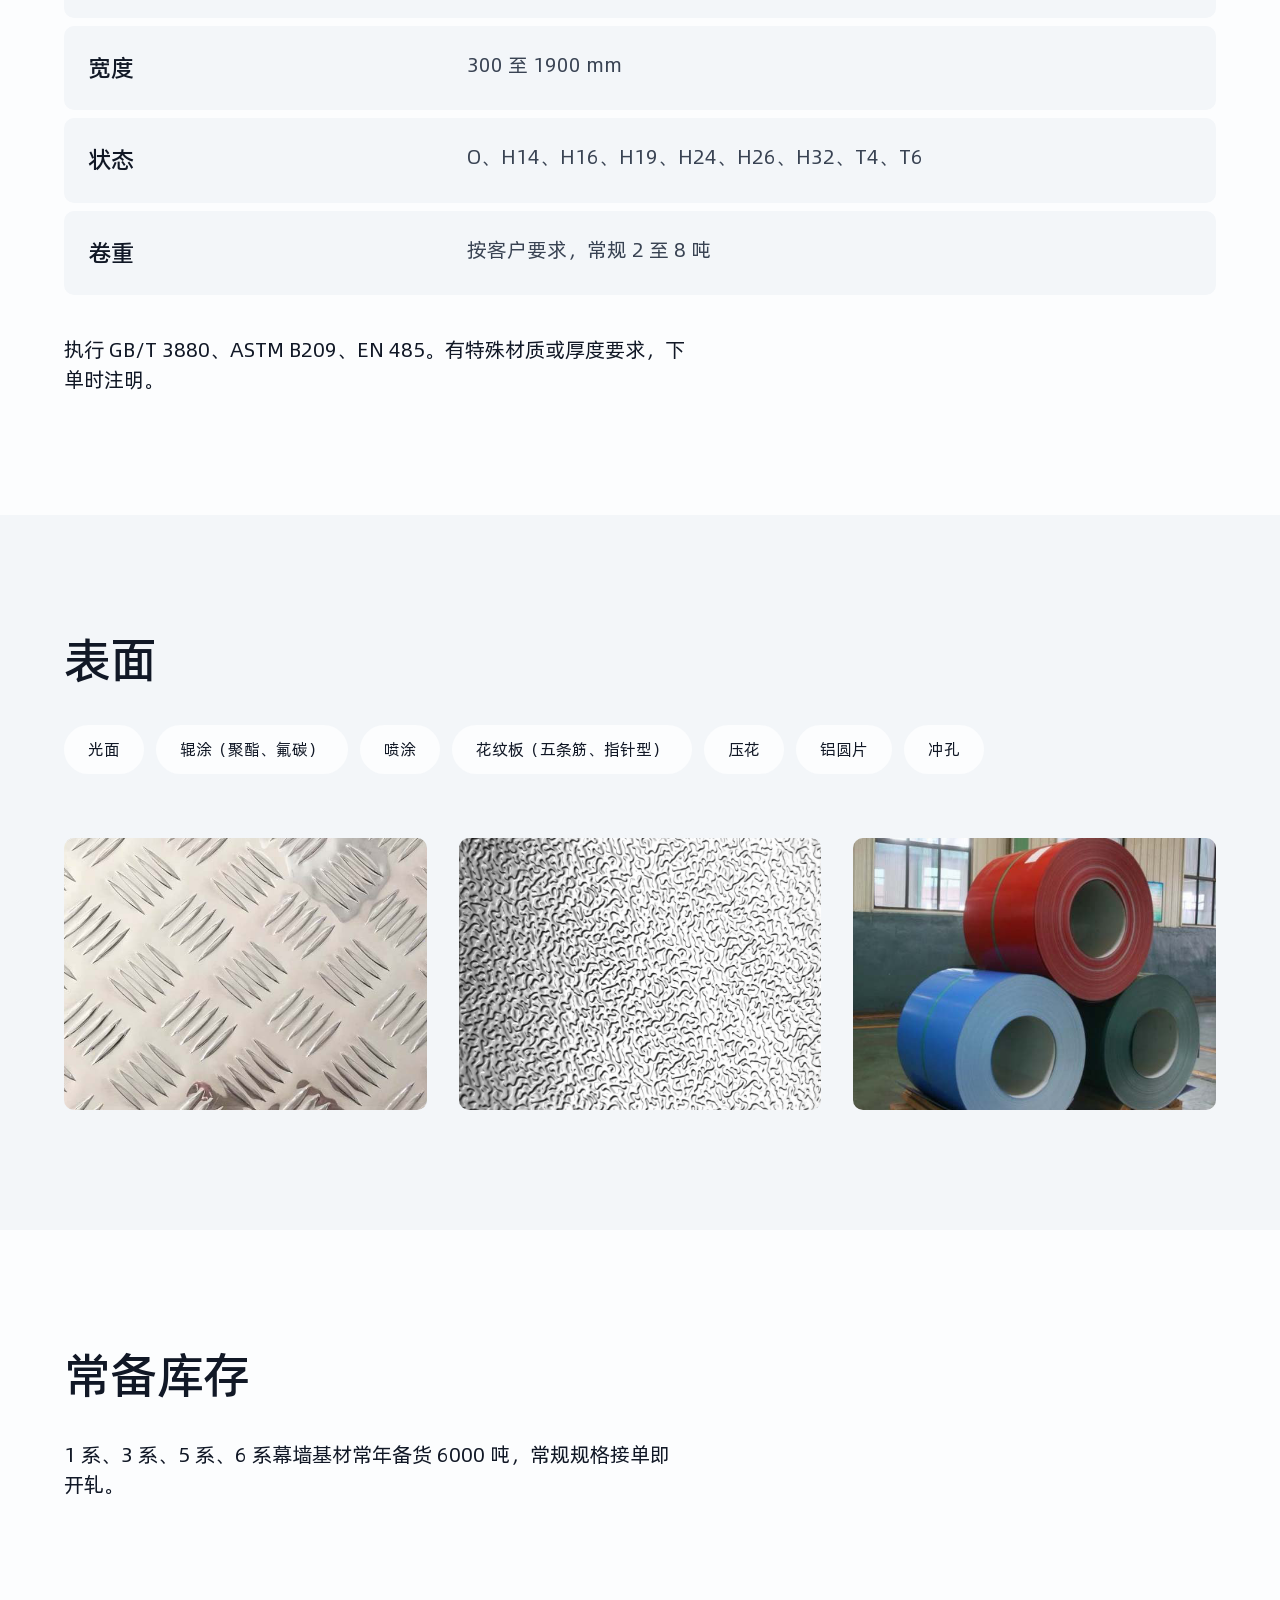
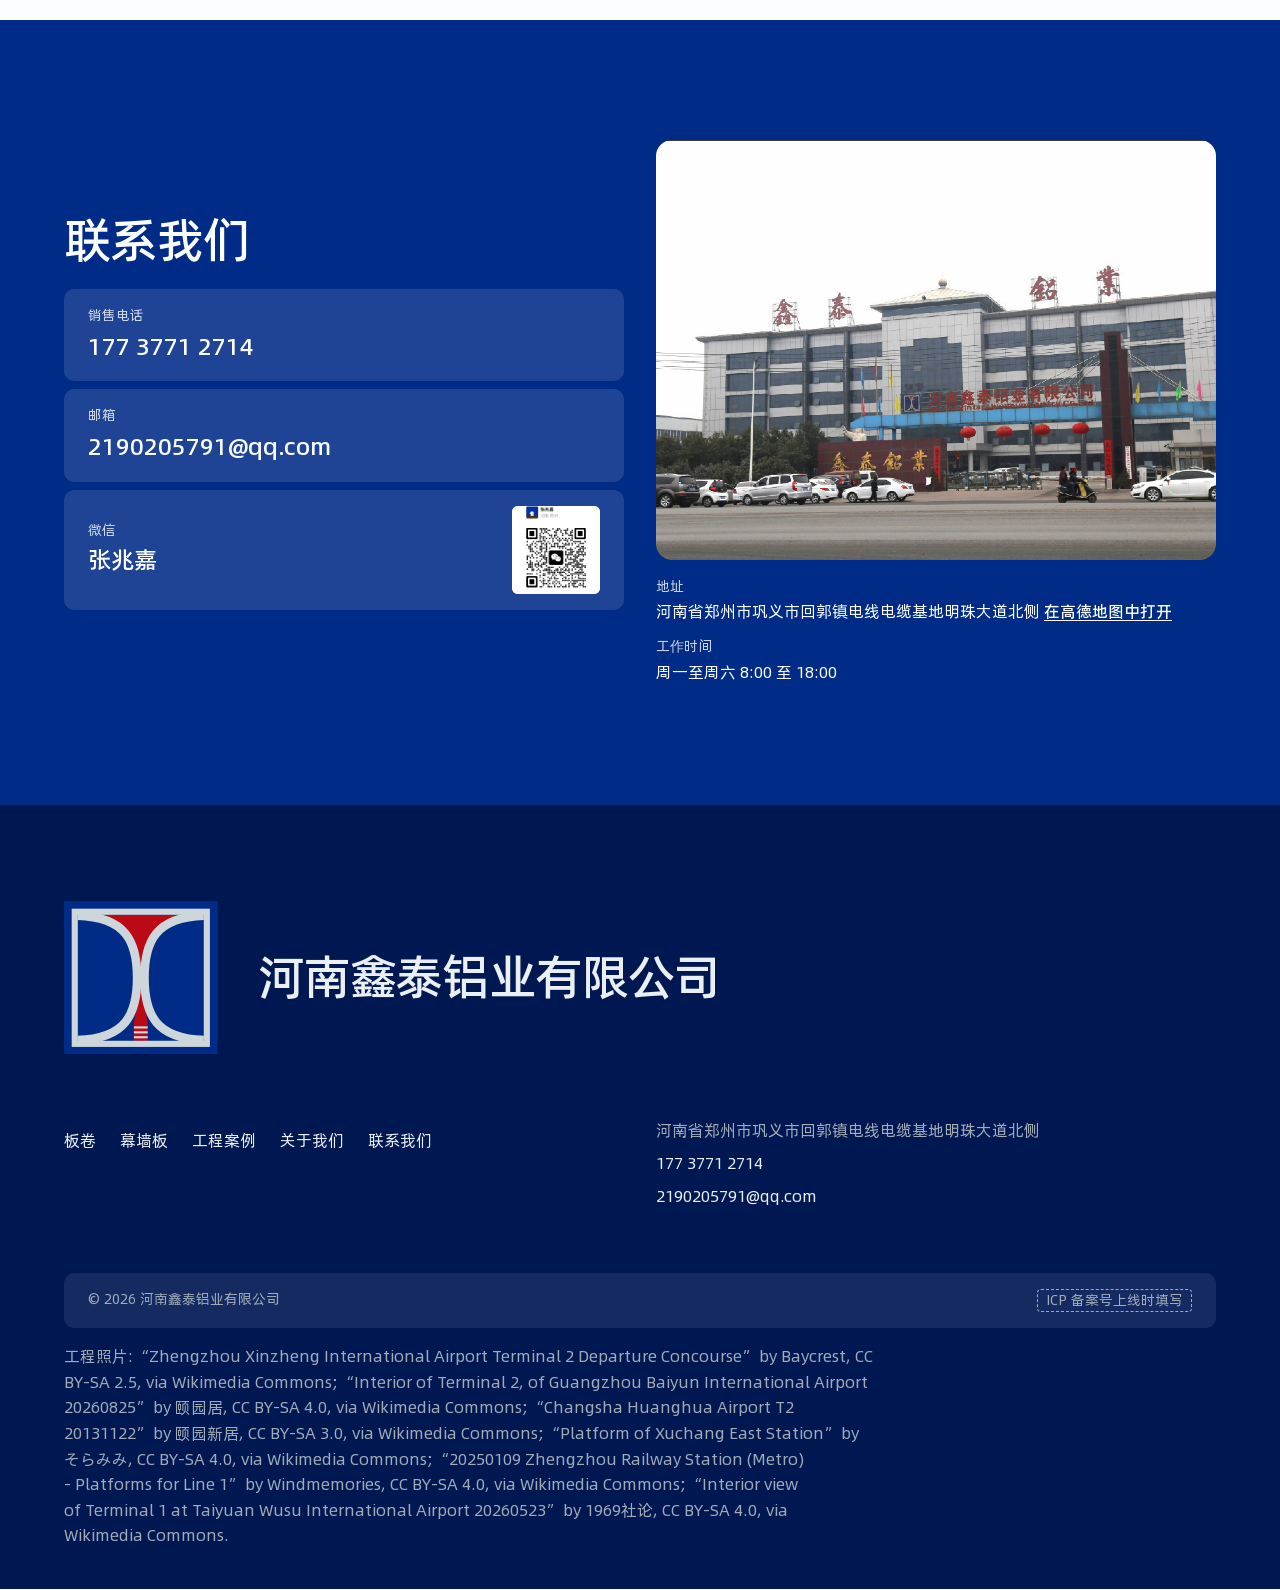
<file: products/sheet-coil/index.html>
<!DOCTYPE html><html lang="zh-CN" class="xQu8lq_variable XcACya_variable"><head><meta charSet="utf-8"/><meta name="viewport" content="width=device-width, initial-scale=1"/><link rel="preload" href="/_next/static/media/inter_latin_wght-s.p.0gsaq8ukbf34m.woff2" as="font" crossorigin="" type="font/woff2"/><link rel="preload" href="/_next/static/media/puhuiti_55-s.p.4402fbn1cs9l2.woff2" as="font" crossorigin="" type="font/woff2"/><link rel="preload" href="/_next/static/media/puhuiti_65-s.p.22xmm4lip3usy.woff2" as="font" crossorigin="" type="font/woff2"/><link rel="stylesheet" href="/_next/static/chunks/1a0ej_q9n5fee.css" data-precedence="next"/><link rel="preload" as="script" fetchPriority="low" href="/_next/static/chunks/1x6obpmlu1_c2.js"/><script src="/_next/static/chunks/2rq17bbyxsfng.js" async=""></script><script src="/_next/static/chunks/3wbm-994r45kr.js" async=""></script><script src="/_next/static/chunks/3--x-72jjb_q9.js" async=""></script><script src="/_next/static/chunks/turbopack-3-ry682tkyiqk.js" async=""></script><script src="/_next/static/chunks/0umf92h1sb77c.js" async=""></script><script src="/_next/static/chunks/3f8eg8-eeubav.js" async=""></script><script src="/_next/static/chunks/2bqokf3v_fvp8.js" async=""></script><title>板卷 · 鑫泰铝业</title><meta name="description" content="铸轧卷、热轧板、冷轧卷和彩涂卷，1 系到 6 系，按牌号和状态供货。"/><link rel="icon" href="/favicon.ico?favicon.117ezoe8m31dk.ico" sizes="48x48" type="image/x-icon"/><meta name="next-size-adjust" content=""/><script src="/_next/static/chunks/0cz1d0mv5g_q7.js" noModule=""></script></head><body><div hidden=""><!--$--><!--/$--></div><header class="nav"><div class="container nav__row"><nav class="nav__group nav__group--left" aria-label="产品"><ul class="nav__links"><li><a href="/products/sheet-coil/" aria-current="page">板卷</a></li><li><a href="/products/curtain-wall/">幕墙板</a></li><li><a href="/projects/">工程案例</a></li></ul></nav><a class="nav__brand" href="/" aria-label="河南鑫泰铝业有限公司"><svg class="logo" width="36" height="36" viewBox="0 0 100 100" focusable="false" role="img" aria-label="河南鑫泰铝业有限公司"><rect width="100" height="100" fill="var(--color-brand)"></rect><path d="M9 9 H91 V9.5 C60 10.5 52.4 26 52.4 50 H47.6 C47.6 26 40 10.5 9 9.5 Z" fill="var(--color-brand-red)"></path><path d="M50 56 L54.5 79 V91 H45.5 V79 Z" fill="var(--color-brand-red)"></path><g fill="var(--color-brand-silver)"><rect x="45.5" y="81.6" width="9" height="1.4"></rect><rect x="45.5" y="84.8" width="9" height="1.4"></rect><rect x="45.5" y="88" width="9" height="1.4"></rect></g><g fill="none" stroke="var(--color-brand-silver)"><rect x="7" y="7" width="86" height="86" stroke-width="4"></rect><path d="M9 9.5 C40 10.5 47.6 26 47.6 50 C47.6 74 40 89.5 9 90.5" stroke-width="5.6"></path><path d="M91 9.5 C60 10.5 52.4 26 52.4 50 C52.4 74 60 89.5 91 90.5" stroke-width="5.6"></path></g></svg><span>鑫泰铝业</span></a><div class="nav__group nav__group--right"><nav aria-label="菜单"><ul class="nav__links"><li><a href="/about/">关于我们</a></li><li><a href="/contact/">联系我们</a></li></ul></nav><a class="nav__lang" href="/en/products/sheet-coil/" lang="en" hrefLang="en">English</a><a class="nav__phone num" href="tel:+8617737712714">177 3771 2714</a></div><button type="button" class="nav__toggle" aria-expanded="false" aria-controls="nav-menu"><span class="visually-hidden">菜单</span><svg width="24" height="24" viewBox="0 0 24 24" aria-hidden="true" fill="none" stroke="currentColor" stroke-width="2" stroke-linecap="round"><path d="M4 7h16M4 12h16M4 17h16"></path></svg></button></div><div class="nav__menu" id="nav-menu" hidden=""><ul class="nav__links nav__links--menu"><li><a href="/products/sheet-coil/" aria-current="page">板卷</a></li><li><a href="/products/curtain-wall/">幕墙板</a></li><li><a href="/projects/">工程案例</a></li><li><a href="/about/">关于我们</a></li><li><a href="/contact/">联系我们</a></li><li><a href="/en/products/sheet-coil/" lang="en">English</a></li><li><a href="tel:+8617737712714" class="num">177 3771 2714</a></li></ul></div></header><main id="main"><section class="chapter chapter--night page-head" data-tone="dark"><div class="container"><h1>板卷</h1><p class="lead">铸轧卷、热轧板、冷轧卷和彩涂卷，1 系到 6 系，按牌号和状态供货。</p></div></section><section class="chapter chapter--paper section" data-tone="light"><div class="container"><div class="clip about-figure"><video muted="" loop="" playsInline="" preload="metadata" poster="/media/coilrows.jpg" aria-label="铝卷仓库通道" width="1440" height="600"><source src="/media/coilrows.mp4" type="video/mp4"/></video><button type="button" class="clip__pause" aria-pressed="false">暂停</button></div></div></section><section class="chapter chapter--paper section" data-tone="light" aria-labelledby="spec-title"><div class="container"><h2 id="spec-title">供货范围</h2><dl class="rows"><div><dt>合金系</dt><dd class="num">1 系、3 系、5 系、6 系</dd></div><div><dt>铸轧料厚度</dt><dd class="num">0.15 至 6.0 mm</dd></div><div><dt>热轧料厚度</dt><dd class="num">0.3 至 200 mm</dd></div><div><dt>宽度</dt><dd class="num">300 至 1900 mm</dd></div><div><dt>状态</dt><dd class="num">O、H14、H16、H19、H24、H26、H32、T4、T6</dd></div><div><dt>卷重</dt><dd class="num">按客户要求，常规 2 至 8 吨</dd></div></dl><p class="lead" style="margin-top:var(--space-xl)">执行 GB/T 3880、ASTM B209、EN 485。有特殊材质或厚度要求，下单时注明。</p></div></section><section class="chapter chapter--silver section" data-tone="light" aria-labelledby="finish-title"><div class="container"><h2 id="finish-title">表面</h2><ul class="chips"><li>光面</li><li>辊涂（聚酯、氟碳）</li><li>喷涂</li><li>花纹板（五条筋、指针型）</li><li>压花</li><li>铝圆片</li><li>冲孔</li></ul><div class="types" style="margin-top:var(--space-2xl)"><figure><img src="/photos/tread-plate.jpg" alt="五条筋花纹板" width="735" height="461" loading="lazy"/></figure><figure><img src="/photos/stucco.jpg" alt="压花铝板" width="918" height="782" loading="lazy"/></figure><figure><img src="/photos/colour-coils.jpg" alt="彩涂铝卷" width="552" height="507" loading="lazy"/></figure></div></div></section><section class="chapter chapter--paper section" data-tone="light" aria-labelledby="stock-title"><div class="container"><h2 id="stock-title">常备库存</h2><p class="lead">1 系、3 系、5 系、6 系幕墙基材常年备货 6000 吨，常规规格接单即开轧。</p></div></section><section class="band band--brand contact" aria-labelledby="contact-title"><div class="container split split--even"><div class="split__text"><h2 id="contact-title" data-reveal="true">联系我们</h2><div class="cells" data-reveal="true" style="--i:2"><a class="cell" href="tel:+8617737712714"><small>销售电话</small><strong class="num">177 3771 2714</strong></a><a class="cell" href="mailto:2190205791@qq.com"><small>邮箱</small><strong>2190205791@qq.com</strong></a><div class="cell cell--qr"><div><small>微信</small><strong>张兆嘉</strong></div><img src="/photos/wechat-qr.jpg" alt="销售微信二维码" width="88" height="88" loading="lazy"/></div></div></div><div class="split__proof"><div class="proof"><img class="" src="/photos/factory-front.jpg" alt="鑫泰铝业厂区正门与办公楼" width="1075" height="663" loading="lazy"/></div><dl class="contact__meta"><div><dt>地址</dt><dd>河南省郑州市巩义市回郭镇电线电缆基地明珠大道北侧<!-- --> <a class="textlink" href="https://uri.amap.com/search?keyword=%E6%B2%B3%E5%8D%97%E9%91%AB%E6%B3%B0%E9%93%9D%E4%B8%9A%E6%9C%89%E9%99%90%E5%85%AC%E5%8F%B8&amp;city=%E5%B7%A9%E4%B9%89" target="_blank" rel="noopener">在高德地图中打开</a></dd></div><div><dt>工作时间</dt><dd>周一至周六 8:00 至 18:00</dd></div></dl></div></div></section><!--$--><!--/$--></main><footer class="footer chapter chapter--night" data-tone="dark"><div class="container"><div class="footer__mark"><svg class="logo" width="240" height="240" viewBox="0 0 100 100" focusable="false" role="img" aria-label="河南鑫泰铝业有限公司"><rect width="100" height="100" fill="var(--color-brand)"></rect><path d="M9 9 H91 V9.5 C60 10.5 52.4 26 52.4 50 H47.6 C47.6 26 40 10.5 9 9.5 Z" fill="var(--color-brand-red)"></path><path d="M50 56 L54.5 79 V91 H45.5 V79 Z" fill="var(--color-brand-red)"></path><g fill="var(--color-brand-silver)"><rect x="45.5" y="81.6" width="9" height="1.4"></rect><rect x="45.5" y="84.8" width="9" height="1.4"></rect><rect x="45.5" y="88" width="9" height="1.4"></rect></g><g fill="none" stroke="var(--color-brand-silver)"><rect x="7" y="7" width="86" height="86" stroke-width="4"></rect><path d="M9 9.5 C40 10.5 47.6 26 47.6 50 C47.6 74 40 89.5 9 90.5" stroke-width="5.6"></path><path d="M91 9.5 C60 10.5 52.4 26 52.4 50 C52.4 74 60 89.5 91 90.5" stroke-width="5.6"></path></g></svg><h2>河南鑫泰铝业有限公司</h2></div><div class="footer__cols"><ul class="footer__links"><li><a href="/products/sheet-coil/">板卷</a></li><li><a href="/products/curtain-wall/">幕墙板</a></li><li><a href="/projects/">工程案例</a></li><li><a href="/about/">关于我们</a></li><li><a href="/contact/">联系我们</a></li></ul><div class="footer__contact"><p>河南省郑州市巩义市回郭镇电线电缆基地明珠大道北侧</p><p><a href="tel:+8617737712714">177 3771 2714</a></p><p><a href="mailto:2190205791@qq.com">2190205791@qq.com</a></p></div></div><div class="footer__legal"><span>© 2026 河南鑫泰铝业有限公司</span><span class="fill" data-fill="icp">ICP 备案号上线时填写</span></div><p class="footer__credits" data-credits="true">工程照片<!-- -->: <span>“Zhengzhou Xinzheng International Airport Terminal 2 Departure Concourse” by Baycrest, CC BY-SA 2.5, via Wikimedia Commons<!-- -->; </span><span>“Interior of Terminal 2, of Guangzhou Baiyun International Airport 20260825” by 颐园居, CC BY-SA 4.0, via Wikimedia Commons<!-- -->; </span><span>“Changsha Huanghua Airport T2 20131122” by 颐园新居, CC BY-SA 3.0, via Wikimedia Commons<!-- -->; </span><span>“Platform of Xuchang East Station” by そらみみ, CC BY-SA 4.0, via Wikimedia Commons<!-- -->; </span><span>“20250109 Zhengzhou Railway Station (Metro) - Platforms for Line 1” by Windmemories, CC BY-SA 4.0, via Wikimedia Commons<!-- -->; </span><span>“Interior view of Terminal 1 at Taiyuan Wusu International Airport 20260523” by 1969社论, CC BY-SA 4.0, via Wikimedia Commons<!-- -->.</span></p></div></footer><span class="visually-hidden">河南鑫泰铝业有限公司</span><script id="_R_">(globalThis["TURBOPACK"] || (globalThis["TURBOPACK"] = [])).push({"otherChunks":["static/chunks/1x6obpmlu1_c2.js","static/chunks/2rq17bbyxsfng.js","static/chunks/3wbm-994r45kr.js","static/chunks/3--x-72jjb_q9.js"],"runtimeModuleIds":[94553]});</script><script src="/_next/static/chunks/1x6obpmlu1_c2.js" async=""></script><script>(self.__next_f=self.__next_f||[]).push([0])</script><script>self.__next_f.push([1,"1:\"$Sreact.fragment\"\n2:\"/_next/static/chunks/0umf92h1sb77c.js\"\n3:I[39756,[\"$2\"],\"default\"]\n4:I[37457,[\"$2\"],\"default\"]\n7:\"/_next/static/chunks/3f8eg8-eeubav.js\"\n8:I[84834,[\"$7\"],\"Nav\"]\n16:\"ViewportBoundary\"\n17:I[97367,[\"$2\"],\"$16\"]\n19:\"MetadataBoundary\"\n1a:I[97367,[\"$2\"],\"$19\"]\n1b:\"$Sreact.suspense\"\n1d:I[68027,[],\"default\",1]\n:HL[\"/_next/static/chunks/1a0ej_q9n5fee.css\",\"style\"]\n:HL[\"/_next/static/media/inter_latin_wght-s.p.0gsaq8ukbf34m.woff2\",\"font\",{\"crossOrigin\":\"\",\"type\":\"font/woff2\"}]\n:HL[\"/_next/static/media/puhuiti_55-s.p.4402fbn1cs9l2.woff2\",\"font\",{\"crossOrigin\":\"\",\"type\":\"font/woff2\"}]\n:HL[\"/_next/static/media/puhuiti_65-s.p.22xmm4lip3usy.woff2\",\"font\",{\"crossOrigin\":\"\",\"type\":\"font/woff2\"}]\n5:X\n14:[[\"children\",{\"s\":\"__PAGE__\",\"h\":512,\"d\":{\"r\":\"$L15\",\"p\":false,\"v\":null}}]]\n12:[[\"children\",{\"s\":\"sheet-coil\",\"h\":512,\"d\":{\"r\":\"$L13\",\"p\":false,\"v\":\"$5\"},\"c\":\"$Q14\"}]]\n10:[[\"children\",{\"s\":\"products\",\"h\":512,\"d\":{\"r\":\"$L11\",\"p\":false,\"v\":\"$5\"},\"c\":\"$Q12\"}]]\n6:[[\"children\",{\"s\":\"(zh)\",\"h\":528,\"d\":{\"r\":[\"$\",\"$1\",\"c\",{\"children\":[[[\"$\",\"link\",\"0\",{\"rel\":\"stylesheet\",\"href\":\"/_next/static/chunks/1a0ej_q9n5fee.css\",\"precedence\":\"next\",\"crossOrigin\":\"$undefined\",\"nonce\":\"$undefined\"}],[\"$\",\"script\",\"script-0\",{\"src\":\"/_next/static/chunks/3f8eg8-eeubav.js\",\"async\":true,\"nonce\":\"$undefined\"}]],[\"$\",\"html\",null,{\"lang\":\"zh-CN\",\"className\":\"xQu8lq_variable XcACya_variable\",\"children\":[\"$\",\"body\",null,{\"children\":[[\"$\",\"$L8\",null,{\"lang\":\"zh\"}],[\"$\",\"main\",null,{\"id\":\"main\",\"children\":[\"$\",\"$L3\",null,{\"parallelRouterKey\":\"children\",\"error\":\"$undefined\",\"errorStyles\":\"$undefined\",\"errorScripts\":\"$undefined\",\"template\":[\"$\",\"$L4\",null,{}],\"templateStyles\":\"$undefined\",\"templateScripts\":\"$undefined\",\"notFound\":[[[\"$\",\"title\",null,{\"children\":\"404: This page could not be found.\"}],[\"$\",\"div\",null,{\"style\":\"$0:t:t:d:r:props:children:1:props:notFound:0:1:props:style\",\"children\":[\"$\",\"div\",null,{\"children\":[[\"$\",\"style\",null,{\"dangerouslySetInnerHTML\":{\"__html\":\"body{color:#000;background:#fff;margin:0}.next-error-h1{border-right:1px solid rgba(0,0,0,.3)}@media (prefers-color-scheme:dark){body{color:#fff;background:#000}.next-error-h1{border-right:1px solid rgba(255,255,255,.3)}}\"}}],[\"$\",\"h1\",null,{\"className\":\"next-error-h1\",\"style\":\"$0:t:t:d:r:props:children:1:props:notFound:0:1:props:children:props:children:1:props:style\",\"children\":404}],[\"$\",\"div\",null,{\"style\":\"$0:t:t:d:r:props:children:1:props:notFound:0:1:props:children:props:children:2:props:style\",\"children\":[\"$\",\"h2\",null,{\"style\":\"$0:t:t:d:r:props:children:1:props:notFound:0:1:props:children:props:children:2:props:children:props:style\",\"children\":\"This page could not be found.\"}]}]]}]}]],[]],\"forbidden\":\"$undefined\",\"unauthorized\":\"$undefined\"}]}],[\"$\",\"footer\",null,{\"className\":\"footer chapter chapter--night\",\"data-tone\":\"dark\",\"children\":[\"$\",\"div\",null,{\"className\":\"container\",\"children\":[[\"$\",\"div\",null,{\"className\":\"footer__mark\",\"children\":[[\"$\",\"svg\",null,{\"className\":\"logo\",\"width\":240,\"height\":240,\"viewBox\":\"0 0 100 100\",\"focusable\":\"false\",\"role\":\"img\",\"aria-label\":\"河南鑫泰铝业有限公司\",\"children\":[[\"$\",\"rect\",null,{\"width\":\"100\",\"height\":\"100\",\"fill\":\"var(--color-brand)\"}],[\"$\",\"path\",null,{\"d\":\"M9 9 H91 V9.5 C60 10.5 52.4 26 52.4 50 H47.6 C47.6 26 40 10.5 9 9.5 Z\",\"fill\":\"var(--color-brand-red)\"}],[\"$\",\"path\",null,{\"d\":\"M50 56 L54.5 79 V91 H45.5 V79 Z\",\"fill\":\"var(--color-brand-red)\"}],[\"$\",\"g\",null,{\"fill\":\"var(--color-brand-silver)\",\"children\":[[\"$\",\"rect\",null,{\"x\":\"45.5\",\"y\":\"81.6\",\"width\":\"9\",\"height\":\"1.4\"}],[\"$\",\"rect\",null,{\"x\":\"45.5\",\"y\":\"84.8\",\"width\":\"9\",\"height\":\"1.4\"}],[\"$\",\"rect\",null,{\"x\":\"45.5\",\"y\":\"88\",\"width\":\"9\",\"height\":\"1.4\"}]]}],[\"$\",\"g\",null,{\"fill\":\"none\",\"stroke\":\"var(--color-brand-silver)\",\"children\":[[\"$\",\"rect\",null,{\"x\":\"7\",\"y\":\"7\",\"width\":\"86\",\"height\":\"86\",\"strokeWidth\":\"4\"}],[\"$\",\"path\",null,{\"d\":\"M9 9.5 C40 10.5 47.6 26 47.6 50 C47.6 74 40 89.5 9 90.5\",\"strokeWidth\":\"5.6\"}],[\"$\",\"path\",null,{\"d\":\"M91 9.5 C60 10.5 52.4 26 52.4 50 C52.4 74 60 89.5 91 90.5\",\"strokeWidth\":\"5.6\"}]]}]]}],[\"$\",\"h2\",null,{\"children\":\"河南鑫泰铝业有限公司\"}]]}],[\"$\",\"div\",null,{\"className\":\"footer__cols\",\"children\":[[\"$\",\"ul\",null,{\"className\":\"footer__links\",\"children\":[[\"$\",\"li\",\"/products/sheet-coil/\",{\"children\":[\"$\",\"a\",null,{\"href\":\"/products/sheet-coil/\",\"children\":\"板卷\"}]}],[\"$\",\"li\",\"/products/curtain-wall/\",{\"children\":[\"$\",\"a\",null,{\"href\":\"/products/curtain-wall/\",\"children\":\"幕墙板\"}]}],[\"$\",\"li\",\"/projects/\",{\"children\":[\"$\",\"a\",null,{\"href\":\"/projects/\",\"children\":\"工程案例\"}]}],[\"$\",\"li\",\"/about/\",{\"children\":[\"$\",\"a\",null,{\"href\":\"/about/\",\"children\":\"关于我们\"}]}],[\"$\",\"li\",\"/contact/\",{\"children\":[\"$\",\"a\",null,{\"href\":\"/contact/\",\"children\":\"联系我们\"}]}]]}],[\"$\",\"div\",null,{\"className\":\"footer__contact\",\"children\":[\"$L9\",\"$La\",\"$Lb\"]}]]}],\"$Lc\",\"$Ld\"]}]}],\"$Le\",\"$Lf\"]}]}]]}],\"p\":false,\"v\":null},\"c\":\"$Q10\"}]]\n0:{\"P\":null,\"c\":[\"\",\"products\",\"sheet-coil\",\"\"],\"q\":\"\",\"i\":false,\"t\":{\"t\":{\"s\":\"\",\"h\":528,\"d\":{\"r\":[\"$\",\"$1\",\"c\",{\"children\":[null,[\"$\",\"$L3\",null,{\"parallelRouterKey\":\"children\",\"error\":\"$undefined\",\"errorStyles\":\"$undefined\",\"errorScripts\":\"$undefined\",\"template\":[\"$\",\"$L4\",null,{}],\"templateStyles\":\"$undefined\",\"templateScripts\":\"$undefined\",\"notFound\":[[[\"$\",\"title\",null,{\"children\":\"404: This page could not be found.\"}],[\"$\",\"div\",null,{\"style\":{\"fontFamily\":\"system-ui,\\\"Segoe UI\\\",Roboto,Helvetica,Arial,sans-serif,\\\"Apple Color Emoji\\\",\\\"Segoe UI Emoji\\\"\",\"height\":\"100vh\",\"textAlign\":\"center\",\"display\":\"flex\",\"flexDirection\":\"column\",\"alignItems\":\"center\",\"justifyContent\":\"center\"},\"children\":[\"$\",\"div\",null,{\"children\":[[\"$\",\"style\",null,{\"dangerouslySetInnerHTML\":{\"__html\":\"body{color:#000;background:#fff;margin:0}.next-error-h1{border-right:1px solid rgba(0,0,0,.3)}@media (prefers-color-scheme:dark){body{color:#fff;background:#000}.next-error-h1{border-right:1px solid rgba(255,255,255,.3)}}\"}}],[\"$\",\"h1\",null,{\"className\":\"next-error-h1\",\"style\":{\"display\":\"inline-block\",\"margin\":\"0 20px 0 0\",\"padding\":\"0 23px 0 0\",\"fontSize\":24,\"fontWeight\":500,\"verticalAlign\":\"top\",\"lineHeight\":\"49px\"},\"children\":404}],[\"$\",\"div\",null,{\"style\":{\"display\":\"inline-block\"},\"children\":[\"$\",\"h2\",null,{\"style\":{\"fontSize\":14,\"fontWeight\":400,\"lineHeight\":\"49px\",\"margin\":0},\"children\":\"This page could not be found.\"}]}]]}]}]],[]],\"forbidden\":\"$undefined\",\"unauthorized\":\"$undefined\"}]]}],\"p\":false,\"v\":\"$5\"},\"c\":\"$Q6\"},\"h\":{\"r\":[\"$\",\"$1\",\"h\",{\"children\":[null,[\"$\",\"$L17\",null,{\"children\":\"$L18\"}],[\"$\",\"$L1a\",null,{\"children\":[[\"$\",\"div\",null,{\"hidden\":true,\"children\":[\"$\",\"$1b\",null,{\"name\":\"Next.Metadata\",\"children\":\"$L1c\"}]}],null]}],[\"$\",\"meta\",null,{\"name\":\"next-size-adjust\",\"content\":\"\"}]]}],\"p\":false,\"v\":null}},\"m\":\"$undefined\",\"G\":[\"$1d\",[]],\"S\":true,\"r\":\"$undefined\",\"s\":\"$undefined\",\"a\":\"$undefined\",\"l\":\"$undefined\",\"p\":\"$undefined\",\"d\":\"$undefined\",\"b\":\"LdM-JXoPRak29Cl_cwbgb\"}\n1e:I[97866,[\"$7\"],\"Effects\"]\n1f:\"/_next/static/chunks/2bqokf3v_fvp8.js\"\n20:I[62138,[\"$7\",\"$1f\"],\"Clip\"]\n5:C\n9:[\"$\",\"p\",null,{\"children\":\"河南省郑州市巩义市回郭镇电线电缆基地明珠大道北侧\"}]\na:[\"$\",\"p\",null,{\"children\":[\"$\",\"a\",null,{\"href\":\"tel:+8617737712714\",\"children\":\"177 3771 2714\"}]}]\nb:[\"$\",\"p\",null,{\"children\":[\"$\",\"a\",null,{\"href\":\"mailto:2190205791@qq.com\",\"children\":\"2190205791@qq.com\"}]}]\nc:[\"$\",\"div\",null,{\"className\":\"footer__legal\",\"children\":[[\"$\",\"span\",null,{\"children\":\"© 2026 河南鑫泰铝业有限公司\"}],[\"$\",\"span\",null,{\"className\":\"fill\",\"data-fill\":\"icp\",\"children\":\"ICP 备案号上线时填写\"}]]}]\nd:[\"$\",\"p\",null,{\"className\":\"footer__credits\",\"data-credits\":true,\"children\":[\"工程照片\",\": \",[[\"$\",\"span\",\"/photos/zhengzhou-xinzheng-t2.jpg\",{\"children\":[\"“Zhengzhou Xinzheng International Airport Terminal 2 Departure Concourse” by Baycrest, CC BY-SA 2.5, via Wikimedia Commons\",\"; \"]}],[\"$\",\"span\",\"/photos/guangzhou-baiyun-t2.jpg\",{\"children\":[\"“Interior of Terminal 2, of Guangzhou Baiyun International Airport 20260825” by 颐园居, CC BY-SA 4.0, via Wikimedia Commons\",\"; \"]}],[\"$\",\"span\",\"/photos/changsha-airport-t2.jpg\",{\"children\":[\"“Changsha Huanghua Airport T2 20131122” by 颐园新居, CC BY-SA 3.0, via Wikimedia Commons\",\"; \"]}],[\"$\",\"span\",\"/photos/xuchang-east-station.jpg\",{\"children\":[\"“Platform of Xuchang East Station” by そらみみ, CC BY-SA 4.0, via Wikimedia Commons\",\"; \"]}],[\"$\",\"span\",\"/photos/zhengzhou-metro-line1.jpg\",{\"children\":[\"“20250109 Zhengzhou Railway Station (Metro) - Platforms for Line 1” by Windmemories, CC BY-SA 4.0, via Wikimedia Commons\",\"; \"]}],[\"$\",\"span\",\"/photos/taiyuan-wusu-t1.jpg\",{\"children\":[\"“Interior view of Terminal 1 at Taiyuan Wusu International Airport 20260523” by 1969社论, CC BY-SA 4.0, via Wikimedia Commons\",\".\"]}]]]}]\ne:[\"$\",\"$L1e\",null,{}]\nf:[\"$\",\"span\",null,{\"className\":\"visually-hidden\",\"children\":\"河南鑫泰铝业有限公司\"}]\n11:[\"$\",\"$1\",\"c\",{\"children\":[null,[\"$\",\"$L3\",null,{\"parallelRouterKey\":\"children\",\"error\":\"$undefined\",\"errorStyles\":\"$undefined\",\"errorScripts\":\"$undefined\",\"template\":[\"$\",\"$L4\",null,{}],\"templateStyles\":\"$undefined\",\"templateScripts\":\"$undefined\",\"notFound\":\"$undefined\",\"forbidden\":\"$undefined\",\"unauthorized\":\"$undefined\"}]]}]\n13:[\"$\",\"$1\",\"c\",{\"children\":[null,[\"$\",\"$L3\",null,{\"parallelRouterKey\":\"children\",\"error\":\"$undefined\",\"errorStyles\":\"$undefined\",\"errorScripts\":\"$undefined\",\"template\":[\"$\",\"$L4\",null,{}],\"templateStyles\":\"$undefined\",\"templateScripts\":\"$undefined\",\"notFound\":\"$undefined\",\"forbidden\":\"$undefined\",\"unauthorized\":\"$undefined\"}]]}]\n15:[\"$\",\"$1\",\"c\",{\"children\":[[[\"$\",\"section\",null,{\"className\":\"chapter chapter--night page-head\",\"data-tone\":\"dark\",\"children\":[\"$\",\"div\",null,{\"className\":\"container\",\"children\":[[\"$\",\"h1\",null,{\"children\":\"板卷\"}],[\"$\",\"p\",null,{\"className\":\"lead\",\"children\":\"铸轧卷、热轧板、冷轧卷和彩涂卷，1 系到 6 系，按牌号和状态供货。\"}]]}]}],[\"$\",\"section\",null,{\"className\":\"chapter chapter--paper section\",\"data-tone\":\"light\",\"children\":[\"$\",\"div\",null,{\"className\":\"container\",\"children\":[\"$\",\"$L20\",null,{\"clip\":{\"video\":\"/media/coilrows.mp4\",\"poster\":\"/media/coilrows.jpg\"},\"className\":\"about-figure\",\"label\":\"铝卷仓库通道\",\"pauseLabel\":\"暂停\",\"playLabel\":\"播放\"}]}]}],[\"$\",\"section\",null,{\"className\":\"chapter chapter--paper section\",\"data-tone\":\"light\",\"aria-labelledby\":\"spec-title\",\"children\":[\"$\",\"div\",null,{\"className\":\"container\",\"children\":[[\"$\",\"h2\",null,{\"id\":\"spec-title\",\"children\":\"供货范围\"}],[\"$\",\"dl\",null,{\"className\":\"rows\",\"children\":[[\"$\",\"div\",\"合金系\",{\"children\":[[\"$\",\"dt\",null,{\"children\":\"合金系\"}],[\"$\",\"dd\",null,{\"className\":\"num\",\"children\":\"1 系、3 系、5 系、6 系\"}]]}],[\"$\",\"div\",\"铸轧料厚度\",{\"children\":[[\"$\",\"dt\",null,{\"children\":\"铸轧料厚度\"}],[\"$\",\"dd\",null,{\"className\":\"num\",\"children\":\"0.15 至 6.0 mm\"}]]}],[\"$\",\"div\",\"热轧料厚度\",{\"children\":[[\"$\",\"dt\",null,{\"children\":\"热轧料厚度\"}],[\"$\",\"dd\",null,{\"className\":\"num\",\"children\":\"0.3 至 200 mm\"}]]}],[\"$\",\"div\",\"宽度\",{\"children\":[[\"$\",\"dt\",null,{\"children\":\"宽度\"}],[\"$\",\"dd\",null,{\"className\":\"num\",\"children\":\"300 至 1900 mm\"}]]}],[\"$\",\"div\",\"状态\",{\"children\":[[\"$\",\"dt\",null,{\"children\":\"状态\"}],[\"$\",\"dd\",null,{\"className\":\"num\",\"children\":\"O、H14、H16、H19、H24、H26、H32、T4、T6\"}]]}],[\"$\",\"div\",\"卷重\",{\"children\":[[\"$\",\"dt\",null,{\"children\":\"卷重\"}],[\"$\",\"dd\",null,{\"className\":\"num\",\"children\":\"按客户要求，常规 2 至 8 吨\"}]]}]]}],[\"$\",\"p\",null,{\"className\":\"lead\",\"style\":{\"marginTop\":\"var(--space-xl)\"},\"children\":\"执行 GB/T 3880、ASTM B209、EN 485。有特殊材质或厚度要求，下单时注明。\"}]]}]}],[\"$\",\"section\",null,{\"className\":\"chapter chapter--silver section\",\"data-tone\":\"light\",\"aria-labelledby\":\"finish-title\",\"children\":[\"$\",\"div\",null,{\"className\":\"container\",\"children\":[[\"$\",\"h2\",null,{\"id\":\"finish-title\",\"children\":\"表面\"}],[\"$\",\"ul\",null,{\"className\":\"chips\",\"children\":[[\"$\",\"li\",\"光面\",{\"children\":\"光面\"}],[\"$\",\"li\",\"辊涂（聚酯、氟碳）\",{\"children\":\"辊涂（聚酯、氟碳）\"}],[\"$\",\"li\",\"喷涂\",{\"children\":\"喷涂\"}],[\"$\",\"li\",\"花纹板（五条筋、指针型）\",{\"children\":\"花纹板（五条筋、指针型）\"}],[\"$\",\"li\",\"压花\",{\"children\":\"压花\"}],[\"$\",\"li\",\"铝圆片\",{\"children\":\"铝圆片\"}],[\"$\",\"li\",\"冲孔\",{\"children\":\"冲孔\"}]]}],[\"$\",\"div\",null,{\"className\":\"types\",\"style\":{\"marginTop\":\"var(--space-2xl)\"},\"children\":[[\"$\",\"figure\",\"/photos/tread-plate.jpg\",{\"children\":[\"$\",\"img\",null,{\"src\":\"/photos/tread-plate.jpg\",\"alt\":\"五条筋花纹板\",\"width\":735,\"height\":461,\"loading\":\"lazy\"}]}],[\"$\",\"figure\",\"/photos/stucco.jpg\",{\"children\":[\"$\",\"img\",null,{\"src\":\"/photos/stucco.jpg\",\"alt\":\"压花铝板\",\"width\":918,\"height\":782,\"loading\":\"lazy\"}]}],[\"$\",\"figure\",\"/photos/colour-coils.jpg\",{\"children\":[\"$\",\"img\",null,{\"src\":\"/photos/colour-coils.jpg\",\"alt\":\"彩涂铝卷\",\"width\":552,\"height\":507,\"loading\":\"lazy\"}]}]]}]]}]}],[\"$\",\"section\",null,{\"className\":\"chapter chapter--paper section\",\"data-tone\":\"light\",\"aria-labelledby\":\"stock-title\",\"children\":[\"$\",\"div\",null,{\"className\":\"container\",\"children\":[[\"$\",\"h2\",null,{\"id\":\"stock-title\",\"children\":\"常备库存\"}],[\"$\",\"p\",null,{\"className\":\"lead\",\"children\":\"1 系、3 系、5 系、6 系幕墙基材常年备货 6000 吨，常规规格接单即开轧。\"}]]}]}],[\"$\",\"section\",null,{\"className\":\"band band--brand contact\",\"aria-labelledby\":\"contact-title\",\"children\":[\"$\",\"div\",null,{\"className\":\"container split split--even\",\"children\":[[\"$\",\"div\",null,{\"className\":\"split__text\",\"children\":[[\"$\",\"h2\",null,{\"id\":\"contact-title\",\"data-reveal\":true,\"children\":\"联系我们\"}],\"\",[\"$\",\"div\",null,{\"className\":\"cells\",\"data-reveal\":true,\"style\":{\"--i\":2},\"children\":[[\"$\",\"a\",null,{\"className\":\"cell\",\"href\":\"tel:+8617737712714\",\"children\":[[\"$\",\"small\",null,{\"children\":\"销售电话\"}],[\"$\",\"strong\",null,{\"className\":\"num\",\"children\":\"177 3771 2714\"}]]}],[\"$\",\"a\",null,{\"className\":\"cell\",\"href\":\"mailto:2190205791@qq.com\",\"children\":[[\"$\",\"small\",null,{\"children\":\"邮箱\"}],[\"$\",\"strong\",null,{\"children\":\"2190205791@qq.com\"}]]}],[\"$\",\"div\",null,{\"className\":\"cell cell--qr\",\"children\":[[\"$\",\"div\",null,{\"children\":[[\"$\",\"small\",null,{\"children\":\"微信\"}],[\"$\",\"strong\",null,{\"children\":\"张兆嘉\"}]]}],[\"$\",\"img\",null,{\"src\":\"/photos/wechat-qr.jpg\",\"alt\":\"销售微信二维码\",\"width\":88,\"height\":88,\"loading\":\"lazy\"}]]}]]}]]}],[\"$\",\"div\",null,{\"className\":\"split__proof\",\"children\":[[\"$\",\"div\",null,{\"className\":\"proof\",\"children\":[\"$\",\"img\",null,{\"className\":\"\",\"src\":\"/photos/factory-front.jpg\",\"alt\":\"鑫泰铝业厂区正门与办公楼\",\"width\":1075,\"height\":663,\"loading\":\"lazy\",\"sizes\":\"$undefined\"}]}],[\"$\",\"dl\",null,{\"className\":\"contact__meta\",\"children\":[[\"$\",\"div\",null,{\"children\":[[\"$\",\"dt\",null,{\"children\":\"地址\"}],[\"$\",\"dd\",null,{\"children\":[\"河南省郑州市巩义市回郭镇电线电缆基地明珠大道北侧\",\" \",[\"$\",\"a\",null,{\"className\":\"textlink\",\"href\":\"https://uri.amap.com/search?keyword=%E6%B2%B3%E5%8D%97%E9%91%AB%E6%B3%B0%E9%93%9D%E4%B8%9A%E6%9C%89%E9%99%90%E5%85%AC%E5%8F%B8\u0026city=%E5%B7%A9%E4%B9%89\",\"target\":\"_blank\",\"rel\":\"noopener\",\"children\":\"在高德地图中打开\"}]]}]]}],\"$L21\"]}]]}]]}]}]],[\"$L22\"],\"$L23\"]}]\n24:I[97367,[\"$2\"],\"OutletBoundary\"]\n21:[\"$\",\"div\",null,{\"children\":[[\"$\",\"dt\",null,{\"children\":\"工作时间\"}],[\"$\",\"dd\",null,{\"children\":\"周一至周六 8:00 至 18:00\"}]]}]\n22:[\"$\",\"script\",\"script-0\",{\"src\":\"/_next/static/chunks/2bqokf3v_fvp8.js\",\"async\":true,\"nonce\":\"$undefined\"}]\n23:[\"$\",\"$L24\",null,{\"children\":[\"$\",\"$1b\",null,{\"name\":\"Next.MetadataOutlet\",\"children\":\"$@25\"}]}]\n18:[[\"$\",\"meta\",\"0\",{\"charSet\":\"utf-8\"}],[\"$\",\"meta\",\"1\",{\"name\":\"viewport\",\"content\":\"width=device-width, initial-scale=1\"}]]\n26:I[27201,[\"$2\"],\"IconMark\"]\n1c:[[\"$\",\"title\",\"0\",{\"children\":\"板卷 · 鑫泰铝业\"}],[\"$\",\"meta\",\"1\",{\"name\":\"description\",\"content\":\"铸轧卷、热轧板、冷轧卷和彩涂卷，1 系到 6 系，按牌号和状态供货。\"}],[\"$\",\"link\",\"2\",{\"rel\":\"icon\",\"href\":\"/favicon.ico?favicon.117ezoe8m31dk.ico\",\"sizes\":\"48x48\",\"type\":\"image/x-icon\"}],[\"$\",\"$L26\",\"3\",{}]]\n25:null\n"])</script></body></html>
</file>
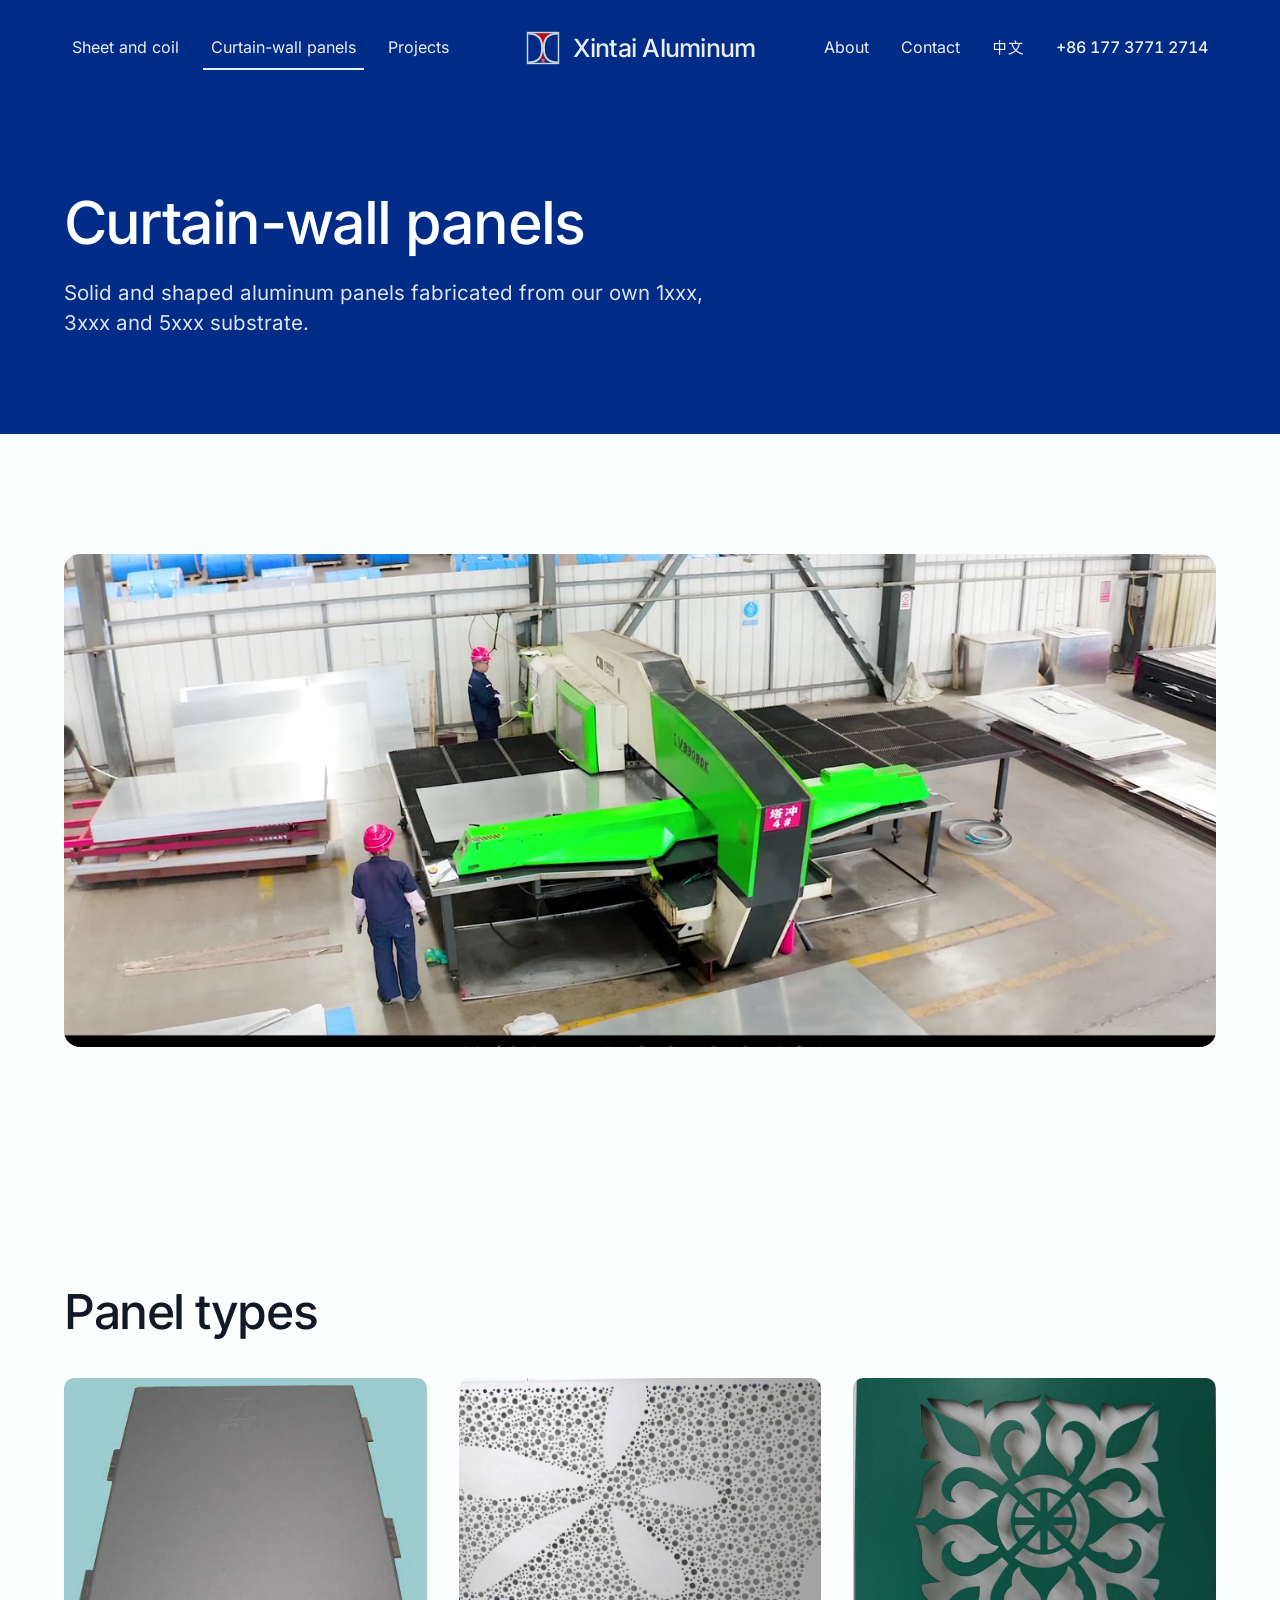
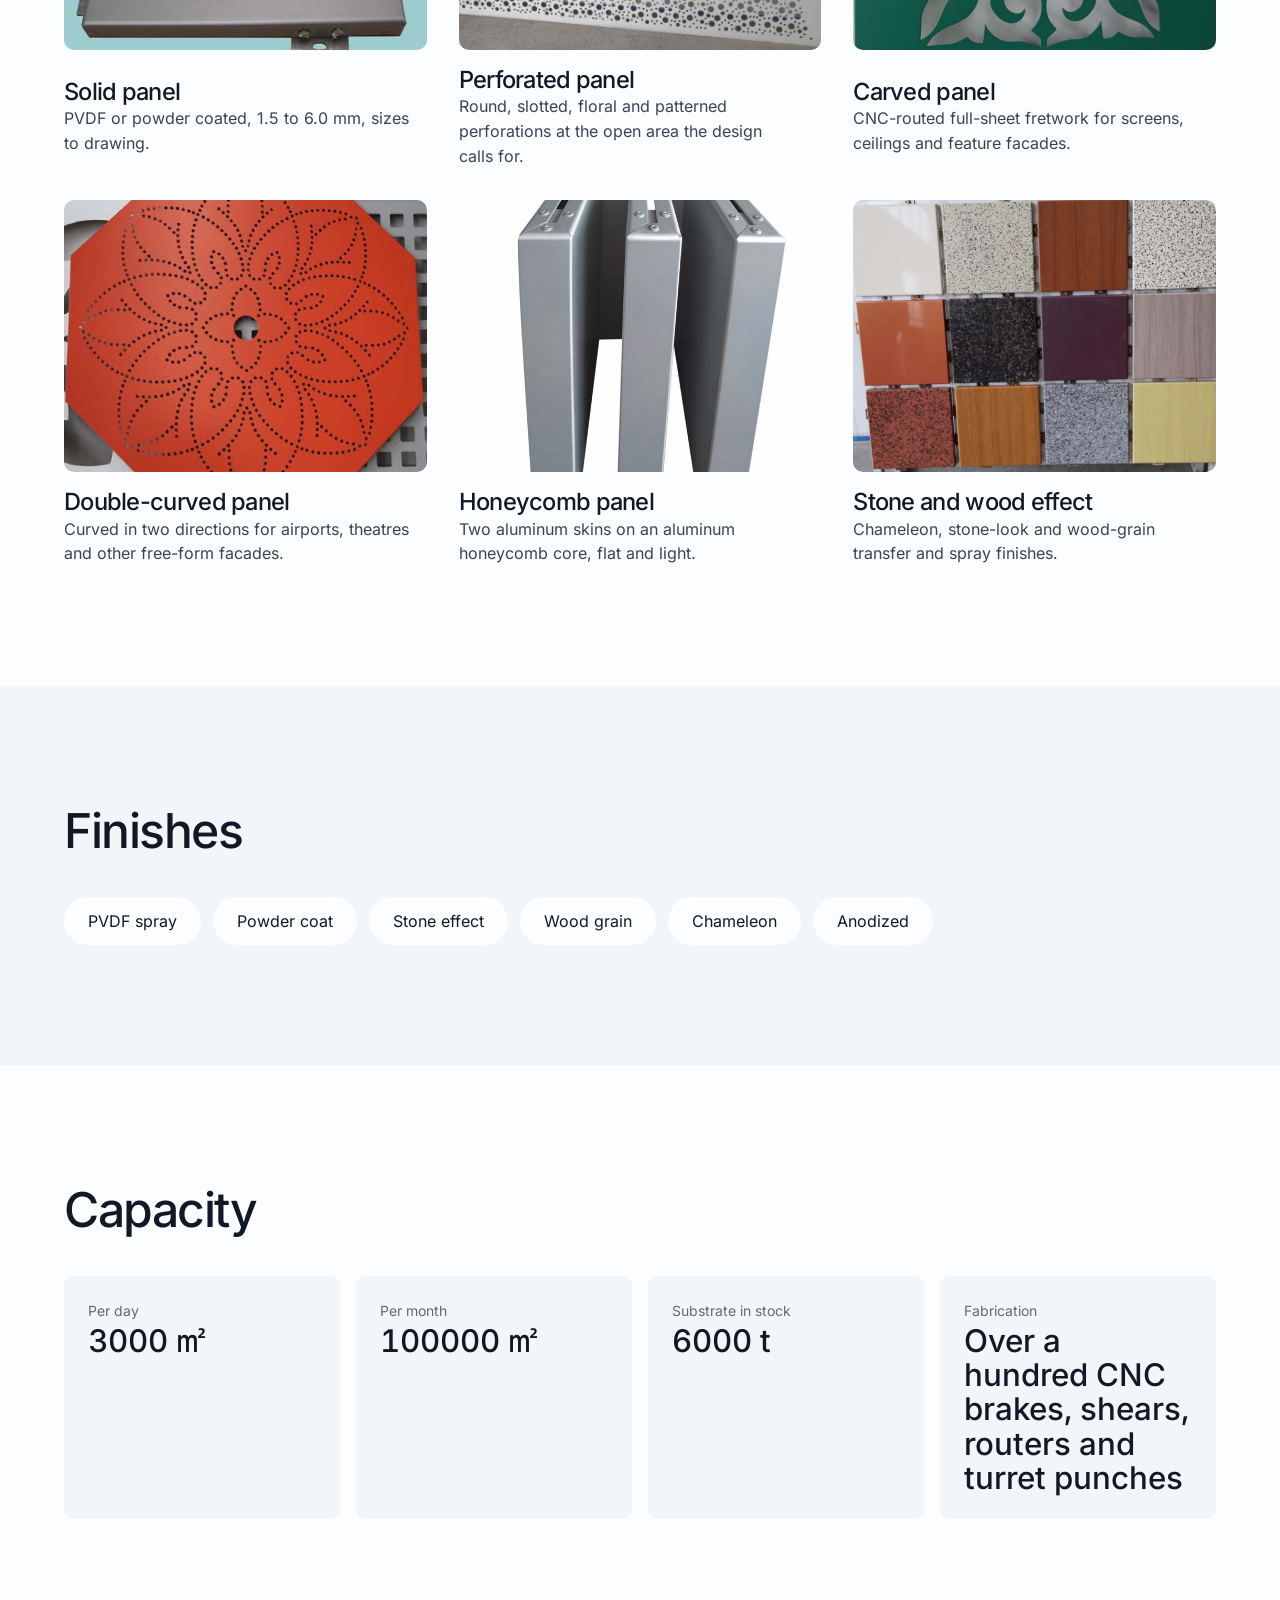
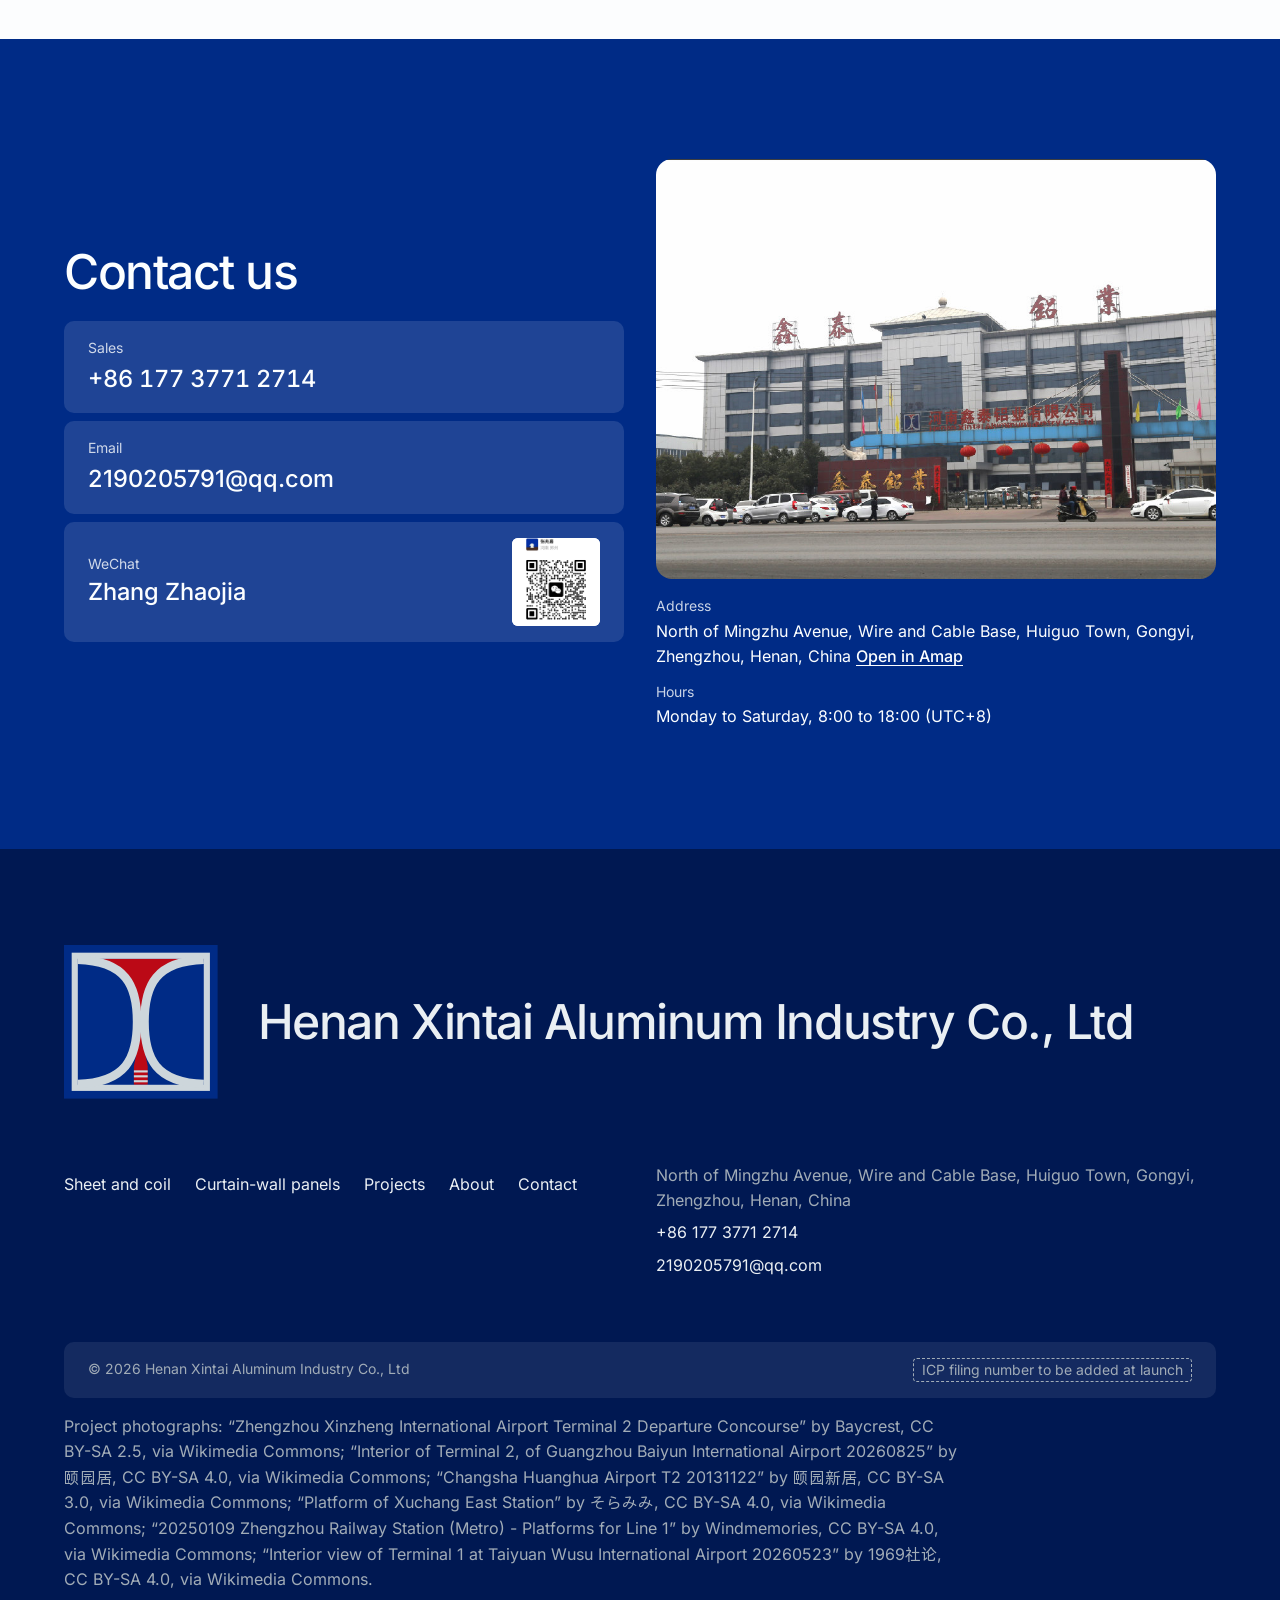
<file: en/products/curtain-wall/index.html>
<!DOCTYPE html><html lang="en" class="xQu8lq_variable XcACya_variable"><head><meta charSet="utf-8"/><meta name="viewport" content="width=device-width, initial-scale=1"/><link rel="preload" href="/_next/static/media/inter_latin_wght-s.p.0gsaq8ukbf34m.woff2" as="font" crossorigin="" type="font/woff2"/><link rel="preload" href="/_next/static/media/puhuiti_55-s.p.4402fbn1cs9l2.woff2" as="font" crossorigin="" type="font/woff2"/><link rel="preload" href="/_next/static/media/puhuiti_65-s.p.22xmm4lip3usy.woff2" as="font" crossorigin="" type="font/woff2"/><link rel="stylesheet" href="/_next/static/chunks/1a0ej_q9n5fee.css" data-precedence="next"/><link rel="preload" as="script" fetchPriority="low" href="/_next/static/chunks/1x6obpmlu1_c2.js"/><script src="/_next/static/chunks/2rq17bbyxsfng.js" async=""></script><script src="/_next/static/chunks/3wbm-994r45kr.js" async=""></script><script src="/_next/static/chunks/3--x-72jjb_q9.js" async=""></script><script src="/_next/static/chunks/turbopack-3-ry682tkyiqk.js" async=""></script><script src="/_next/static/chunks/0umf92h1sb77c.js" async=""></script><script src="/_next/static/chunks/3f8eg8-eeubav.js" async=""></script><script src="/_next/static/chunks/2bqokf3v_fvp8.js" async=""></script><title>Curtain-wall panels · Xintai Aluminum</title><meta name="description" content="Solid and shaped aluminum panels fabricated from our own 1xxx, 3xxx and 5xxx substrate."/><link rel="icon" href="/favicon.ico?favicon.117ezoe8m31dk.ico" sizes="48x48" type="image/x-icon"/><meta name="next-size-adjust" content=""/><script src="/_next/static/chunks/0cz1d0mv5g_q7.js" noModule=""></script></head><body><div hidden=""><!--$--><!--/$--></div><header class="nav"><div class="container nav__row"><nav class="nav__group nav__group--left" aria-label="Products"><ul class="nav__links"><li><a href="/en/products/sheet-coil/">Sheet and coil</a></li><li><a href="/en/products/curtain-wall/" aria-current="page">Curtain-wall panels</a></li><li><a href="/en/projects/">Projects</a></li></ul></nav><a class="nav__brand" href="/en/" aria-label="Henan Xintai Aluminum Industry Co., Ltd"><svg class="logo" width="36" height="36" viewBox="0 0 100 100" focusable="false" role="img" aria-label="Henan Xintai Aluminum Industry Co., Ltd"><rect width="100" height="100" fill="var(--color-brand)"></rect><path d="M9 9 H91 V9.5 C60 10.5 52.4 26 52.4 50 H47.6 C47.6 26 40 10.5 9 9.5 Z" fill="var(--color-brand-red)"></path><path d="M50 56 L54.5 79 V91 H45.5 V79 Z" fill="var(--color-brand-red)"></path><g fill="var(--color-brand-silver)"><rect x="45.5" y="81.6" width="9" height="1.4"></rect><rect x="45.5" y="84.8" width="9" height="1.4"></rect><rect x="45.5" y="88" width="9" height="1.4"></rect></g><g fill="none" stroke="var(--color-brand-silver)"><rect x="7" y="7" width="86" height="86" stroke-width="4"></rect><path d="M9 9.5 C40 10.5 47.6 26 47.6 50 C47.6 74 40 89.5 9 90.5" stroke-width="5.6"></path><path d="M91 9.5 C60 10.5 52.4 26 52.4 50 C52.4 74 60 89.5 91 90.5" stroke-width="5.6"></path></g></svg><span>Xintai Aluminum</span></a><div class="nav__group nav__group--right"><nav aria-label="Menu"><ul class="nav__links"><li><a href="/en/about/">About</a></li><li><a href="/en/contact/">Contact</a></li></ul></nav><a class="nav__lang" href="/products/curtain-wall/" lang="zh-CN" hrefLang="zh-CN">中文</a><a class="nav__phone num" href="tel:+8617737712714">+86 177 3771 2714</a></div><button type="button" class="nav__toggle" aria-expanded="false" aria-controls="nav-menu"><span class="visually-hidden">Menu</span><svg width="24" height="24" viewBox="0 0 24 24" aria-hidden="true" fill="none" stroke="currentColor" stroke-width="2" stroke-linecap="round"><path d="M4 7h16M4 12h16M4 17h16"></path></svg></button></div><div class="nav__menu" id="nav-menu" hidden=""><ul class="nav__links nav__links--menu"><li><a href="/en/products/sheet-coil/">Sheet and coil</a></li><li><a href="/en/products/curtain-wall/" aria-current="page">Curtain-wall panels</a></li><li><a href="/en/projects/">Projects</a></li><li><a href="/en/about/">About</a></li><li><a href="/en/contact/">Contact</a></li><li><a href="/products/curtain-wall/" lang="zh-CN">中文</a></li><li><a href="tel:+8617737712714" class="num">+86 177 3771 2714</a></li></ul></div></header><main id="main"><section class="chapter chapter--night page-head" data-tone="dark"><div class="container"><h1>Curtain-wall panels</h1><p class="lead">Solid and shaped aluminum panels fabricated from our own 1xxx, 3xxx and 5xxx substrate.</p></div></section><section class="chapter chapter--paper section" data-tone="light"><div class="container"><div class="clip about-figure"><video muted="" loop="" playsInline="" preload="metadata" poster="/media/panels.jpg" aria-label="Curtain-wall panels" width="1440" height="600"><source src="/media/panels.mp4" type="video/mp4"/></video><button type="button" class="clip__pause" aria-pressed="false">Pause</button></div></div></section><section class="chapter chapter--paper section" data-tone="light" aria-labelledby="types-title"><div class="container"><h2 id="types-title">Panel types</h2><div class="types"><figure><img src="/photos/grey-panel.jpg" alt="灰色氟碳铝单板" width="445" height="382" loading="lazy"/><figcaption><h3>Solid panel</h3><p>PVDF or powder coated, 1.5 to 6.0 mm, sizes to drawing.</p></figcaption></figure><figure><img src="/photos/perforated-white.jpg" alt="白色冲孔铝单板" width="1081" height="584" loading="lazy"/><figcaption><h3>Perforated panel</h3><p>Round, slotted, floral and patterned perforations at the open area the design calls for.</p></figcaption></figure><figure><img src="/photos/carved-green.jpg" alt="绿色雕花铝单板" width="623" height="624" loading="lazy"/><figcaption><h3>Carved panel</h3><p>CNC-routed full-sheet fretwork for screens, ceilings and feature facades.</p></figcaption></figure><figure><img src="/photos/octagon-red.jpg" alt="八角形冲孔铝单板" width="462" height="446" loading="lazy"/><figcaption><h3>Double-curved panel</h3><p>Curved in two directions for airports, theatres and other free-form facades.</p></figcaption></figure><figure><img src="/photos/honeycomb.jpg" alt="铝蜂窝板断面" width="690" height="761" loading="lazy"/><figcaption><h3>Honeycomb panel</h3><p>Two aluminum skins on an aluminum honeycomb core, flat and light.</p></figcaption></figure><figure><img src="/photos/stone-swatches.jpg" alt="仿石材铝单板色样" width="1078" height="766" loading="lazy"/><figcaption><h3>Stone and wood effect</h3><p>Chameleon, stone-look and wood-grain transfer and spray finishes.</p></figcaption></figure></div></div></section><section class="chapter chapter--silver section" data-tone="light" aria-labelledby="finish2-title"><div class="container"><h2 id="finish2-title">Finishes</h2><ul class="chips"><li>PVDF spray</li><li>Powder coat</li><li>Stone effect</li><li>Wood grain</li><li>Chameleon</li><li>Anodized</li></ul></div></section><section class="chapter chapter--paper section" data-tone="light" aria-labelledby="cap-title"><div class="container"><h2 id="cap-title">Capacity</h2><dl class="facts"><div><dt>Per day</dt><dd>3000 ㎡</dd></div><div><dt>Per month</dt><dd>100000 ㎡</dd></div><div><dt>Substrate in stock</dt><dd>6000 t</dd></div><div><dt>Fabrication</dt><dd>Over a hundred CNC brakes, shears, routers and turret punches</dd></div></dl></div></section><section class="band band--brand contact" aria-labelledby="contact-title"><div class="container split split--even"><div class="split__text"><h2 id="contact-title" data-reveal="true">Contact us</h2><div class="cells" data-reveal="true" style="--i:2"><a class="cell" href="tel:+8617737712714"><small>Sales</small><strong class="num">+86 177 3771 2714</strong></a><a class="cell" href="mailto:2190205791@qq.com"><small>Email</small><strong>2190205791@qq.com</strong></a><div class="cell cell--qr"><div><small>WeChat</small><strong>Zhang Zhaojia</strong></div><img src="/photos/wechat-qr.jpg" alt="销售微信二维码" width="88" height="88" loading="lazy"/></div></div></div><div class="split__proof"><div class="proof"><img class="" src="/photos/factory-front.jpg" alt="鑫泰铝业厂区正门与办公楼" width="1075" height="663" loading="lazy"/></div><dl class="contact__meta"><div><dt>Address</dt><dd>North of Mingzhu Avenue, Wire and Cable Base, Huiguo Town, Gongyi, Zhengzhou, Henan, China<!-- --> <a class="textlink" href="https://uri.amap.com/search?keyword=%E6%B2%B3%E5%8D%97%E9%91%AB%E6%B3%B0%E9%93%9D%E4%B8%9A%E6%9C%89%E9%99%90%E5%85%AC%E5%8F%B8&amp;city=%E5%B7%A9%E4%B9%89" target="_blank" rel="noopener">Open in Amap</a></dd></div><div><dt>Hours</dt><dd>Monday to Saturday, 8:00 to 18:00 (UTC+8)</dd></div></dl></div></div></section><!--$--><!--/$--></main><footer class="footer chapter chapter--night" data-tone="dark"><div class="container"><div class="footer__mark"><svg class="logo" width="240" height="240" viewBox="0 0 100 100" focusable="false" role="img" aria-label="Henan Xintai Aluminum Industry Co., Ltd"><rect width="100" height="100" fill="var(--color-brand)"></rect><path d="M9 9 H91 V9.5 C60 10.5 52.4 26 52.4 50 H47.6 C47.6 26 40 10.5 9 9.5 Z" fill="var(--color-brand-red)"></path><path d="M50 56 L54.5 79 V91 H45.5 V79 Z" fill="var(--color-brand-red)"></path><g fill="var(--color-brand-silver)"><rect x="45.5" y="81.6" width="9" height="1.4"></rect><rect x="45.5" y="84.8" width="9" height="1.4"></rect><rect x="45.5" y="88" width="9" height="1.4"></rect></g><g fill="none" stroke="var(--color-brand-silver)"><rect x="7" y="7" width="86" height="86" stroke-width="4"></rect><path d="M9 9.5 C40 10.5 47.6 26 47.6 50 C47.6 74 40 89.5 9 90.5" stroke-width="5.6"></path><path d="M91 9.5 C60 10.5 52.4 26 52.4 50 C52.4 74 60 89.5 91 90.5" stroke-width="5.6"></path></g></svg><h2>Henan Xintai Aluminum Industry Co., Ltd</h2></div><div class="footer__cols"><ul class="footer__links"><li><a href="/en/products/sheet-coil/">Sheet and coil</a></li><li><a href="/en/products/curtain-wall/">Curtain-wall panels</a></li><li><a href="/en/projects/">Projects</a></li><li><a href="/en/about/">About</a></li><li><a href="/en/contact/">Contact</a></li></ul><div class="footer__contact"><p>North of Mingzhu Avenue, Wire and Cable Base, Huiguo Town, Gongyi, Zhengzhou, Henan, China</p><p><a href="tel:+8617737712714">+86 177 3771 2714</a></p><p><a href="mailto:2190205791@qq.com">2190205791@qq.com</a></p></div></div><div class="footer__legal"><span>© 2026 Henan Xintai Aluminum Industry Co., Ltd</span><span class="fill" data-fill="icp">ICP filing number to be added at launch</span></div><p class="footer__credits" data-credits="true">Project photographs<!-- -->: <span>“Zhengzhou Xinzheng International Airport Terminal 2 Departure Concourse” by Baycrest, CC BY-SA 2.5, via Wikimedia Commons<!-- -->; </span><span>“Interior of Terminal 2, of Guangzhou Baiyun International Airport 20260825” by 颐园居, CC BY-SA 4.0, via Wikimedia Commons<!-- -->; </span><span>“Changsha Huanghua Airport T2 20131122” by 颐园新居, CC BY-SA 3.0, via Wikimedia Commons<!-- -->; </span><span>“Platform of Xuchang East Station” by そらみみ, CC BY-SA 4.0, via Wikimedia Commons<!-- -->; </span><span>“20250109 Zhengzhou Railway Station (Metro) - Platforms for Line 1” by Windmemories, CC BY-SA 4.0, via Wikimedia Commons<!-- -->; </span><span>“Interior view of Terminal 1 at Taiyuan Wusu International Airport 20260523” by 1969社论, CC BY-SA 4.0, via Wikimedia Commons<!-- -->.</span></p></div></footer><span class="visually-hidden">Henan Xintai Aluminum Industry Co., Ltd</span><script id="_R_">(globalThis["TURBOPACK"] || (globalThis["TURBOPACK"] = [])).push({"otherChunks":["static/chunks/1x6obpmlu1_c2.js","static/chunks/2rq17bbyxsfng.js","static/chunks/3wbm-994r45kr.js","static/chunks/3--x-72jjb_q9.js"],"runtimeModuleIds":[94553]});</script><script src="/_next/static/chunks/1x6obpmlu1_c2.js" async=""></script><script>(self.__next_f=self.__next_f||[]).push([0])</script><script>self.__next_f.push([1,"1:\"$Sreact.fragment\"\n2:\"/_next/static/chunks/0umf92h1sb77c.js\"\n3:I[39756,[\"$2\"],\"default\"]\n4:I[37457,[\"$2\"],\"default\"]\n8:\"/_next/static/chunks/3f8eg8-eeubav.js\"\n9:I[84834,[\"$8\"],\"Nav\"]\n18:\"ViewportBoundary\"\n19:I[97367,[\"$2\"],\"$18\"]\n1b:\"MetadataBoundary\"\n1c:I[97367,[\"$2\"],\"$1b\"]\n1d:\"$Sreact.suspense\"\n1f:I[68027,[],\"default\",1]\n:HL[\"/_next/static/chunks/1a0ej_q9n5fee.css\",\"style\"]\n:HL[\"/_next/static/media/inter_latin_wght-s.p.0gsaq8ukbf34m.woff2\",\"font\",{\"crossOrigin\":\"\",\"type\":\"font/woff2\"}]\n:HL[\"/_next/static/media/puhuiti_55-s.p.4402fbn1cs9l2.woff2\",\"font\",{\"crossOrigin\":\"\",\"type\":\"font/woff2\"}]\n:HL[\"/_next/static/media/puhuiti_65-s.p.22xmm4lip3usy.woff2\",\"font\",{\"crossOrigin\":\"\",\"type\":\"font/woff2\"}]\n5:X\n16:[[\"children\",{\"s\":\"__PAGE__\",\"h\":512,\"d\":{\"r\":\"$L17\",\"p\":false,\"v\":null}}]]\n14:[[\"children\",{\"s\":\"curtain-wall\",\"h\":512,\"d\":{\"r\":\"$L15\",\"p\":false,\"v\":\"$5\"},\"c\":\"$Q16\"}]]\n12:[[\"children\",{\"s\":\"products\",\"h\":512,\"d\":{\"r\":\"$L13\",\"p\":false,\"v\":\"$5\"},\"c\":\"$Q14\"}]]\n7:[[\"children\",{\"s\":\"en\",\"h\":528,\"d\":{\"r\":[\"$\",\"$1\",\"c\",{\"children\":[[[\"$\",\"link\",\"0\",{\"rel\":\"stylesheet\",\"href\":\"/_next/static/chunks/1a0ej_q9n5fee.css\",\"precedence\":\"next\",\"crossOrigin\":\"$undefined\",\"nonce\":\"$undefined\"}],[\"$\",\"script\",\"script-0\",{\"src\":\"/_next/static/chunks/3f8eg8-eeubav.js\",\"async\":true,\"nonce\":\"$undefined\"}]],[\"$\",\"html\",null,{\"lang\":\"en\",\"className\":\"xQu8lq_variable XcACya_variable\",\"children\":[\"$\",\"body\",null,{\"children\":[[\"$\",\"$L9\",null,{\"lang\":\"en\"}],[\"$\",\"main\",null,{\"id\":\"main\",\"children\":[\"$\",\"$L3\",null,{\"parallelRouterKey\":\"children\",\"error\":\"$undefined\",\"errorStyles\":\"$undefined\",\"errorScripts\":\"$undefined\",\"template\":[\"$\",\"$L4\",null,{}],\"templateStyles\":\"$undefined\",\"templateScripts\":\"$undefined\",\"notFound\":\"$undefined\",\"forbidden\":\"$undefined\",\"unauthorized\":\"$undefined\"}]}],[\"$\",\"footer\",null,{\"className\":\"footer chapter chapter--night\",\"data-tone\":\"dark\",\"children\":[\"$\",\"div\",null,{\"className\":\"container\",\"children\":[[\"$\",\"div\",null,{\"className\":\"footer__mark\",\"children\":[[\"$\",\"svg\",null,{\"className\":\"logo\",\"width\":240,\"height\":240,\"viewBox\":\"0 0 100 100\",\"focusable\":\"false\",\"role\":\"img\",\"aria-label\":\"Henan Xintai Aluminum Industry Co., Ltd\",\"children\":[[\"$\",\"rect\",null,{\"width\":\"100\",\"height\":\"100\",\"fill\":\"var(--color-brand)\"}],[\"$\",\"path\",null,{\"d\":\"M9 9 H91 V9.5 C60 10.5 52.4 26 52.4 50 H47.6 C47.6 26 40 10.5 9 9.5 Z\",\"fill\":\"var(--color-brand-red)\"}],[\"$\",\"path\",null,{\"d\":\"M50 56 L54.5 79 V91 H45.5 V79 Z\",\"fill\":\"var(--color-brand-red)\"}],[\"$\",\"g\",null,{\"fill\":\"var(--color-brand-silver)\",\"children\":[[\"$\",\"rect\",null,{\"x\":\"45.5\",\"y\":\"81.6\",\"width\":\"9\",\"height\":\"1.4\"}],[\"$\",\"rect\",null,{\"x\":\"45.5\",\"y\":\"84.8\",\"width\":\"9\",\"height\":\"1.4\"}],[\"$\",\"rect\",null,{\"x\":\"45.5\",\"y\":\"88\",\"width\":\"9\",\"height\":\"1.4\"}]]}],[\"$\",\"g\",null,{\"fill\":\"none\",\"stroke\":\"var(--color-brand-silver)\",\"children\":[[\"$\",\"rect\",null,{\"x\":\"7\",\"y\":\"7\",\"width\":\"86\",\"height\":\"86\",\"strokeWidth\":\"4\"}],[\"$\",\"path\",null,{\"d\":\"M9 9.5 C40 10.5 47.6 26 47.6 50 C47.6 74 40 89.5 9 90.5\",\"strokeWidth\":\"5.6\"}],[\"$\",\"path\",null,{\"d\":\"M91 9.5 C60 10.5 52.4 26 52.4 50 C52.4 74 60 89.5 91 90.5\",\"strokeWidth\":\"5.6\"}]]}]]}],[\"$\",\"h2\",null,{\"children\":\"Henan Xintai Aluminum Industry Co., Ltd\"}]]}],[\"$\",\"div\",null,{\"className\":\"footer__cols\",\"children\":[[\"$\",\"ul\",null,{\"className\":\"footer__links\",\"children\":[[\"$\",\"li\",\"/en/products/sheet-coil/\",{\"children\":[\"$\",\"a\",null,{\"href\":\"/en/products/sheet-coil/\",\"children\":\"Sheet and coil\"}]}],[\"$\",\"li\",\"/en/products/curtain-wall/\",{\"children\":[\"$\",\"a\",null,{\"href\":\"/en/products/curtain-wall/\",\"children\":\"Curtain-wall panels\"}]}],\"$La\",\"$Lb\",\"$Lc\"]}],\"$Ld\"]}],\"$Le\",\"$Lf\"]}]}],\"$L10\",\"$L11\"]}]}]]}],\"p\":false,\"v\":null},\"c\":\"$Q12\"}]]\n6:[[\"children\",{\"s\":\"(en)\",\"h\":528,\"d\":{\"r\":[\"$\",\"$1\",\"c\",{\"children\":[null,[\"$\",\"$L3\",null,{\"parallelRouterKey\":\"children\",\"error\":\"$undefined\",\"errorStyles\":\"$undefined\",\"errorScripts\":\"$undefined\",\"template\":[\"$\",\"$L4\",null,{}],\"templateStyles\":\"$undefined\",\"templateScripts\":\"$undefined\",\"notFound\":[[[\"$\",\"title\",null,{\"children\":\"404: This page could not be found.\"}],[\"$\",\"div\",null,{\"style\":\"$0:t:t:d:r:props:children:1:props:notFound:0:1:props:style\",\"children\":[\"$\",\"div\",null,{\"children\":[[\"$\",\"style\",null,{\"dangerouslySetInnerHTML\":{\"__html\":\"body{color:#000;background:#fff;margin:0}.next-error-h1{border-right:1px solid rgba(0,0,0,.3)}@media (prefers-color-scheme:dark){body{color:#fff;background:#000}.next-error-h1{border-right:1px solid rgba(255,255,255,.3)}}\"}}],[\"$\",\"h1\",null,{\"className\":\"next-error-h1\",\"style\":\"$0:t:t:d:r:props:children:1:props:notFound:0:1:props:children:props:children:1:props:style\",\"children\":404}],[\"$\",\"div\",null,{\"style\":\"$0:t:t:d:r:props:children:1:props:notFound:0:1:props:children:props:children:2:props:style\",\"children\":[\"$\",\"h2\",null,{\"style\":\"$0:t:t:d:r:props:children:1:props:notFound:0:1:props:children:props:children:2:props:children:props:style\",\"children\":\"This page could not be found.\"}]}]]}]}]],[]],\"forbidden\":\"$undefined\",\"unauthorized\":\"$undefined\"}]]}],\"p\":false,\"v\":\"$5\"},\"c\":\"$Q7\"}]]\n0:{\"P\":null,\"c\":[\"\",\"en\",\"products\",\"curtain-wall\",\"\"],\"q\":\"\",\"i\":false,\"t\":{\"t\":{\"s\":\"\",\"h\":528,\"d\":{\"r\":[\"$\",\"$1\",\"c\",{\"children\":[null,[\"$\",\"$L3\",null,{\"parallelRouterKey\":\"children\",\"error\":\"$undefined\",\"errorStyles\":\"$undefined\",\"errorScripts\":\"$undefined\",\"template\":[\"$\",\"$L4\",null,{}],\"templateStyles\":\"$undefined\",\"templateScripts\":\"$undefined\",\"notFound\":[[[\"$\",\"title\",null,{\"children\":\"404: This page could not be found.\"}],[\"$\",\"div\",null,{\"style\":{\"fontFamily\":\"system-ui,\\\"Segoe UI\\\",Roboto,Helvetica,Arial,sans-serif,\\\"Apple Color Emoji\\\",\\\"Segoe UI Emoji\\\"\",\"height\":\"100vh\",\"textAlign\":\"center\",\"display\":\"flex\",\"flexDirection\":\"column\",\"alignItems\":\"center\",\"justifyContent\":\"center\"},\"children\":[\"$\",\"div\",null,{\"children\":[[\"$\",\"style\",null,{\"dangerouslySetInnerHTML\":{\"__html\":\"body{color:#000;background:#fff;margin:0}.next-error-h1{border-right:1px solid rgba(0,0,0,.3)}@media (prefers-color-scheme:dark){body{color:#fff;background:#000}.next-error-h1{border-right:1px solid rgba(255,255,255,.3)}}\"}}],[\"$\",\"h1\",null,{\"className\":\"next-error-h1\",\"style\":{\"display\":\"inline-block\",\"margin\":\"0 20px 0 0\",\"padding\":\"0 23px 0 0\",\"fontSize\":24,\"fontWeight\":500,\"verticalAlign\":\"top\",\"lineHeight\":\"49px\"},\"children\":404}],[\"$\",\"div\",null,{\"style\":{\"display\":\"inline-block\"},\"children\":[\"$\",\"h2\",null,{\"style\":{\"fontSize\":14,\"fontWeight\":400,\"lineHeight\":\"49px\",\"margin\":0},\"children\":\"This page could not be found.\"}]}]]}]}]],[]],\"forbidden\":\"$undefined\",\"unauthorized\":\"$undefined\"}]]}],\"p\":false,\"v\":\"$5\"},\"c\":\"$Q6\"},\"h\":{\"r\":[\"$\",\"$1\",\"h\",{\"children\":[null,[\"$\",\"$L19\",null,{\"children\":\"$L1a\"}],[\"$\",\"$L1c\",null,{\"children\":[[\"$\",\"div\",null,{\"hidden\":true,\"children\":[\"$\",\"$1d\",null,{\"name\":\"Next.Metadata\",\"children\":\"$L1e\"}]}],null]}],[\"$\",\"meta\",null,{\"name\":\"next-size-adjust\",\"content\":\"\"}]]}],\"p\":false,\"v\":null}},\"m\":\"$undefined\",\"G\":[\"$1f\",[]],\"S\":true,\"r\":\"$undefined\",\"s\":\"$undefined\",\"a\":\"$undefined\",\"l\":\"$undefined\",\"p\":\"$undefined\",\"d\":\"$undefined\",\"b\":\"LdM-JXoPRak29Cl_cwbgb\"}\n20:I[97866,[\"$8\"],\"Effects\"]\n21:\"/_next/static/chunks/2bqokf3v_fvp8.js\"\n22:I[62138,[\"$8\",\"$21\"],\"Clip\"]\n5:C\na:[\"$\",\"li\",\"/en/projects/\",{\"children\":[\"$\",\"a\",null,{\"href\":\"/en/projects/\",\"children\":\"Projects\"}]}]\nb:[\"$\",\"li\",\"/en/about/\",{\"children\":[\"$\",\"a\",null,{\"href\":\"/en/about/\",\"children\":\"About\"}]}]\nc:[\"$\",\"li\",\"/en/contact/\",{\"children\":[\"$\",\"a\",null,{\"href\":\"/en/contact/\",\"children\":\"Contact\"}]}]\nd:[\"$\",\"div\",null,{\"className\":\"footer__contact\",\"children\":[[\"$\",\"p\",null,{\"children\":\"North of Mingzhu Avenue, Wire and Cable Base, Huiguo Town, Gongyi, Zhengzhou, Henan, China\"}],[\"$\",\"p\",null,{\"children\":[\"$\",\"a\",null,{\"href\":\"tel:+8617737712714\",\"children\":\"+86 177 3771 2714\"}]}],[\"$\",\"p\",null,{\"children\":[\"$\",\"a\",null,{\"href\":\"mailto:2190205791@qq.com\",\"children\":\"2190205791@qq.com\"}]}]]}]\ne:[\"$\",\"div\",null,{\"className\":\"footer__legal\",\"children\":[[\"$\",\"span\",null,{\"children\":\"© 2026 Henan Xintai Aluminum Industry Co., Ltd\"}],[\"$\",\"span\",null,{\"className\":\"fill\",\"data-fill\":\"icp\",\"children\":\"ICP filing number to be added at launch\"}]]}]\nf:[\"$\",\"p\",null,{\"className\":\"footer__credits\",\"data-credits\":true,\"children\":[\"Project photographs\",\": \",[[\"$\",\"span\",\"/photos/zhengzhou-xinzheng-t2.jpg\",{\"children\":[\"“Zhengzhou Xinzheng International Airport Terminal 2 Departure Concourse” by Baycrest, CC BY-SA 2.5, via Wikimedia Commons\",\"; \"]}],[\"$\",\"span\",\"/photos/guangzhou-baiyun-t2.jpg\",{\"children\":[\"“Interior of Terminal 2, of Guangzhou Baiyun International Airport 20260825” by 颐园居, CC BY-SA 4.0, via Wikimedia Commons\",\"; \"]}],[\"$\",\"span\",\"/photos/changsha-airport-t2.jpg\",{\"children\":[\"“Changsha Huanghua Airport T2 20131122” by 颐园新居, CC BY-SA 3.0, via Wikimedia Commons\",\"; \"]}],[\"$\",\"span\",\"/photos/xuchang-east-station.jpg\",{\"children\":[\"“Platform of Xuchang East Station” by そらみみ, CC BY-SA 4.0, via Wikimedia Commons\",\"; \"]}],[\"$\",\"span\",\"/photos/zhengzhou-metro-line1.jpg\",{\"children\":[\"“20250109 Zhengzhou Railway Station (Metro) - Platforms for Line 1” by Windmemories, CC BY-SA 4.0, via Wikimedia Commons\",\"; \"]}],[\"$\",\"span\",\"/photos/taiyuan-wusu-t1.jpg\",{\"children\":[\"“Interior view of Terminal 1 at Taiyuan Wusu International Airport 20260523” by 1969社论, CC BY-SA 4.0, via Wikimedia Commons\",\".\"]}]]]}]\n10:[\"$\",\"$L20\",null,{}]\n11:[\"$\",\"span\",null,{\"className\":\"visually-hidden\",\"children\":\"Henan Xintai Aluminum Industry Co., Ltd\"}]\n13:[\"$\",\"$1\",\"c\",{\"children\":[null,[\"$\",\"$L3\",null,{\"parallelRouterKey\":\"children\",\"error\":\"$undefined\",\"errorStyles\":\"$undefined\",\"errorScripts\":\"$undefined\",\"template\":[\"$\",\"$L4\",null,{}],\"templateStyles\":\"$undefined\",\"templateScripts\":\"$undefined\",\"notFound\":\"$undefined\",\"forbidden\":\"$undefined\",\"unauthorized\":\"$undefined\"}]]}]\n15:[\"$\",\"$1\",\"c\",{\"children\":[null,[\"$\",\"$L3\",null,{\"parallelRouterKey\":\"children\",\"error\":\"$undefined\",\"errorStyles\":\"$undefined\",\"errorScripts\":\"$undefined\",\"template\":[\"$\",\"$L4\",null,{}],\"templateStyles\":\"$undefined\",\"templateScripts\":\"$undefined\",\"notFound\":\"$undefined\",\"forbidden\":\"$undefined\",\"unauthorized\":\"$undefined\"}]]}]\n17:[\"$\",\"$1\",\"c\",{\"children\":[[[\"$\",\"section\",null,{\"className\":\"chapter chapter--night page-head\",\"data-tone\":\"dark\",\"children\":[\"$\",\"div\",null,{\"className\":\"container\",\"children\":[[\"$\",\"h1\",null,{\"children\":\"Curtain-wall panels\"}],[\"$\",\"p\",null,{\"className\":\"lead\",\"children\":\"Solid and shaped aluminum panels fabricated from our own 1xxx, 3xxx and 5xxx substrate.\"}]]}]}],[\"$\",\"section\",null,{\"className\":\"chapter chapter--paper section\",\"data-tone\":\"light\",\"children\":[\"$\",\"div\",null,{\"className\":\"container\",\"children\":[\"$\",\"$L22\",null,{\"clip\":{\"video\":\"/media/panels.mp4\",\"poster\":\"/media/panels.jpg\"},\"className\":\"about-figure\",\"label\":\"Curtain-wall panels\",\"pauseLabel\":\"Pause\",\"playLabel\":\"Play\"}]}]}],[\"$\",\"section\",null,{\"className\":\"chapter chapter--paper section\",\"data-tone\":\"light\",\"aria-labelledby\":\"types-title\",\"children\":[\"$\",\"div\",null,{\"className\":\"container\",\"children\":[[\"$\",\"h2\",null,{\"id\":\"types-title\",\"children\":\"Panel types\"}],[\"$\",\"div\",null,{\"className\":\"types\",\"children\":[[\"$\",\"figure\",\"Solid panel\",{\"children\":[[\"$\",\"img\",null,{\"src\":\"/photos/grey-panel.jpg\",\"alt\":\"灰色氟碳铝单板\",\"width\":445,\"height\":382,\"loading\":\"lazy\"}],[\"$\",\"figcaption\",null,{\"children\":[[\"$\",\"h3\",null,{\"children\":\"Solid panel\"}],[\"$\",\"p\",null,{\"children\":\"PVDF or powder coated, 1.5 to 6.0 mm, sizes to drawing.\"}]]}]]}],[\"$\",\"figure\",\"Perforated panel\",{\"children\":[[\"$\",\"img\",null,{\"src\":\"/photos/perforated-white.jpg\",\"alt\":\"白色冲孔铝单板\",\"width\":1081,\"height\":584,\"loading\":\"lazy\"}],[\"$\",\"figcaption\",null,{\"children\":[[\"$\",\"h3\",null,{\"children\":\"Perforated panel\"}],[\"$\",\"p\",null,{\"children\":\"Round, slotted, floral and patterned perforations at the open area the design calls for.\"}]]}]]}],[\"$\",\"figure\",\"Carved panel\",{\"children\":[[\"$\",\"img\",null,{\"src\":\"/photos/carved-green.jpg\",\"alt\":\"绿色雕花铝单板\",\"width\":623,\"height\":624,\"loading\":\"lazy\"}],[\"$\",\"figcaption\",null,{\"children\":[[\"$\",\"h3\",null,{\"children\":\"Carved panel\"}],[\"$\",\"p\",null,{\"children\":\"CNC-routed full-sheet fretwork for screens, ceilings and feature facades.\"}]]}]]}],[\"$\",\"figure\",\"Double-curved panel\",{\"children\":[[\"$\",\"img\",null,{\"src\":\"/photos/octagon-red.jpg\",\"alt\":\"八角形冲孔铝单板\",\"width\":462,\"height\":446,\"loading\":\"lazy\"}],[\"$\",\"figcaption\",null,{\"children\":[[\"$\",\"h3\",null,{\"children\":\"Double-curved panel\"}],[\"$\",\"p\",null,{\"children\":\"Curved in two directions for airports, theatres and other free-form facades.\"}]]}]]}],[\"$\",\"figure\",\"Honeycomb panel\",{\"children\":[[\"$\",\"img\",null,{\"src\":\"/photos/honeycomb.jpg\",\"alt\":\"铝蜂窝板断面\",\"width\":690,\"height\":761,\"loading\":\"lazy\"}],[\"$\",\"figcaption\",null,{\"children\":[[\"$\",\"h3\",null,{\"children\":\"Honeycomb panel\"}],[\"$\",\"p\",null,{\"children\":\"Two aluminum skins on an aluminum honeycomb core, flat and light.\"}]]}]]}],[\"$\",\"figure\",\"Stone and wood effect\",{\"children\":[[\"$\",\"img\",null,{\"src\":\"/photos/stone-swatches.jpg\",\"alt\":\"仿石材铝单板色样\",\"width\":1078,\"height\":766,\"loading\":\"lazy\"}],[\"$\",\"figcaption\",null,{\"children\":[[\"$\",\"h3\",null,{\"children\":\"Stone and wood effect\"}],[\"$\",\"p\",null,{\"children\":\"Chameleon, stone-look and wood-grain transfer and spray finishes.\"}]]}]]}]]}]]}]}],[\"$\",\"section\",null,{\"className\":\"chapter chapter--silver section\",\"data-tone\":\"light\",\"aria-labelledby\":\"finish2-title\",\"children\":[\"$\",\"div\",null,{\"className\":\"container\",\"children\":[[\"$\",\"h2\",null,{\"id\":\"finish2-title\",\"children\":\"Finishes\"}],[\"$\",\"ul\",null,{\"className\":\"chips\",\"children\":[[\"$\",\"li\",\"PVDF spray\",{\"children\":\"PVDF spray\"}],[\"$\",\"li\",\"Powder coat\",{\"children\":\"Powder coat\"}],[\"$\",\"li\",\"Stone effect\",{\"children\":\"Stone effect\"}],[\"$\",\"li\",\"Wood grain\",{\"children\":\"Wood grain\"}],[\"$\",\"li\",\"Chameleon\",{\"children\":\"Chameleon\"}],[\"$\",\"li\",\"Anodized\",{\"children\":\"Anodized\"}]]}]]}]}],[\"$\",\"section\",null,{\"className\":\"chapter chapter--paper section\",\"data-tone\":\"light\",\"aria-labelledby\":\"cap-title\",\"children\":[\"$\",\"div\",null,{\"className\":\"container\",\"children\":[[\"$\",\"h2\",null,{\"id\":\"cap-title\",\"children\":\"Capacity\"}],[\"$\",\"dl\",null,{\"className\":\"facts\",\"children\":[[\"$\",\"div\",\"Per day\",{\"children\":[[\"$\",\"dt\",null,{\"children\":\"Per day\"}],[\"$\",\"dd\",null,{\"children\":\"3000 ㎡\"}]]}],[\"$\",\"div\",\"Per month\",{\"children\":[[\"$\",\"dt\",null,{\"children\":\"Per month\"}],[\"$\",\"dd\",null,{\"children\":\"100000 ㎡\"}]]}],[\"$\",\"div\",\"Substrate in stock\",{\"children\":[[\"$\",\"dt\",null,{\"children\":\"Substrate in stock\"}],[\"$\",\"dd\",null,{\"children\":\"6000 t\"}]]}],[\"$\",\"div\",\"Fabrication\",{\"children\":[[\"$\",\"dt\",null,{\"children\":\"Fabrication\"}],[\"$\",\"dd\",null,{\"children\":\"Over a hundred CNC brakes, shears, routers and turret punches\"}]]}]]}]]}]}],[\"$\",\"section\",null,{\"className\":\"band band--brand contact\",\"aria-labelledby\":\"contact-title\",\"children\":[\"$\",\"div\",null,{\"className\":\"container split split--even\",\"children\":[\"$L23\",\"$L24\"]}]}]],[\"$L25\"],\"$L26\"]}]\n27:I[97367,[\"$2\"],\"OutletBoundary\"]\n23:[\"$\",\"div\",null,{\"className\":\"split__text\",\"children\":[[\"$\",\"h2\",null,{\"id\":\"contact-title\",\"data-reveal\":true,\"children\":\"Contact us\"}],\"\",[\"$\",\"div\",null,{\"className\":\"cells\",\"data-reveal\":true,\"style\":{\"--i\":2},\"children\":[[\"$\",\"a\",null,{\"className\":\"cell\",\"href\":\"tel:+8617737712714\",\"children\":[[\"$\",\"small\",null,{\"children\":\"Sales\"}],[\"$\",\"strong\",null,{\"className\":\"num\",\"children\":\"+86 177 3771 2714\"}]]}],[\"$\",\"a\",null,{\"className\":\"cell\",\"href\":\"mailto:2190205791@qq.com\",\"children\":[[\"$\",\"small\",null,{\"children\":\"Email\"}],[\"$\",\"strong\",null,{\"children\":\"2190205791@qq.com\"}]]}],[\"$\",\"div\",null,{\"className\":\"cell cell--qr\",\"children\":[[\"$\",\"div\",null,{\"children\":[[\"$\",\"small\",null,{\"children\":\"WeChat\"}],[\"$\",\"strong\",null,{\"children\":\"Zhang Zhaojia\"}]]}],[\"$\",\"img\",null,{\"src\":\"/photos/wechat-qr.jpg\",\"alt\":\"销售微信二维码\",\"width\":88,\"height\":88,\"loading\":\"lazy\"}]]}]]}]]}]\n24:[\"$\",\"div\",null,{\"className\":\"split__proof\",\"children\":[[\"$\",\"div\",null,{\"className\":\"proof\",\"children\":[\"$\",\"img\",null,{\"className\":\"\",\"src\":\"/photos/factory-front.jpg\",\"alt\":\"鑫泰铝业厂区正门与办公楼\",\"width\":1075,\"height\":663,\"loading\":\"lazy\",\"sizes\":\"$undefined\"}]}],[\"$\",\"dl\",null,{\"className\":\"contact__meta\",\"children\":[[\"$\",\"div\",null,{\"children\":[[\"$\",\"dt\",null,{\"children\":\"Address\"}],[\"$\",\"dd\",null,{\"children\":[\"North of Mingzhu Avenue, Wire and Cable Base, Huiguo Town, Gongyi, Zhengzhou, Henan, China\",\" \",[\"$\",\"a\",null,{\"className\":\"textlink\",\"href\":\"https://uri.amap.com/search?keyword=%E6%B2%B3%E5%8D%97%E9%91%AB%E6%B3%B0%E9%93%9D%E4%B8%9A%E6%9C%89%E9%99%90%E5%85%AC%E5%8F%B8\u0026city=%E5%B7%A9%E4%B9%89\",\"target\":\"_blank\",\"rel\":\"noopener\",\"children\":\"Open in Amap\"}]]}]]}],[\"$\",\"div\",null,{\"children\":[[\"$\",\"dt\",null,{\"children\":\"Hours\"}],[\"$\",\"dd\",null,{\"children\":\"Monday to Saturday, 8:00 to 18:00 (UTC+8)\"}]]}]]}]]}]\n25:[\"$\",\"script\",\"script-0\",{\"src\":\"/_next/static/chunks/2bqokf3v_fvp8.js\",\"async\":true,\"nonce\":\"$undefined\"}]\n26:[\"$\",\"$L27\",null,{\"children\":[\"$\",\"$1d\",null,{\"name\":\"Next.MetadataOutlet\",\"children\":\"$@28\"}]}]\n1a:[[\"$\",\"meta\",\"0\",{\"charSet\":\"utf-8\"}],[\"$\",\"meta\",\"1\",{\"name\":\"viewport\",\"content\":\"width=device-width, initial-scale=1\"}]]\n29:I[27201,[\"$2\"],\"IconMark\"]\n1e:[[\"$\",\"title\",\"0\",{\"children\":\"Curtain-wall panels · Xintai Aluminum\"}],[\"$\",\"meta\",\"1\",{\"name\":\"description\",\"content\":\"Solid and shaped aluminum panels fabricated from our own 1xxx, 3xxx and 5xxx substrate.\"}],[\"$\",\"link\",\"2\",{\"rel\":\"icon\",\"href\":\"/favicon.ico?favicon.117ezoe8m31dk.ico\",\"sizes\":\"48x48\",\"type\":\"image/x-icon\"}],[\"$\",\"$L29\",\"3\",{}]]\n28:null\n"])</script></body></html>
</file>
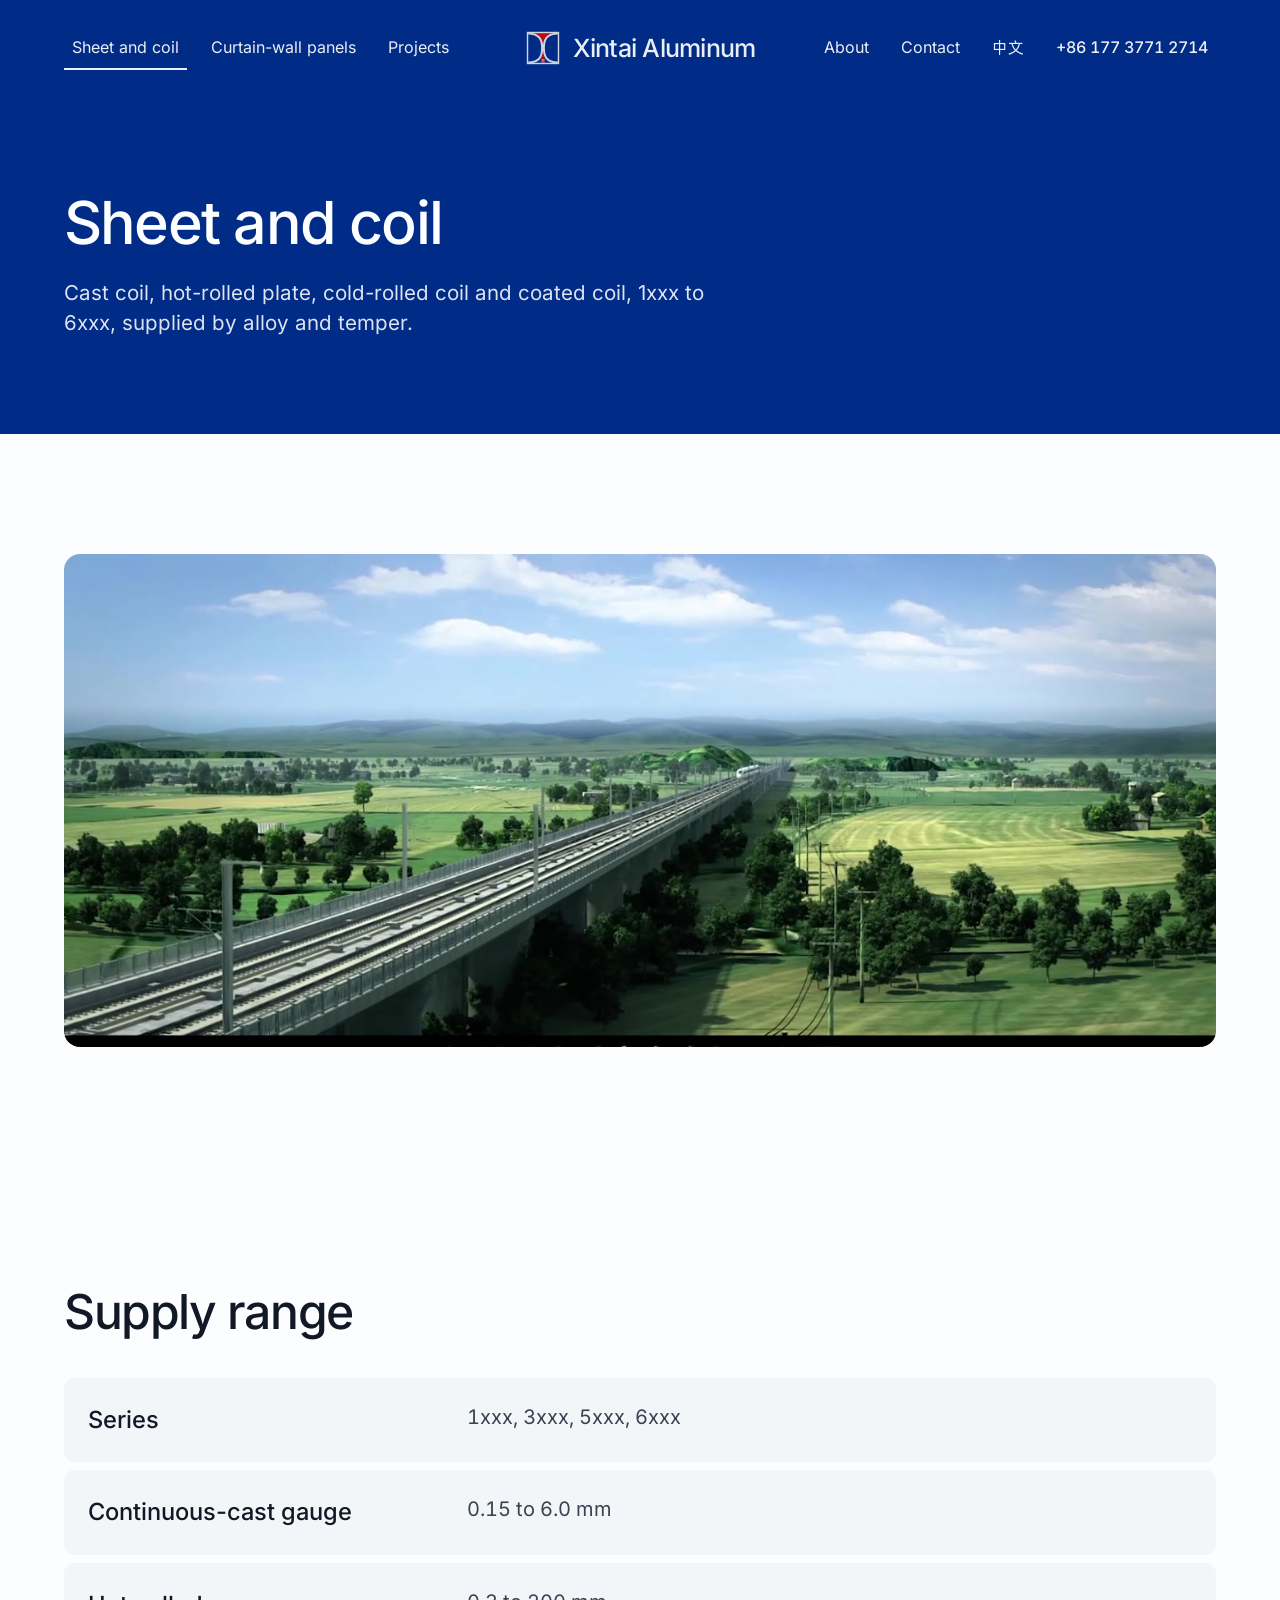
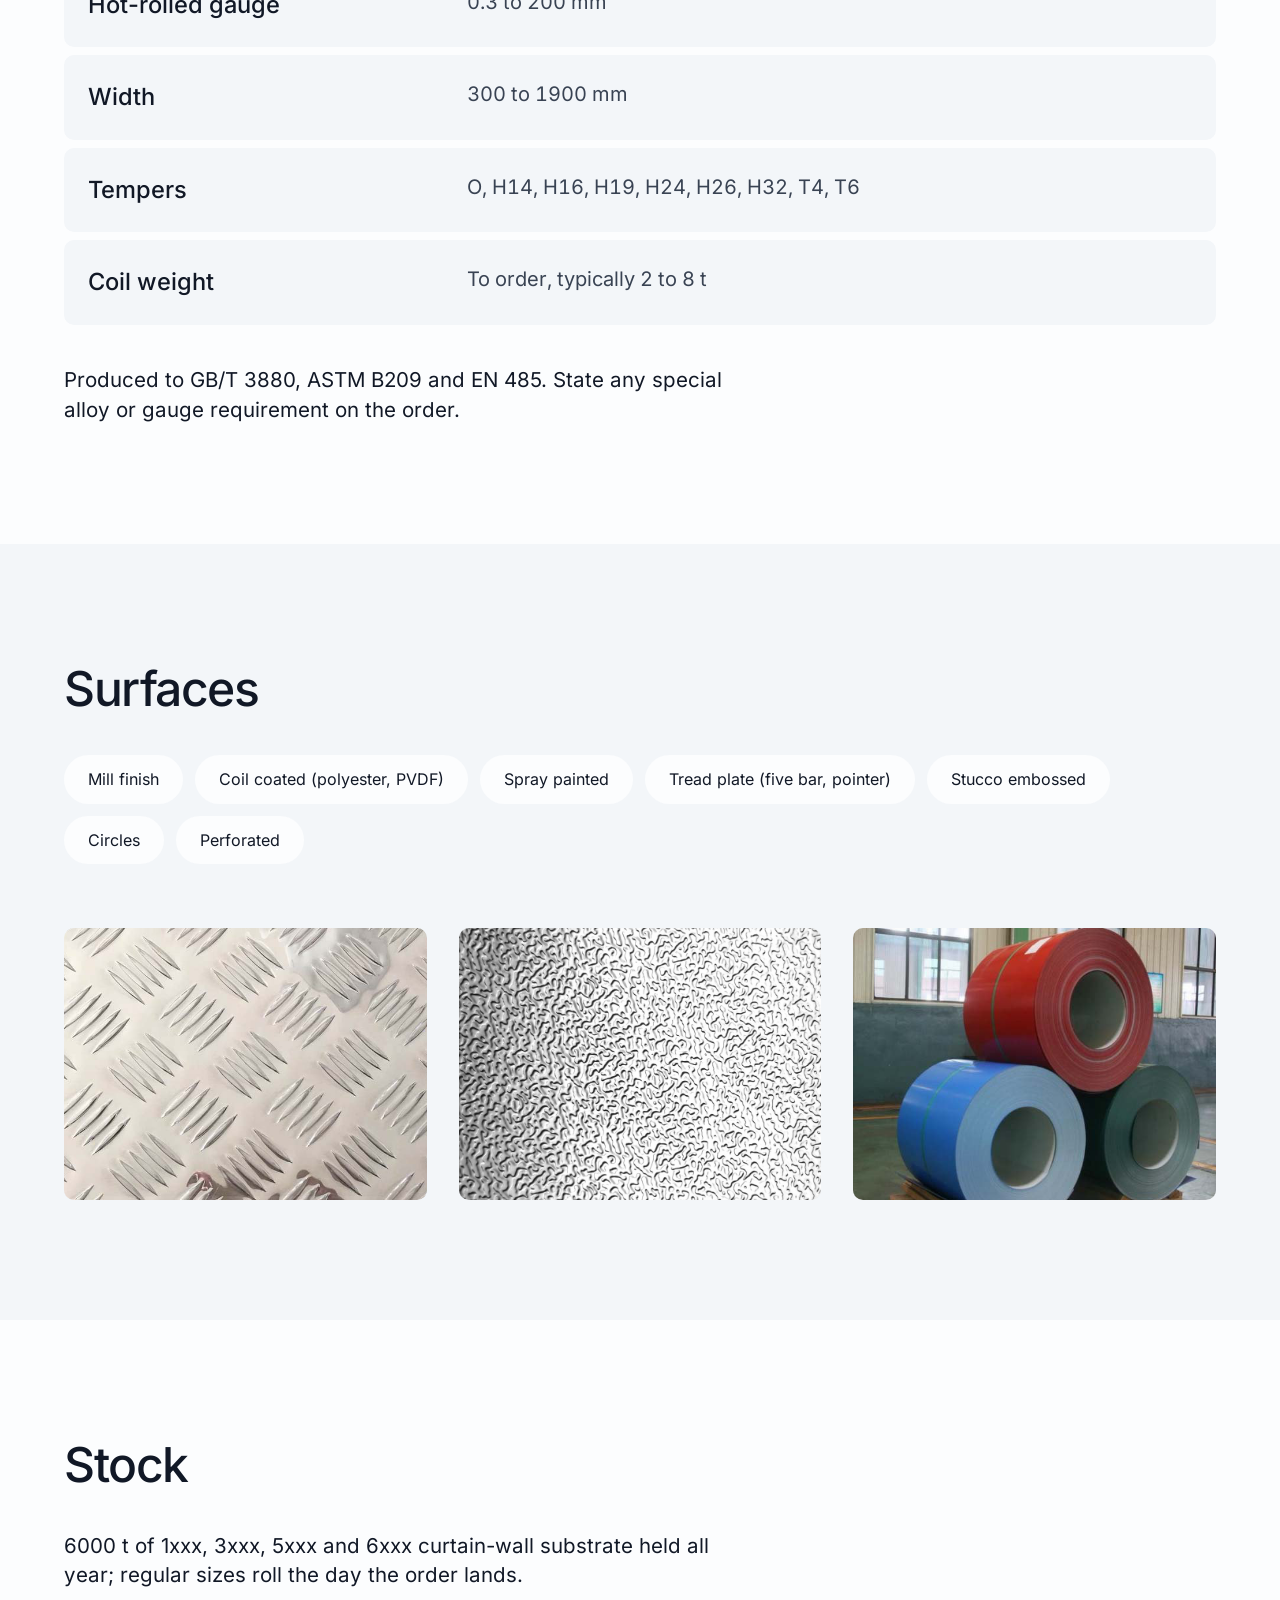
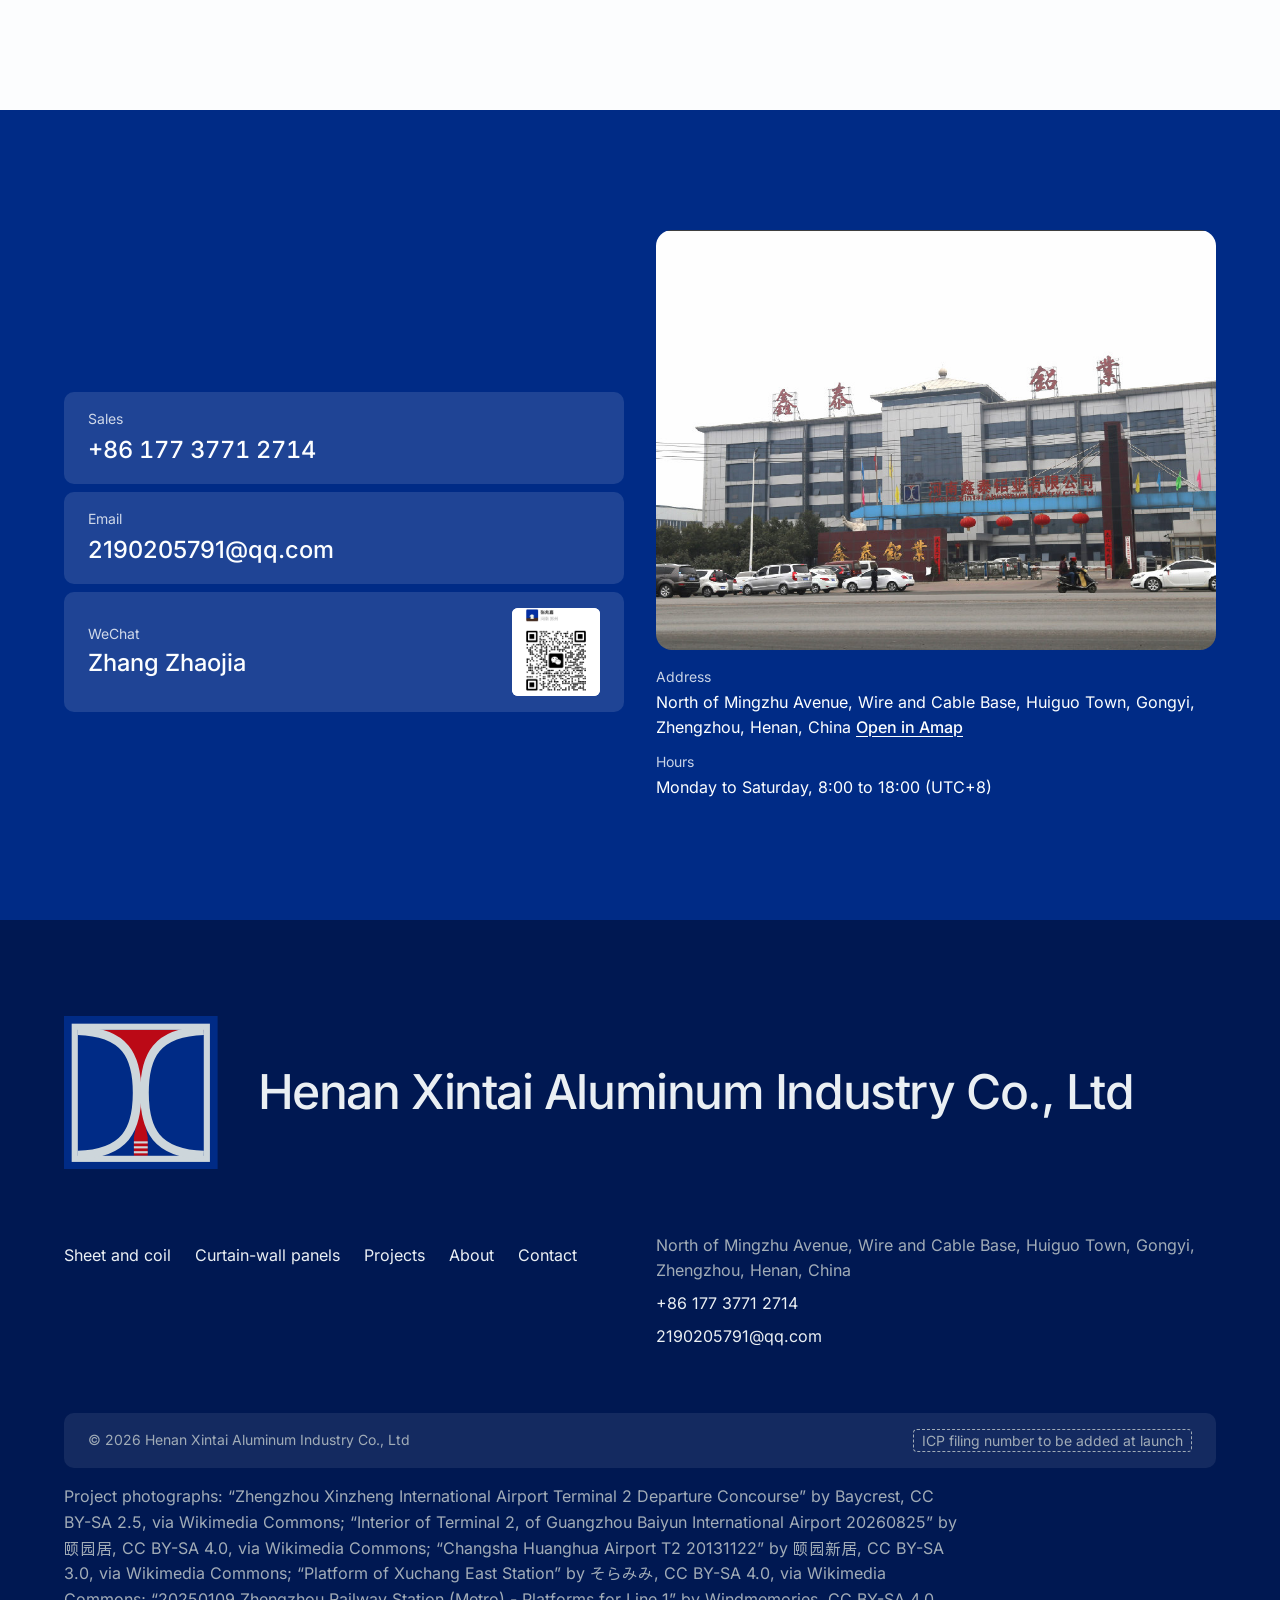
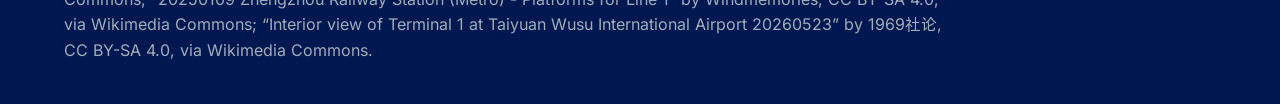
<file: en/products/sheet-coil/index.html>
<!DOCTYPE html><html lang="en" class="xQu8lq_variable XcACya_variable"><head><meta charSet="utf-8"/><meta name="viewport" content="width=device-width, initial-scale=1"/><link rel="preload" href="/_next/static/media/inter_latin_wght-s.p.0gsaq8ukbf34m.woff2" as="font" crossorigin="" type="font/woff2"/><link rel="preload" href="/_next/static/media/puhuiti_55-s.p.4402fbn1cs9l2.woff2" as="font" crossorigin="" type="font/woff2"/><link rel="preload" href="/_next/static/media/puhuiti_65-s.p.22xmm4lip3usy.woff2" as="font" crossorigin="" type="font/woff2"/><link rel="stylesheet" href="/_next/static/chunks/1a0ej_q9n5fee.css" data-precedence="next"/><link rel="preload" as="script" fetchPriority="low" href="/_next/static/chunks/1x6obpmlu1_c2.js"/><script src="/_next/static/chunks/2rq17bbyxsfng.js" async=""></script><script src="/_next/static/chunks/3wbm-994r45kr.js" async=""></script><script src="/_next/static/chunks/3--x-72jjb_q9.js" async=""></script><script src="/_next/static/chunks/turbopack-3-ry682tkyiqk.js" async=""></script><script src="/_next/static/chunks/0umf92h1sb77c.js" async=""></script><script src="/_next/static/chunks/3f8eg8-eeubav.js" async=""></script><script src="/_next/static/chunks/2bqokf3v_fvp8.js" async=""></script><title>Sheet and coil · Xintai Aluminum</title><meta name="description" content="Cast coil, hot-rolled plate, cold-rolled coil and coated coil, 1xxx to 6xxx, supplied by alloy and temper."/><link rel="icon" href="/favicon.ico?favicon.117ezoe8m31dk.ico" sizes="48x48" type="image/x-icon"/><meta name="next-size-adjust" content=""/><script src="/_next/static/chunks/0cz1d0mv5g_q7.js" noModule=""></script></head><body><div hidden=""><!--$--><!--/$--></div><header class="nav"><div class="container nav__row"><nav class="nav__group nav__group--left" aria-label="Products"><ul class="nav__links"><li><a href="/en/products/sheet-coil/" aria-current="page">Sheet and coil</a></li><li><a href="/en/products/curtain-wall/">Curtain-wall panels</a></li><li><a href="/en/projects/">Projects</a></li></ul></nav><a class="nav__brand" href="/en/" aria-label="Henan Xintai Aluminum Industry Co., Ltd"><svg class="logo" width="36" height="36" viewBox="0 0 100 100" focusable="false" role="img" aria-label="Henan Xintai Aluminum Industry Co., Ltd"><rect width="100" height="100" fill="var(--color-brand)"></rect><path d="M9 9 H91 V9.5 C60 10.5 52.4 26 52.4 50 H47.6 C47.6 26 40 10.5 9 9.5 Z" fill="var(--color-brand-red)"></path><path d="M50 56 L54.5 79 V91 H45.5 V79 Z" fill="var(--color-brand-red)"></path><g fill="var(--color-brand-silver)"><rect x="45.5" y="81.6" width="9" height="1.4"></rect><rect x="45.5" y="84.8" width="9" height="1.4"></rect><rect x="45.5" y="88" width="9" height="1.4"></rect></g><g fill="none" stroke="var(--color-brand-silver)"><rect x="7" y="7" width="86" height="86" stroke-width="4"></rect><path d="M9 9.5 C40 10.5 47.6 26 47.6 50 C47.6 74 40 89.5 9 90.5" stroke-width="5.6"></path><path d="M91 9.5 C60 10.5 52.4 26 52.4 50 C52.4 74 60 89.5 91 90.5" stroke-width="5.6"></path></g></svg><span>Xintai Aluminum</span></a><div class="nav__group nav__group--right"><nav aria-label="Menu"><ul class="nav__links"><li><a href="/en/about/">About</a></li><li><a href="/en/contact/">Contact</a></li></ul></nav><a class="nav__lang" href="/products/sheet-coil/" lang="zh-CN" hrefLang="zh-CN">中文</a><a class="nav__phone num" href="tel:+8617737712714">+86 177 3771 2714</a></div><button type="button" class="nav__toggle" aria-expanded="false" aria-controls="nav-menu"><span class="visually-hidden">Menu</span><svg width="24" height="24" viewBox="0 0 24 24" aria-hidden="true" fill="none" stroke="currentColor" stroke-width="2" stroke-linecap="round"><path d="M4 7h16M4 12h16M4 17h16"></path></svg></button></div><div class="nav__menu" id="nav-menu" hidden=""><ul class="nav__links nav__links--menu"><li><a href="/en/products/sheet-coil/" aria-current="page">Sheet and coil</a></li><li><a href="/en/products/curtain-wall/">Curtain-wall panels</a></li><li><a href="/en/projects/">Projects</a></li><li><a href="/en/about/">About</a></li><li><a href="/en/contact/">Contact</a></li><li><a href="/products/sheet-coil/" lang="zh-CN">中文</a></li><li><a href="tel:+8617737712714" class="num">+86 177 3771 2714</a></li></ul></div></header><main id="main"><section class="chapter chapter--night page-head" data-tone="dark"><div class="container"><h1>Sheet and coil</h1><p class="lead">Cast coil, hot-rolled plate, cold-rolled coil and coated coil, 1xxx to 6xxx, supplied by alloy and temper.</p></div></section><section class="chapter chapter--paper section" data-tone="light"><div class="container"><div class="clip about-figure"><video muted="" loop="" playsInline="" preload="metadata" poster="/media/coilrows.jpg" aria-label="铝卷仓库通道" width="1440" height="600"><source src="/media/coilrows.mp4" type="video/mp4"/></video><button type="button" class="clip__pause" aria-pressed="false">Pause</button></div></div></section><section class="chapter chapter--paper section" data-tone="light" aria-labelledby="spec-title"><div class="container"><h2 id="spec-title">Supply range</h2><dl class="rows"><div><dt>Series</dt><dd class="num">1xxx, 3xxx, 5xxx, 6xxx</dd></div><div><dt>Continuous-cast gauge</dt><dd class="num">0.15 to 6.0 mm</dd></div><div><dt>Hot-rolled gauge</dt><dd class="num">0.3 to 200 mm</dd></div><div><dt>Width</dt><dd class="num">300 to 1900 mm</dd></div><div><dt>Tempers</dt><dd class="num">O, H14, H16, H19, H24, H26, H32, T4, T6</dd></div><div><dt>Coil weight</dt><dd class="num">To order, typically 2 to 8 t</dd></div></dl><p class="lead" style="margin-top:var(--space-xl)">Produced to GB/T 3880, ASTM B209 and EN 485. State any special alloy or gauge requirement on the order.</p></div></section><section class="chapter chapter--silver section" data-tone="light" aria-labelledby="finish-title"><div class="container"><h2 id="finish-title">Surfaces</h2><ul class="chips"><li>Mill finish</li><li>Coil coated (polyester, PVDF)</li><li>Spray painted</li><li>Tread plate (five bar, pointer)</li><li>Stucco embossed</li><li>Circles</li><li>Perforated</li></ul><div class="types" style="margin-top:var(--space-2xl)"><figure><img src="/photos/tread-plate.jpg" alt="五条筋花纹板" width="735" height="461" loading="lazy"/></figure><figure><img src="/photos/stucco.jpg" alt="压花铝板" width="918" height="782" loading="lazy"/></figure><figure><img src="/photos/colour-coils.jpg" alt="彩涂铝卷" width="552" height="507" loading="lazy"/></figure></div></div></section><section class="chapter chapter--paper section" data-tone="light" aria-labelledby="stock-title"><div class="container"><h2 id="stock-title">Stock</h2><p class="lead">6000 t of 1xxx, 3xxx, 5xxx and 6xxx curtain-wall substrate held all year; regular sizes roll the day the order lands.</p></div></section><section class="band band--brand contact" aria-labelledby="contact-title"><div class="container split split--even"><div class="split__text"><h2 id="contact-title" data-reveal="true">Contact us</h2><div class="cells" data-reveal="true" style="--i:2"><a class="cell" href="tel:+8617737712714"><small>Sales</small><strong class="num">+86 177 3771 2714</strong></a><a class="cell" href="mailto:2190205791@qq.com"><small>Email</small><strong>2190205791@qq.com</strong></a><div class="cell cell--qr"><div><small>WeChat</small><strong>Zhang Zhaojia</strong></div><img src="/photos/wechat-qr.jpg" alt="销售微信二维码" width="88" height="88" loading="lazy"/></div></div></div><div class="split__proof"><div class="proof"><img class="" src="/photos/factory-front.jpg" alt="鑫泰铝业厂区正门与办公楼" width="1075" height="663" loading="lazy"/></div><dl class="contact__meta"><div><dt>Address</dt><dd>North of Mingzhu Avenue, Wire and Cable Base, Huiguo Town, Gongyi, Zhengzhou, Henan, China<!-- --> <a class="textlink" href="https://uri.amap.com/search?keyword=%E6%B2%B3%E5%8D%97%E9%91%AB%E6%B3%B0%E9%93%9D%E4%B8%9A%E6%9C%89%E9%99%90%E5%85%AC%E5%8F%B8&amp;city=%E5%B7%A9%E4%B9%89" target="_blank" rel="noopener">Open in Amap</a></dd></div><div><dt>Hours</dt><dd>Monday to Saturday, 8:00 to 18:00 (UTC+8)</dd></div></dl></div></div></section><!--$--><!--/$--></main><footer class="footer chapter chapter--night" data-tone="dark"><div class="container"><div class="footer__mark"><svg class="logo" width="240" height="240" viewBox="0 0 100 100" focusable="false" role="img" aria-label="Henan Xintai Aluminum Industry Co., Ltd"><rect width="100" height="100" fill="var(--color-brand)"></rect><path d="M9 9 H91 V9.5 C60 10.5 52.4 26 52.4 50 H47.6 C47.6 26 40 10.5 9 9.5 Z" fill="var(--color-brand-red)"></path><path d="M50 56 L54.5 79 V91 H45.5 V79 Z" fill="var(--color-brand-red)"></path><g fill="var(--color-brand-silver)"><rect x="45.5" y="81.6" width="9" height="1.4"></rect><rect x="45.5" y="84.8" width="9" height="1.4"></rect><rect x="45.5" y="88" width="9" height="1.4"></rect></g><g fill="none" stroke="var(--color-brand-silver)"><rect x="7" y="7" width="86" height="86" stroke-width="4"></rect><path d="M9 9.5 C40 10.5 47.6 26 47.6 50 C47.6 74 40 89.5 9 90.5" stroke-width="5.6"></path><path d="M91 9.5 C60 10.5 52.4 26 52.4 50 C52.4 74 60 89.5 91 90.5" stroke-width="5.6"></path></g></svg><h2>Henan Xintai Aluminum Industry Co., Ltd</h2></div><div class="footer__cols"><ul class="footer__links"><li><a href="/en/products/sheet-coil/">Sheet and coil</a></li><li><a href="/en/products/curtain-wall/">Curtain-wall panels</a></li><li><a href="/en/projects/">Projects</a></li><li><a href="/en/about/">About</a></li><li><a href="/en/contact/">Contact</a></li></ul><div class="footer__contact"><p>North of Mingzhu Avenue, Wire and Cable Base, Huiguo Town, Gongyi, Zhengzhou, Henan, China</p><p><a href="tel:+8617737712714">+86 177 3771 2714</a></p><p><a href="mailto:2190205791@qq.com">2190205791@qq.com</a></p></div></div><div class="footer__legal"><span>© 2026 Henan Xintai Aluminum Industry Co., Ltd</span><span class="fill" data-fill="icp">ICP filing number to be added at launch</span></div><p class="footer__credits" data-credits="true">Project photographs<!-- -->: <span>“Zhengzhou Xinzheng International Airport Terminal 2 Departure Concourse” by Baycrest, CC BY-SA 2.5, via Wikimedia Commons<!-- -->; </span><span>“Interior of Terminal 2, of Guangzhou Baiyun International Airport 20260825” by 颐园居, CC BY-SA 4.0, via Wikimedia Commons<!-- -->; </span><span>“Changsha Huanghua Airport T2 20131122” by 颐园新居, CC BY-SA 3.0, via Wikimedia Commons<!-- -->; </span><span>“Platform of Xuchang East Station” by そらみみ, CC BY-SA 4.0, via Wikimedia Commons<!-- -->; </span><span>“20250109 Zhengzhou Railway Station (Metro) - Platforms for Line 1” by Windmemories, CC BY-SA 4.0, via Wikimedia Commons<!-- -->; </span><span>“Interior view of Terminal 1 at Taiyuan Wusu International Airport 20260523” by 1969社论, CC BY-SA 4.0, via Wikimedia Commons<!-- -->.</span></p></div></footer><span class="visually-hidden">Henan Xintai Aluminum Industry Co., Ltd</span><script id="_R_">(globalThis["TURBOPACK"] || (globalThis["TURBOPACK"] = [])).push({"otherChunks":["static/chunks/1x6obpmlu1_c2.js","static/chunks/2rq17bbyxsfng.js","static/chunks/3wbm-994r45kr.js","static/chunks/3--x-72jjb_q9.js"],"runtimeModuleIds":[94553]});</script><script src="/_next/static/chunks/1x6obpmlu1_c2.js" async=""></script><script>(self.__next_f=self.__next_f||[]).push([0])</script><script>self.__next_f.push([1,"1:\"$Sreact.fragment\"\n2:\"/_next/static/chunks/0umf92h1sb77c.js\"\n3:I[39756,[\"$2\"],\"default\"]\n4:I[37457,[\"$2\"],\"default\"]\n8:\"/_next/static/chunks/3f8eg8-eeubav.js\"\n9:I[84834,[\"$8\"],\"Nav\"]\n18:\"ViewportBoundary\"\n19:I[97367,[\"$2\"],\"$18\"]\n1b:\"MetadataBoundary\"\n1c:I[97367,[\"$2\"],\"$1b\"]\n1d:\"$Sreact.suspense\"\n1f:I[68027,[],\"default\",1]\n:HL[\"/_next/static/chunks/1a0ej_q9n5fee.css\",\"style\"]\n:HL[\"/_next/static/media/inter_latin_wght-s.p.0gsaq8ukbf34m.woff2\",\"font\",{\"crossOrigin\":\"\",\"type\":\"font/woff2\"}]\n:HL[\"/_next/static/media/puhuiti_55-s.p.4402fbn1cs9l2.woff2\",\"font\",{\"crossOrigin\":\"\",\"type\":\"font/woff2\"}]\n:HL[\"/_next/static/media/puhuiti_65-s.p.22xmm4lip3usy.woff2\",\"font\",{\"crossOrigin\":\"\",\"type\":\"font/woff2\"}]\n5:X\n16:[[\"children\",{\"s\":\"__PAGE__\",\"h\":512,\"d\":{\"r\":\"$L17\",\"p\":false,\"v\":null}}]]\n14:[[\"children\",{\"s\":\"sheet-coil\",\"h\":512,\"d\":{\"r\":\"$L15\",\"p\":false,\"v\":\"$5\"},\"c\":\"$Q16\"}]]\n12:[[\"children\",{\"s\":\"products\",\"h\":512,\"d\":{\"r\":\"$L13\",\"p\":false,\"v\":\"$5\"},\"c\":\"$Q14\"}]]\n7:[[\"children\",{\"s\":\"en\",\"h\":528,\"d\":{\"r\":[\"$\",\"$1\",\"c\",{\"children\":[[[\"$\",\"link\",\"0\",{\"rel\":\"stylesheet\",\"href\":\"/_next/static/chunks/1a0ej_q9n5fee.css\",\"precedence\":\"next\",\"crossOrigin\":\"$undefined\",\"nonce\":\"$undefined\"}],[\"$\",\"script\",\"script-0\",{\"src\":\"/_next/static/chunks/3f8eg8-eeubav.js\",\"async\":true,\"nonce\":\"$undefined\"}]],[\"$\",\"html\",null,{\"lang\":\"en\",\"className\":\"xQu8lq_variable XcACya_variable\",\"children\":[\"$\",\"body\",null,{\"children\":[[\"$\",\"$L9\",null,{\"lang\":\"en\"}],[\"$\",\"main\",null,{\"id\":\"main\",\"children\":[\"$\",\"$L3\",null,{\"parallelRouterKey\":\"children\",\"error\":\"$undefined\",\"errorStyles\":\"$undefined\",\"errorScripts\":\"$undefined\",\"template\":[\"$\",\"$L4\",null,{}],\"templateStyles\":\"$undefined\",\"templateScripts\":\"$undefined\",\"notFound\":\"$undefined\",\"forbidden\":\"$undefined\",\"unauthorized\":\"$undefined\"}]}],[\"$\",\"footer\",null,{\"className\":\"footer chapter chapter--night\",\"data-tone\":\"dark\",\"children\":[\"$\",\"div\",null,{\"className\":\"container\",\"children\":[[\"$\",\"div\",null,{\"className\":\"footer__mark\",\"children\":[[\"$\",\"svg\",null,{\"className\":\"logo\",\"width\":240,\"height\":240,\"viewBox\":\"0 0 100 100\",\"focusable\":\"false\",\"role\":\"img\",\"aria-label\":\"Henan Xintai Aluminum Industry Co., Ltd\",\"children\":[[\"$\",\"rect\",null,{\"width\":\"100\",\"height\":\"100\",\"fill\":\"var(--color-brand)\"}],[\"$\",\"path\",null,{\"d\":\"M9 9 H91 V9.5 C60 10.5 52.4 26 52.4 50 H47.6 C47.6 26 40 10.5 9 9.5 Z\",\"fill\":\"var(--color-brand-red)\"}],[\"$\",\"path\",null,{\"d\":\"M50 56 L54.5 79 V91 H45.5 V79 Z\",\"fill\":\"var(--color-brand-red)\"}],[\"$\",\"g\",null,{\"fill\":\"var(--color-brand-silver)\",\"children\":[[\"$\",\"rect\",null,{\"x\":\"45.5\",\"y\":\"81.6\",\"width\":\"9\",\"height\":\"1.4\"}],[\"$\",\"rect\",null,{\"x\":\"45.5\",\"y\":\"84.8\",\"width\":\"9\",\"height\":\"1.4\"}],[\"$\",\"rect\",null,{\"x\":\"45.5\",\"y\":\"88\",\"width\":\"9\",\"height\":\"1.4\"}]]}],[\"$\",\"g\",null,{\"fill\":\"none\",\"stroke\":\"var(--color-brand-silver)\",\"children\":[[\"$\",\"rect\",null,{\"x\":\"7\",\"y\":\"7\",\"width\":\"86\",\"height\":\"86\",\"strokeWidth\":\"4\"}],[\"$\",\"path\",null,{\"d\":\"M9 9.5 C40 10.5 47.6 26 47.6 50 C47.6 74 40 89.5 9 90.5\",\"strokeWidth\":\"5.6\"}],[\"$\",\"path\",null,{\"d\":\"M91 9.5 C60 10.5 52.4 26 52.4 50 C52.4 74 60 89.5 91 90.5\",\"strokeWidth\":\"5.6\"}]]}]]}],[\"$\",\"h2\",null,{\"children\":\"Henan Xintai Aluminum Industry Co., Ltd\"}]]}],[\"$\",\"div\",null,{\"className\":\"footer__cols\",\"children\":[[\"$\",\"ul\",null,{\"className\":\"footer__links\",\"children\":[[\"$\",\"li\",\"/en/products/sheet-coil/\",{\"children\":[\"$\",\"a\",null,{\"href\":\"/en/products/sheet-coil/\",\"children\":\"Sheet and coil\"}]}],[\"$\",\"li\",\"/en/products/curtain-wall/\",{\"children\":[\"$\",\"a\",null,{\"href\":\"/en/products/curtain-wall/\",\"children\":\"Curtain-wall panels\"}]}],\"$La\",\"$Lb\",\"$Lc\"]}],\"$Ld\"]}],\"$Le\",\"$Lf\"]}]}],\"$L10\",\"$L11\"]}]}]]}],\"p\":false,\"v\":null},\"c\":\"$Q12\"}]]\n6:[[\"children\",{\"s\":\"(en)\",\"h\":528,\"d\":{\"r\":[\"$\",\"$1\",\"c\",{\"children\":[null,[\"$\",\"$L3\",null,{\"parallelRouterKey\":\"children\",\"error\":\"$undefined\",\"errorStyles\":\"$undefined\",\"errorScripts\":\"$undefined\",\"template\":[\"$\",\"$L4\",null,{}],\"templateStyles\":\"$undefined\",\"templateScripts\":\"$undefined\",\"notFound\":[[[\"$\",\"title\",null,{\"children\":\"404: This page could not be found.\"}],[\"$\",\"div\",null,{\"style\":\"$0:t:t:d:r:props:children:1:props:notFound:0:1:props:style\",\"children\":[\"$\",\"div\",null,{\"children\":[[\"$\",\"style\",null,{\"dangerouslySetInnerHTML\":{\"__html\":\"body{color:#000;background:#fff;margin:0}.next-error-h1{border-right:1px solid rgba(0,0,0,.3)}@media (prefers-color-scheme:dark){body{color:#fff;background:#000}.next-error-h1{border-right:1px solid rgba(255,255,255,.3)}}\"}}],[\"$\",\"h1\",null,{\"className\":\"next-error-h1\",\"style\":\"$0:t:t:d:r:props:children:1:props:notFound:0:1:props:children:props:children:1:props:style\",\"children\":404}],[\"$\",\"div\",null,{\"style\":\"$0:t:t:d:r:props:children:1:props:notFound:0:1:props:children:props:children:2:props:style\",\"children\":[\"$\",\"h2\",null,{\"style\":\"$0:t:t:d:r:props:children:1:props:notFound:0:1:props:children:props:children:2:props:children:props:style\",\"children\":\"This page could not be found.\"}]}]]}]}]],[]],\"forbidden\":\"$undefined\",\"unauthorized\":\"$undefined\"}]]}],\"p\":false,\"v\":\"$5\"},\"c\":\"$Q7\"}]]\n0:{\"P\":null,\"c\":[\"\",\"en\",\"products\",\"sheet-coil\",\"\"],\"q\":\"\",\"i\":false,\"t\":{\"t\":{\"s\":\"\",\"h\":528,\"d\":{\"r\":[\"$\",\"$1\",\"c\",{\"children\":[null,[\"$\",\"$L3\",null,{\"parallelRouterKey\":\"children\",\"error\":\"$undefined\",\"errorStyles\":\"$undefined\",\"errorScripts\":\"$undefined\",\"template\":[\"$\",\"$L4\",null,{}],\"templateStyles\":\"$undefined\",\"templateScripts\":\"$undefined\",\"notFound\":[[[\"$\",\"title\",null,{\"children\":\"404: This page could not be found.\"}],[\"$\",\"div\",null,{\"style\":{\"fontFamily\":\"system-ui,\\\"Segoe UI\\\",Roboto,Helvetica,Arial,sans-serif,\\\"Apple Color Emoji\\\",\\\"Segoe UI Emoji\\\"\",\"height\":\"100vh\",\"textAlign\":\"center\",\"display\":\"flex\",\"flexDirection\":\"column\",\"alignItems\":\"center\",\"justifyContent\":\"center\"},\"children\":[\"$\",\"div\",null,{\"children\":[[\"$\",\"style\",null,{\"dangerouslySetInnerHTML\":{\"__html\":\"body{color:#000;background:#fff;margin:0}.next-error-h1{border-right:1px solid rgba(0,0,0,.3)}@media (prefers-color-scheme:dark){body{color:#fff;background:#000}.next-error-h1{border-right:1px solid rgba(255,255,255,.3)}}\"}}],[\"$\",\"h1\",null,{\"className\":\"next-error-h1\",\"style\":{\"display\":\"inline-block\",\"margin\":\"0 20px 0 0\",\"padding\":\"0 23px 0 0\",\"fontSize\":24,\"fontWeight\":500,\"verticalAlign\":\"top\",\"lineHeight\":\"49px\"},\"children\":404}],[\"$\",\"div\",null,{\"style\":{\"display\":\"inline-block\"},\"children\":[\"$\",\"h2\",null,{\"style\":{\"fontSize\":14,\"fontWeight\":400,\"lineHeight\":\"49px\",\"margin\":0},\"children\":\"This page could not be found.\"}]}]]}]}]],[]],\"forbidden\":\"$undefined\",\"unauthorized\":\"$undefined\"}]]}],\"p\":false,\"v\":\"$5\"},\"c\":\"$Q6\"},\"h\":{\"r\":[\"$\",\"$1\",\"h\",{\"children\":[null,[\"$\",\"$L19\",null,{\"children\":\"$L1a\"}],[\"$\",\"$L1c\",null,{\"children\":[[\"$\",\"div\",null,{\"hidden\":true,\"children\":[\"$\",\"$1d\",null,{\"name\":\"Next.Metadata\",\"children\":\"$L1e\"}]}],null]}],[\"$\",\"meta\",null,{\"name\":\"next-size-adjust\",\"content\":\"\"}]]}],\"p\":false,\"v\":null}},\"m\":\"$undefined\",\"G\":[\"$1f\",[]],\"S\":true,\"r\":\"$undefined\",\"s\":\"$undefined\",\"a\":\"$undefined\",\"l\":\"$undefined\",\"p\":\"$undefined\",\"d\":\"$undefined\",\"b\":\"LdM-JXoPRak29Cl_cwbgb\"}\n20:I[97866,[\"$8\"],\"Effects\"]\n21:\"/_next/static/chunks/2bqokf3v_fvp8.js\"\n22:I[62138,[\"$8\",\"$21\"],\"Clip\"]\n5:C\na:[\"$\",\"li\",\"/en/projects/\",{\"children\":[\"$\",\"a\",null,{\"href\":\"/en/projects/\",\"children\":\"Projects\"}]}]\nb:[\"$\",\"li\",\"/en/about/\",{\"children\":[\"$\",\"a\",null,{\"href\":\"/en/about/\",\"children\":\"About\"}]}]\nc:[\"$\",\"li\",\"/en/contact/\",{\"children\":[\"$\",\"a\",null,{\"href\":\"/en/contact/\",\"children\":\"Contact\"}]}]\nd:[\"$\",\"div\",null,{\"className\":\"footer__contact\",\"children\":[[\"$\",\"p\",null,{\"children\":\"North of Mingzhu Avenue, Wire and Cable Base, Huiguo Town, Gongyi, Zhengzhou, Henan, China\"}],[\"$\",\"p\",null,{\"children\":[\"$\",\"a\",null,{\"href\":\"tel:+8617737712714\",\"children\":\"+86 177 3771 2714\"}]}],[\"$\",\"p\",null,{\"children\":[\"$\",\"a\",null,{\"href\":\"mailto:2190205791@qq.com\",\"children\":\"2190205791@qq.com\"}]}]]}]\ne:[\"$\",\"div\",null,{\"className\":\"footer__legal\",\"children\":[[\"$\",\"span\",null,{\"children\":\"© 2026 Henan Xintai Aluminum Industry Co., Ltd\"}],[\"$\",\"span\",null,{\"className\":\"fill\",\"data-fill\":\"icp\",\"children\":\"ICP filing number to be added at launch\"}]]}]\nf:[\"$\",\"p\",null,{\"className\":\"footer__credits\",\"data-credits\":true,\"children\":[\"Project photographs\",\": \",[[\"$\",\"span\",\"/photos/zhengzhou-xinzheng-t2.jpg\",{\"children\":[\"“Zhengzhou Xinzheng International Airport Terminal 2 Departure Concourse” by Baycrest, CC BY-SA 2.5, via Wikimedia Commons\",\"; \"]}],[\"$\",\"span\",\"/photos/guangzhou-baiyun-t2.jpg\",{\"children\":[\"“Interior of Terminal 2, of Guangzhou Baiyun International Airport 20260825” by 颐园居, CC BY-SA 4.0, via Wikimedia Commons\",\"; \"]}],[\"$\",\"span\",\"/photos/changsha-airport-t2.jpg\",{\"children\":[\"“Changsha Huanghua Airport T2 20131122” by 颐园新居, CC BY-SA 3.0, via Wikimedia Commons\",\"; \"]}],[\"$\",\"span\",\"/photos/xuchang-east-station.jpg\",{\"children\":[\"“Platform of Xuchang East Station” by そらみみ, CC BY-SA 4.0, via Wikimedia Commons\",\"; \"]}],[\"$\",\"span\",\"/photos/zhengzhou-metro-line1.jpg\",{\"children\":[\"“20250109 Zhengzhou Railway Station (Metro) - Platforms for Line 1” by Windmemories, CC BY-SA 4.0, via Wikimedia Commons\",\"; \"]}],[\"$\",\"span\",\"/photos/taiyuan-wusu-t1.jpg\",{\"children\":[\"“Interior view of Terminal 1 at Taiyuan Wusu International Airport 20260523” by 1969社论, CC BY-SA 4.0, via Wikimedia Commons\",\".\"]}]]]}]\n10:[\"$\",\"$L20\",null,{}]\n11:[\"$\",\"span\",null,{\"className\":\"visually-hidden\",\"children\":\"Henan Xintai Aluminum Industry Co., Ltd\"}]\n13:[\"$\",\"$1\",\"c\",{\"children\":[null,[\"$\",\"$L3\",null,{\"parallelRouterKey\":\"children\",\"error\":\"$undefined\",\"errorStyles\":\"$undefined\",\"errorScripts\":\"$undefined\",\"template\":[\"$\",\"$L4\",null,{}],\"templateStyles\":\"$undefined\",\"templateScripts\":\"$undefined\",\"notFound\":\"$undefined\",\"forbidden\":\"$undefined\",\"unauthorized\":\"$undefined\"}]]}]\n15:[\"$\",\"$1\",\"c\",{\"children\":[null,[\"$\",\"$L3\",null,{\"parallelRouterKey\":\"children\",\"error\":\"$undefined\",\"errorStyles\":\"$undefined\",\"errorScripts\":\"$undefined\",\"template\":[\"$\",\"$L4\",null,{}],\"templateStyles\":\"$undefined\",\"templateScripts\":\"$undefined\",\"notFound\":\"$undefined\",\"forbidden\":\"$undefined\",\"unauthorized\":\"$undefined\"}]]}]\n17:[\"$\",\"$1\",\"c\",{\"children\":[[[\"$\",\"section\",null,{\"className\":\"chapter chapter--night page-head\",\"data-tone\":\"dark\",\"children\":[\"$\",\"div\",null,{\"className\":\"container\",\"children\":[[\"$\",\"h1\",null,{\"children\":\"Sheet and coil\"}],[\"$\",\"p\",null,{\"className\":\"lead\",\"children\":\"Cast coil, hot-rolled plate, cold-rolled coil and coated coil, 1xxx to 6xxx, supplied by alloy and temper.\"}]]}]}],[\"$\",\"section\",null,{\"className\":\"chapter chapter--paper section\",\"data-tone\":\"light\",\"children\":[\"$\",\"div\",null,{\"className\":\"container\",\"children\":[\"$\",\"$L22\",null,{\"clip\":{\"video\":\"/media/coilrows.mp4\",\"poster\":\"/media/coilrows.jpg\"},\"className\":\"about-figure\",\"label\":\"铝卷仓库通道\",\"pauseLabel\":\"Pause\",\"playLabel\":\"Play\"}]}]}],[\"$\",\"section\",null,{\"className\":\"chapter chapter--paper section\",\"data-tone\":\"light\",\"aria-labelledby\":\"spec-title\",\"children\":[\"$\",\"div\",null,{\"className\":\"container\",\"children\":[[\"$\",\"h2\",null,{\"id\":\"spec-title\",\"children\":\"Supply range\"}],[\"$\",\"dl\",null,{\"className\":\"rows\",\"children\":[[\"$\",\"div\",\"Series\",{\"children\":[[\"$\",\"dt\",null,{\"children\":\"Series\"}],[\"$\",\"dd\",null,{\"className\":\"num\",\"children\":\"1xxx, 3xxx, 5xxx, 6xxx\"}]]}],[\"$\",\"div\",\"Continuous-cast gauge\",{\"children\":[[\"$\",\"dt\",null,{\"children\":\"Continuous-cast gauge\"}],[\"$\",\"dd\",null,{\"className\":\"num\",\"children\":\"0.15 to 6.0 mm\"}]]}],[\"$\",\"div\",\"Hot-rolled gauge\",{\"children\":[[\"$\",\"dt\",null,{\"children\":\"Hot-rolled gauge\"}],[\"$\",\"dd\",null,{\"className\":\"num\",\"children\":\"0.3 to 200 mm\"}]]}],[\"$\",\"div\",\"Width\",{\"children\":[[\"$\",\"dt\",null,{\"children\":\"Width\"}],[\"$\",\"dd\",null,{\"className\":\"num\",\"children\":\"300 to 1900 mm\"}]]}],[\"$\",\"div\",\"Tempers\",{\"children\":[[\"$\",\"dt\",null,{\"children\":\"Tempers\"}],[\"$\",\"dd\",null,{\"className\":\"num\",\"children\":\"O, H14, H16, H19, H24, H26, H32, T4, T6\"}]]}],[\"$\",\"div\",\"Coil weight\",{\"children\":[[\"$\",\"dt\",null,{\"children\":\"Coil weight\"}],[\"$\",\"dd\",null,{\"className\":\"num\",\"children\":\"To order, typically 2 to 8 t\"}]]}]]}],[\"$\",\"p\",null,{\"className\":\"lead\",\"style\":{\"marginTop\":\"var(--space-xl)\"},\"children\":\"Produced to GB/T 3880, ASTM B209 and EN 485. State any special alloy or gauge requirement on the order.\"}]]}]}],[\"$\",\"section\",null,{\"className\":\"chapter chapter--silver section\",\"data-tone\":\"light\",\"aria-labelledby\":\"finish-title\",\"children\":[\"$\",\"div\",null,{\"className\":\"container\",\"children\":[[\"$\",\"h2\",null,{\"id\":\"finish-title\",\"children\":\"Surfaces\"}],[\"$\",\"ul\",null,{\"className\":\"chips\",\"children\":[[\"$\",\"li\",\"Mill finish\",{\"children\":\"Mill finish\"}],[\"$\",\"li\",\"Coil coated (polyester, PVDF)\",{\"children\":\"Coil coated (polyester, PVDF)\"}],[\"$\",\"li\",\"Spray painted\",{\"children\":\"Spray painted\"}],[\"$\",\"li\",\"Tread plate (five bar, pointer)\",{\"children\":\"Tread plate (five bar, pointer)\"}],[\"$\",\"li\",\"Stucco embossed\",{\"children\":\"Stucco embossed\"}],[\"$\",\"li\",\"Circles\",{\"children\":\"Circles\"}],[\"$\",\"li\",\"Perforated\",{\"children\":\"Perforated\"}]]}],[\"$\",\"div\",null,{\"className\":\"types\",\"style\":{\"marginTop\":\"var(--space-2xl)\"},\"children\":[[\"$\",\"figure\",\"/photos/tread-plate.jpg\",{\"children\":[\"$\",\"img\",null,{\"src\":\"/photos/tread-plate.jpg\",\"alt\":\"五条筋花纹板\",\"width\":735,\"height\":461,\"loading\":\"lazy\"}]}],[\"$\",\"figure\",\"/photos/stucco.jpg\",{\"children\":[\"$\",\"img\",null,{\"src\":\"/photos/stucco.jpg\",\"alt\":\"压花铝板\",\"width\":918,\"height\":782,\"loading\":\"lazy\"}]}],[\"$\",\"figure\",\"/photos/colour-coils.jpg\",{\"children\":[\"$\",\"img\",null,{\"src\":\"/photos/colour-coils.jpg\",\"alt\":\"彩涂铝卷\",\"width\":552,\"height\":507,\"loading\":\"lazy\"}]}]]}]]}]}],[\"$\",\"section\",null,{\"className\":\"chapter chapter--paper section\",\"data-tone\":\"light\",\"aria-labelledby\":\"stock-title\",\"children\":[\"$\",\"div\",null,{\"className\":\"container\",\"children\":[[\"$\",\"h2\",null,{\"id\":\"stock-title\",\"children\":\"Stock\"}],[\"$\",\"p\",null,{\"className\":\"lead\",\"children\":\"6000 t of 1xxx, 3xxx, 5xxx and 6xxx curtain-wall substrate held all year; regular sizes roll the day the order lands.\"}]]}]}],[\"$\",\"section\",null,{\"className\":\"band band--brand contact\",\"aria-labelledby\":\"contact-title\",\"children\":[\"$\",\"div\",null,{\"className\":\"container split split--even\",\"children\":[[\"$\",\"div\",null,{\"className\":\"split__text\",\"children\":[[\"$\",\"h2\",null,{\"id\":\"contact-title\",\"data-reveal\":true,\"children\":\"Contact us\"}],\"\",[\"$\",\"div\",null,{\"className\":\"cells\",\"data-reveal\":true,\"style\":{\"--i\":2},\"children\":[[\"$\",\"a\",null,{\"className\":\"cell\",\"href\":\"tel:+8617737712714\",\"children\":[[\"$\",\"small\",null,{\"children\":\"Sales\"}],[\"$\",\"strong\",null,{\"className\":\"num\",\"children\":\"+86 177 3771 2714\"}]]}],[\"$\",\"a\",null,{\"className\":\"cell\",\"href\":\"mailto:2190205791@qq.com\",\"children\":[[\"$\",\"small\",null,{\"children\":\"Email\"}],[\"$\",\"strong\",null,{\"children\":\"2190205791@qq.com\"}]]}],[\"$\",\"div\",null,{\"className\":\"cell cell--qr\",\"children\":[\"$L23\",\"$L24\"]}]]}]]}],\"$L25\"]}]}]],[\"$L26\"],\"$L27\"]}]\n28:I[97367,[\"$2\"],\"OutletBoundary\"]\n23:[\"$\",\"div\",null,{\"children\":[[\"$\",\"small\",null,{\"children\":\"WeChat\"}],[\"$\",\"strong\",null,{\"children\":\"Zhang Zhaojia\"}]]}]\n24:[\"$\",\"img\",null,{\"src\":\"/photos/wechat-qr.jpg\",\"alt\":\"销售微信二维码\",\"width\":88,\"height\":88,\"loading\":\"lazy\"}]\n25:[\"$\",\"div\",null,{\"className\":\"split__proof\",\"children\":[[\"$\",\"div\",null,{\"className\":\"proof\",\"children\":[\"$\",\"img\",null,{\"className\":\"\",\"src\":\"/photos/factory-front.jpg\",\"alt\":\"鑫泰铝业厂区正门与办公楼\",\"width\":1075,\"height\":663,\"loading\":\"lazy\",\"sizes\":\"$undefined\"}]}],[\"$\",\"dl\",null,{\"className\":\"contact__meta\",\"children\":[[\"$\",\"div\",null,{\"children\":[[\"$\",\"dt\",null,{\"children\":\"Address\"}],[\"$\",\"dd\",null,{\"children\":[\"North of Mingzhu Avenue, Wire and Cable Base, Huiguo Town, Gongyi, Zhengzhou, Henan, China\",\" \",[\"$\",\"a\",null,{\"className\":\"textlink\",\"href\":\"https://uri.amap.com/search?keyword=%E6%B2%B3%E5%8D%97%E9%91%AB%E6%B3%B0%E9%93%9D%E4%B8%9A%E6%9C%89%E9%99%90%E5%85%AC%E5%8F%B8\u0026city=%E5%B7%A9%E4%B9%89\",\"target\":\"_blank\",\"rel\":\"noopener\",\"children\":\"Open in Amap\"}]]}]]}],[\"$\",\"div\",null,{\"children\":[[\"$\",\"dt\",null,{\"children\":\"Hours\"}],[\"$\",\"dd\",null,{\"children\":\"Monday to Saturday, 8:00 to 18:00 (UTC+8)\"}]]}]]}]]}]\n26:[\"$\",\"script\",\"script-0\",{\"src\":\"/_next/static/chunks/2bqokf3v_fvp8.js\",\"async\":true,\"nonce\":\"$undefined\"}]\n27:[\"$\",\"$L28\",null,{\"children\":[\"$\",\"$1d\",null,{\"name\":\"Next.MetadataOutlet\",\"children\":\"$@29\"}]}]\n1a:[[\"$\",\"meta\",\"0\",{\"charSet\":\"utf-8\"}],[\"$\",\"meta\",\"1\",{\"name\":\"viewport\",\"content\":\"width=device-width, initial-scale=1\"}]]\n2a:I[27201,[\"$2\"],\"IconMark\"]\n1e:[[\"$\",\"title\",\"0\",{\"children\":\"Sheet and coil · Xintai Aluminum\"}],[\"$\",\"meta\",\"1\",{\"name\":\"description\",\"content\":\"Cast coil, hot-rolled plate, cold-rolled coil and coated coil, 1xxx to 6xxx, supplied by alloy and temper.\"}],[\"$\",\"link\",\"2\",{\"rel\":\"icon\",\"href\":\"/favicon.ico?favicon.117ezoe8m31dk.ico\",\"sizes\":\"48x48\",\"type\":\"image/x-icon\"}],[\"$\",\"$L2a\",\"3\",{}]]\n29:null\n"])</script></body></html>
</file>
<file: _next/static/chunks/1a0ej_q9n5fee.css>
@font-face{font-family:puhuiti;src:url(../media/puhuiti_55-s.p.4402fbn1cs9l2.woff2)format("woff2");font-display:swap;font-weight:400;font-style:normal}@font-face{font-family:puhuiti;src:url(../media/puhuiti_65-s.p.22xmm4lip3usy.woff2)format("woff2");font-display:swap;font-weight:500;font-style:normal}@font-face{font-family:puhuiti Fallback;src:local(Arial);ascent-override:97.93%;descent-override:31.41%;line-gap-override:0.0%;size-adjust:108.24%}.xQu8lq_className{font-family:puhuiti,puhuiti Fallback,PingFang SC,Microsoft YaHei,system-ui,sans-serif}.xQu8lq_variable{--font-zh:"puhuiti", "puhuiti Fallback", PingFang SC, Microsoft YaHei, system-ui, sans-serif}
@font-face{font-family:inter;src:url(../media/inter_latin_wght-s.p.0gsaq8ukbf34m.woff2)format("woff2");font-display:swap;font-weight:100 900;font-style:normal}@font-face{font-family:inter Fallback;src:local(Arial);ascent-override:89.79%;descent-override:22.36%;line-gap-override:0.0%;size-adjust:107.89%}.XcACya_className{font-family:inter,inter Fallback,system-ui,sans-serif}.XcACya_variable{--font-en:"inter", "inter Fallback", system-ui, sans-serif}
:root{--lightningcss-light:initial;--lightningcss-dark: ;color-scheme:light;--space-3xs:2px;--space-2xs:4px;--space-xs:8px;--space-sm:12px;--space-md:16px;--space-lg:24px;--space-xl:40px;--space-2xl:64px;--space-3xl:96px;--space-4xl:144px;--text-xs:.8125rem;--text-sm:.875rem;--text-md:1rem;--text-lg:1.25rem;--text-xl:1.5625rem;--text-2xl:1.953rem;--text-3xl:2.441rem;--text-display-s:clamp(2.25rem, 4vw + .5rem, 3.75rem);--text-display:clamp(2.75rem, 5vw + 1rem, 5.25rem);--text-section:clamp(2rem, 2.5vw + 1rem, 3.5rem);--text-title:clamp(1.25rem, .75vw + .875rem, 1.625rem);--text-lead:clamp(1.125rem, .35vw + 1rem, 1.375rem);--text-poster:clamp(2.4rem, 3.6vw + .3rem, 3.6rem);--ease-out:cubic-bezier(.16, 1, .3, 1);--ease-in:cubic-bezier(.7, 0, .84, 0);--ease-in-out:cubic-bezier(.65, 0, .35, 1);--dur-micro:.12s;--dur-short:.22s;--dur-long:.42s;--color-error:#be2323;--color-success:#21763c;--container:1440px;--gutter:64px;--gap-columns:32px;--section-gap-s:120px;--section-gap:144px;--section-gap-l:176px;--z-base:1;--z-raised:10;--z-dropdown:100;--z-sticky:200;--z-sticky-nav:300;--z-modal:400;--z-toast:500;--z-tooltip:600;--color-brand:#002c85;--color-brand-hi:#156cdd;--color-brand-ink:#fcfeff;--color-brand-red:#bb0916;--color-brand-silver:#cdd6db;--color-brand-deep:#001852;--color-paper:#fcfdfe;--color-paper-2:#f3f6f9;--color-paper-3:#e8ecf1;--color-silver:#d2d8df;--color-ink:#111826;--color-ink-2:#394353;--color-muted:#5f6a77;--color-rule:#dadee3;--color-rule-2:#e8ebef;--color-night:#04070f;--color-night-2:#0e141d;--color-night-ink:#eaeff3;--color-night-muted:#a1acb7;--color-accent:var(--color-brand);--color-accent-hi:#00216f;--color-accent-ink:var(--color-brand-ink);--color-accent-soft:#dfecff;--color-focus:#2370db;--color-light:#fcfeff;--color-slot:var(--color-paper-2);--overlay-8:#ffffff14;--overlay-12:#ffffff1f;--overlay-18:#ffffff2e;--scrim-70:#050911b3;--scrim-90:#050911e6;--scrim-film:#010309e6;--scrim-hero:#0103098c;--font-display:var(--font-zh), var(--font-en), "PingFang SC", "Microsoft YaHei", system-ui, sans-serif;--font-body:var(--font-zh), var(--font-en), "PingFang SC", "Microsoft YaHei", system-ui, sans-serif;--radius-card:16px;--radius-inner:10px;--radius-pill:999px;--rule-hair:1px;--tracking-display:-.015em;--display-weight:500;--nav-height:72px;--mast-height:96px}@supports (color:lab(0% 0 0)){:root{--color-error:lab(42.4236% 59.8149 41.9956);--color-success:lab(43.5038% -36.3106 24.0307);--color-brand:lab(20.6879% 19.4035 -55.379);--color-brand-hi:lab(46.0325% 10.0637 -65.8874);--color-brand-ink:lab(99.425% -.495493 -.99225);--color-brand-red:lab(39.9824% 63.1491 46.7224);--color-brand-silver:lab(84.9666% -2.54193 -3.50387);--color-brand-deep:lab(10.3688% 12.9479 -38.5477);--color-paper:lab(99.3026% -.223041 -.716805);--color-paper-2:lab(96.7482% -.553399 -1.78931);--color-paper-3:lab(93.2655% -.877798 -2.85858);--color-silver:lab(86.0694% -1.29887 -4.27809);--color-ink:lab(8.17795% .0662059 -10.7979);--color-ink-2:lab(27.9628% -1.2655 -10.8505);--color-muted:lab(44.2539% -1.73461 -9.02715);--color-rule:lab(88.3935% -.876904 -2.85804);--color-rule-2:lab(93.0353% -.66185 -2.14598);--color-night:lab(1.94317% -.132985 -3.59198);--color-night-2:lab(6.12219% -.558026 -6.88636);--color-night-ink:lab(94.2127% -1.31023 -2.63982);--color-night-muted:lab(69.8425% -2.64269 -6.84531);--color-accent-hi:lab(15.3782% 21.0508 -52.6419);--color-accent-soft:lab(92.9471% -1.70958 -11.0321);--color-focus:lab(47.3848% 7.88724 -62.5082);--color-light:lab(99.541% -.495493 -.992274);--overlay-8:lab(100% 0 0/.08);--overlay-12:lab(100% 0 0/.12);--overlay-18:lab(100% 0 0/.18);--scrim-70:lab(2.43252% -.188269 -4.10912/.7);--scrim-90:lab(2.43252% -.188269 -4.10912/.9);--scrim-film:lab(.87476% -.0044778 -2.24962/.9);--scrim-hero:lab(.87476% -.0044778 -2.24962/.55)}}:root[lang=en]{--font-display:var(--font-en), var(--font-zh), system-ui, sans-serif;--font-body:var(--font-en), var(--font-zh), system-ui, sans-serif;--tracking-display:-.03em}
*,:before,:after{box-sizing:border-box}html,body{overflow-x:clip}html{scrollbar-color:var(--color-muted) var(--color-paper);scroll-padding-top:var(--space-3xl)}body{background:var(--color-paper);color:var(--color-ink);font-family:var(--font-body);font-size:var(--text-md);-webkit-font-smoothing:antialiased;caret-color:var(--color-accent);margin:0;line-height:1.55}::selection{background:color-mix(in oklab, var(--color-accent) 22%, transparent);color:var(--color-ink)}:focus-visible{outline:2px solid var(--color-focus);outline-offset:2px}a{color:inherit;text-underline-offset:.16em;text-decoration-thickness:1px}h1,h2,h3{font-family:var(--font-display);font-weight:var(--display-weight,700);font-synthesis:none;letter-spacing:var(--tracking-display);overflow-wrap:break-word;text-wrap:balance;min-width:0;margin:0;line-height:1.05}h1{max-width:20ch;font-size:var(--text-display)}h2{max-width:30ch;font-size:var(--text-section)}h3{max-width:40ch;font-size:var(--text-title);line-height:1.2}.lead{font-size:var(--text-lead);max-width:52ch;line-height:1.45}p{text-wrap:pretty;margin:0}p:not([class]){max-width:65ch}img,video{max-width:100%;height:auto;display:block}svg{display:block}[hidden]{display:none!important}button,input,select,textarea{font:inherit}.container{width:100%;max-width:var(--container);padding-inline:var(--gutter);box-sizing:border-box;margin-inline:auto}.num,.figure,td.num{font-variant-numeric:tabular-nums}.visually-hidden{clip-path:inset(50%);white-space:nowrap;width:1px;height:1px;position:absolute;overflow:hidden}@media (max-width:60rem){:root{--gutter:24px;--section-gap-s:80px;--section-gap:96px;--section-gap-l:120px}}@media (max-width:40rem){:root{--gutter:16px;--section-gap-s:56px;--section-gap:72px;--section-gap-l:96px;--gap-columns:16px}}@media (prefers-reduced-motion:reduce){:not(.keep-motion),:not(.keep-motion):before,:not(.keep-motion):after{scroll-behavior:auto!important;transition-duration:.01ms!important;animation-duration:.01ms!important;animation-iteration-count:1!important}}
::selection{background:var(--color-accent-soft);color:var(--color-ink)}html{scrollbar-color:var(--color-muted) var(--color-paper)}body{background:var(--color-paper);color:var(--color-ink)}h1,h2,h3,.h2{font-weight:var(--display-weight);text-wrap:balance}.h2{font-family:var(--font-display);letter-spacing:var(--tracking-display);line-height:1.05;font-size:var(--text-section);overflow-wrap:break-word;min-width:0;max-width:30ch;margin:0}strong{font-weight:500}.num{font-variant-numeric:tabular-nums}a{color:inherit;text-decoration:none}a:hover{text-decoration:underline}.band--brand :focus-visible,.hero :focus-visible,.nav:not(.is-compact) :focus-visible,.footer :focus-visible,.page-head :focus-visible,.film :focus-visible{outline-color:var(--color-light)}.js [data-reveal]{opacity:0;transition:opacity var(--dur-long) var(--ease-out), transform var(--dur-long) var(--ease-out);transition-delay:calc(var(--i,0) * 80ms);transform:translateY(16px)}.js [data-reveal].is-seen{opacity:1;transform:none}.btn{justify-content:center;align-items:center;gap:var(--space-xs);min-height:48px;padding:0 var(--space-lg);border-radius:var(--radius-pill);background:var(--color-accent);color:var(--color-accent-ink);font:500 var(--text-md)/1 var(--font-body);cursor:pointer;transition:background var(--dur-short) var(--ease-out), border-color var(--dur-short) var(--ease-out), transform var(--dur-micro) var(--ease-out);border:2px solid #0000;text-decoration:none;display:inline-flex}.btn:hover{background:var(--color-accent-hi);text-decoration:none}.btn:active{transform:translateY(1px)}.btn:disabled{opacity:.55;cursor:not-allowed}.btn--light{background:var(--color-light);color:var(--color-ink)}.btn--light:hover{background:var(--color-paper-3)}.btn--outline{color:inherit;background:0 0;border-color:currentColor}.btn--outline:hover{background:var(--overlay-8)}.band--brand .btn:not(.btn--outline){background:var(--color-light);color:var(--color-brand)}.band--brand .btn:not(.btn--outline):hover{background:var(--color-paper-3)}.textlink{text-underline-offset:.2em;font-weight:500;text-decoration:underline;text-decoration-thickness:1px}.textlink:hover{text-decoration-thickness:2px}.actions{gap:var(--space-sm) var(--space-md);flex-wrap:wrap;display:flex}.nav{z-index:var(--z-sticky-nav);color:var(--color-night-ink);transition:background var(--dur-short) var(--ease-out), color var(--dur-short) var(--ease-out);background:0 0;position:fixed;top:0;left:0;right:0}.nav__row{align-items:center;gap:var(--space-lg);height:var(--mast-height);grid-template-columns:minmax(0,1fr) auto minmax(0,1fr);display:grid}.nav__group{align-items:center;gap:var(--space-md);display:flex}@media (max-width:75rem){.nav__group,.nav__links{gap:var(--space-xs)}.nav__row{gap:var(--space-md)}}.nav__group--left{justify-self:start}.nav__group--right{justify-self:end}.nav__brand{align-items:center;gap:var(--space-sm);font-weight:500;font-size:var(--text-xl);letter-spacing:var(--tracking-display);text-decoration:none;display:inline-flex}.nav__brand:hover{text-decoration:none}.nav__brand .logo{width:36px;height:36px}.nav__links{align-items:center;gap:var(--space-md);margin:0;padding:0;list-style:none;display:flex}.nav__links a,.nav__lang,.nav__phone{min-height:44px;padding:0 var(--space-xs);font-size:var(--text-md);color:inherit;white-space:nowrap;border-bottom:2px solid #0000;align-items:center;text-decoration:none;display:inline-flex}.nav__links a:hover,.nav__links a[aria-current=page],.nav__lang:hover,.nav__phone:hover{border-bottom-color:currentColor;text-decoration:none}.nav__phone{font-weight:500}.nav__toggle{min-width:44px;min-height:44px;color:inherit;border-radius:var(--radius-inner);cursor:pointer;background:0 0;border:0;display:none}.nav__toggle:hover{background:var(--overlay-12)}.nav__menu{display:none}.nav.is-compact{background:var(--color-paper-2);color:var(--color-ink)}@media (min-width:60rem){.nav.is-home:not(.is-compact) .nav__brand{visibility:hidden}}.nav.is-compact .nav__row{height:var(--nav-height)}.nav.is-compact .nav__brand{font-size:var(--text-lg)}.nav.is-compact .nav__brand .logo{width:28px;height:28px}.nav.is-compact .nav__toggle:hover{background:var(--color-paper-3)}@media (max-width:60rem){:root{--mast-height:64px}.nav__row{height:var(--mast-height);grid-template-columns:auto minmax(0,1fr) auto}.nav__group{display:none}.nav__brand{order:-1}.nav__toggle{grid-column:3;justify-content:center;align-items:center;display:inline-flex}.nav{background:var(--color-paper-2);color:var(--color-ink)}.nav :focus-visible{outline-color:var(--color-focus)}.nav__menu{padding:var(--space-xs) var(--gutter) var(--space-lg);background:var(--color-paper-2);color:var(--color-ink);display:block}.nav__menu[hidden]{display:none}.nav__links--menu{align-items:stretch;gap:var(--space-2xs);flex-direction:column}.nav__links--menu a{min-height:52px;padding-inline:var(--space-md);font-size:var(--text-lg);border-radius:var(--radius-inner);background:var(--color-paper);border:0}}.hero-track{position:relative}.hero{background:var(--color-brand);min-height:100svh;color:var(--color-brand-ink);align-items:center;display:grid;position:relative;overflow:clip}.hero__scene{z-index:1;position:absolute;inset:0}.hero__scene canvas{width:100%;height:100%;display:block}.hero__scene .clip,.hero__scene--fallback video,.hero__scene--fallback img{object-fit:cover;width:100%;height:100%}.hero__scene--fallback:after{content:"";background:var(--scrim-hero);position:absolute;inset:0}.hero__inner{z-index:2;padding-block:calc(var(--mast-height) + var(--space-2xl)) var(--space-3xl);position:relative}.hero__text{gap:var(--space-lg);max-width:40rem;display:grid}.hero__lockup{letter-spacing:.02em;white-space:nowrap;align-items:center;gap:.32em;max-width:none;font-size:clamp(3.25rem,6.4vw,6.5rem);line-height:1;display:flex}.hero__lockup .logo{flex:none;width:1.18em;height:1.18em}:root[lang=en] .hero__lockup{letter-spacing:-.02em;font-size:clamp(2.6rem,4.6vw,4.75rem)}.hero__text .lead{color:var(--color-brand-ink);opacity:.9;font-size:var(--text-title);text-wrap:balance;max-width:none}.hero__actions{align-items:center;gap:var(--space-sm) var(--space-md);flex-wrap:wrap;display:flex}@media (min-width:60rem) and (prefers-reduced-motion:no-preference){.hero-track.is-scrub{min-height:175svh}.hero-track.is-scrub .hero{height:100svh;position:sticky;top:0}}@media (max-width:60rem){.hero{align-items:start;min-height:0}.hero__scene{order:2;height:62vw;min-height:240px;position:relative;inset:auto}.hero__scene--fallback:after{content:none}.hero__inner{padding-block:calc(var(--mast-height) + var(--space-xl)) var(--space-xl);order:1}.hero__lockup{font-size:clamp(2.5rem,13vw,4rem)}.hero__text .lead{font-size:var(--text-lg)}}main>section{padding-block:var(--section-gap-s);--color-well:var(--color-paper-2)}.band{background:var(--color-paper-2);--color-well:var(--color-paper)}.band--brand{background:var(--color-brand);color:var(--color-brand-ink);--color-well:var(--overlay-12)}.split{gap:var(--space-xl) var(--gap-columns);grid-template-columns:minmax(0,1fr);align-items:center;display:grid}@media (min-width:60rem){.split--lead{grid-template-columns:minmax(0,5fr) minmax(0,7fr)}.split--even{grid-template-columns:minmax(0,6fr) minmax(0,6fr)}}.split__text{gap:var(--space-lg);align-content:center;justify-items:start;min-width:0;display:grid}.split__text .lead{color:var(--color-ink-2);max-width:52ch;margin:0}.split__text p,.index dd,.rows dd,.list p{max-width:60ch}.band--brand .split__text .lead,.band--brand .lead{color:inherit;opacity:.88}.split__proof{min-width:0}.proof{border-radius:var(--radius-card);background:var(--color-paper-3);aspect-ratio:4/3;position:relative;overflow:hidden}.proof--tall{aspect-ratio:4/3}.proof>img,.proof video,.proof>.clip img{object-fit:cover;width:100%;height:100%;display:block}.proof-fig{gap:var(--space-sm);margin:0;display:grid}.proof-fig figcaption{font-size:var(--text-sm);color:var(--color-muted)}.proof--plate{background:var(--color-silver);place-items:center;display:grid}.proof--plate .proof__object{object-fit:cover;mix-blend-mode:multiply;width:100%;height:100%}.proof-stack{gap:var(--space-md);display:grid}.proof-stack .proof{aspect-ratio:2}.proof-grid{gap:var(--space-md);grid-template-columns:repeat(2,minmax(0,1fr));display:grid}.proof--cell{aspect-ratio:1;border-radius:var(--radius-inner)}.clip{background:var(--color-night-2);position:relative;overflow:hidden}.clip video,.clip img{object-fit:cover;width:100%;height:100%;position:absolute;inset:0}.clip__pause{right:var(--space-sm);bottom:var(--space-sm);z-index:2;min-width:40px;min-height:40px;padding:0 var(--space-sm);border-radius:var(--radius-pill);background:var(--scrim-70);color:var(--color-light);font-size:var(--text-sm);cursor:pointer;transition:background var(--dur-short) var(--ease-out);border:0;position:absolute}.clip__pause:hover{background:var(--scrim-90)}.list{gap:var(--space-xs);width:100%;margin:0;padding:0;list-style:none;display:grid}.list li{gap:var(--space-2xs);padding:var(--space-md) var(--space-lg);border-radius:var(--radius-inner);background:var(--color-well);display:grid}.list a{font-size:var(--text-title);font-weight:500}.list p{color:var(--color-ink-2)}.facts{gap:var(--space-xs);grid-template-columns:repeat(2,minmax(0,1fr));width:100%;margin:0;display:grid}.facts>div{padding:var(--space-md) var(--space-lg);border-radius:var(--radius-inner);background:var(--color-well)}.facts dt{font-size:var(--text-sm);color:var(--color-muted)}.facts dd{margin:var(--space-3xs) 0 0;font-size:var(--text-lg);font-variant-numeric:tabular-nums;font-weight:500;line-height:1.3}.rows{gap:var(--space-xs);width:100%;margin:0;display:grid}.rows>div{gap:var(--space-md);padding:var(--space-md) var(--space-lg);border-radius:var(--radius-inner);background:var(--color-well);grid-template-columns:minmax(0,4fr) minmax(0,8fr);display:grid}.rows dt{font-size:var(--text-title);font-weight:500}.rows dd{color:var(--color-ink-2);margin:0}.index{gap:var(--space-md);width:100%;margin:0;display:grid}.index>div{gap:var(--space-3xs);display:grid}.index dt{font-weight:500;font-size:var(--text-md)}.index dd{color:var(--color-ink-2);font-size:var(--text-md);margin:0;line-height:1.6}.case{align-items:baseline;gap:var(--space-xs) var(--space-md);font-size:var(--text-title);flex-wrap:wrap;margin:0;display:flex}.case strong{font-weight:500}.case span{color:var(--color-muted);font-size:var(--text-md)}.case__line{color:var(--color-ink-2);margin:0}.honors{gap:var(--space-xs);grid-template-columns:repeat(2,minmax(0,1fr));margin:0;padding:0;list-style:none;display:grid}.honors li{padding:var(--space-md) var(--space-lg);border-radius:var(--radius-inner);background:var(--color-well);font-size:var(--text-md)}.grades__wall{gap:var(--space-xs);grid-template-columns:repeat(4,minmax(0,1fr));display:grid}.tile{aspect-ratio:1;place-content:center;gap:var(--space-3xs);border-radius:var(--radius-inner);background:var(--color-well);color:var(--color-ink);font-family:var(--font-display);cursor:pointer;transition:background var(--dur-short) var(--ease-out), color var(--dur-short) var(--ease-out), transform var(--dur-micro) var(--ease-out);border:0;display:grid;position:relative}.tile:hover{background:var(--color-paper-3)}.tile:active{transform:translateY(1px)}.tile[aria-expanded=true]{background:var(--color-brand);color:var(--color-brand-ink)}.tile__code{letter-spacing:-.02em;font-size:clamp(1.75rem,2.4vw,2.5rem);font-weight:500;line-height:1}.tile__series{font-family:var(--font-body);font-size:var(--text-sm);color:var(--color-muted)}.tile[aria-expanded=true] .tile__series{color:inherit;opacity:.8}.grades__panel{gap:var(--space-md);justify-items:start;width:100%;min-height:9rem;display:grid}.grades__code{font:500 var(--text-display-s)/1 var(--font-display);letter-spacing:var(--tracking-display);margin:0}.grades__code small{font:400 var(--text-md)/1 var(--font-body);color:var(--color-muted);margin-left:var(--space-xs)}.grades__hint{color:var(--color-muted)}.spec{gap:var(--space-md) var(--space-lg);grid-template-columns:repeat(2,minmax(0,1fr));width:100%;margin:0;display:grid}.spec>div:last-child{grid-column:1/-1}.spec dt{font-size:var(--text-sm);color:var(--color-muted)}.spec dd{margin:var(--space-3xs) 0 0;font-size:var(--text-md)}.cells{gap:var(--space-xs);width:100%;display:grid}.cell{align-content:center;gap:var(--space-3xs);min-height:88px;padding:var(--space-md) var(--space-lg);border-radius:var(--radius-inner);background:var(--color-well);color:inherit;transition:background var(--dur-short) var(--ease-out);text-decoration:none;display:grid}.cell:hover{background:var(--overlay-18);text-decoration:none}.cell small{font-size:var(--text-sm);opacity:.8;display:block}.cell strong{font-size:var(--text-title);overflow-wrap:anywhere;font-weight:500}.cell--qr{grid-template-columns:minmax(0,1fr) auto;align-items:center}.cell--qr img{object-fit:cover;object-position:center 36%;background:var(--color-light);border-radius:6px;width:88px;height:88px}.contact__meta{gap:var(--space-sm);margin:var(--space-md) 0 0;display:grid}.contact__meta dt{font-size:var(--text-sm);opacity:.8}.contact__meta dd{margin:var(--space-3xs) 0 0}@media (max-width:60rem){.honors,.spec,.facts{grid-template-columns:minmax(0,1fr)}.rows>div{gap:var(--space-2xs);grid-template-columns:minmax(0,1fr)}.grades__wall{grid-template-columns:repeat(3,minmax(0,1fr))}}.footer{padding-block:var(--space-3xl) var(--space-xl);background:var(--color-brand-deep);color:var(--color-night-ink)}.footer__mark{gap:var(--space-xl);grid-template-columns:auto minmax(0,1fr);align-items:center;display:grid}.footer__mark .logo{width:clamp(88px,12vw,160px);height:auto}.footer__mark h2{font-size:var(--text-section);line-height:1.05}.footer__cols{gap:var(--space-xl) var(--gap-columns);margin-top:var(--space-2xl);grid-template-columns:repeat(12,minmax(0,1fr));display:grid}.footer__links{gap:var(--space-sm) var(--space-lg);flex-wrap:wrap;grid-column:1/7;margin:0;padding:0;list-style:none;display:flex}.footer__links a{min-height:44px;color:inherit;align-items:center;display:inline-flex}.footer__contact{gap:var(--space-xs);color:var(--color-night-muted);grid-column:7/13;display:grid}.footer__contact a{color:var(--color-night-ink)}.footer__legal{justify-content:space-between;gap:var(--space-md);margin-top:var(--space-2xl);padding:var(--space-md) var(--space-lg);border-radius:var(--radius-inner);background:var(--overlay-8);font-size:var(--text-sm);color:var(--color-night-muted);flex-wrap:wrap;display:flex}.footer__credits{margin-top:var(--space-md);font-size:var(--text-md);color:var(--color-night-muted);max-width:90ch;line-height:1.6}.fill{padding:0 var(--space-xs);border:1px dashed var(--color-night-muted);color:var(--color-night-muted);border-radius:4px;display:inline-block}@media (max-width:60rem){.footer__mark{grid-template-columns:minmax(0,1fr)}.footer__links,.footer__contact{grid-column:1/-1}}.page-head{padding:calc(var(--mast-height) + var(--space-3xl)) 0 var(--space-3xl);background:var(--color-brand);color:var(--color-brand-ink)}.page-head h1{font-size:var(--text-display-s)}.page-head .lead{margin-top:var(--space-lg);color:var(--color-brand-ink);opacity:.88}main>section.section{padding-block:var(--section-gap-s)}.section h2{margin-bottom:var(--space-xl)}.chapter--silver,.chapter--paper-2{background:var(--color-paper-2);--color-well:var(--color-paper)}.section .rows>div{padding:var(--space-lg)}.section .rows dd{font-size:var(--text-lg)}.chips{gap:var(--space-sm);flex-wrap:wrap;margin:0;padding:0;list-style:none;display:flex}.chips li{padding:var(--space-sm) var(--space-lg);border-radius:var(--radius-pill);background:var(--color-well);font-size:var(--text-md)}.types{gap:var(--gap-columns);grid-template-columns:repeat(3,minmax(0,1fr));display:grid}.types figure{gap:var(--space-md);margin:0;display:grid}.types img{aspect-ratio:4/3;object-fit:cover;border-radius:var(--radius-inner);background:var(--color-paper-3);width:100%}.types h3{font-size:var(--text-title)}.types p{color:var(--color-ink-2)}.section .facts{gap:var(--space-md);grid-template-columns:repeat(4,minmax(0,1fr))}.section .facts>div{padding:var(--space-lg)}.section .facts dd{font:500 var(--text-2xl)/1.1 var(--font-display);font-variant-numeric:tabular-nums}.prose{gap:var(--space-lg);font-size:var(--text-lg);max-width:68ch;line-height:1.7;display:grid}.certs{gap:var(--gap-columns);grid-template-columns:repeat(2,minmax(0,1fr));display:grid}.certs figure{gap:var(--space-md);margin:0;display:grid}.certs img{border-radius:var(--radius-inner);background:var(--color-paper-3);width:100%;max-width:420px}.certs figcaption{color:var(--color-ink-2)}.film-card{gap:var(--gap-columns);grid-template-columns:minmax(0,7fr) minmax(0,5fr);align-items:center;display:grid}.film-card .clip{aspect-ratio:16/9;border-radius:var(--radius-card)}.about-figure{border-radius:var(--radius-card);aspect-ratio:21/9;background:var(--color-paper-3);overflow:hidden}.about-figure img{object-fit:cover;width:100%;height:100%}.project-list{gap:var(--space-xl) var(--gap-columns);margin-top:var(--space-3xl);grid-template-columns:repeat(12,minmax(0,1fr));display:grid}.project-list section{grid-column:span 4}.project-list h3{font-size:var(--text-title);margin-bottom:var(--space-md)}.project-list ul{gap:var(--space-xs);font-size:var(--text-md);color:var(--color-ink-2);margin:0;padding:0;list-style:none;display:grid}@media (max-width:60rem){.types,.certs,.film-card{grid-template-columns:minmax(0,1fr)}.section .facts{grid-template-columns:repeat(2,minmax(0,1fr))}.project-list section{grid-column:span 6}}@media (max-width:40rem){.project-list section{grid-column:1/-1}}.film{z-index:var(--z-modal);padding:var(--gutter);background:var(--scrim-film);place-items:center;display:grid;position:fixed;inset:0}.film__box{gap:var(--space-md);width:min(100%,1100px);display:grid}.film__bar{justify-content:space-between;align-items:center;gap:var(--space-md);color:var(--color-night-ink);display:flex}.film video{aspect-ratio:16/9;background:var(--color-night-2);border-radius:var(--radius-inner);width:100%}.film .btn{min-height:44px}
</file>
